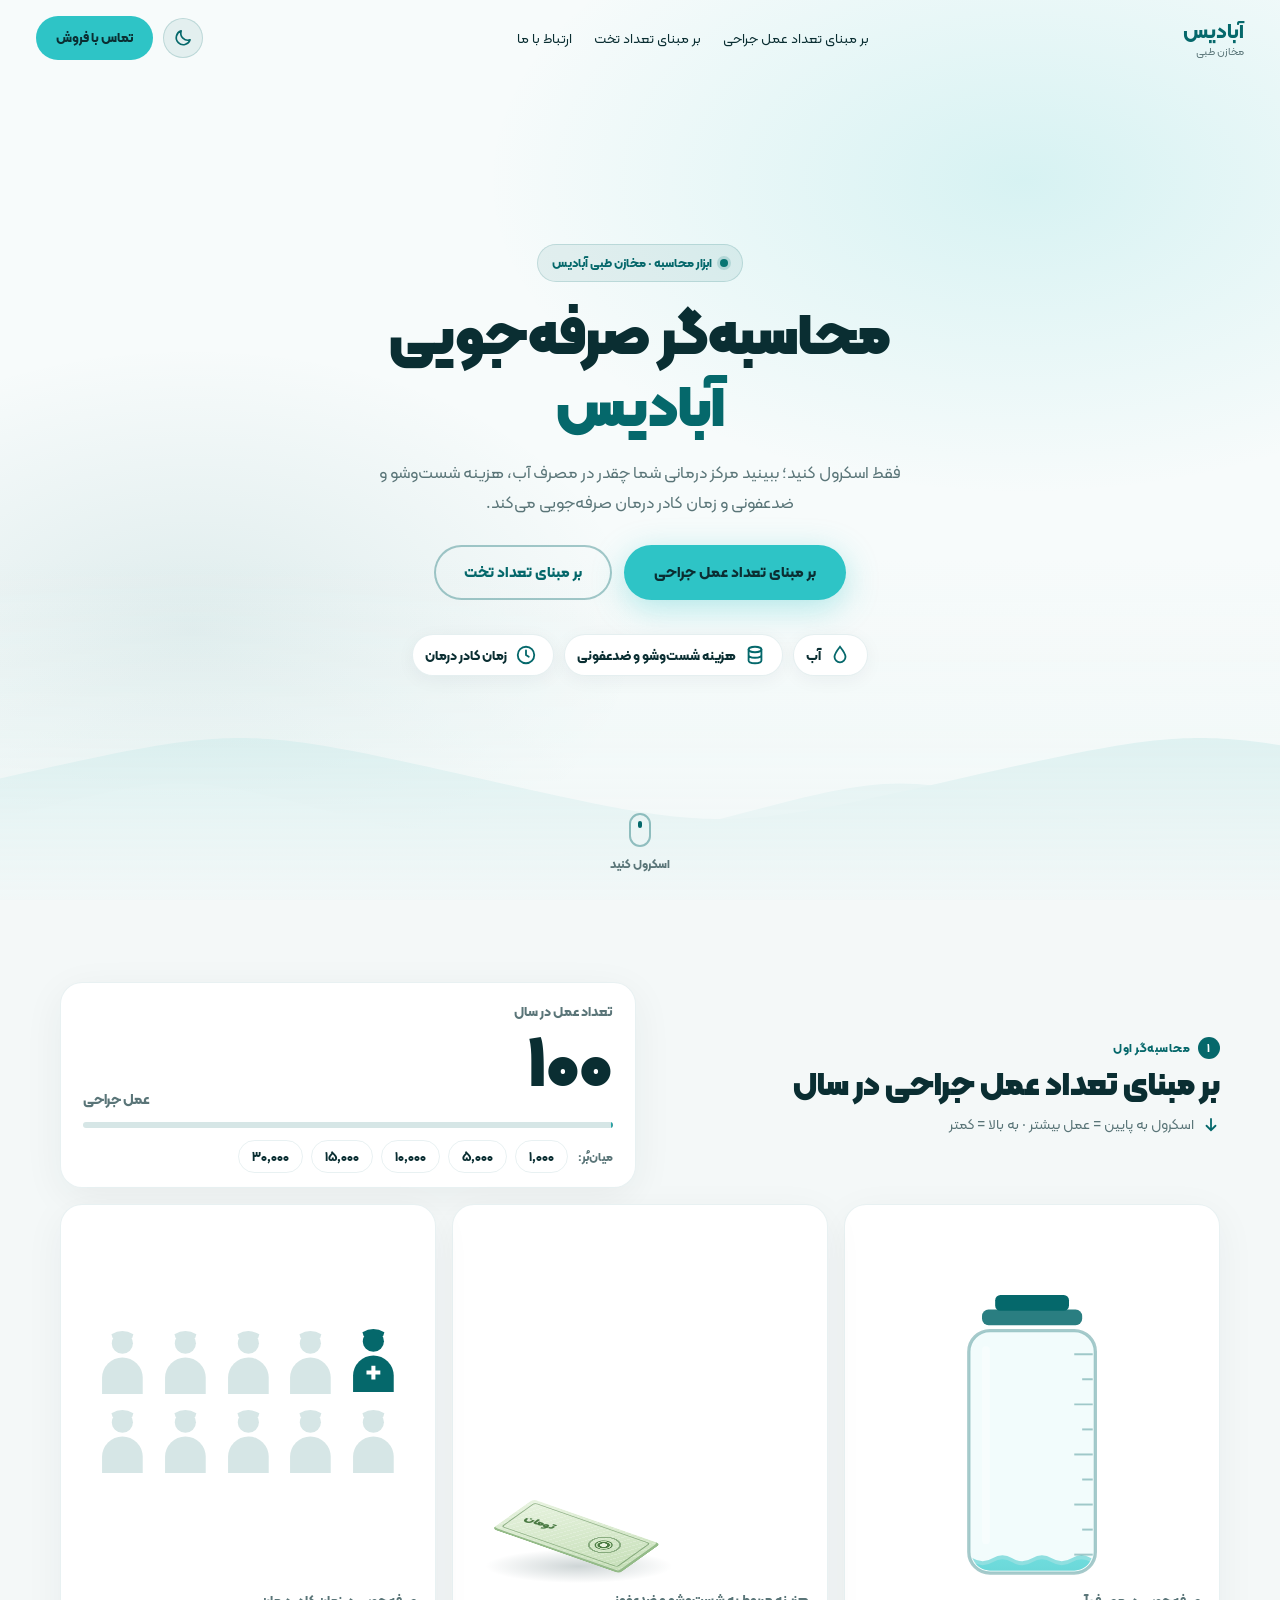
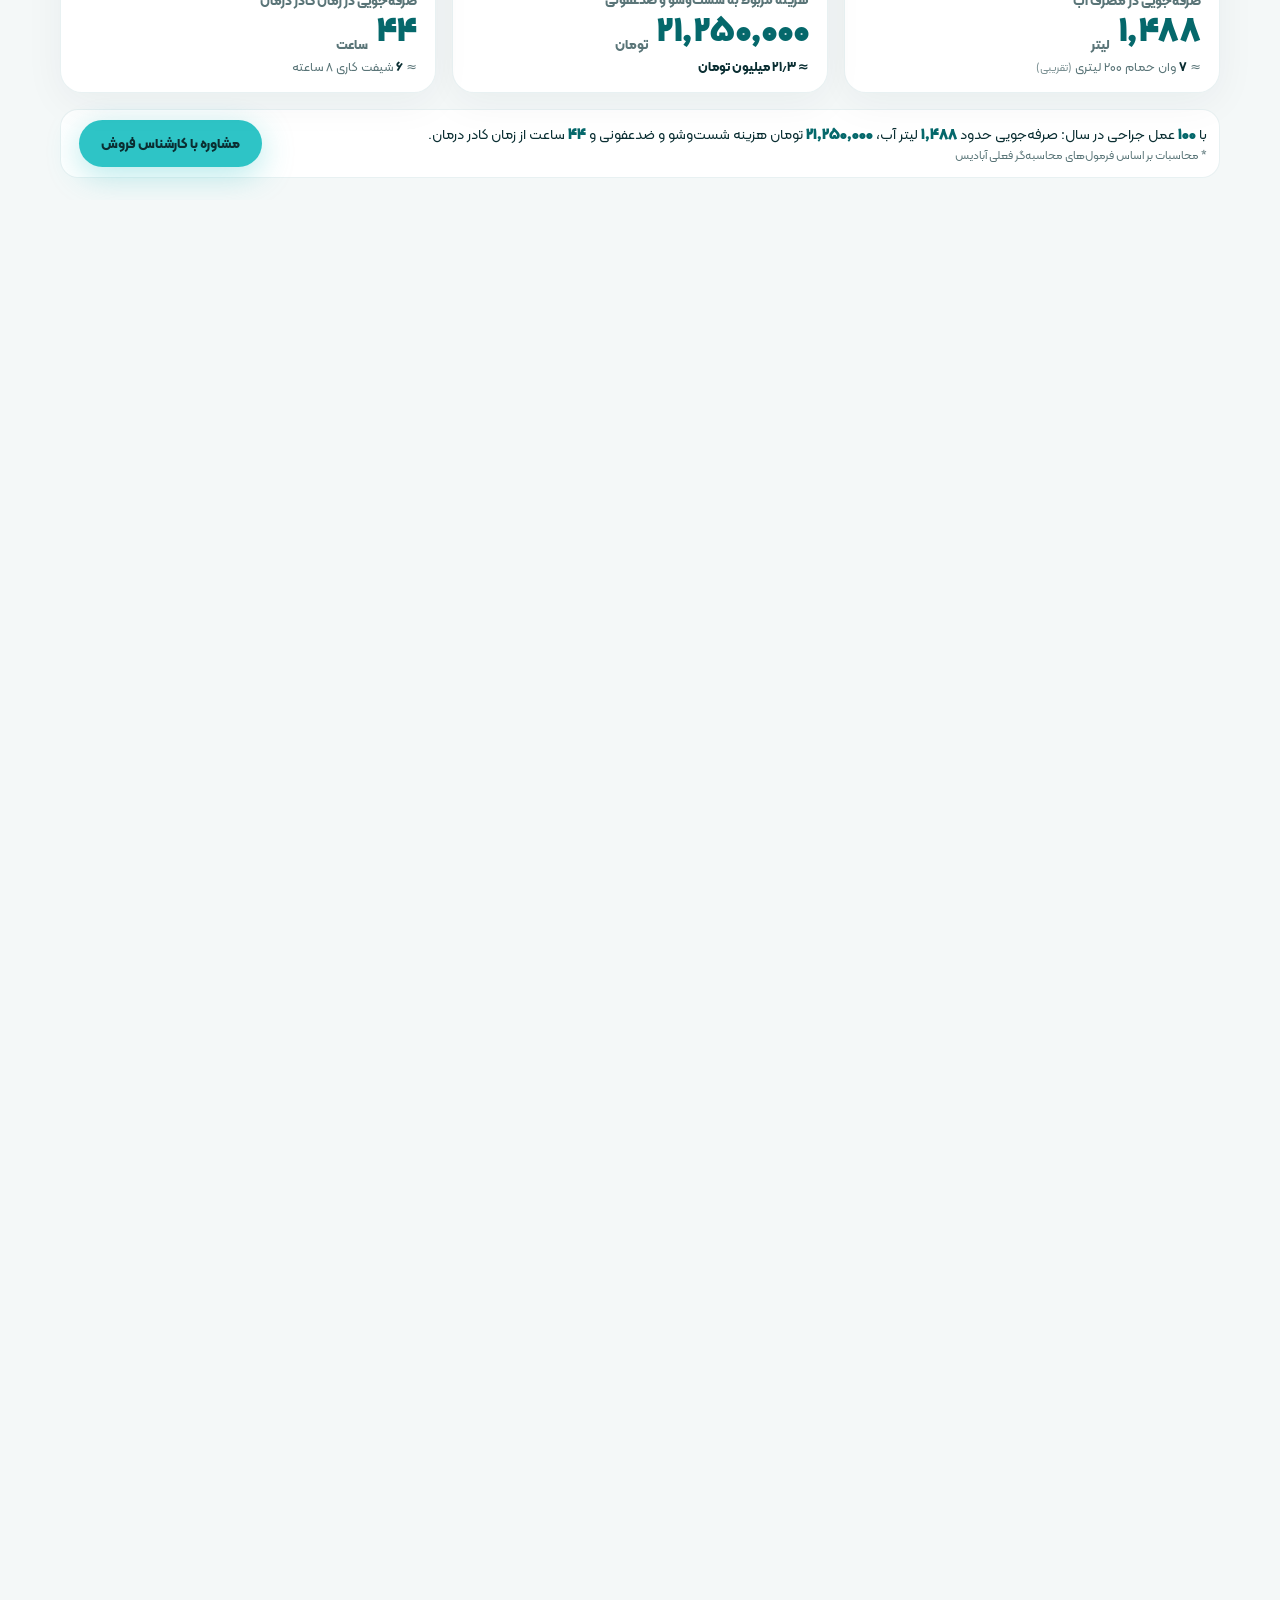
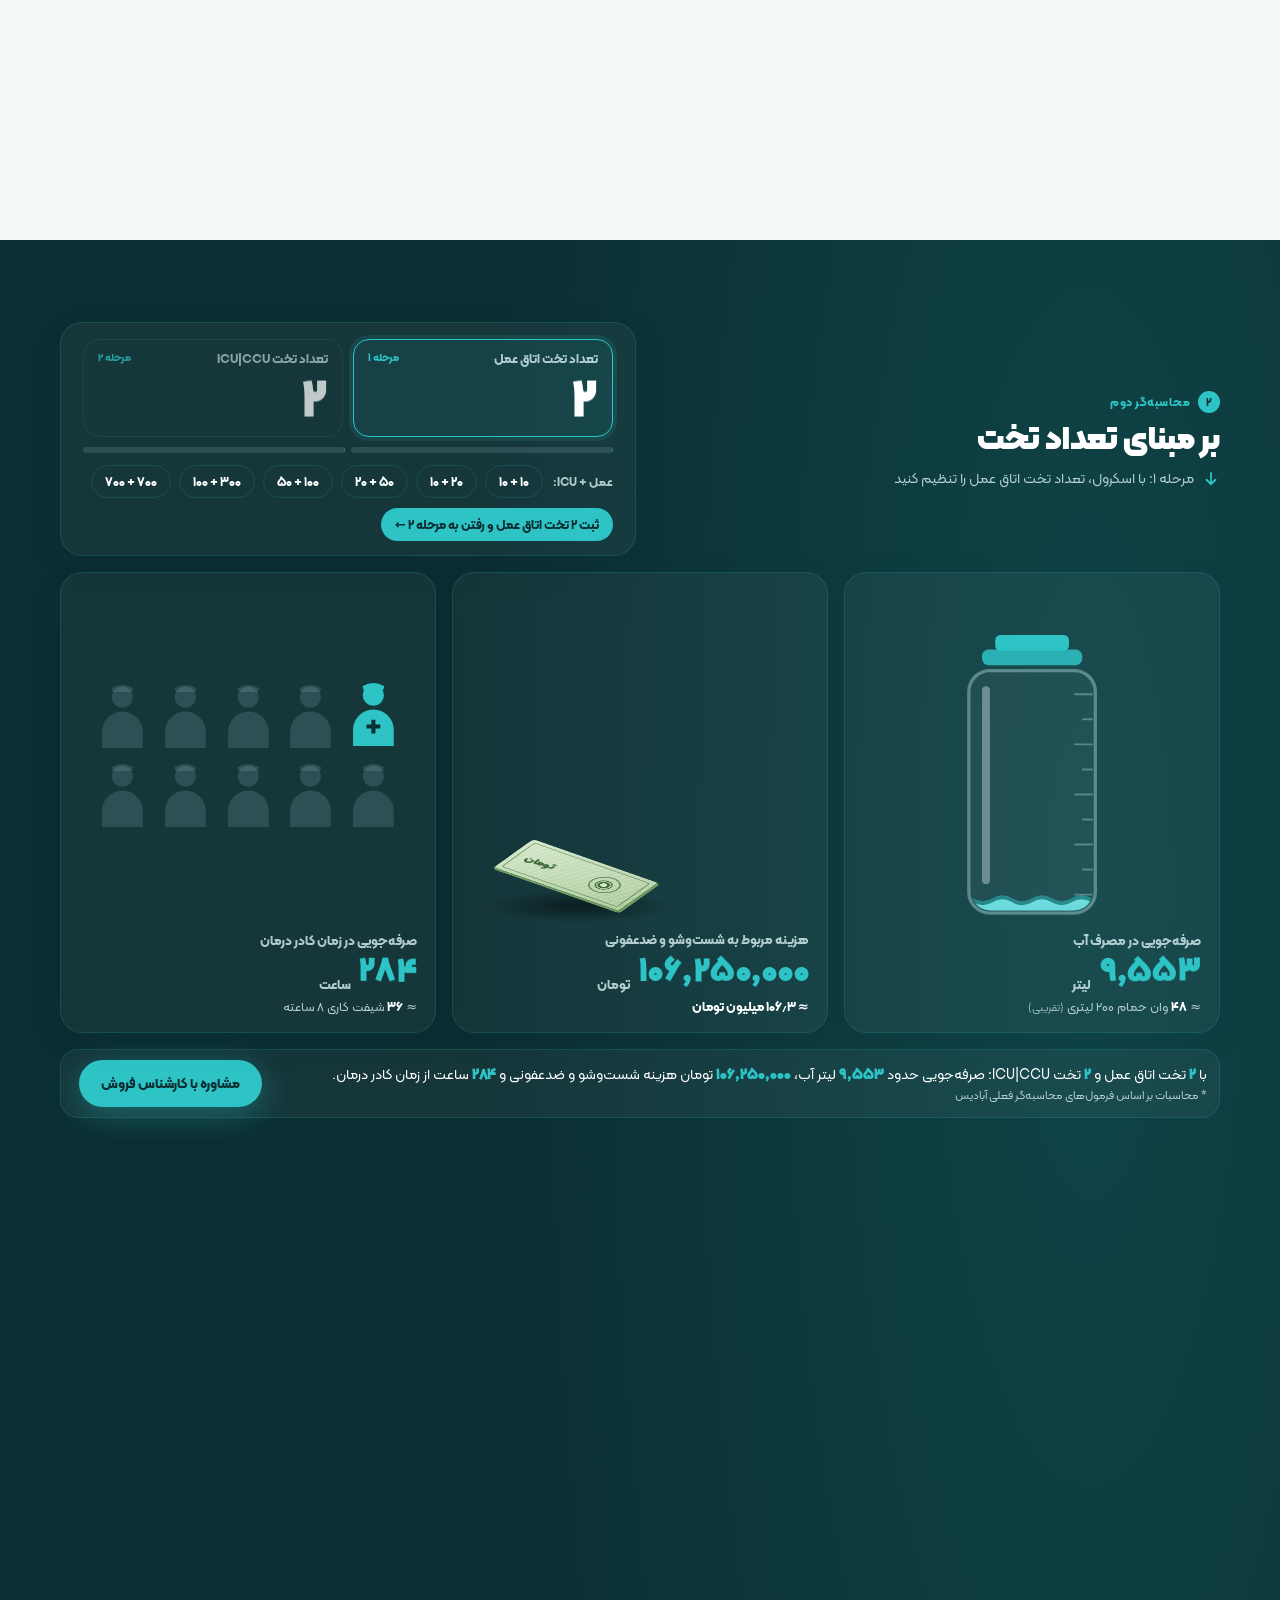
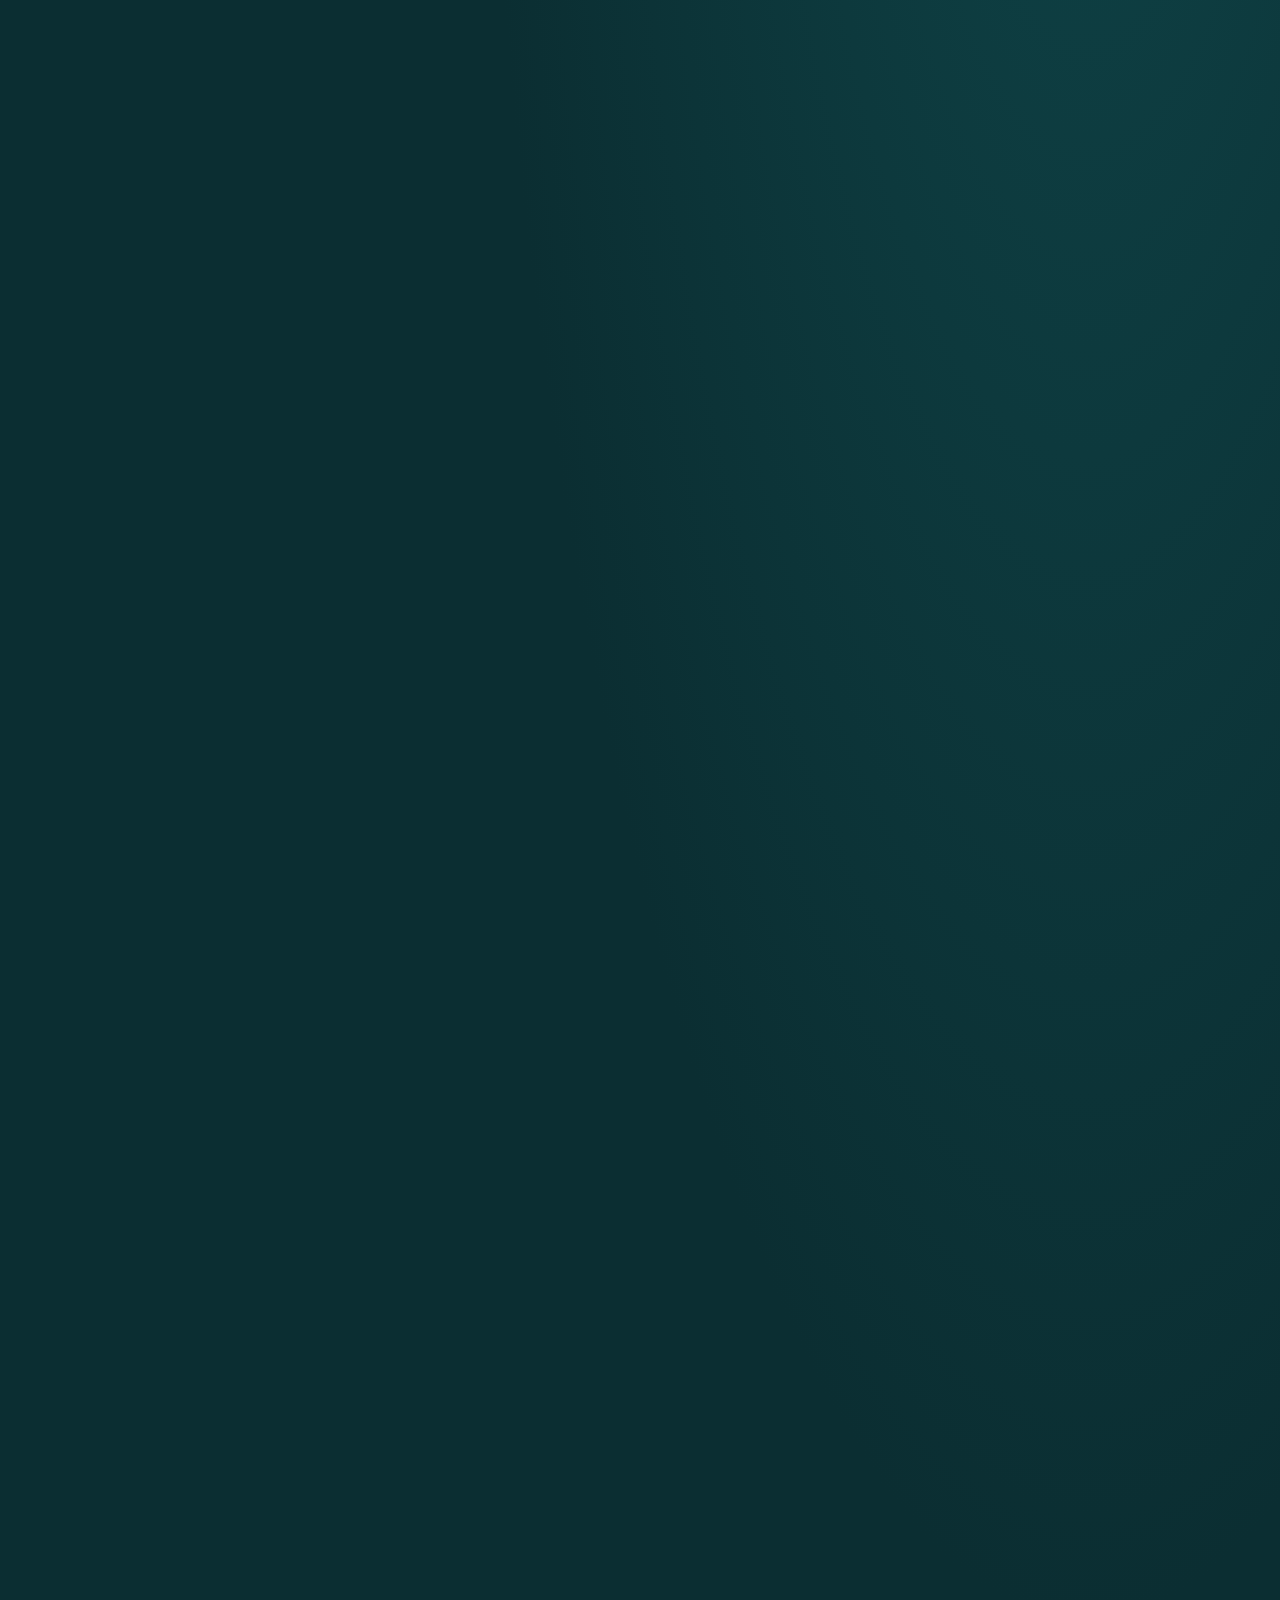
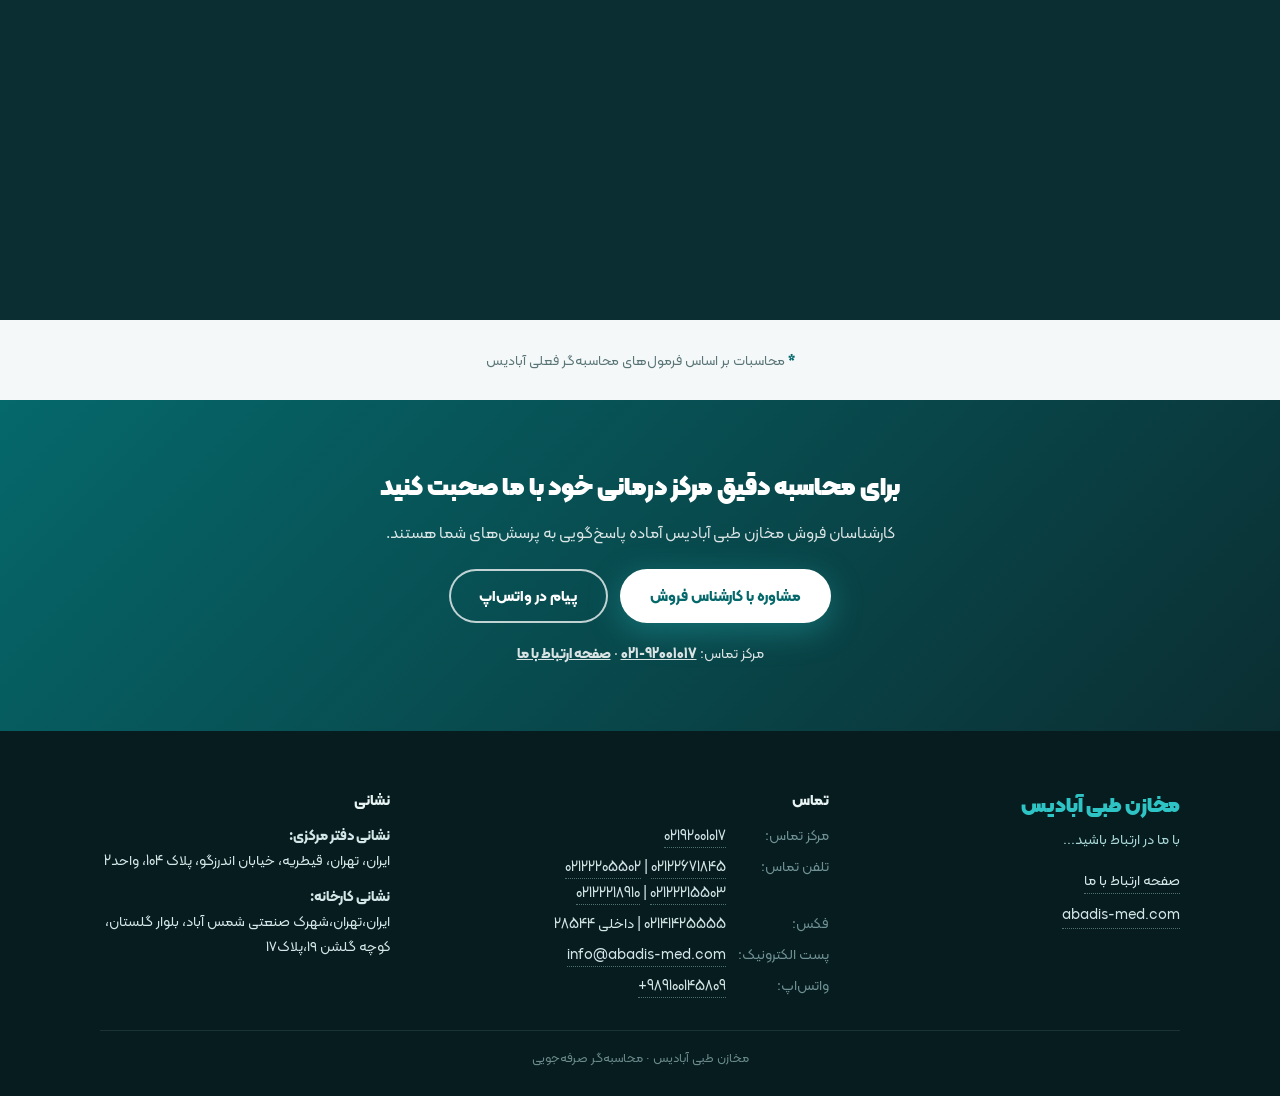
<file: index.html>
<!DOCTYPE html>
<html lang="fa" dir="rtl">
<head>
  <meta charset="UTF-8" />
  <meta name="viewport" content="width=device-width, initial-scale=1, viewport-fit=cover" />
  <title>محاسبه‌گر صرفه‌جویی — مخازن طبی آبادیس</title>
  <meta name="description" content="محاسبه‌گر صرفه‌جویی آبادیس: با اسکرول، صرفه‌جویی در مصرف آب، هزینه شست‌وشو و ضدعفونی و زمان کادر درمان را ببینید." />
  <meta name="theme-color" content="#e8f3f3" />
  <script>
    /* set theme before first paint: saved choice, else system preference */
    (function () {
      var t = null;
      try { t = localStorage.getItem('abadis-theme'); } catch (e) {}
      if (t !== 'dark' && t !== 'light') t = (window.matchMedia && matchMedia('(prefers-color-scheme: dark)').matches) ? 'dark' : 'light';
      document.documentElement.setAttribute('data-theme', t);
    })();
  </script>
  <link rel="icon" type="image/png" sizes="32x32" href="./img/favicon-32.png" />
  <link rel="preload" href="./fonts/KalamehWeb-FaNum-Regular.woff2" as="font" type="font/woff2" crossorigin />
  <link rel="preload" href="./fonts/KalamehWeb-FaNum-Black.woff2" as="font" type="font/woff2" crossorigin />
  <style>
    @font-face { font-family: "Kalameh"; src: url("./fonts/KalamehWeb-FaNum-Regular.woff2") format("woff2"); font-weight: 400 600; font-display: swap; }
    @font-face { font-family: "Kalameh"; src: url("./fonts/KalamehWeb-FaNum-Bold.woff2") format("woff2"); font-weight: 700 800; font-display: swap; }
    @font-face { font-family: "Kalameh"; src: url("./fonts/KalamehWeb-FaNum-Black.woff2") format("woff2"); font-weight: 900; font-display: swap; }

    /* ======== template base (from abadis template) ======== */
    :root {
      --teal: #05686b;
      --teal-dark: #0b2e32;
      --accent: #2ec4c6;
      --ink: #0a2e32;
      --muted: #5a7578;
      --bg: #f4f8f8;
      --font: "Kalameh", Tahoma, system-ui, sans-serif;
    }
    * { box-sizing: border-box; margin: 0; padding: 0; }
    html { scroll-behavior: smooth; }
    body { font-family: var(--font); color: var(--ink); line-height: 1.75; background: #0b2e32; }

    .header {
      position: fixed; top: 0; left: 0; right: 0; z-index: 100;
      display: flex; align-items: center; justify-content: space-between;
      padding: 16px 36px;
      transition: background .35s, backdrop-filter .35s, box-shadow .35s;
    }
    .header.scrolled {
      background: rgba(11, 46, 50, 0.94);
      backdrop-filter: blur(14px); -webkit-backdrop-filter: blur(14px);
      box-shadow: 0 4px 24px rgba(11,46,50,0.12);
    }
    .logo { color: var(--teal); font-weight: 800; font-size: 1.3rem; transition: color .3s; text-decoration: none; line-height: 1.3; }
    .logo span { display: block; font-size: 0.68rem; font-weight: 500; color: var(--muted); transition: color .3s; }
    .nav { display: flex; gap: 22px; }
    .nav a { color: var(--ink); font-size: 0.86rem; font-weight: 500; text-decoration: none; transition: color .2s; }
    .nav a:hover { color: var(--teal); }
    .header.scrolled .logo { color: #2ec4c6; }
    .header.scrolled .logo span { color: rgba(168,213,214,0.7); }
    .header.scrolled .nav a { color: rgba(255,255,255,0.85); }
    .header.scrolled .nav a:hover { color: #2ec4c6; }
    .header-cta {
      text-decoration: none; display: inline-block;
      background: #2ec4c6; color: #0b2e32;
      padding: 10px 20px; border-radius: 999px;
      font-weight: 700; font-size: 0.84rem; border: none; cursor: pointer; font-family: inherit;
    }
    .header-actions { display: flex; align-items: center; gap: 10px; }
    .theme-toggle {
      position: relative; width: 40px; height: 40px; border-radius: 50%; flex: none;
      display: grid; place-items: center; cursor: pointer; font-family: inherit;
      background: rgba(5,104,107,0.08); color: var(--teal);
      border: 1px solid rgba(5,104,107,0.18);
      transition: background .3s, color .3s, border-color .3s, transform .2s;
    }
    .theme-toggle:hover { transform: translateY(-1px); border-color: var(--teal); }
    .theme-toggle:focus-visible { outline: 2px solid var(--accent); outline-offset: 3px; }
    .theme-toggle svg { position: absolute; width: 20px; height: 20px; transition: transform .45s cubic-bezier(.3,1.4,.5,1), opacity .3s; }
    .theme-toggle .i-sun { opacity: 0; transform: rotate(-90deg) scale(.5); }
    .theme-toggle .i-moon { opacity: 1; transform: none; }
    [data-theme="dark"] .theme-toggle .i-sun { opacity: 1; transform: none; }
    [data-theme="dark"] .theme-toggle .i-moon { opacity: 0; transform: rotate(90deg) scale(.5); }
    .header.scrolled .theme-toggle, [data-theme="dark"] .theme-toggle { background: rgba(46,196,198,0.10); color: #2ec4c6; border-color: rgba(46,196,198,0.28); }
    .header.scrolled .theme-toggle:hover, [data-theme="dark"] .theme-toggle:hover { border-color: #2ec4c6; }

    @media (max-width: 860px) {
      .nav { display: none; }
      .header { padding: 10px 16px; }
      .header-cta { padding: 8px 16px; font-size: .8rem; }
      .theme-toggle { width: 36px; height: 36px; }
      .theme-toggle svg { width: 18px; height: 18px; }
      .header-actions { gap: 8px; }
    }

    .hero {
      position: relative; min-height: 100vh; min-height: 100svh;
      display: flex; align-items: center; justify-content: center;
      overflow: hidden; background: #f7fbfb;
    }
    .hero-art {
      position: absolute; inset: 0; z-index: 0; pointer-events: none;
      background:
        radial-gradient(60% 50% at 80% 20%, rgba(46,196,198,0.16), transparent 70%),
        radial-gradient(50% 45% at 15% 70%, rgba(5,104,107,0.10), transparent 70%),
        #f7fbfb;
    }
    .hero-waves { position: absolute; left: 0; right: 0; bottom: 0; height: 30%; z-index: 0; pointer-events: none; }
    .hero-waves > div { position: absolute; inset: 0; background-repeat: repeat-x; background-position: 0 100%; }
    .hero-waves .w1 { background-image: url("data:image/svg+xml,%3Csvg xmlns='http://www.w3.org/2000/svg' viewBox='0 0 720 200' preserveAspectRatio='none'%3E%3Cpath d='M0 140 C 180 105 180 105 360 140 S 540 175 720 140 V200 H0Z' fill='%23d7efef'/%3E%3C/svg%3E"); background-size: 720px 100%; animation: drift1 22s linear infinite; opacity: .8; }
    .hero-waves .w2 { background-image: url("data:image/svg+xml,%3Csvg xmlns='http://www.w3.org/2000/svg' viewBox='0 0 960 200' preserveAspectRatio='none'%3E%3Cpath d='M0 110 C 240 70 240 70 480 110 S 720 150 960 110 V200 H0Z' fill='%23bfe6e6'/%3E%3C/svg%3E"); background-size: 960px 100%; animation: drift2 34s linear infinite; opacity: .55; }
    @keyframes drift1 { to { background-position: 720px 100%; } }
    @keyframes drift2 { to { background-position: -960px 100%; } }
    .hero-overlay {
      position: absolute; inset: 0; z-index: 1; pointer-events: none;
      background: linear-gradient(180deg, transparent 62%, rgba(236,246,245,0.35) 82%, rgba(244,248,248,0.92) 100%);
    }
    .hero-content { position: relative; z-index: 2; text-align: center; padding: 120px 24px 100px; max-width: 820px; }
    .hero-campaign {
      display: inline-flex; align-items: center; gap: 8px;
      background: rgba(5,104,107,0.08); color: var(--teal);
      border: 1px solid rgba(5,104,107,0.16);
      padding: 7px 14px; border-radius: 999px; font-size: 0.78rem; font-weight: 700; margin-bottom: 16px;
    }
    .hero-campaign::before { content: ""; width: 8px; height: 8px; border-radius: 50%; background: #087673; box-shadow: 0 0 0 3px rgba(8,118,115,0.18); }
    .hero-content h1 { font-size: clamp(2.1rem, 5.5vw, 3.6rem); font-weight: 900; line-height: 1.25; color: var(--ink); margin-bottom: 16px; }
    .hero-content h1 em { font-style: normal; color: var(--teal); }
    .hero-content p { color: var(--muted); font-size: 1.05rem; margin-bottom: 28px; max-width: 560px; margin-inline: auto; }
    .hero-btn {
      display: inline-flex; align-items: center; gap: 8px; text-decoration: none; background: #2ec4c6; color: #0b2e32;
      padding: 14px 30px; border-radius: 999px; font-weight: 800; font-size: 0.95rem; border: none; cursor: pointer; font-family: inherit;
      box-shadow: 0 8px 32px rgba(46,196,198,0.35); transition: transform .3s, box-shadow .3s;
    }
    .hero-btn:hover { transform: translateY(-3px); box-shadow: 0 14px 40px rgba(46,196,198,0.5); }
    .hero-btn--ghost { background: transparent; color: var(--teal); box-shadow: inset 0 0 0 2px rgba(5,104,107,.35); }
    .hero-btn--ghost:hover { box-shadow: inset 0 0 0 2px var(--teal); }
    .hero-actions { display: flex; gap: 12px; justify-content: center; flex-wrap: wrap; }
    .hero-pills { display: flex; gap: 10px; justify-content: center; flex-wrap: wrap; margin-top: 34px; }
    .hero-pill { display: inline-flex; align-items: center; gap: 8px; background: #fff; border: 1px solid rgba(5,104,107,0.1); box-shadow: 0 4px 18px rgba(11,46,50,.05); border-radius: 999px; padding: 8px 16px 8px 12px; font-size: .86rem; font-weight: 700; color: var(--ink); }
    .hero-pill svg { width: 22px; height: 22px; color: var(--teal); }
    .scroll-cue { position: absolute; bottom: 26px; left: 50%; transform: translateX(-50%); z-index: 2; color: var(--muted); font-size: .76rem; font-weight: 700; display: flex; flex-direction: column; align-items: center; gap: 6px; }
    .scroll-cue i { width: 22px; height: 34px; border: 2px solid rgba(5,104,107,.4); border-radius: 12px; position: relative; }
    .scroll-cue i::after { content: ""; position: absolute; top: 6px; left: 50%; width: 4px; height: 7px; margin-left: -2px; background: var(--teal); border-radius: 2px; animation: cue 1.8s ease-in-out infinite; }
    @keyframes cue { 0% { transform: translateY(0); opacity: 1; } 70% { transform: translateY(10px); opacity: 0; } 100% { opacity: 0; } }

    .main { background: var(--bg); color: var(--ink); }
    .band { max-width: 1080px; margin: 0 auto; padding: 72px 24px; }
    .band h2 { font-size: clamp(1.45rem, 3vw, 2rem); font-weight: 900; margin-bottom: 10px; }
    .band .sub { color: var(--muted); font-size: 1.02rem; max-width: 640px; margin-bottom: 28px; }
    .features { display: grid; grid-template-columns: repeat(3, 1fr); gap: 14px; }
    @media (max-width: 700px) { .features { grid-template-columns: 1fr; } }
    .feature { background: #fff; border-radius: 18px; padding: 28px 22px; border: 1px solid rgba(5,104,107,0.08); transition: transform .3s, box-shadow .3s; }
    .feature:hover { transform: translateY(-5px); box-shadow: 0 14px 36px rgba(11,46,50,0.1); }
    .feature-num { font-size: 0.72rem; font-weight: 800; color: var(--accent); letter-spacing: 0.1em; margin-bottom: 10px; }
    .feature h3 { font-size: 1.1rem; font-weight: 800; margin-bottom: 8px; }
    .feature p { font-size: 0.92rem; color: var(--muted); }

    .cta-band { background: linear-gradient(135deg, #05686b, #0b2e32); padding: 64px 24px; text-align: center; color: #fff; }
    .cta-band h2 { font-size: 1.6rem; font-weight: 900; margin-bottom: 10px; }
    .cta-band p { opacity: 0.85; margin-bottom: 22px; }
    .cta-band .hero-btn { background: #fff; color: #05686b; }
    .cta-actions { display: flex; gap: 12px; justify-content: center; flex-wrap: wrap; }
    .cta-band .hero-btn--ghost { background: transparent; color: #fff; box-shadow: inset 0 0 0 2px rgba(255,255,255,.75); }
    .cta-band .hero-btn--ghost:hover { background: rgba(255,255,255,.12); }
    .cta-sub { margin: 18px 0 0 !important; font-size: 0.9rem; }
    .cta-sub a { color: #fff; font-weight: 700; }

    footer { background: #071c1e; color: #6a8a8c; text-align: center; padding: 24px; font-size: 0.8rem; }
    footer.site-footer { text-align: right; padding: 56px 24px 26px; font-size: 0.9rem; color: #9fbcbe; }
    .foot-inner { max-width: 1080px; margin: 0 auto; display: grid; grid-template-columns: 1.1fr 1.4fr 1fr; gap: 32px; }
    @media (max-width: 800px) { .foot-inner { grid-template-columns: 1fr; gap: 22px; } }
    .foot-brand strong { display: block; color: #2ec4c6; font-size: 1.3rem; font-weight: 900; }
    .foot-brand span { display: block; color: #a8d5d6; margin-top: 4px; }
    .site-footer h3 { color: #e8f3f3; font-size: 0.95rem; font-weight: 800; margin-bottom: 10px; }
    .site-footer dl { display: grid; grid-template-columns: auto 1fr; gap: 6px 12px; }
    .site-footer dt { color: #6f9194; font-weight: 600; white-space: nowrap; }
    .site-footer dd { color: #d4e7e8; }
    .site-footer a { color: #d4e7e8; text-decoration: none; border-bottom: 1px dotted rgba(168,213,214,.45); }
    .site-footer a:hover { color: #2ec4c6; }
    .site-footer p { color: #d4e7e8; margin-bottom: 10px; }
    .foot-links { display: flex; flex-direction: column; gap: 8px; align-items: flex-start; }
    .foot-copy { max-width: 1080px; margin: 32px auto 0; padding-top: 16px; border-top: 1px solid rgba(168,213,214,.12); font-size: 0.8rem; color: #6a8a8c; text-align: center; }

    /* ======== calculators ======== */
    .calc { position: relative; background: var(--bg); --card: #fff; --card-b: rgba(5,104,107,0.09); --c-ink: var(--ink); --c-muted: var(--muted); --c-val: var(--teal); --c-off: #d6e6e6; }
    :is(.calc--dark, [data-theme="dark"] .calc) { background: radial-gradient(80% 60% at 85% 10%, #0f4448 0%, #0b2e32 60%); --card: rgba(255,255,255,0.045); --card-b: rgba(46,196,198,0.16); --c-ink: #fff; --c-muted: rgba(208,232,233,0.84); --c-val: #2ec4c6; --c-off: rgba(168,213,214,0.16); }
    .calc-track { position: relative; }
    #calc1 .calc-track { height: 460vh; }
    #calc2 .calc-track { height: 720vh; }
    .calc-pin { position: sticky; top: 0; height: 100vh; height: 100svh; overflow: hidden; padding: 82px 28px 22px; color: var(--c-ink); }
    .calc-inner {
      height: 100%; max-width: 1160px; margin: 0 auto;
      display: grid; grid-template-columns: minmax(0, 1fr) minmax(0, 1.05fr); grid-template-rows: auto minmax(0, 1fr) auto;
      grid-template-areas: "head input" "outs outs" "sum sum"; gap: 16px 36px;
    }
    .calc-inner > * { min-width: 0; }
    .calc-head { grid-area: head; align-self: center; }
    .calc-kicker { display: inline-flex; align-items: center; gap: 8px; font-size: .76rem; font-weight: 800; color: var(--c-val); letter-spacing: .04em; margin-bottom: 4px; }
    .calc-kicker b { background: var(--c-val); color: #fff; width: 22px; height: 22px; border-radius: 50%; display: grid; place-items: center; font-size: .72rem; }
    :is(.calc--dark, [data-theme="dark"] .calc) .calc-kicker b { color: #0b2e32; }
    .calc-head h2 { font-size: clamp(1.3rem, 2.6vw, 2rem); font-weight: 900; line-height: 1.35; margin-bottom: 6px; }
    .calc-hint { color: var(--c-muted); font-size: .9rem; display: flex; align-items: center; gap: 8px; }
    .calc-hint svg { width: 18px; height: 18px; flex: none; color: var(--c-val); animation: bob 2.2s ease-in-out infinite; }
    @keyframes bob { 50% { transform: translateY(3px); } }

    .calc-input { grid-area: input; align-self: center; background: var(--card); border: 1px solid var(--card-b); border-radius: 22px; padding: 16px 22px 14px; box-shadow: 0 10px 40px rgba(11,46,50,.06); }
    .in-label { font-size: .86rem; font-weight: 700; color: var(--c-muted); }
    .in-row { display: flex; align-items: baseline; gap: 12px; justify-content: space-between; }
    .in-big { font-size: clamp(2.6rem, 5.4vw, 4.2rem); color: var(--c-ink); }
    .in-unit { font-size: .9rem; color: var(--c-muted); font-weight: 700; }
    .prog { height: 6px; border-radius: 6px; background: var(--c-off); margin: 10px 0 12px; overflow: hidden; position: relative; }
    .prog span { position: absolute; inset: 0; right: 0; transform-origin: right center; transform: scaleX(0); background: linear-gradient(270deg, var(--teal), var(--accent)); border-radius: 6px; }
    .prog--two { display: grid; grid-template-columns: 1fr 1fr; gap: 6px; background: none; }
    .prog--two > div { position: relative; height: 6px; border-radius: 6px; background: var(--c-off); overflow: hidden; }
    .chips { display: flex; gap: 8px; flex-wrap: wrap; align-items: center; }
    .chips-label { font-size: .76rem; color: var(--c-muted); font-weight: 700; margin-left: 2px; }
    .chip { font-family: inherit; font-size: .8rem; font-weight: 700; padding: 5px 13px; border-radius: 999px; cursor: pointer; border: 1px solid var(--card-b); background: transparent; color: var(--c-ink); transition: background .25s, color .25s, border-color .25s, transform .2s; white-space: nowrap; }
    .chip:hover { border-color: var(--accent); transform: translateY(-1px); }
    .chip.on { background: var(--teal); color: #fff; border-color: var(--teal); }
    :is(.calc--dark, [data-theme="dark"] .calc) .chip.on { background: var(--accent); color: #0b2e32; border-color: var(--accent); }

    .beds { display: grid; grid-template-columns: minmax(0, 1fr) minmax(0, 1fr); gap: 10px; }
    .bed { border-radius: 16px; padding: 8px 14px 6px; border: 1.5px solid var(--card-b); transition: border-color .35s, background .35s, box-shadow .35s, opacity .35s; opacity: .74; position: relative; }
    .bed.active { opacity: 1; border-color: var(--accent); background: rgba(46,196,198,0.08); box-shadow: 0 0 0 4px rgba(46,196,198,0.12); }
    .bed .in-label { display: flex; justify-content: space-between; gap: 6px; font-size: .8rem; }
    .bed .step { font-size: .68rem; color: var(--c-val); font-weight: 800; }
    .bed .in-big { font-size: clamp(2rem, 4vw, 3.1rem); }
    .bed.held { opacity: .9; }
    .bed-tag { position: absolute; left: 10px; bottom: 8px; font-size: .66rem; font-weight: 800; color: #0b2e32; background: var(--accent); border-radius: 999px; padding: 1px 8px; opacity: 0; transform: translateY(4px); transition: opacity .3s, transform .3s; }
    .bed.held .bed-tag { opacity: 1; transform: none; }
    .confirm { margin-top: 10px; font-family: inherit; font-weight: 800; font-size: .8rem; border: 0; border-radius: 999px; padding: 6px 14px; cursor: pointer; background: var(--accent); color: #0b2e32; transition: opacity .3s, transform .3s; }
    .confirm[hidden] { display: none; }

    .outs { grid-area: outs; display: grid; grid-template-columns: repeat(3, minmax(0, 1fr)); gap: 16px; min-height: 0; }
    .out { background: var(--card); border: 1px solid var(--card-b); border-radius: 22px; padding: 16px 18px; display: flex; flex-direction: column; min-height: 0; box-shadow: 0 10px 40px rgba(11,46,50,.05); position: relative; overflow: hidden; }
    .out-vis { flex: 1 1 auto; min-height: 90px; display: flex; align-items: flex-end; justify-content: center; position: relative; }
    .out-label { font-size: .84rem; font-weight: 700; color: var(--c-muted); margin-top: 10px; line-height: 1.5; }
    .out-val { display: flex; align-items: baseline; gap: 8px; flex-wrap: wrap; }
    .out-val .odo { font-size: clamp(1.5rem, 2.5vw, 2.15rem); color: var(--c-val); }
    .out-unit { font-size: .85rem; font-weight: 700; color: var(--c-muted); }
    .out-sub { font-size: .8rem; color: var(--c-muted); min-height: 1.5em; line-height: 1.5; }
    .out-sub b { color: var(--c-ink); font-weight: 800; }
    .approx { font-size: .7rem; opacity: .8; }

    /* water tank */
    .tank { height: 100%; max-height: min(290px, 100%); width: auto; aspect-ratio: 120 / 220; overflow: visible; }
    .tank .glass { fill: rgba(46,196,198,0.06); stroke: rgba(5,104,107,0.35); stroke-width: 2.5; }
    :is(.calc--dark, [data-theme="dark"] .calc) .tank .glass { fill: rgba(255,255,255,0.04); stroke: rgba(168,213,214,0.45); }
    .tank .lid { fill: var(--teal); }
    :is(.calc--dark, [data-theme="dark"] .calc) .tank .lid { fill: var(--accent); }
    .tank .ticks line { stroke: rgba(5,104,107,0.35); stroke-width: 1.5; }
    :is(.calc--dark, [data-theme="dark"] .calc) .tank .ticks line { stroke: rgba(168,213,214,0.4); }
    .tank .water { transition: transform .12s linear; }
    .tank .wave { animation: wave 3.2s linear infinite; }
    .tank .wave2 { animation: wave 5.4s linear infinite reverse; opacity: .5; }
    @keyframes wave { from { transform: translateX(0); } to { transform: translateX(-60px); } }
    .tank .shine { fill: rgba(255,255,255,0.35); }

    /* banknote stacks (stylised, isometric) */
    .money-box { position: relative; width: 300px; height: 195px; }
    .money { position: absolute; left: 50%; top: 50%; width: 232px; height: 150px; transform: translate(-50%, -50%) scale(var(--ms, 1.3)); direction: ltr;
      --paper1: #e8f3e0; --paper2: #c6dfb8; --note-ink: #4a7a43; --note-line: rgba(74,122,67,.55); --note-edge: #94bb88; --strap: #05686b; --shadow: rgba(11,46,50,.20); }
    [data-theme="dark"] .money, .calc--dark .money { --paper1: #d6e9cb; --paper2: #aecb9e; --note-ink: #3c6936; --note-line: rgba(60,105,54,.6); --note-edge: #6f9a62; --strap: #2ec4c6; --shadow: rgba(0,0,0,.5); }
    .stack { position: absolute; width: 120px; height: 150px; bottom: 0; }
    .stack-0 { left: 9px; bottom: 6px; z-index: 2; }
    .stack-1 { left: 102px; bottom: 30px; z-index: 1; }
    .stack-shadow { position: absolute; left: -12px; width: 144px; bottom: -8px; height: 26px; border-radius: 50%; background: radial-gradient(closest-side, var(--shadow), transparent); opacity: 0; transition: opacity .4s; }
    .stack.has .stack-shadow { opacity: 1; }
    .bill { position: absolute; left: 0; width: 120px; height: 56px; opacity: 0; transform: translateY(-22px); transition: opacity .3s, transform .45s cubic-bezier(.3,1.5,.5,1); }
    .bill.on { opacity: 1; transform: none; }
    .note { position: absolute; inset: 0; box-sizing: border-box; border-radius: 5px; overflow: hidden;
      transform: scale(1, .5) rotate(35deg);
      border-right: 3px solid var(--note-edge); border-bottom: 3px solid var(--note-edge);
      background:
        radial-gradient(circle at 73% 50%, transparent 0 11px, var(--note-line) 11.5px 12.5px, transparent 13px),
        repeating-linear-gradient(115deg, rgba(255,255,255,.22) 0 1px, transparent 1px 5px),
        linear-gradient(135deg, var(--paper1), var(--paper2)); }
    .note::before { content: ""; position: absolute; inset: 4px; border: 1.2px solid var(--note-line); border-radius: 3px; }
    .note i { position: absolute; left: calc(73% - 7px); top: calc(50% - 7px); width: 14px; height: 14px; border-radius: 50%;
      background: radial-gradient(circle, var(--paper1) 0 2.5px, var(--note-ink) 3px 4.5px, var(--paper2) 5px 5.8px, var(--note-ink) 6.2px); }
    .note b { position: absolute; left: 12px; top: 50%; transform: translateY(-50%); font-size: 11px; font-weight: 900; line-height: 1; color: var(--note-ink); direction: rtl; }
    .note u { position: absolute; top: 0; bottom: 0; left: 48%; width: 15px; background: var(--strap); box-shadow: inset 1px 0 0 rgba(255,255,255,.25), inset -1px 0 0 rgba(0,0,0,.15); }
    .money-read { font-size: .82rem; font-weight: 800; color: var(--c-ink); }

    /* staff people */
    .people { display: grid; grid-template-columns: repeat(5, 1fr); gap: 10px 14px; width: 100%; max-width: 300px; align-self: center; }
    .person { width: 100%; height: auto; max-height: 76px; color: var(--c-off); transition: color .4s, transform .4s; }
    .person.on { color: var(--teal); transform: translateY(-2px); }
    :is(.calc--dark, [data-theme="dark"] .calc) .person.on { color: var(--accent); }
    .person { --xfill: #fff; --xop: 0; }
    :is(.calc--dark, [data-theme="dark"] .calc) .person { --xfill: #0b2e32; }
    .person.on { --xop: 1; }

    .calc-sum { grid-area: sum; display: flex; align-items: center; gap: 16px; justify-content: space-between; background: var(--card); border: 1px solid var(--card-b); border-radius: 18px; padding: 10px 12px 10px 18px; transition: box-shadow .4s, border-color .4s; }
    .calc-sum.end { border-color: var(--accent); box-shadow: 0 0 0 4px rgba(46,196,198,.14); }
    .sum-text { font-size: .9rem; color: var(--c-ink); line-height: 1.6; }
    .sum-text b { color: var(--c-val); font-weight: 900; }
    .sum-note { display: block; font-size: .72rem; color: var(--c-muted); }
    .calc-sum .hero-btn { padding: 11px 22px; font-size: .88rem; white-space: nowrap; flex: none; }

    /* odometer */
    /* Kalameh FaNum Black: hhea ascent 1.2 / descent .5; digit ink spans -.044em..+.796em, advances .26em-.77em.
       A 1.2em cell puts the baseline at .95em, leaving >=.15em above the tallest digit (۵) and ~.2em below the deepest (۶),
       so a neighbouring digit can never enter the cell. Column width follows each digit's real advance (set in JS). */
    .odo { --cell: 1.2em; display: inline-flex; direction: ltr; unicode-bidi: isolate; line-height: var(--cell); height: var(--cell); font-weight: 900; vertical-align: bottom; }
    .odo-col { display: inline-block; position: relative; width: .62em; height: var(--cell); text-align: center; transition: width .55s cubic-bezier(.2,.75,.25,1), opacity .35s; }
    /* clipping window: exactly one cell tall, a bit wider than the column so wide digits (۵ ۳) never get side-clipped while rolling */
    .odo-win { position: absolute; top: 0; bottom: 0; left: -.26em; right: -.26em; overflow: hidden; }
    .odo-col.off { opacity: 0; }
    .odo-strip { display: block; transition: transform .55s cubic-bezier(.2,.75,.25,1); will-change: transform; }
    .odo-strip span { display: block; height: var(--cell); line-height: var(--cell); white-space: nowrap; }
    .odo-sep { display: inline-block; width: .34em; height: var(--cell); line-height: var(--cell); text-align: center; overflow: hidden; transition: width .35s, opacity .35s; }
    .odo-sep.off { width: 0; opacity: 0; }
    .no-anim .odo-strip, .no-anim .odo-col, .no-anim .odo-sep, .no-anim .bill, .no-anim .person { transition: none !important; }

    .foot-note { text-align: center; color: var(--muted); font-size: .86rem; padding: 28px 24px; background: var(--bg); }
    .foot-note b { color: var(--teal); }

    .sr-only { position: absolute; width: 1px; height: 1px; overflow: hidden; clip: rect(0 0 0 0); white-space: nowrap; }

    /* ---- tablet / mobile ---- */
    @media (max-width: 860px) {
      .calc-pin { padding: 62px 14px 12px; }
      .calc-inner { grid-template-columns: minmax(0, 1fr); grid-template-rows: auto auto minmax(0, 1fr) auto; grid-template-areas: "head" "input" "outs" "sum"; gap: 8px; }
      .calc-kicker { display: none; }
      .calc-head h2 { font-size: 1.12rem; margin-bottom: 0; }
      .calc-hint { font-size: .74rem; }
      .calc-hint svg { width: 14px; height: 14px; }
      .calc-input { padding: 8px 14px 10px; border-radius: 18px; }
      .in-big { font-size: 2.5rem; }
      .in-label { font-size: .78rem; }
      .prog { margin: 6px 0 8px; height: 5px; }
      .chips { flex-wrap: nowrap; overflow-x: auto; scrollbar-width: none; margin: 0 -4px; padding: 0 4px 2px; }
      .chips::-webkit-scrollbar { display: none; }
      .chips-label { display: none; }
      .chip { font-size: .74rem; padding: 4px 11px; }
      .bed { padding: 4px 10px 4px; border-radius: 14px; }
      .bed .in-big { font-size: 1.9rem; }
      .bed .in-label { font-size: .7rem; }
      .confirm { margin-top: 6px; font-size: .74rem; padding: 4px 12px; }
      .outs { grid-template-columns: minmax(0, 1fr); gap: 8px; }
      .out { display: grid; grid-template-columns: 1fr 88px; grid-template-rows: auto auto auto; column-gap: 12px; padding: 8px 14px; border-radius: 16px; }
      .out-vis { grid-column: 2; grid-row: 1 / span 3; min-height: 0; height: 100%; max-height: 112px; align-items: center; }
      .out-label { grid-column: 1; margin-top: 0; font-size: .74rem; }
      .out-val { grid-column: 1; }
      .out-val .odo { font-size: 1.4rem; }
      .out-unit { font-size: .74rem; }
      .out-sub { grid-column: 1; font-size: .72rem; min-height: 0; }
      .tank { max-height: 100px; }
      .money-box { width: 88px; height: 60px; }
      .money { --ms: .38; }
      .people { grid-template-columns: repeat(5, 1fr); gap: 3px; max-width: 76px; }
      .money-read { font-size: .72rem; }
      .calc-sum { padding: 8px 8px 8px 12px; gap: 8px; border-radius: 14px; }
      .sum-text { font-size: .72rem; line-height: 1.55; }
      .sum-note { display: none; }
      .calc-sum .hero-btn { padding: 9px 12px; font-size: .74rem; }
    }
    @media (max-width: 860px) and (max-height: 700px) {
      .calc-hint { display: none; }
      .in-big { font-size: 2rem; }
      .bed .in-big { font-size: 1.6rem; }
      .out-sub { display: none; }
      .tank { max-height: 72px; }
    }
    @media (min-width: 861px) and (max-height: 760px) {
      .calc-pin { padding-top: 72px; }
      .in-big { font-size: 3rem; }
      .tank { max-height: min(170px, 100%); }
      .money-box { width: 240px; height: 156px; }
      .money { --ms: 1.04; }
      .out { padding: 12px 16px; }
    }


    /* ======== night mode ======== */
    :root { color-scheme: light; }
    [data-theme="dark"] { color-scheme: dark; --ink: #e6f3f3; --muted: #9dbdbf; --bg: #071d20; }
    [data-theme="dark"] body { background: #071d20; color: var(--ink); }
    [data-theme="dark"] .logo { color: #2ec4c6; }
    [data-theme="dark"] .logo span { color: rgba(168,213,214,0.7); }
    [data-theme="dark"] .nav a { color: rgba(230,243,243,0.86); }
    [data-theme="dark"] .nav a:hover { color: #2ec4c6; }
    [data-theme="dark"] .header.scrolled { background: rgba(5,22,24,0.92); box-shadow: 0 4px 24px rgba(0,0,0,0.35); }
    [data-theme="dark"] .hero { background: #071d20; }
    [data-theme="dark"] .hero-art {
      background:
        radial-gradient(60% 50% at 80% 20%, rgba(46,196,198,0.14), transparent 70%),
        radial-gradient(50% 45% at 15% 70%, rgba(5,104,107,0.22), transparent 70%),
        #071d20;
    }
    [data-theme="dark"] .hero-waves .w1 { background-image: url("data:image/svg+xml,%3Csvg xmlns='http://www.w3.org/2000/svg' viewBox='0 0 720 200' preserveAspectRatio='none'%3E%3Cpath d='M0 140 C 180 105 180 105 360 140 S 540 175 720 140 V200 H0Z' fill='%230f3a3e'/%3E%3C/svg%3E"); opacity: .9; }
    [data-theme="dark"] .hero-waves .w2 { background-image: url("data:image/svg+xml,%3Csvg xmlns='http://www.w3.org/2000/svg' viewBox='0 0 960 200' preserveAspectRatio='none'%3E%3Cpath d='M0 110 C 240 70 240 70 480 110 S 720 150 960 110 V200 H0Z' fill='%23145257'/%3E%3C/svg%3E"); opacity: .6; }
    [data-theme="dark"] .hero-overlay { background: linear-gradient(180deg, transparent 62%, rgba(7,29,32,0.35) 82%, rgba(7,29,32,0.92) 100%); }
    [data-theme="dark"] .hero-campaign { background: rgba(46,196,198,0.10); color: #2ec4c6; border-color: rgba(46,196,198,0.26); }
    [data-theme="dark"] .hero-campaign::before { background: #2ec4c6; box-shadow: 0 0 0 3px rgba(46,196,198,0.2); }
    [data-theme="dark"] .hero-content h1 { color: #fff; }
    [data-theme="dark"] .hero-content h1 em { color: #2ec4c6; }
    [data-theme="dark"] .hero-btn--ghost { color: #2ec4c6; box-shadow: inset 0 0 0 2px rgba(46,196,198,.45); }
    [data-theme="dark"] .hero-btn--ghost:hover { box-shadow: inset 0 0 0 2px #2ec4c6; }
    [data-theme="dark"] .hero-pill { background: #0e2c30; border-color: rgba(46,196,198,0.16); color: var(--ink); box-shadow: 0 4px 18px rgba(0,0,0,.25); }
    [data-theme="dark"] .hero-pill svg { color: #2ec4c6; }
    [data-theme="dark"] .scroll-cue i { border-color: rgba(46,196,198,.45); }
    [data-theme="dark"] .scroll-cue i::after { background: #2ec4c6; }
    [data-theme="dark"] .feature { background: #0d2a2e; border-color: rgba(46,196,198,0.12); }
    [data-theme="dark"] .feature:hover { box-shadow: 0 14px 36px rgba(0,0,0,0.35); }
    [data-theme="dark"] #calc1 { background: radial-gradient(80% 60% at 15% 10%, #0c3236 0%, #071d20 62%); }
    [data-theme="dark"] .calc { --card: rgba(255,255,255,0.05); }
    [data-theme="dark"] .out, [data-theme="dark"] .calc-input { box-shadow: 0 10px 40px rgba(0,0,0,.25); }
    [data-theme="dark"] .tank .shine { fill: rgba(255,255,255,0.18); }
    [data-theme="dark"] .foot-note { background: #071d20; color: var(--muted); }
    [data-theme="dark"] .foot-note b { color: #2ec4c6; }
    [data-theme="dark"] .cta-band { background: linear-gradient(135deg, #0a4a4d, #082427); border-top: 1px solid rgba(46,196,198,0.14); }
    [data-theme="dark"] .cta-band .hero-btn:not(.hero-btn--ghost) { background: #2ec4c6; color: #072326; }
    [data-theme="dark"] footer.site-footer { background: #051517; }
    /* smooth palette change only while toggling (keeps odometer transitions intact otherwise) */
    .theme-anim, .theme-anim *, .theme-anim *::before, .theme-anim *::after {
      transition: background-color .45s ease, color .45s ease, border-color .45s ease, fill .45s ease, stroke .45s ease, box-shadow .45s ease, opacity .35s ease, transform .45s cubic-bezier(.3,1.4,.5,1) !important;
    }

    @media (prefers-reduced-motion: reduce) {
      html { scroll-behavior: auto; }
      .hero-waves > div, .scroll-cue i::after, .calc-hint svg, .tank .wave, .tank .wave2 { animation: none !important; }
      .odo-strip, .odo-col, .odo-sep, .bill, .person, .tank .water, .theme-toggle svg { transition: none !important; }
    }
  </style>
</head>
<body>
  <svg width="0" height="0" style="position:absolute" aria-hidden="true">
    <symbol id="i-person" viewBox="0 0 24 34">
      <circle cx="12" cy="8" r="5.2" fill="currentColor"/>
      <path d="M6.6 3.6 Q12 0.4 17.4 3.6 L16.8 5.4 H7.2 Z" fill="currentColor"/>
      <path d="M2 33 V25 a10 10 0 0 1 20 0 V33 Z" fill="currentColor"/>
      <path style="fill: var(--xfill, #fff); opacity: var(--xop, 0); transition: opacity .4s" d="M11 20h2v2.4h2.4v2H13v2.4h-2v-2.4H8.6v-2H11z"/>
    </symbol>
  </svg>

  <header class="header" id="header">
    <a class="logo" href="#top">آبادیس<span>مخازن طبی</span></a>
    <nav class="nav">
      <a href="#calc1">بر مبنای تعداد عمل جراحی</a>
      <a href="#calc2">بر مبنای تعداد تخت</a>
      <a href="#contact">ارتباط با ما</a>
    </nav>
    <div class="header-actions">
      <button class="theme-toggle" id="themeToggle" type="button" aria-label="حالت شب" title="حالت شب" aria-pressed="false">
        <svg class="i-moon" viewBox="0 0 24 24" fill="none" stroke="currentColor" stroke-width="2" stroke-linecap="round" stroke-linejoin="round" aria-hidden="true"><path d="M20.5 14.2A8.5 8.5 0 0 1 9.8 3.5a8.5 8.5 0 1 0 10.7 10.7z"/></svg>
        <svg class="i-sun" viewBox="0 0 24 24" fill="none" stroke="currentColor" stroke-width="2" stroke-linecap="round" aria-hidden="true"><circle cx="12" cy="12" r="4.2"/><path d="M12 2.5v2.2M12 19.3v2.2M2.5 12h2.2M19.3 12h2.2M5.3 5.3l1.6 1.6M17.1 17.1l1.6 1.6M5.3 18.7l1.6-1.6M17.1 6.9l1.6-1.6"/></svg>
      </button>
      <a class="header-cta" href="tel:02192001017">تماس با فروش</a>
    </div>
  </header>

  <section class="hero" id="top" aria-label="محاسبه‌گر صرفه‌جویی آبادیس">
    <div class="hero-art" aria-hidden="true"></div>
    <div class="hero-waves" aria-hidden="true"><div class="w2"></div><div class="w1"></div></div>
    <div class="hero-overlay"></div>
    <div class="hero-content">
      <div class="hero-campaign">ابزار محاسبه · مخازن طبی آبادیس</div>
      <h1>محاسبه‌گر صرفه‌جویی<br><em>آبادیس</em></h1>
      <p>فقط اسکرول کنید؛ ببینید مرکز درمانی شما چقدر در مصرف آب، هزینه شست‌وشو و ضدعفونی و زمان کادر درمان صرفه‌جویی می‌کند.</p>
      <div class="hero-actions">
        <a href="#calc1" class="hero-btn">بر مبنای تعداد عمل جراحی</a>
        <a href="#calc2" class="hero-btn hero-btn--ghost">بر مبنای تعداد تخت</a>
      </div>
      <div class="hero-pills" aria-hidden="true">
        <span class="hero-pill"><svg viewBox="0 0 24 24" fill="none" stroke="currentColor" stroke-width="2" stroke-linecap="round"><path d="M12 3c3.5 4.4 6 7.8 6 11a6 6 0 0 1-12 0c0-3.2 2.5-6.6 6-11z"/></svg>آب</span>
        <span class="hero-pill"><svg viewBox="0 0 24 24" fill="none" stroke="currentColor" stroke-width="2" stroke-linecap="round"><ellipse cx="12" cy="6" rx="7" ry="3"/><path d="M5 6v6c0 1.7 3.1 3 7 3s7-1.3 7-3V6M5 12v6c0 1.7 3.1 3 7 3s7-1.3 7-3v-6"/></svg>هزینه شست‌وشو و ضدعفونی</span>
        <span class="hero-pill"><svg viewBox="0 0 24 24" fill="none" stroke="currentColor" stroke-width="2" stroke-linecap="round"><circle cx="12" cy="12" r="9"/><path d="M12 7v5l3 2"/></svg>زمان کادر درمان</span>
      </div>
    </div>
    <div class="scroll-cue" aria-hidden="true"><i></i>اسکرول کنید</div>
  </section>


  <!-- ============ CALCULATOR 1 ============ -->
  <section class="calc" id="calc1" aria-labelledby="c1-title">
    <div class="calc-track">
      <div class="calc-pin">
        <div class="calc-inner">
          <div class="calc-head">
            <div class="calc-kicker"><b>۱</b>محاسبه‌گر اول</div>
            <h2 id="c1-title">بر مبنای تعداد عمل جراحی در سال</h2>
            <p class="calc-hint"><svg viewBox="0 0 24 24" fill="none" stroke="currentColor" stroke-width="2.4" stroke-linecap="round"><path d="M12 4v15M6 13l6 6 6-6"/></svg>اسکرول به پایین = عمل بیشتر · به بالا = کمتر</p>
          </div>
          <div class="calc-input">
            <div class="in-label">تعداد عمل در سال</div>
            <div class="in-row"><span class="odo in-big" data-odo="n" data-digits="5"></span><span class="in-unit">عمل جراحی</span></div>
            <div class="prog"><span data-prog="n"></span></div>
            <div class="chips" role="group" aria-label="مقادیر آماده">
              <span class="chips-label">میان‌بُر:</span>
              <button class="chip" type="button" data-n="1000">۱٬۰۰۰</button>
              <button class="chip" type="button" data-n="5000">۵٬۰۰۰</button>
              <button class="chip" type="button" data-n="10000">۱۰٬۰۰۰</button>
              <button class="chip" type="button" data-n="15000">۱۵٬۰۰۰</button>
              <button class="chip" type="button" data-n="30000">۳۰٬۰۰۰</button>
            </div>
          </div>
          <div class="outs">
            <div class="out out--water">
              <div class="out-vis" data-vis="tank"></div>
              <div class="out-label">صرفه‌جویی در مصرف آب</div>
              <div class="out-val"><span class="odo" data-odo="water" data-digits="7"></span><span class="out-unit">لیتر</span></div>
              <div class="out-sub" data-sub="tubs"></div>
            </div>
            <div class="out out--money">
              <div class="out-vis" data-vis="money"></div>
              <div class="out-label">هزینه مربوط به شست‌وشو و ضدعفونی</div>
              <div class="out-val"><span class="odo" data-odo="cost" data-digits="13"></span><span class="out-unit">تومان</span></div>
              <div class="out-sub money-read" data-sub="read"></div>
            </div>
            <div class="out out--staff">
              <div class="out-vis" data-vis="people"></div>
              <div class="out-label">صرفه‌جویی در زمان کادر درمان</div>
              <div class="out-val"><span class="odo" data-odo="hours" data-digits="6"></span><span class="out-unit">ساعت</span></div>
              <div class="out-sub" data-sub="shifts"></div>
            </div>
          </div>
          <div class="calc-sum">
            <p class="sum-text" data-sum aria-live="off"></p>
            <a class="hero-btn" href="tel:02192001017">مشاوره با کارشناس فروش</a>
          </div>
        </div>
      </div>
    </div>
  </section>

  <!-- ============ CALCULATOR 2 ============ -->
  <section class="calc calc--dark" id="calc2" aria-labelledby="c2-title">
    <div class="calc-track">
      <div class="calc-pin">
        <div class="calc-inner">
          <div class="calc-head">
            <div class="calc-kicker"><b>۲</b>محاسبه‌گر دوم</div>
            <h2 id="c2-title">بر مبنای تعداد تخت</h2>
            <p class="calc-hint" data-hint><svg viewBox="0 0 24 24" fill="none" stroke="currentColor" stroke-width="2.4" stroke-linecap="round"><path d="M12 4v15M6 13l6 6 6-6"/></svg><span>مرحله ۱: با اسکرول، تعداد تخت اتاق عمل را تنظیم کنید</span></p>
          </div>
          <div class="calc-input">
            <div class="beds">
              <div class="bed" data-bed="a">
                <div class="in-label"><span>تعداد تخت اتاق عمل</span><span class="step">مرحله ۱</span></div>
                <span class="odo in-big" data-odo="a" data-digits="3"></span>
                <span class="bed-tag">ثابت</span>
              </div>
              <div class="bed" data-bed="b">
                <div class="in-label"><span>تعداد تخت ICU|CCU</span><span class="step">مرحله ۲</span></div>
                <span class="odo in-big" data-odo="b" data-digits="3"></span>
              </div>
            </div>
            <div class="prog prog--two"><div><span class="prog-fill" data-prog="a" style="position:absolute;inset:0;transform-origin:right center;transform:scaleX(0);background:linear-gradient(270deg,#05686b,#2ec4c6);border-radius:6px"></span></div><div><span class="prog-fill" data-prog="b" style="position:absolute;inset:0;transform-origin:right center;transform:scaleX(0);background:linear-gradient(270deg,#05686b,#2ec4c6);border-radius:6px"></span></div></div>
            <div class="chips" role="group" aria-label="ترکیب‌های آماده (تخت اتاق عمل + ICU|CCU)">
              <span class="chips-label">عمل + ICU:</span>
              <button class="chip" type="button" data-a="10" data-b="10">۱۰ + ۱۰</button>
              <button class="chip" type="button" data-a="20" data-b="10">۲۰ + ۱۰</button>
              <button class="chip" type="button" data-a="50" data-b="20">۵۰ + ۲۰</button>
              <button class="chip" type="button" data-a="100" data-b="50">۱۰۰ + ۵۰</button>
              <button class="chip" type="button" data-a="300" data-b="100">۳۰۰ + ۱۰۰</button>
              <button class="chip" type="button" data-a="700" data-b="700">۷۰۰ + ۷۰۰</button>
            </div>
            <button class="confirm" type="button" data-confirm hidden>ثبت تخت اتاق عمل و رفتن به مرحله ۲ ←</button>
          </div>
          <div class="outs">
            <div class="out out--water">
              <div class="out-vis" data-vis="tank"></div>
              <div class="out-label">صرفه‌جویی در مصرف آب</div>
              <div class="out-val"><span class="odo" data-odo="water" data-digits="7"></span><span class="out-unit">لیتر</span></div>
              <div class="out-sub" data-sub="tubs"></div>
            </div>
            <div class="out out--money">
              <div class="out-vis" data-vis="money"></div>
              <div class="out-label">هزینه مربوط به شست‌وشو و ضدعفونی</div>
              <div class="out-val"><span class="odo" data-odo="cost" data-digits="11"></span><span class="out-unit">تومان</span></div>
              <div class="out-sub money-read" data-sub="read"></div>
            </div>
            <div class="out out--staff">
              <div class="out-vis" data-vis="people"></div>
              <div class="out-label">صرفه‌جویی در زمان کادر درمان</div>
              <div class="out-val"><span class="odo" data-odo="hours" data-digits="6"></span><span class="out-unit">ساعت</span></div>
              <div class="out-sub" data-sub="shifts"></div>
            </div>
          </div>
          <div class="calc-sum">
            <p class="sum-text" data-sum aria-live="off"></p>
            <a class="hero-btn" href="tel:02192001017">مشاوره با کارشناس فروش</a>
          </div>
        </div>
      </div>
    </div>
  </section>

  <p class="foot-note"><b>*</b> محاسبات بر اساس فرمول‌های محاسبه‌گر فعلی آبادیس</p>

  <section class="cta-band">
    <h2>برای محاسبه دقیق مرکز درمانی خود با ما صحبت کنید</h2>
    <p>کارشناسان فروش مخازن طبی آبادیس آماده پاسخ‌گویی به پرسش‌های شما هستند.</p>
    <div class="cta-actions">
      <a class="hero-btn" href="tel:02192001017">مشاوره با کارشناس فروش</a>
      <a class="hero-btn hero-btn--ghost" href="https://wa.me/989100145809" target="_blank" rel="noopener">پیام در واتس‌اپ</a>
    </div>
    <p class="cta-sub">مرکز تماس: <a href="tel:02192001017" dir="ltr">021-92001017</a> · <a href="https://abadis-med.com/ارتباط-با-ما/" target="_blank" rel="noopener">صفحه ارتباط با ما</a></p>
  </section>

  <footer class="site-footer" id="contact">
    <div class="foot-inner">
      <div class="foot-brand">
        <strong>مخازن طبی آبادیس</strong>
        <span>با ما در ارتباط باشید...</span>
        <div class="foot-links" style="margin-top:16px">
          <a href="https://abadis-med.com/ارتباط-با-ما/" target="_blank" rel="noopener">صفحه ارتباط با ما</a>
          <a href="https://abadis-med.com/" target="_blank" rel="noopener">abadis-med.com</a>
        </div>
      </div>
      <div>
        <h3>تماس</h3>
        <dl>
          <dt>مرکز تماس:</dt><dd><a href="tel:+982192001017" dir="ltr">02192001017</a></dd>
          <dt>تلفن تماس:</dt><dd><a href="tel:+982122671845" dir="ltr">02122671845</a> | <a href="tel:+982122205502" dir="ltr">02122205502</a><br><a href="tel:+982122215503" dir="ltr">02122215503</a> | <a href="tel:+982122218910" dir="ltr">02122218910</a></dd>
          <dt>فکس:</dt><dd><span dir="ltr">02141425555</span> | داخلی 28544</dd>
          <dt>پست الکترونیک:</dt><dd><a href="mailto:info@abadis-med.com">info@abadis-med.com</a></dd>
          <dt>واتس‌اپ:</dt><dd><a href="https://wa.me/989100145809" target="_blank" rel="noopener" dir="ltr">+989100145809</a></dd>
        </dl>
      </div>
      <div>
        <h3>نشانی</h3>
        <p><b>نشانی دفتر مرکزی:</b><br>ایران، تهران، قیطریه، خیابان اندرزگو، پلاک 104، واحد2</p>
        <p><b>نشانی کارخانه:</b><br>ایران،تهران،شهرک صنعتی شمس آباد، بلوار گلستان، کوچه گلشن ۱۹،پلاک۱۷</p>
      </div>
    </div>
    <div class="foot-copy">مخازن طبی آبادیس · محاسبه‌گر صرفه‌جویی</div>
  </footer>

  <script src="./js/calc.js" defer></script>
</body>
</html>
</file>
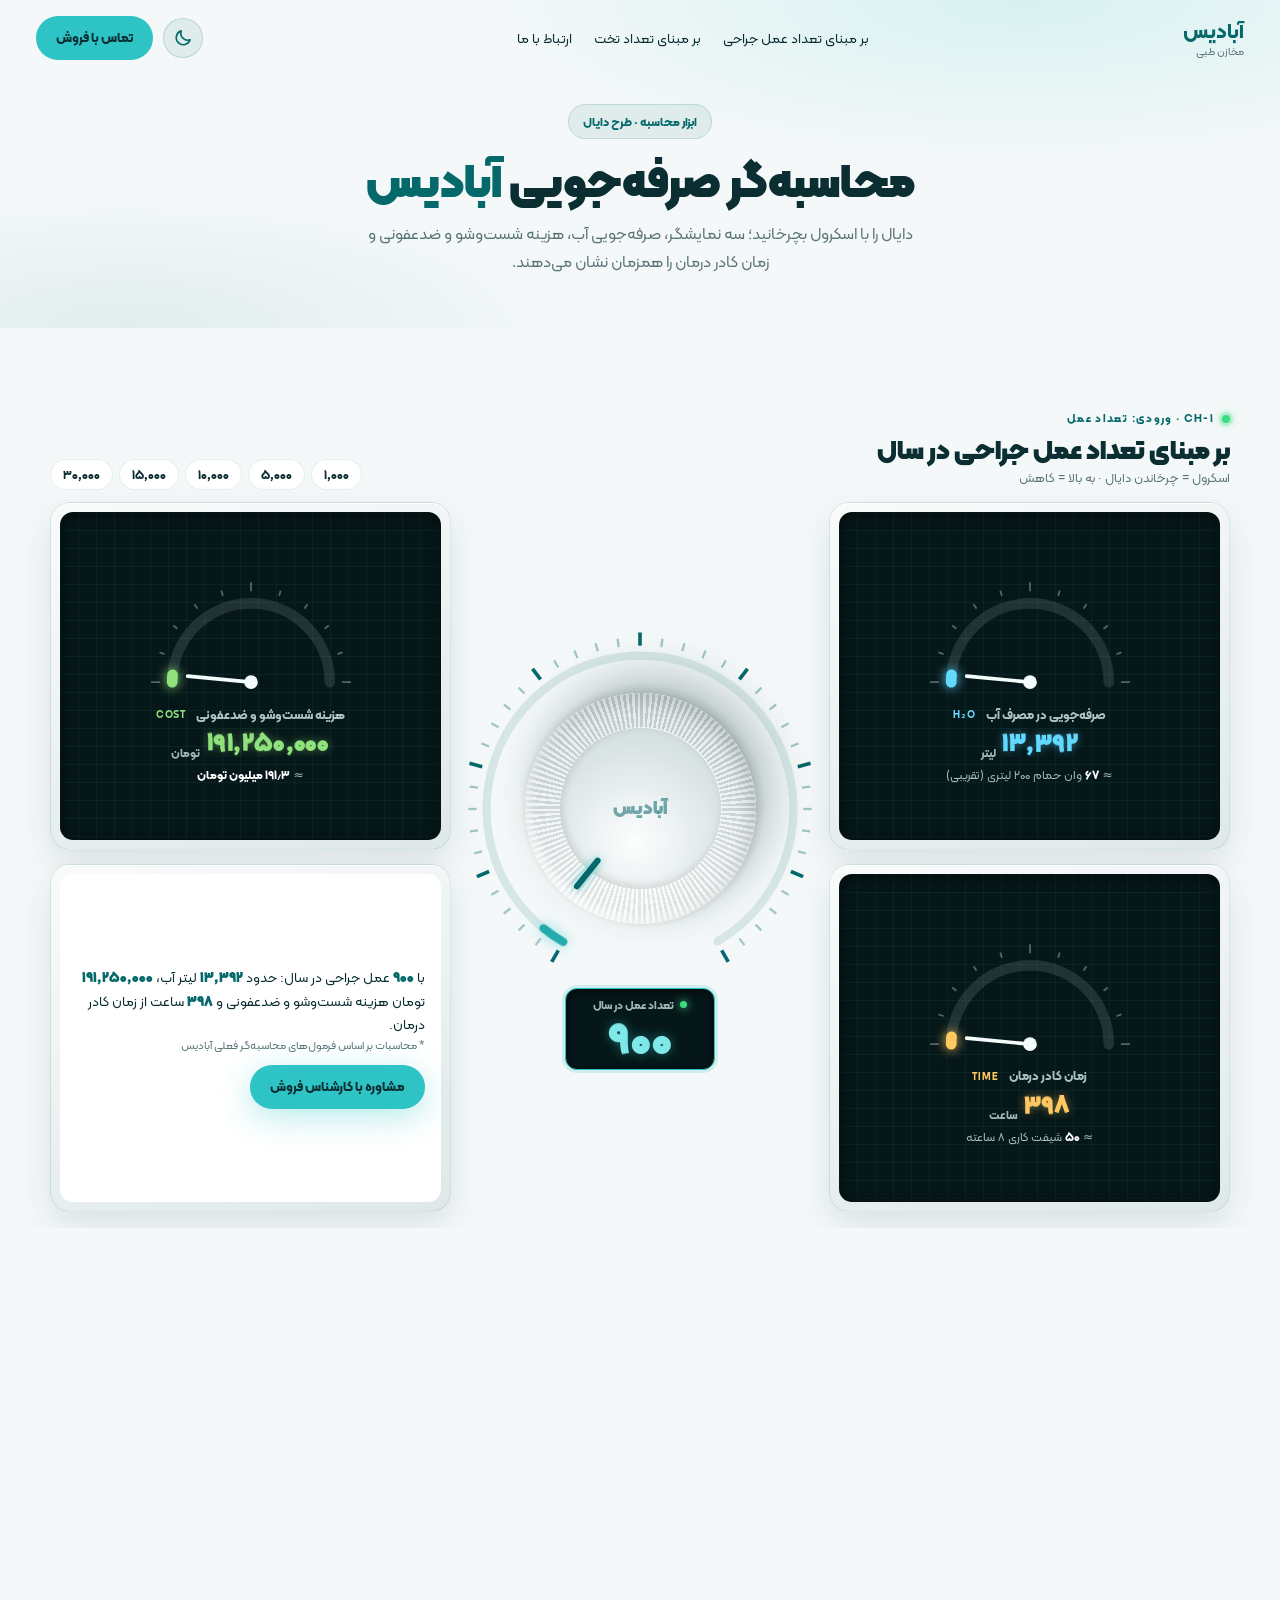
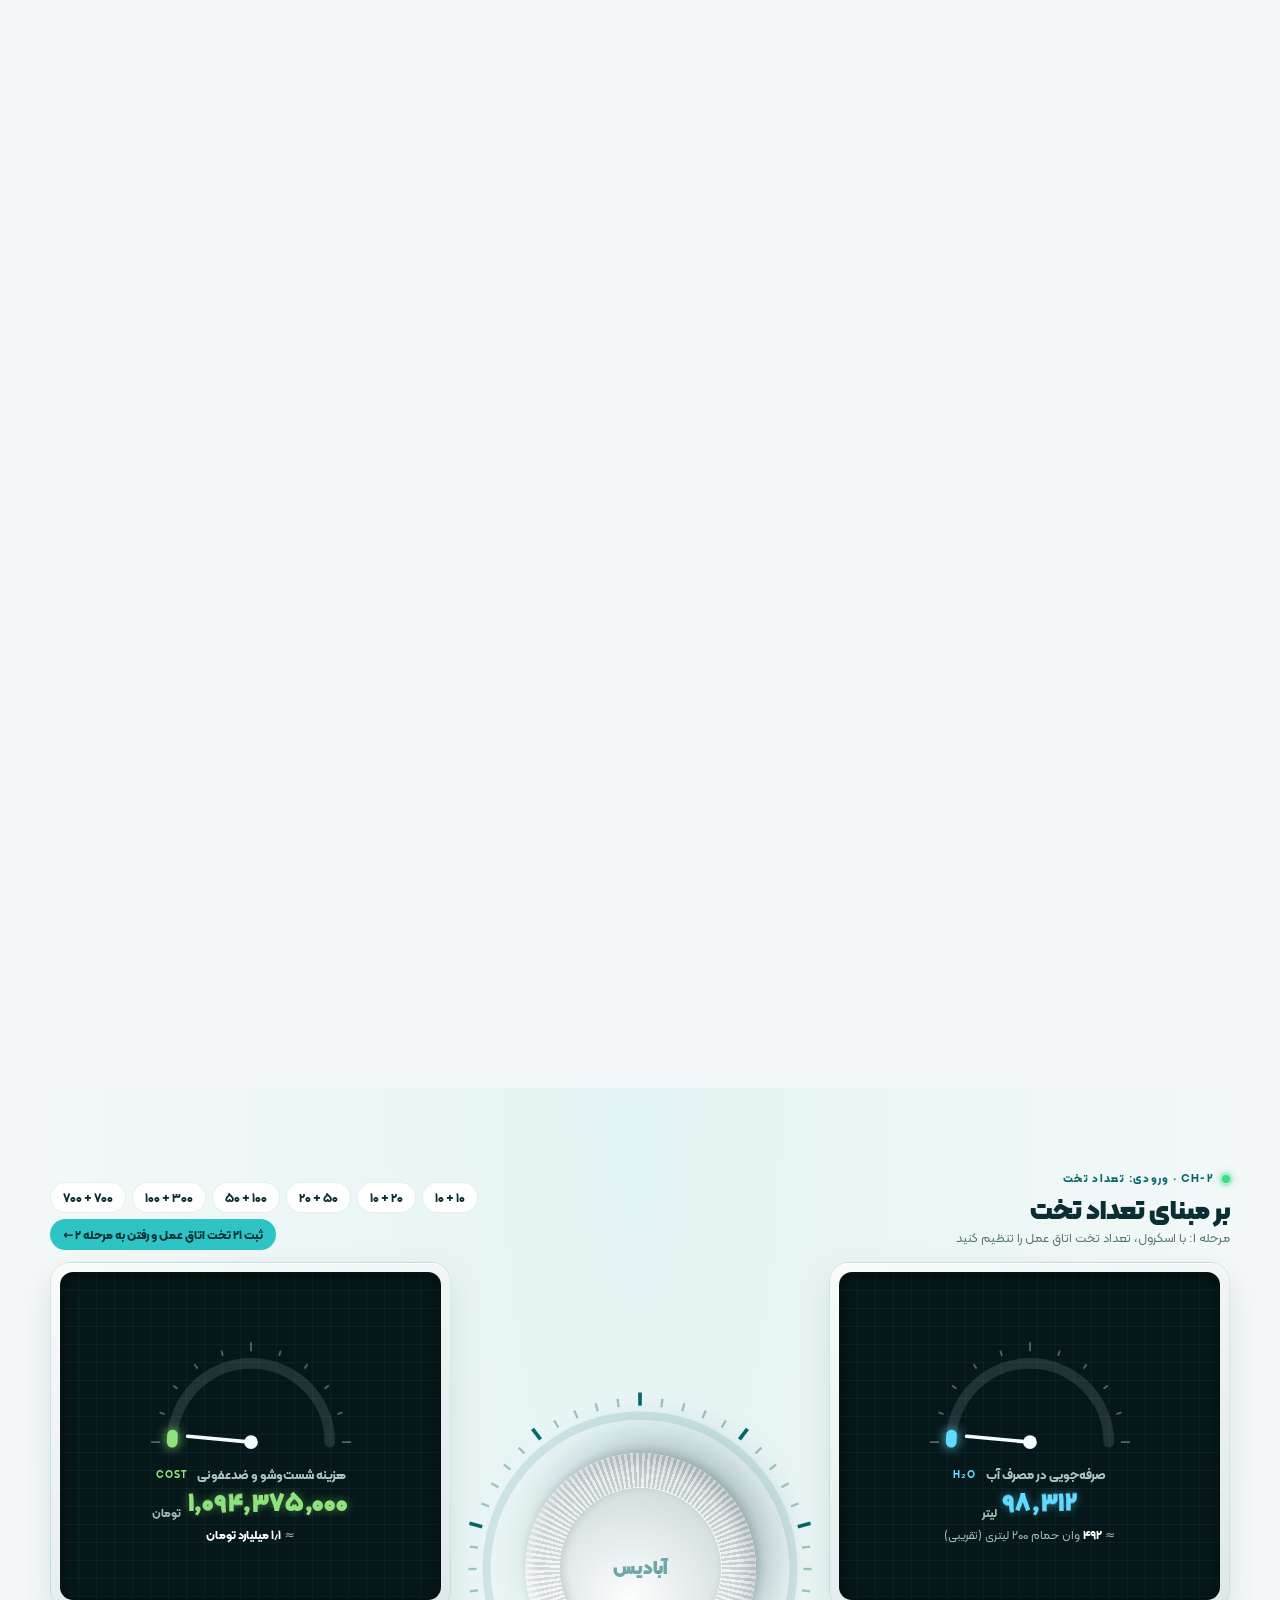
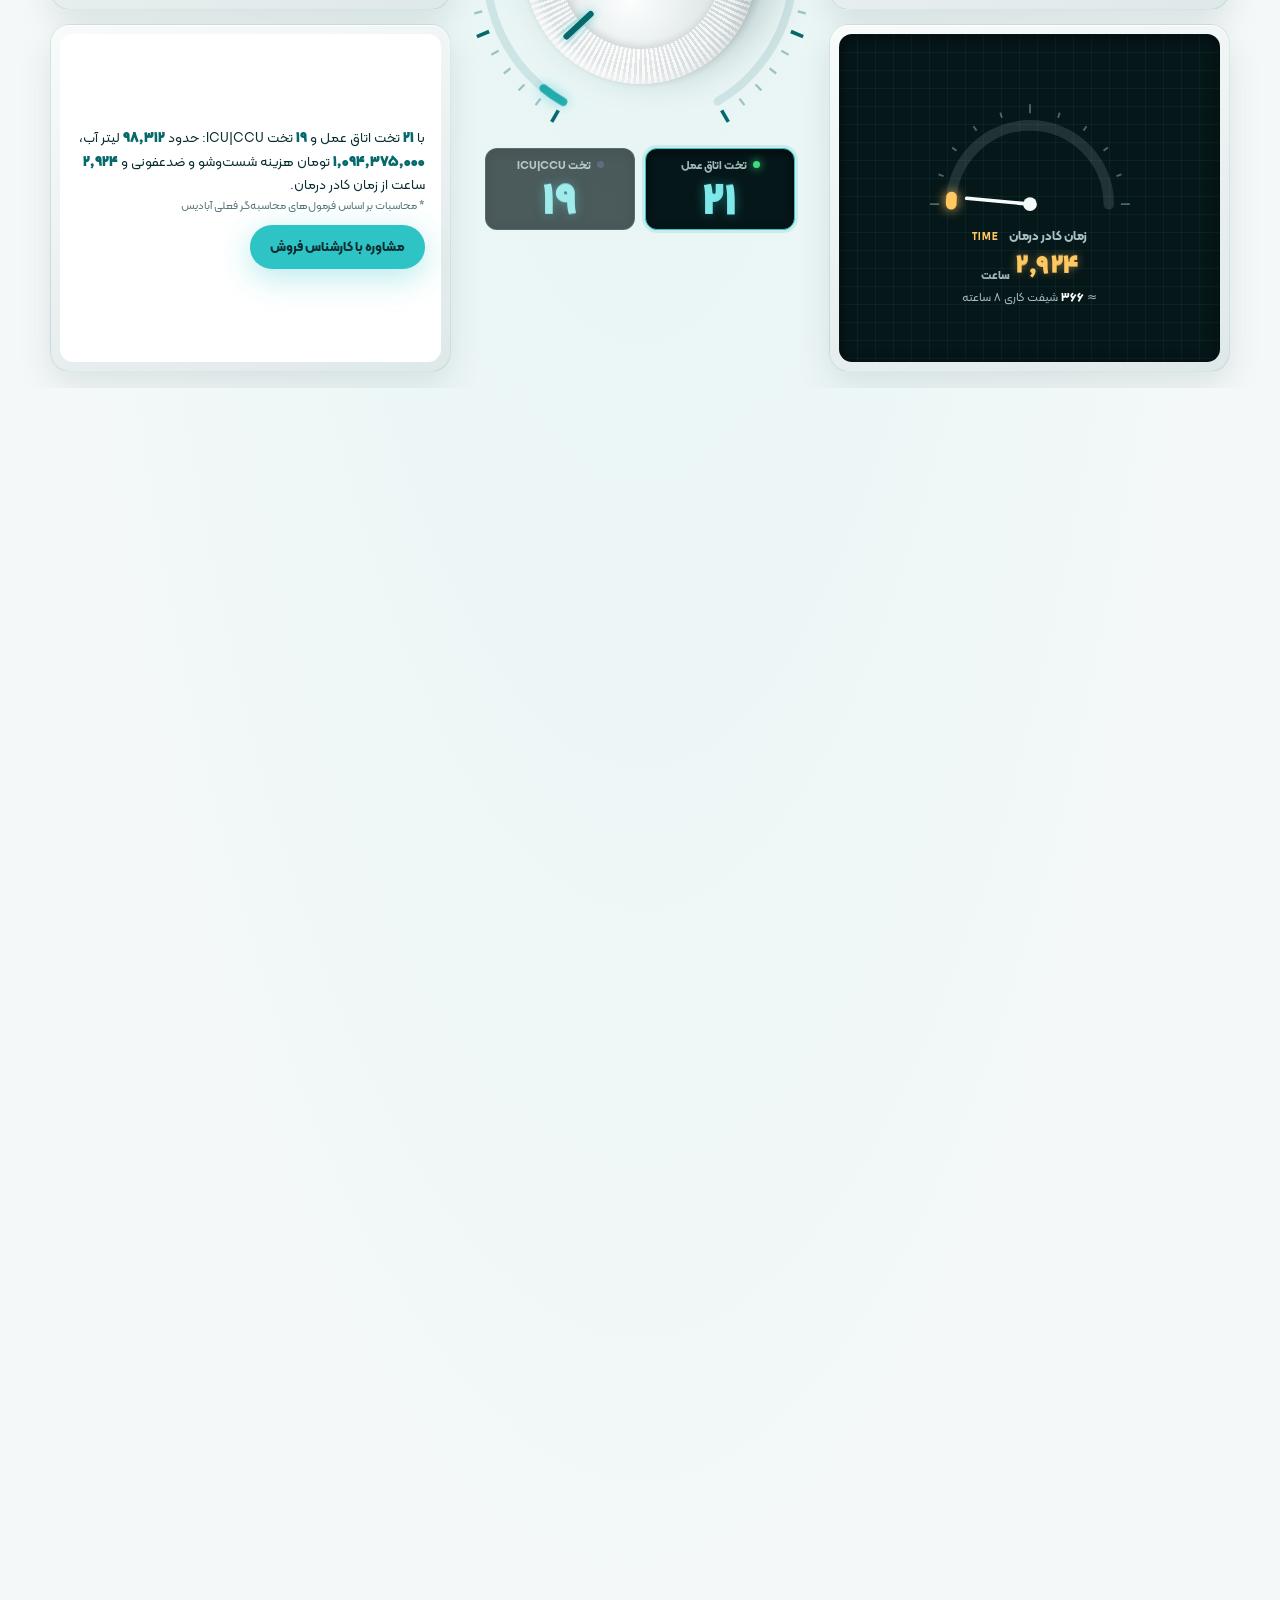
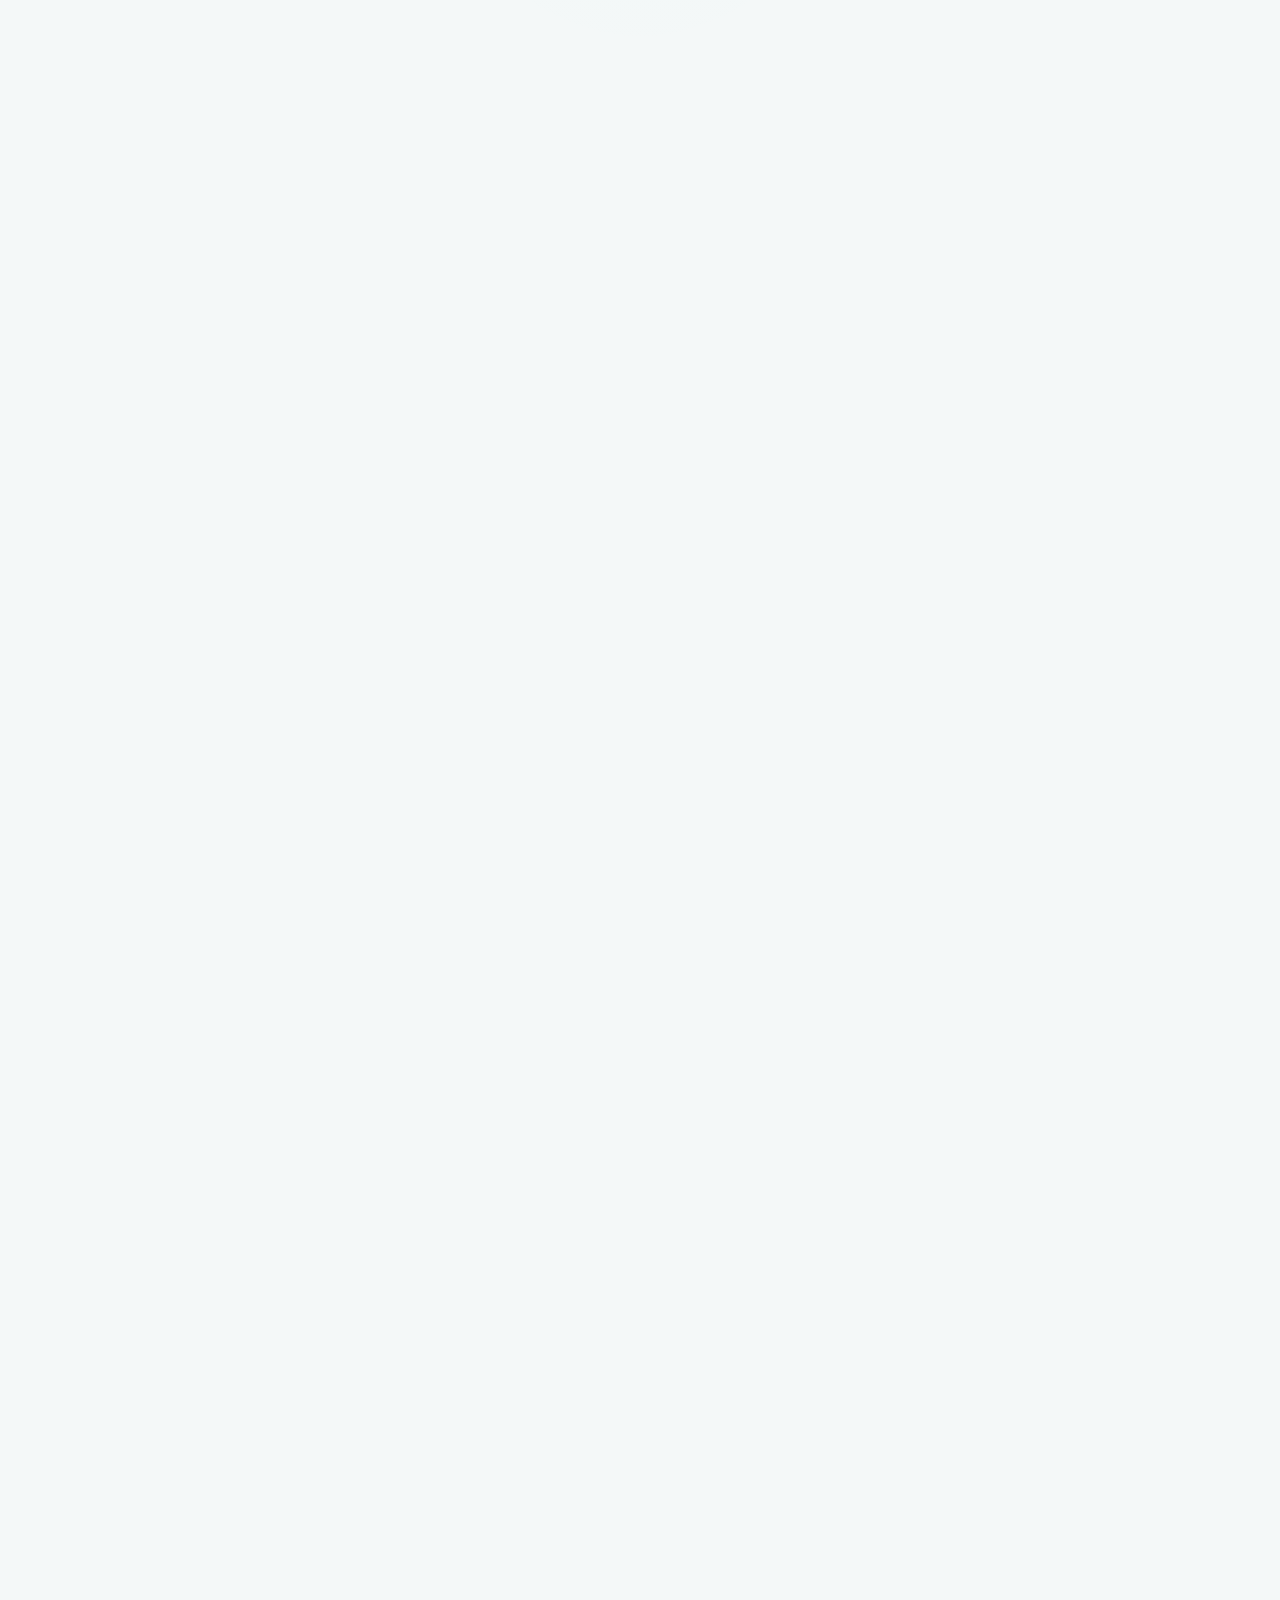
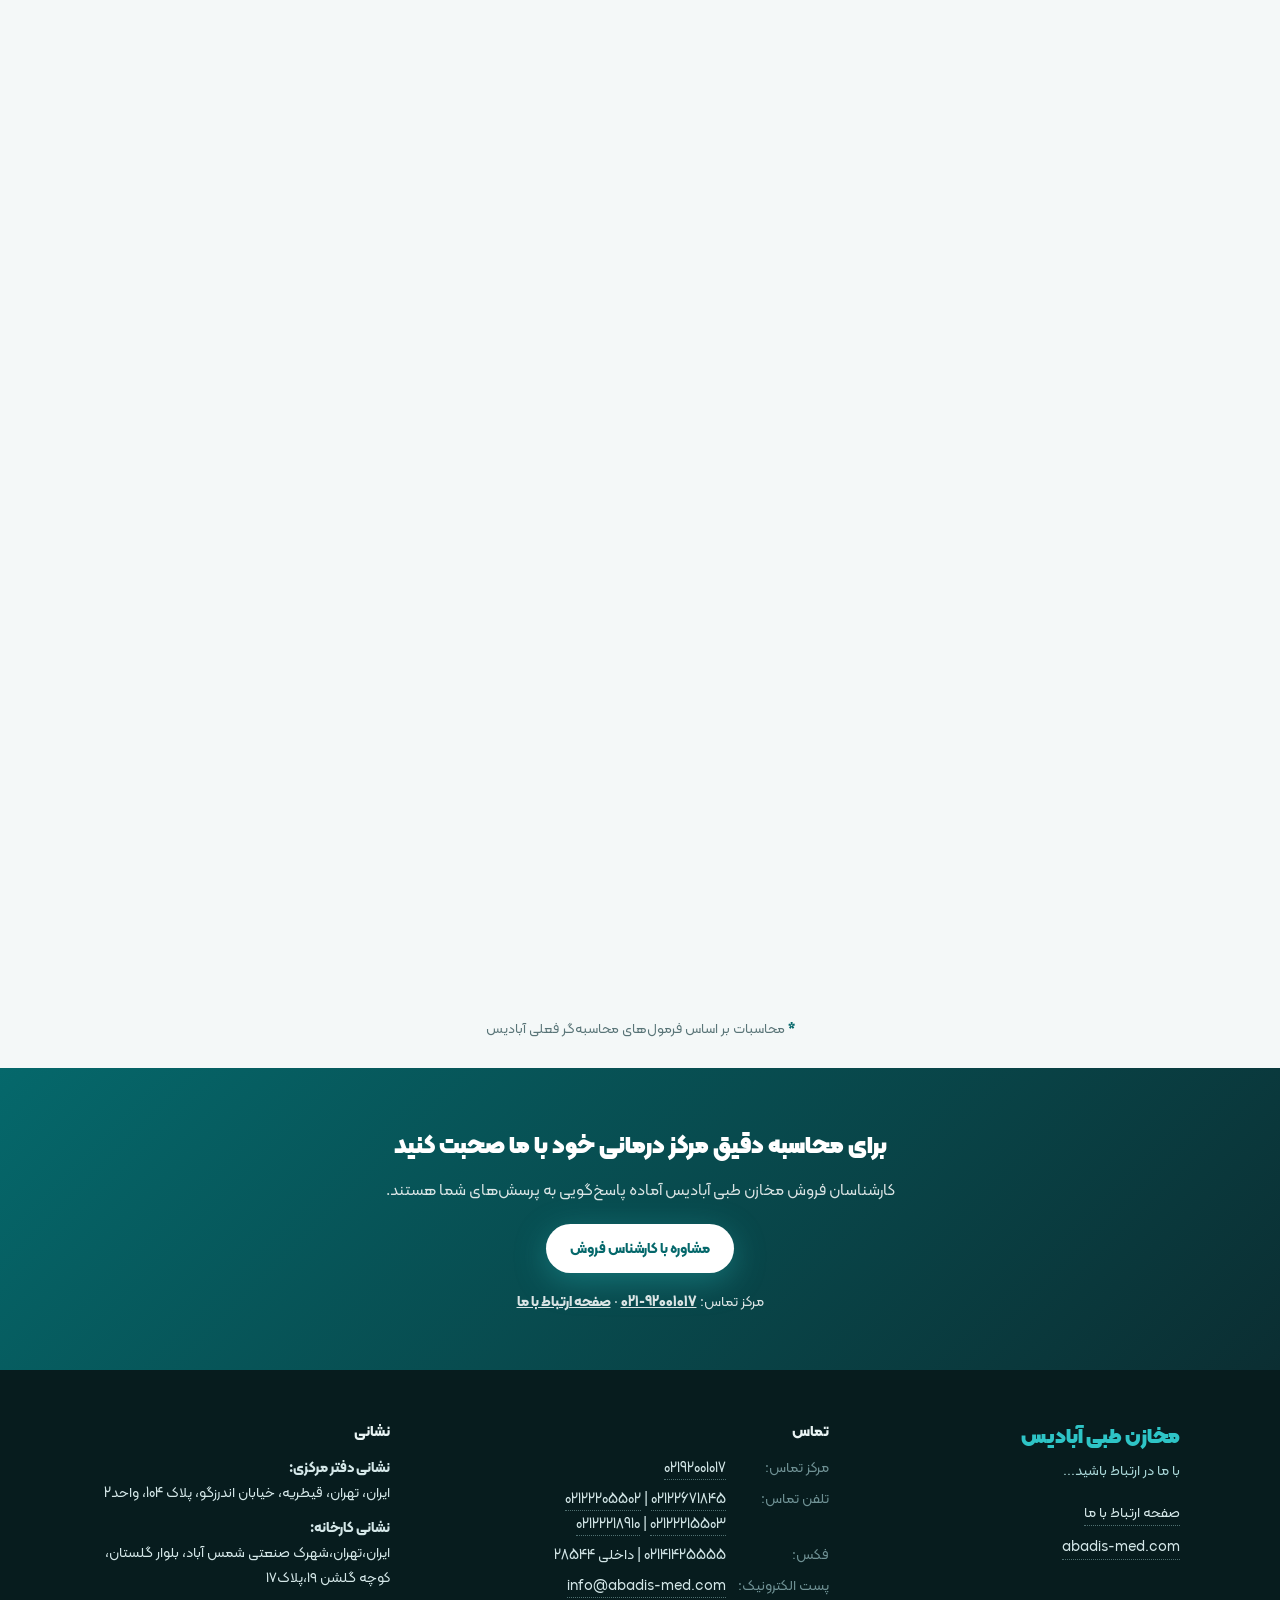
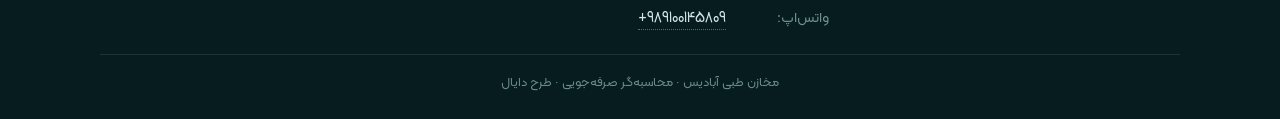
<file: dial/index.html>
<!DOCTYPE html>
<html lang="fa" dir="rtl">
<head>
  <meta charset="UTF-8" />
  <meta name="viewport" content="width=device-width, initial-scale=1, viewport-fit=cover" />
  <title>محاسبه‌گر صرفه‌جویی آبادیس — طرح دایال</title>
  <meta name="description" content="محاسبه‌گر صرفه‌جویی آبادیس (طرح دایال): با اسکرول، صرفه‌جویی در مصرف آب، هزینه شست‌وشو و ضدعفونی و زمان کادر درمان را ببینید." />
  <meta name="theme-color" content="#e8f3f3" />
  <script>
    (function () {
      var t = null;
      try { t = localStorage.getItem('abadis-theme'); } catch (e) {}
      if (t !== 'dark' && t !== 'light') t = (window.matchMedia && matchMedia('(prefers-color-scheme: dark)').matches) ? 'dark' : 'light';
      document.documentElement.setAttribute('data-theme', t);
    })();
  </script>
  <link rel="icon" type="image/png" sizes="32x32" href="../img/favicon-32.png" />
  <link rel="preload" href="../fonts/KalamehWeb-FaNum-Black.woff2" as="font" type="font/woff2" crossorigin />
  <link rel="preload" href="../fonts/KalamehWeb-FaNum-Regular.woff2" as="font" type="font/woff2" crossorigin />
  <link rel="stylesheet" href="../common/abadis-common.css" />
  <style>

    .dial-sec { background: var(--bg); }
    #calc1 .calc-track { height: 440vh; }
    #calc2 .calc-track { height: 700vh; }
    #calc2 { background: radial-gradient(70% 50% at 50% 0%, rgba(46,196,198,.08), transparent 70%), var(--bg); }
    .calc-pin { padding: 76px 24px 16px; }
    .dev { height: 100%; max-width: 1180px; margin: 0 auto; display: grid; grid-template-rows: auto minmax(0, 1fr); gap: 12px; }
    .dev-head { display: flex; justify-content: space-between; align-items: flex-end; gap: 10px 20px; flex-wrap: wrap; }
    .dev-tag { display: inline-flex; gap: 8px; align-items: center; font-size: .7rem; font-weight: 800; letter-spacing: .12em; color: var(--teal); }
    .dev-tag::before { content: ""; width: 8px; height: 8px; border-radius: 50%; background: #3ddc84; box-shadow: 0 0 0 3px rgba(61,220,132,.2), 0 0 10px #3ddc84; }
    [data-theme="dark"] .dev-tag { color: #2ec4c6; }
    .dev-head h2 { font-size: clamp(1.1rem, 2.3vw, 1.65rem); font-weight: 900; line-height: 1.35; }
    .dev-hint { color: var(--muted); font-size: .8rem; }
    .dev-ctl { display: flex; flex-direction: column; gap: 6px; align-items: flex-end; }
    .dev-body { display: grid; grid-template-columns: minmax(0, 1fr) auto minmax(0, 1fr); grid-template-rows: minmax(0, 1fr) minmax(0, 1fr); grid-template-areas: "w k c" "h k s"; gap: 14px 24px; min-height: 0; }
    .dev-body > * { min-width: 0; min-height: 0; }

    /* device bezel look */
    .bezel { border-radius: 20px; padding: 9px; background: linear-gradient(160deg, #f9fbfb, #dfe8e9); border: 1px solid rgba(5,104,107,.12); box-shadow: 0 14px 34px rgba(11,46,50,.10), inset 0 1px 0 #fff; }
    [data-theme="dark"] .bezel { background: linear-gradient(160deg, #183a3e, #0c2427); border-color: rgba(46,196,198,.16); box-shadow: 0 14px 34px rgba(0,0,0,.35), inset 0 1px 0 rgba(255,255,255,.06); }

    /* knob */
    .knob-area { grid-area: k; display: flex; flex-direction: column; align-items: center; justify-content: center; gap: 14px; }
    .knob-wrap { position: relative; width: min(330px, 40vh); aspect-ratio: 1; }
    .knob-scale { position: absolute; inset: 0; width: 100%; height: 100%; overflow: visible; }
    .knob-scale .tick { stroke: rgba(5,104,107,.35); stroke-width: 1.4; }
    .knob-scale .tick.major { stroke: var(--teal); stroke-width: 2.2; }
    [data-theme="dark"] .knob-scale .tick { stroke: rgba(168,213,214,.35); }
    [data-theme="dark"] .knob-scale .tick.major { stroke: #2ec4c6; }
    .knob-track { fill: none; stroke: rgba(5,104,107,.12); stroke-width: 5; stroke-linecap: round; }
    [data-theme="dark"] .knob-track { stroke: rgba(168,213,214,.14); }
    .knob-arc { fill: none; stroke: url(#arcGrad); stroke-width: 5; stroke-linecap: round; filter: drop-shadow(0 0 4px rgba(46,196,198,.55)); }
    .knob { position: absolute; inset: 15%; border-radius: 50%;
      background: repeating-conic-gradient(from 0deg, rgba(0,0,0,.08) 0 1.5deg, rgba(255,255,255,.5) 1.5deg 3deg), radial-gradient(circle at 35% 28%, #ffffff, #e2eaeb 45%, #b7c7c8 100%);
      box-shadow: 0 22px 44px rgba(11,46,50,.28), 0 4px 10px rgba(11,46,50,.18), inset 0 -8px 16px rgba(0,0,0,.14), inset 0 6px 12px rgba(255,255,255,.9); }
    [data-theme="dark"] .knob { background: repeating-conic-gradient(from 0deg, rgba(0,0,0,.25) 0 1.5deg, rgba(255,255,255,.07) 1.5deg 3deg), radial-gradient(circle at 35% 28%, #3c5357, #1f3336 50%, #0d1c1e 100%);
      box-shadow: 0 22px 44px rgba(0,0,0,.55), inset 0 -8px 16px rgba(0,0,0,.4), inset 0 4px 10px rgba(255,255,255,.08); }
    .knob::before { content: ""; position: absolute; inset: 15%; border-radius: 50%; background: radial-gradient(circle at 40% 32%, #fdfefe, #d4dfe0 75%); box-shadow: inset 0 3px 8px rgba(0,0,0,.13), 0 1px 0 rgba(255,255,255,.9); }
    [data-theme="dark"] .knob::before { background: radial-gradient(circle at 40% 32%, #2e4649, #142729 75%); box-shadow: inset 0 3px 8px rgba(0,0,0,.45); }
    .knob-mark { position: absolute; left: 50%; top: 5%; width: 6px; height: 17%; margin-left: -3px; border-radius: 3px; background: var(--teal); box-shadow: 0 0 10px rgba(46,196,198,.7); }
    [data-theme="dark"] .knob-mark { background: #2ec4c6; }
    .knob-logo { position: absolute; inset: 0; display: grid; place-items: center; font-weight: 900; font-size: clamp(.9rem, 2vw, 1.15rem); color: rgba(5,104,107,.55); pointer-events: none; }
    [data-theme="dark"] .knob-logo { color: rgba(46,196,198,.6); }
    .lcd { display: flex; gap: 10px; }
    .lcd-cell { background: #061719; color: #d9f2f2; border-radius: 12px; padding: 6px 16px 4px; min-width: 150px; text-align: center; box-shadow: inset 0 2px 10px rgba(0,0,0,.6); border: 1px solid rgba(46,196,198,.18); position: relative; transition: border-color .3s, box-shadow .3s, opacity .3s; }
    .lcd-cell .lbl { display: flex; align-items: center; justify-content: center; gap: 6px; font-size: .72rem; font-weight: 700; color: rgba(217,242,242,.72); }
    .lcd-cell .led { width: 7px; height: 7px; border-radius: 50%; background: #234; transition: background .3s, box-shadow .3s; }
    .lcd-cell .odo { font-size: clamp(1.8rem, 3.4vw, 2.6rem); color: #7fe9ea; text-shadow: 0 0 12px rgba(46,196,198,.45); }
    .lcd-cell.active { border-color: #2ec4c6; box-shadow: inset 0 2px 10px rgba(0,0,0,.6), 0 0 0 3px rgba(46,196,198,.18); }
    .lcd-cell.active .led { background: #3ddc84; box-shadow: 0 0 8px #3ddc84; }
    .lcd-cell.idle { opacity: .7; }
    .lcd-cell .hold { position: absolute; top: 4px; left: 6px; font-size: .6rem; font-weight: 800; color: #072326; background: #2ec4c6; border-radius: 999px; padding: 0 6px; opacity: 0; transition: opacity .3s; }
    .lcd-cell.held .hold { opacity: 1; }

    /* monitors */
    .mon { display: flex; }
    .mon-w { grid-area: w; } .mon-c { grid-area: c; } .mon-h { grid-area: h; }
    .mon-screen { flex: 1; border-radius: 13px; background-color: #061719;
      background-image: linear-gradient(rgba(46,196,198,.07) 1px, transparent 1px), linear-gradient(90deg, rgba(46,196,198,.07) 1px, transparent 1px);
      background-size: 18px 18px; box-shadow: inset 0 2px 14px rgba(0,0,0,.65); color: #d9f2f2; position: relative; overflow: hidden;
      display: grid; grid-template-columns: auto minmax(0, 1fr); align-items: center; gap: 4px 14px; padding: 10px 16px; }
    .mon-screen::after { content: ""; position: absolute; inset: 0; background: linear-gradient(90deg, transparent, rgba(255,255,255,.05) 48%, transparent 52%); transform: translateX(-100%); animation: sweep 5.5s linear infinite; pointer-events: none; }
    @keyframes sweep { to { transform: translateX(100%); } }
    .mon-w .mon-screen { --mc: #62d9ff; } .mon-c .mon-screen { --mc: #8fe27c; } .mon-h .mon-screen { --mc: #ffc861; }
    .gauge { width: 132px; height: 86px; overflow: visible; }
    .g-track { fill: none; stroke: rgba(217,242,242,.12); stroke-width: 7; stroke-linecap: round; }
    .g-arc { fill: none; stroke: var(--mc); stroke-width: 7; stroke-linecap: round; filter: drop-shadow(0 0 4px var(--mc)); }
    .g-tick { stroke: rgba(217,242,242,.35); stroke-width: 1.2; }
    .g-needle { stroke: #f4fbfb; stroke-width: 2.4; stroke-linecap: round; }
    .g-hub { fill: #f4fbfb; }
    .mon-txt { display: flex; flex-direction: column; gap: 2px; min-width: 0; }
    .mon-top { display: flex; justify-content: space-between; align-items: center; gap: 8px; font-size: .72rem; font-weight: 800; color: rgba(217,242,242,.78); }
    .mon-top i { font-style: normal; font-size: .62rem; letter-spacing: .1em; color: var(--mc); }
    .mon-val { display: flex; align-items: baseline; gap: 6px; flex-wrap: wrap; }
    .mon-val .odo { font-size: clamp(1.15rem, 1.75vw, 1.6rem); color: var(--mc); text-shadow: 0 0 10px color-mix(in srgb, var(--mc) 45%, transparent); }
    .mon-val small { font-size: .74rem; font-weight: 700; color: rgba(217,242,242,.72); }
    .mon-sub { font-size: .72rem; color: rgba(217,242,242,.74); line-height: 1.5; }
    .mon-sub b { color: #fff; }

    .dev-sum { grid-area: s; display: flex; }
    .dev-sum .sum-in { flex: 1; border-radius: 13px; background: var(--card); padding: 12px 16px; display: flex; flex-direction: column; justify-content: center; gap: 10px; }
    .sum-text { font-size: .86rem; line-height: 1.7; color: var(--ink); }
    .sum-text b { color: var(--teal); font-weight: 900; }
    [data-theme="dark"] .sum-text b { color: #2ec4c6; }
    .sum-note { display: block; font-size: .7rem; color: var(--muted); }
    .dev-sum .hero-btn { align-self: flex-start; padding: 10px 20px; font-size: .84rem; }

    @media (min-width: 861px) {
      .mon-screen { grid-template-columns: minmax(0, 1fr); justify-items: center; text-align: center; align-content: center; gap: 6px; padding: 12px 18px; }
      .gauge { width: min(200px, 100%); height: auto; }
      .mon-txt { align-items: center; }
      .mon-top { justify-content: center; gap: 10px; font-size: .8rem; }
      .mon-val { justify-content: center; }
      .mon-val .odo { font-size: clamp(1.3rem, 1.9vw, 1.85rem); }
      .mon-sub { font-size: .76rem; }
    }
    @media (max-width: 860px) {
      .calc-pin { padding: 60px 12px 10px; }
      .dev { gap: 8px; }
      .dev-head { align-items: stretch; flex-direction: column; gap: 4px; }
      .dev-head h2 { font-size: 1.05rem; }
      .dev-hint { font-size: .7rem; }
      .dev-ctl { align-items: stretch; }
      .dev-body { grid-template-columns: minmax(0, 1fr); grid-template-rows: auto repeat(3, minmax(0, 1fr)) auto; grid-template-areas: "k" "w" "c" "h" "s"; gap: 7px; }
      .knob-area { flex-direction: row; gap: 12px; justify-content: space-between; }
      .knob-wrap { width: 128px; flex: none; }
      .knob-logo { font-size: .7rem; }
      .lcd { flex: 1; flex-direction: column; gap: 6px; }
      .lcd-cell { min-width: 0; padding: 3px 10px 2px; }
      .lcd-cell .odo { font-size: 1.75rem; }
      #calc2 .lcd-cell .odo { font-size: 1.35rem; }
      .bezel { padding: 5px; border-radius: 15px; }
      .mon-screen { padding: 4px 12px; gap: 0 10px; border-radius: 11px; }
      .gauge { width: 78px; height: 52px; }
      .mon-val .odo { font-size: 1.2rem; }
      .mon-sub { font-size: .66rem; }
      .dev-sum .sum-in { flex-direction: row; align-items: center; padding: 7px 10px; gap: 8px; }
      .sum-text { font-size: .7rem; line-height: 1.55; }
      .sum-note { display: none; }
      .dev-sum .hero-btn { padding: 8px 11px; font-size: .72rem; align-self: center; }
    }
    @media (min-width: 861px) and (max-height: 780px) { .knob-wrap { width: min(280px, 36vh); } .gauge { width: min(150px, 100%); } }

  </style>
</head>
<body>
  <svg width="0" height="0" style="position:absolute" aria-hidden="true"><defs><linearGradient id="arcGrad" x1="0" y1="1" x2="1" y2="0"><stop offset="0" stop-color="#05686b"/><stop offset="1" stop-color="#2ec4c6"/></linearGradient></defs></svg>
  <header class="header" id="header">
    <a class="logo" href="#top">آبادیس<span>مخازن طبی</span></a>
    <nav class="nav">
      <a href="#calc1">بر مبنای تعداد عمل جراحی</a>
      <a href="#calc2">بر مبنای تعداد تخت</a>
      <a href="#contact">ارتباط با ما</a>
    </nav>
    <div class="header-actions">
      <button class="theme-toggle" id="themeToggle" type="button" aria-label="حالت شب" title="حالت شب" aria-pressed="false">
        <svg class="i-moon" viewBox="0 0 24 24" fill="none" stroke="currentColor" stroke-width="2" stroke-linecap="round" stroke-linejoin="round" aria-hidden="true"><path d="M20.5 14.2A8.5 8.5 0 0 1 9.8 3.5a8.5 8.5 0 1 0 10.7 10.7z"/></svg>
        <svg class="i-sun" viewBox="0 0 24 24" fill="none" stroke="currentColor" stroke-width="2" stroke-linecap="round" aria-hidden="true"><circle cx="12" cy="12" r="4.2"/><path d="M12 2.5v2.2M12 19.3v2.2M2.5 12h2.2M19.3 12h2.2M5.3 5.3l1.6 1.6M17.1 17.1l1.6 1.6M5.3 18.7l1.6-1.6M17.1 6.9l1.6-1.6"/></svg>
      </button>
      <a class="header-cta" href="tel:02192001017">تماس با فروش</a>
    </div>
  </header>

  <section class="intro" id="top">
    <div class="eyebrow">ابزار محاسبه · طرح دایال</div>
    <h1>محاسبه‌گر صرفه‌جویی <em>آبادیس</em></h1>
    <p>دایال را با اسکرول بچرخانید؛ سه نمایشگر، صرفه‌جویی آب، هزینه شست‌وشو و ضدعفونی و زمان کادر درمان را همزمان نشان می‌دهند.</p>
  </section>

  <section class="calc dial-sec" id="calc1" aria-labelledby="calc1-t">
    <div class="calc-track"><div class="calc-pin"><div class="dev">
      <div class="dev-head">
        <div><div class="dev-tag">CH-1 · ورودی: تعداد عمل</div><h2 id="calc1-t">بر مبنای تعداد عمل جراحی در سال</h2><p class="dev-hint" data-hint>اسکرول = چرخاندن دایال · به بالا = کاهش</p></div>
        <div class="dev-ctl"><div class="chips" role="group" aria-label="مقادیر آماده">
              <button class="chip" type="button" data-n="1000">۱٬۰۰۰</button>
              <button class="chip" type="button" data-n="5000">۵٬۰۰۰</button>
              <button class="chip" type="button" data-n="10000">۱۰٬۰۰۰</button>
              <button class="chip" type="button" data-n="15000">۱۵٬۰۰۰</button>
              <button class="chip" type="button" data-n="30000">۳۰٬۰۰۰</button>
            </div></div>
      </div>
      <div class="dev-body">
        <div class="knob-area">
            <div class="knob-wrap">
              <svg class="knob-scale" viewBox="0 0 200 200" aria-hidden="true"><g class="ticks"></g><circle class="knob-track" cx="100" cy="100" r="93" pathLength="360" stroke-dasharray="300 360" transform="rotate(120 100 100)"/><circle class="knob-arc" cx="100" cy="100" r="93" pathLength="360" stroke-dasharray="0 360" transform="rotate(120 100 100)"/></svg>
              <div class="knob" aria-hidden="true"><span class="knob-mark"></span></div>
              <div class="knob-logo" aria-hidden="true">آبادیس</div>
            </div>
            <div class="lcd"><div class="lcd-cell active"><span class="lbl"><span class="led"></span>تعداد عمل در سال</span><span class="odo" data-odo="n" data-digits="5"></span></div></div>
          </div>
        <div class="mon mon-w bezel" data-gauge="water"><div class="mon-screen">
              <svg class="gauge" viewBox="0 0 132 86" aria-hidden="true"><g class="g-ticks"></g><path class="g-track" d="M14 76 A52 52 0 0 1 118 76" pathLength="100"/><path class="g-arc" d="M14 76 A52 52 0 0 1 118 76" pathLength="100" stroke-dasharray="0 100"/><line class="g-needle" x1="66" y1="76" x2="66" y2="34" transform="rotate(-90 66 76)"/><circle class="g-hub" cx="66" cy="76" r="4.5"/></svg>
              <div class="mon-txt"><div class="mon-top"><span>صرفه‌جویی در مصرف آب</span><i>H₂O</i></div><div class="mon-val"><span class="odo" data-odo="water" data-digits="7"></span><small>لیتر</small></div><div class="mon-sub" data-sub="tubs"></div></div>
            </div></div>
        <div class="mon mon-c bezel" data-gauge="cost"><div class="mon-screen">
              <svg class="gauge" viewBox="0 0 132 86" aria-hidden="true"><g class="g-ticks"></g><path class="g-track" d="M14 76 A52 52 0 0 1 118 76" pathLength="100"/><path class="g-arc" d="M14 76 A52 52 0 0 1 118 76" pathLength="100" stroke-dasharray="0 100"/><line class="g-needle" x1="66" y1="76" x2="66" y2="34" transform="rotate(-90 66 76)"/><circle class="g-hub" cx="66" cy="76" r="4.5"/></svg>
              <div class="mon-txt"><div class="mon-top"><span>هزینه شست‌وشو و ضدعفونی</span><i>COST</i></div><div class="mon-val"><span class="odo" data-odo="cost" data-digits="13"></span><small>تومان</small></div><div class="mon-sub" data-sub="read"></div></div>
            </div></div>
        <div class="mon mon-h bezel" data-gauge="hours"><div class="mon-screen">
              <svg class="gauge" viewBox="0 0 132 86" aria-hidden="true"><g class="g-ticks"></g><path class="g-track" d="M14 76 A52 52 0 0 1 118 76" pathLength="100"/><path class="g-arc" d="M14 76 A52 52 0 0 1 118 76" pathLength="100" stroke-dasharray="0 100"/><line class="g-needle" x1="66" y1="76" x2="66" y2="34" transform="rotate(-90 66 76)"/><circle class="g-hub" cx="66" cy="76" r="4.5"/></svg>
              <div class="mon-txt"><div class="mon-top"><span>زمان کادر درمان</span><i>TIME</i></div><div class="mon-val"><span class="odo" data-odo="hours" data-digits="6"></span><small>ساعت</small></div><div class="mon-sub" data-sub="shifts"></div></div>
            </div></div>
        <div class="dev-sum bezel"><div class="sum-in"><p class="sum-text" data-sum></p><a class="hero-btn" href="tel:02192001017">مشاوره با کارشناس فروش</a></div></div>
      </div>
    </div></div></div>
  </section>

  <section class="calc dial-sec" id="calc2" aria-labelledby="calc2-t">
    <div class="calc-track"><div class="calc-pin"><div class="dev">
      <div class="dev-head">
        <div><div class="dev-tag">CH-2 · ورودی: تعداد تخت</div><h2 id="calc2-t">بر مبنای تعداد تخت</h2><p class="dev-hint" data-hint>مرحله ۱: با اسکرول، تعداد تخت اتاق عمل را تنظیم کنید</p></div>
        <div class="dev-ctl"><div class="chips" role="group" aria-label="ترکیب‌های آماده (تخت اتاق عمل + ICU|CCU)">
              <button class="chip" type="button" data-a="10" data-b="10">۱۰ + ۱۰</button>
              <button class="chip" type="button" data-a="20" data-b="10">۲۰ + ۱۰</button>
              <button class="chip" type="button" data-a="50" data-b="20">۵۰ + ۲۰</button>
              <button class="chip" type="button" data-a="100" data-b="50">۱۰۰ + ۵۰</button>
              <button class="chip" type="button" data-a="300" data-b="100">۳۰۰ + ۱۰۰</button>
              <button class="chip" type="button" data-a="700" data-b="700">۷۰۰ + ۷۰۰</button>
            </div><button class="confirm" type="button" data-confirm hidden></button></div>
      </div>
      <div class="dev-body">
        <div class="knob-area">
            <div class="knob-wrap">
              <svg class="knob-scale" viewBox="0 0 200 200" aria-hidden="true"><g class="ticks"></g><circle class="knob-track" cx="100" cy="100" r="93" pathLength="360" stroke-dasharray="300 360" transform="rotate(120 100 100)"/><circle class="knob-arc" cx="100" cy="100" r="93" pathLength="360" stroke-dasharray="0 360" transform="rotate(120 100 100)"/></svg>
              <div class="knob" aria-hidden="true"><span class="knob-mark"></span></div>
              <div class="knob-logo" aria-hidden="true">آبادیس</div>
            </div>
            <div class="lcd"><div class="lcd-cell" data-ch="a"><span class="hold">ثابت</span><span class="lbl"><span class="led"></span>تخت اتاق عمل</span><span class="odo" data-odo="a" data-digits="3"></span></div><div class="lcd-cell" data-ch="b"><span class="lbl"><span class="led"></span>تخت ICU|CCU</span><span class="odo" data-odo="b" data-digits="3"></span></div></div>
          </div>
        <div class="mon mon-w bezel" data-gauge="water"><div class="mon-screen">
              <svg class="gauge" viewBox="0 0 132 86" aria-hidden="true"><g class="g-ticks"></g><path class="g-track" d="M14 76 A52 52 0 0 1 118 76" pathLength="100"/><path class="g-arc" d="M14 76 A52 52 0 0 1 118 76" pathLength="100" stroke-dasharray="0 100"/><line class="g-needle" x1="66" y1="76" x2="66" y2="34" transform="rotate(-90 66 76)"/><circle class="g-hub" cx="66" cy="76" r="4.5"/></svg>
              <div class="mon-txt"><div class="mon-top"><span>صرفه‌جویی در مصرف آب</span><i>H₂O</i></div><div class="mon-val"><span class="odo" data-odo="water" data-digits="7"></span><small>لیتر</small></div><div class="mon-sub" data-sub="tubs"></div></div>
            </div></div>
        <div class="mon mon-c bezel" data-gauge="cost"><div class="mon-screen">
              <svg class="gauge" viewBox="0 0 132 86" aria-hidden="true"><g class="g-ticks"></g><path class="g-track" d="M14 76 A52 52 0 0 1 118 76" pathLength="100"/><path class="g-arc" d="M14 76 A52 52 0 0 1 118 76" pathLength="100" stroke-dasharray="0 100"/><line class="g-needle" x1="66" y1="76" x2="66" y2="34" transform="rotate(-90 66 76)"/><circle class="g-hub" cx="66" cy="76" r="4.5"/></svg>
              <div class="mon-txt"><div class="mon-top"><span>هزینه شست‌وشو و ضدعفونی</span><i>COST</i></div><div class="mon-val"><span class="odo" data-odo="cost" data-digits="11"></span><small>تومان</small></div><div class="mon-sub" data-sub="read"></div></div>
            </div></div>
        <div class="mon mon-h bezel" data-gauge="hours"><div class="mon-screen">
              <svg class="gauge" viewBox="0 0 132 86" aria-hidden="true"><g class="g-ticks"></g><path class="g-track" d="M14 76 A52 52 0 0 1 118 76" pathLength="100"/><path class="g-arc" d="M14 76 A52 52 0 0 1 118 76" pathLength="100" stroke-dasharray="0 100"/><line class="g-needle" x1="66" y1="76" x2="66" y2="34" transform="rotate(-90 66 76)"/><circle class="g-hub" cx="66" cy="76" r="4.5"/></svg>
              <div class="mon-txt"><div class="mon-top"><span>زمان کادر درمان</span><i>TIME</i></div><div class="mon-val"><span class="odo" data-odo="hours" data-digits="6"></span><small>ساعت</small></div><div class="mon-sub" data-sub="shifts"></div></div>
            </div></div>
        <div class="dev-sum bezel"><div class="sum-in"><p class="sum-text" data-sum></p><a class="hero-btn" href="tel:02192001017">مشاوره با کارشناس فروش</a></div></div>
      </div>
    </div></div></div>
  </section>

  <p class="foot-note"><b>*</b> محاسبات بر اساس فرمول‌های محاسبه‌گر فعلی آبادیس</p>

  <section class="cta-band">
    <h2>برای محاسبه دقیق مرکز درمانی خود با ما صحبت کنید</h2>
    <p>کارشناسان فروش مخازن طبی آبادیس آماده پاسخ‌گویی به پرسش‌های شما هستند.</p>
    <a class="hero-btn" href="tel:02192001017">مشاوره با کارشناس فروش</a>
    <p class="cta-sub">مرکز تماس: <a href="tel:02192001017" dir="ltr">021-92001017</a> · <a href="https://abadis-med.com/ارتباط-با-ما/" target="_blank" rel="noopener">صفحه ارتباط با ما</a></p>
  </section>

  <footer class="site-footer" id="contact">
    <div class="foot-inner">
      <div class="foot-brand">
        <strong>مخازن طبی آبادیس</strong>
        <span>با ما در ارتباط باشید...</span>
        <div style="margin-top:16px;display:flex;flex-direction:column;gap:8px;align-items:flex-start">
          <a href="https://abadis-med.com/ارتباط-با-ما/" target="_blank" rel="noopener">صفحه ارتباط با ما</a>
          <a href="https://abadis-med.com/" target="_blank" rel="noopener">abadis-med.com</a>
        </div>
      </div>
      <div>
        <h3>تماس</h3>
        <dl>
          <dt>مرکز تماس:</dt><dd><a href="tel:+982192001017" dir="ltr">02192001017</a></dd>
          <dt>تلفن تماس:</dt><dd><a href="tel:+982122671845" dir="ltr">02122671845</a> | <a href="tel:+982122205502" dir="ltr">02122205502</a><br><a href="tel:+982122215503" dir="ltr">02122215503</a> | <a href="tel:+982122218910" dir="ltr">02122218910</a></dd>
          <dt>فکس:</dt><dd><span dir="ltr">02141425555</span> | داخلی 28544</dd>
          <dt>پست الکترونیک:</dt><dd><a href="mailto:info@abadis-med.com">info@abadis-med.com</a></dd>
          <dt>واتس‌اپ:</dt><dd><a href="https://wa.me/989100145809" target="_blank" rel="noopener" dir="ltr">+989100145809</a></dd>
        </dl>
      </div>
      <div>
        <h3>نشانی</h3>
        <p><b>نشانی دفتر مرکزی:</b><br>ایران، تهران، قیطریه، خیابان اندرزگو، پلاک 104، واحد2</p>
        <p><b>نشانی کارخانه:</b><br>ایران،تهران،شهرک صنعتی شمس آباد، بلوار گلستان، کوچه گلشن ۱۹،پلاک۱۷</p>
      </div>
    </div>
    <div class="foot-copy">مخازن طبی آبادیس · محاسبه‌گر صرفه‌جویی · طرح دایال</div>
  </footer>

  <script src="../common/abadis-common.js"></script>
  <script>

    (() => {
      const A = Abadis, fa = A.fa;
      const NS = 'http://www.w3.org/2000/svg';
      function ticksKnob(g) {
        for (let i = 0; i <= 40; i++) {
          const ang = (-150 + i * 7.5) * Math.PI / 180, major = i % 5 === 0;
          const r1 = 99, r2 = major ? 107 : 104;
          const l = document.createElementNS(NS, 'line');
          l.setAttribute('x1', 100 + r1 * Math.sin(ang)); l.setAttribute('y1', 100 - r1 * Math.cos(ang));
          l.setAttribute('x2', 100 + r2 * Math.sin(ang)); l.setAttribute('y2', 100 - r2 * Math.cos(ang));
          l.setAttribute('class', 'tick' + (major ? ' major' : '')); g.appendChild(l);
        }
      }
      function ticksGauge(g) {
        for (let i = 0; i <= 10; i++) {
          const ang = (-90 + i * 18) * Math.PI / 180, r1 = 60, r2 = i % 5 === 0 ? 66 : 63.5;
          const l = document.createElementNS(NS, 'line');
          l.setAttribute('x1', 66 + r1 * Math.sin(ang)); l.setAttribute('y1', 76 - r1 * Math.cos(ang));
          l.setAttribute('x2', 66 + r2 * Math.sin(ang)); l.setAttribute('y2', 76 - r2 * Math.cos(ang));
          l.setAttribute('class', 'g-tick'); g.appendChild(l);
        }
      }
      function setup(root, kind) {
        ticksKnob(root.querySelector('.knob-scale .ticks'));
        const knob = root.querySelector('.knob'), arc = root.querySelector('.knob-arc');
        const gauges = {};
        root.querySelectorAll('[data-gauge]').forEach((m) => { ticksGauge(m.querySelector('.g-ticks')); gauges[m.dataset.gauge] = { arc: m.querySelector('.g-arc'), needle: m.querySelector('.g-needle') }; });
        const sub = {}; root.querySelectorAll('[data-sub]').forEach((e) => { sub[e.dataset.sub] = e; });
        const sum = root.querySelector('[data-sum]'), hint = root.querySelector('[data-hint]');
        const chA = root.querySelector('[data-ch="a"]'), chB = root.querySelector('[data-ch="b"]');
        return A.createCalc(root, kind, (s) => {
          let f, ang;
          if (kind === 'surgery') { f = s.fr.input; ang = -150 + f * 300; }
          else { f = s.phase === 'a' ? s.fr.a : s.fr.b; ang = -150 + (s.disp.a + s.disp.b) / 700 * 300; }
          knob.style.transform = 'rotate(' + ang.toFixed(2) + 'deg)';
          arc.setAttribute('stroke-dasharray', (f * 300).toFixed(2) + ' 360');
          ['water', 'cost', 'hours'].forEach((k) => {
            const g = gauges[k], v = Math.min(1, s.fr[k]);
            g.arc.setAttribute('stroke-dasharray', (v * 100).toFixed(2) + ' 100');
            g.needle.setAttribute('transform', 'rotate(' + (-90 + v * 180).toFixed(2) + ' 66 76)');
          });
          sub.tubs.innerHTML = s.W > 0 ? '≈ <b>' + fa(s.W / 200) + '</b> وان حمام ۲۰۰ لیتری (تقریبی)' : 'معادل وان حمام ۲۰۰ لیتری (تقریبی)';
          sub.read.innerHTML = s.C >= 1e6 ? '≈ <b>' + A.readableToman(s.C) + '</b>' : '&nbsp;';
          sub.shifts.innerHTML = s.H > 0 ? '≈ <b>' + fa(s.H / 8) + '</b> شیفت کاری ۸ ساعته' : 'معادل شیفت کاری ۸ ساعته';
          if (kind === 'surgery') {
            sum.innerHTML = s.disp.n > 0
              ? 'با <b>' + fa(s.disp.n) + '</b> عمل جراحی در سال: حدود <b>' + fa(s.W) + '</b> لیتر آب، <b>' + fa(s.C) + '</b> تومان هزینه شست‌وشو و ضدعفونی و <b>' + fa(s.H) + '</b> ساعت از زمان کادر درمان.<span class="sum-note">* محاسبات بر اساس فرمول‌های محاسبه‌گر فعلی آبادیس</span>'
              : 'دایال را با اسکرول بچرخانید تا تعداد عمل جراحی در سال افزایش یابد.';
          } else {
            chA.classList.toggle('active', s.phase === 'a'); chB.classList.toggle('active', s.phase === 'b');
            chA.classList.toggle('held', s.phase === 'b' || s.lockedA != null); chB.classList.toggle('idle', s.phase === 'a');
            hint.textContent = s.phase === 'a' ? (s.lockedA != null ? 'تخت اتاق عمل روی ' + fa(s.lockedA) + ' ثابت است' : 'مرحله ۱: با اسکرول، تعداد تخت اتاق عمل را تنظیم کنید') : 'مرحله ۲: با اسکرول، تعداد تخت ICU|CCU را تنظیم کنید';
            sum.innerHTML = (s.disp.a + s.disp.b) > 0
              ? 'با <b>' + fa(s.disp.a) + '</b> تخت اتاق عمل و <b>' + fa(s.disp.b) + '</b> تخت ICU|CCU: حدود <b>' + fa(s.W) + '</b> لیتر آب، <b>' + fa(s.C) + '</b> تومان هزینه شست‌وشو و ضدعفونی و <b>' + fa(s.H) + '</b> ساعت از زمان کادر درمان.<span class="sum-note">* محاسبات بر اساس فرمول‌های محاسبه‌گر فعلی آبادیس</span>'
              : 'دایال را با اسکرول بچرخانید تا تعداد تخت اتاق عمل افزایش یابد.';
          }
        });
      }
      setup(document.getElementById('calc1'), 'surgery');
      setup(document.getElementById('calc2'), 'beds');
      A.start();
    })();

  </script>
</body>
</html>
</file>
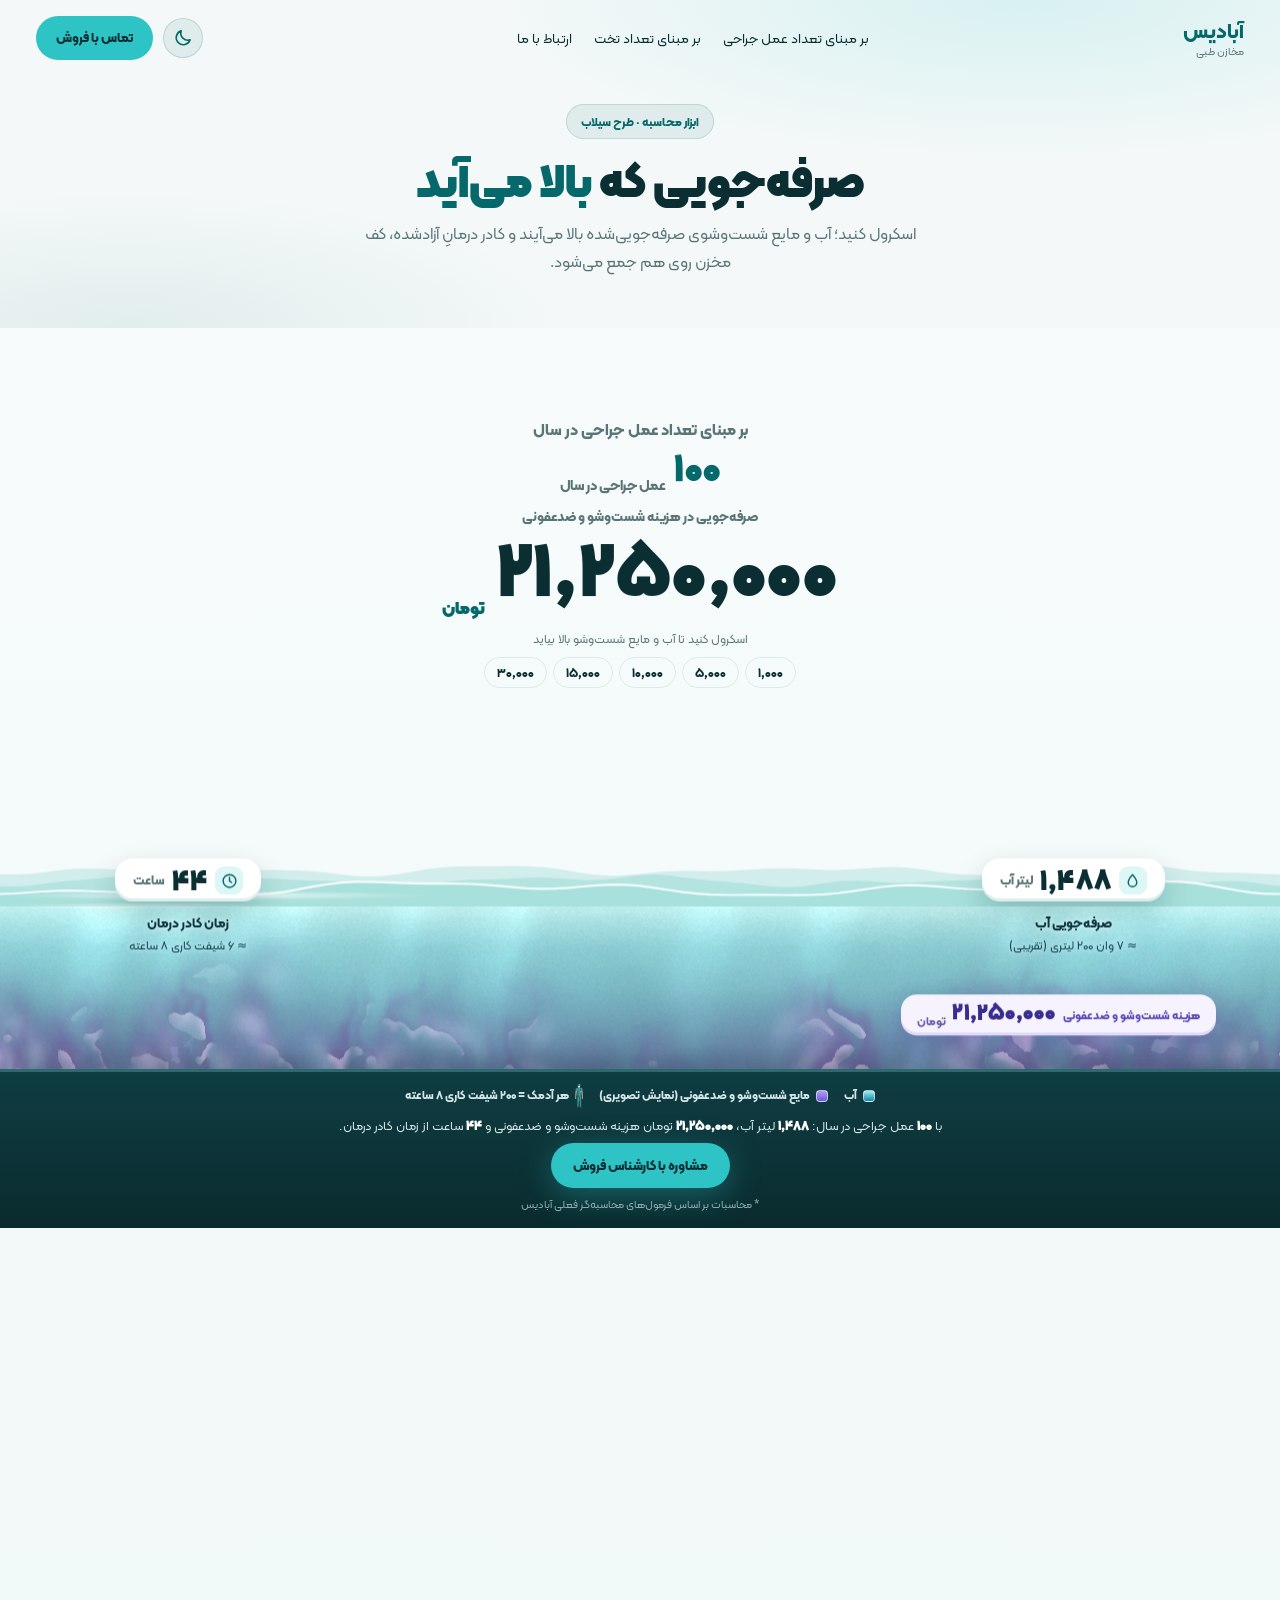
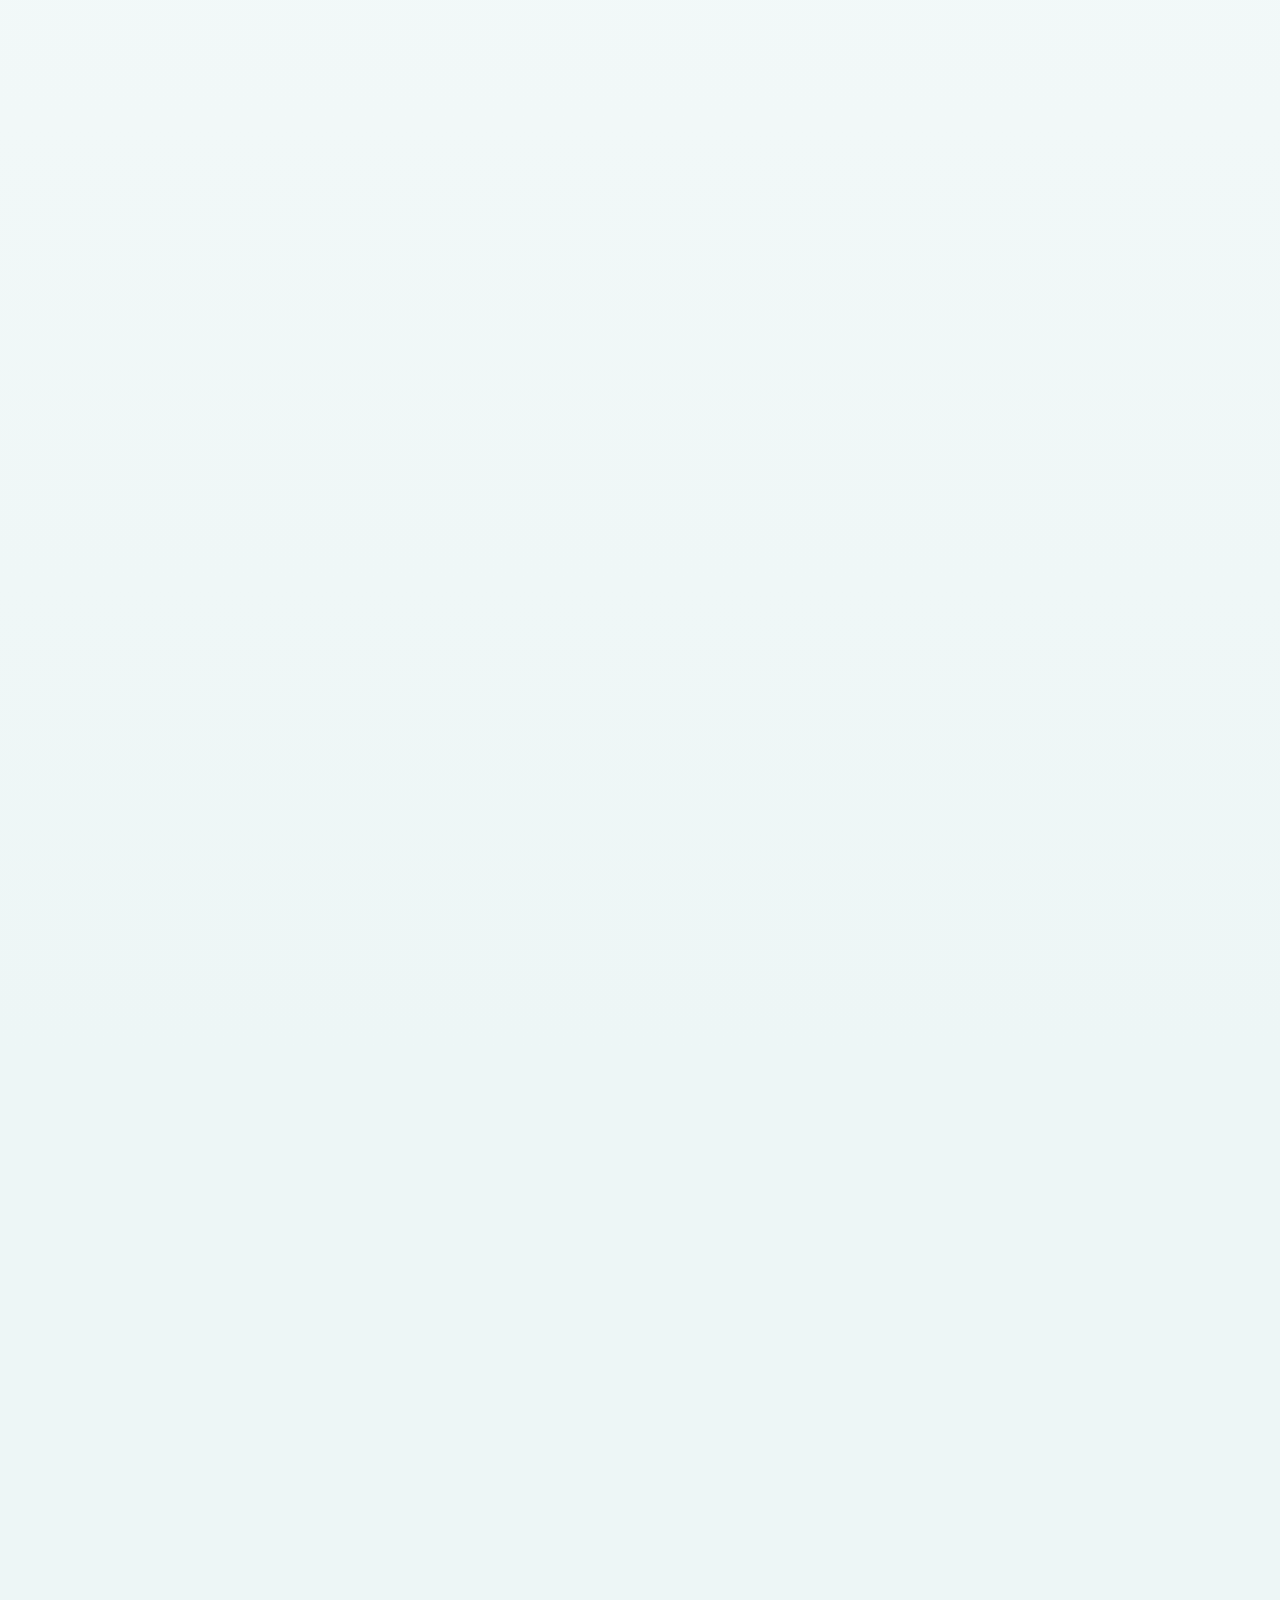
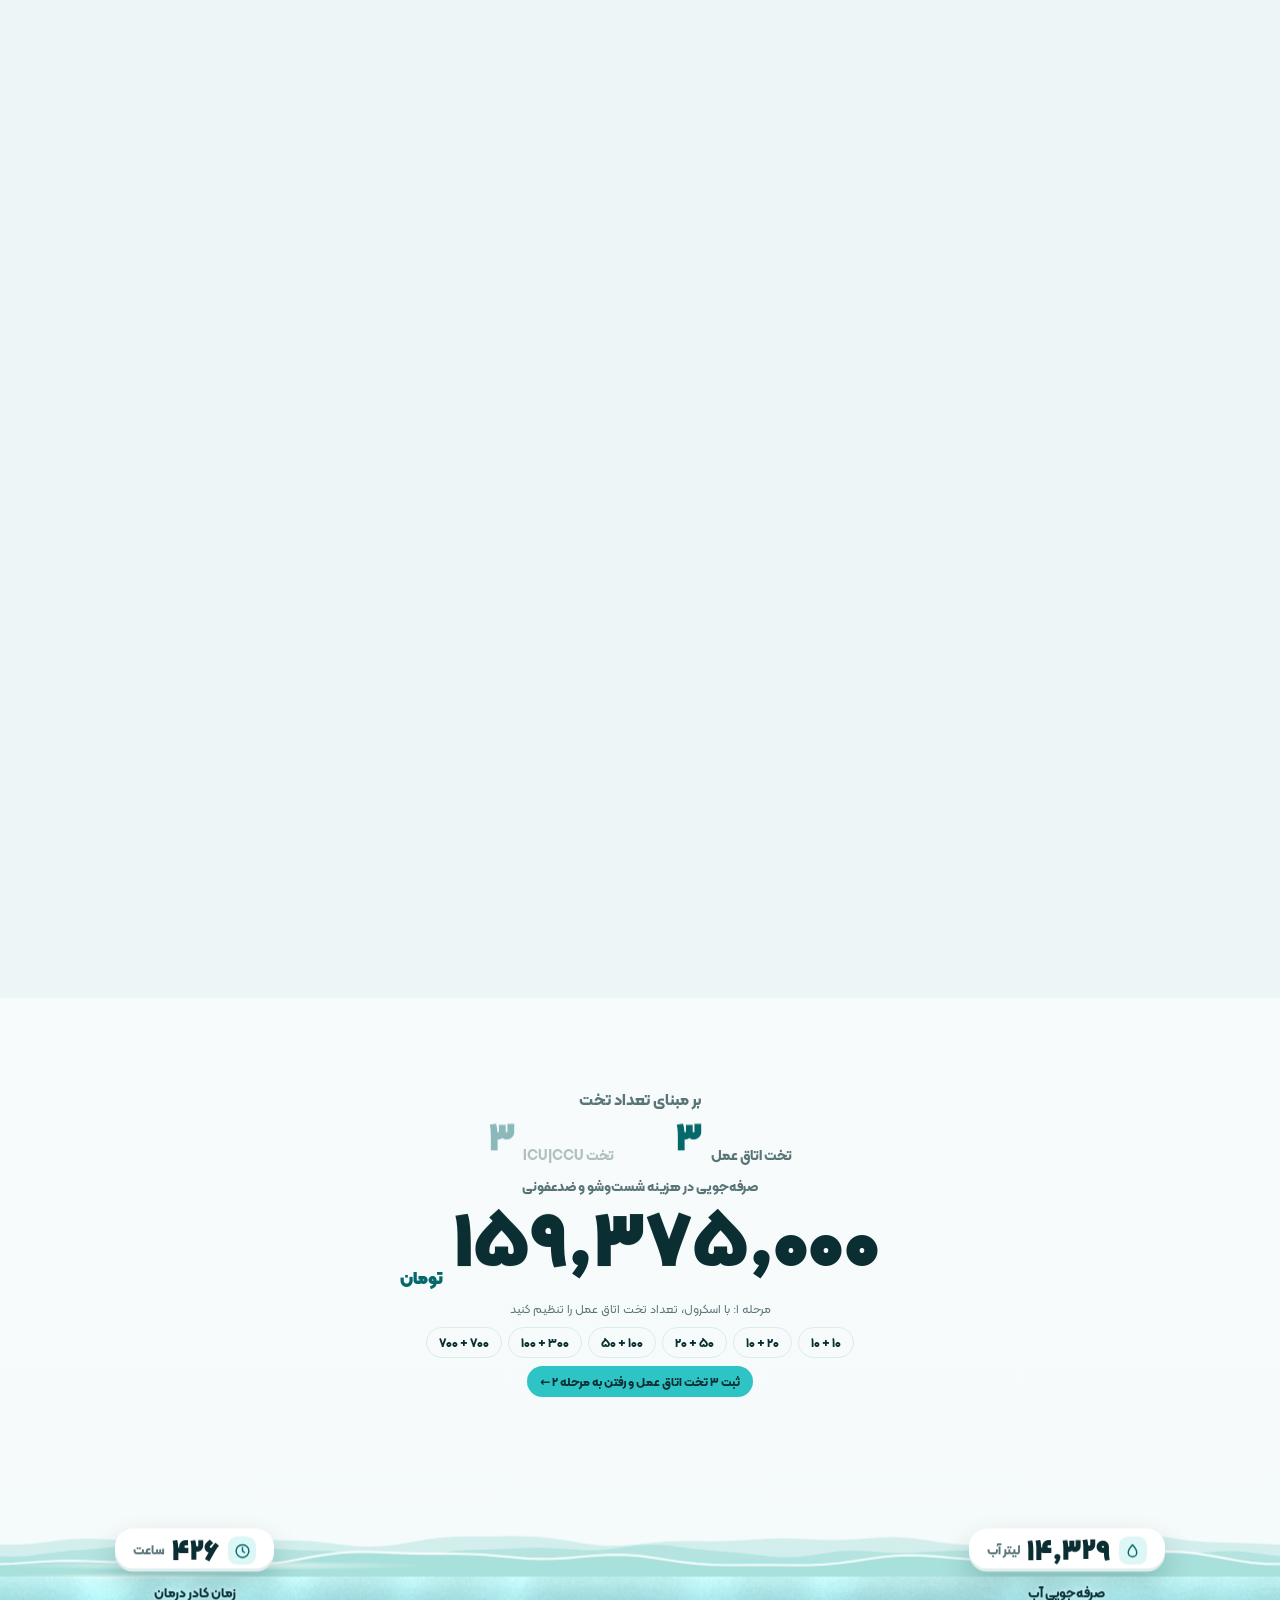
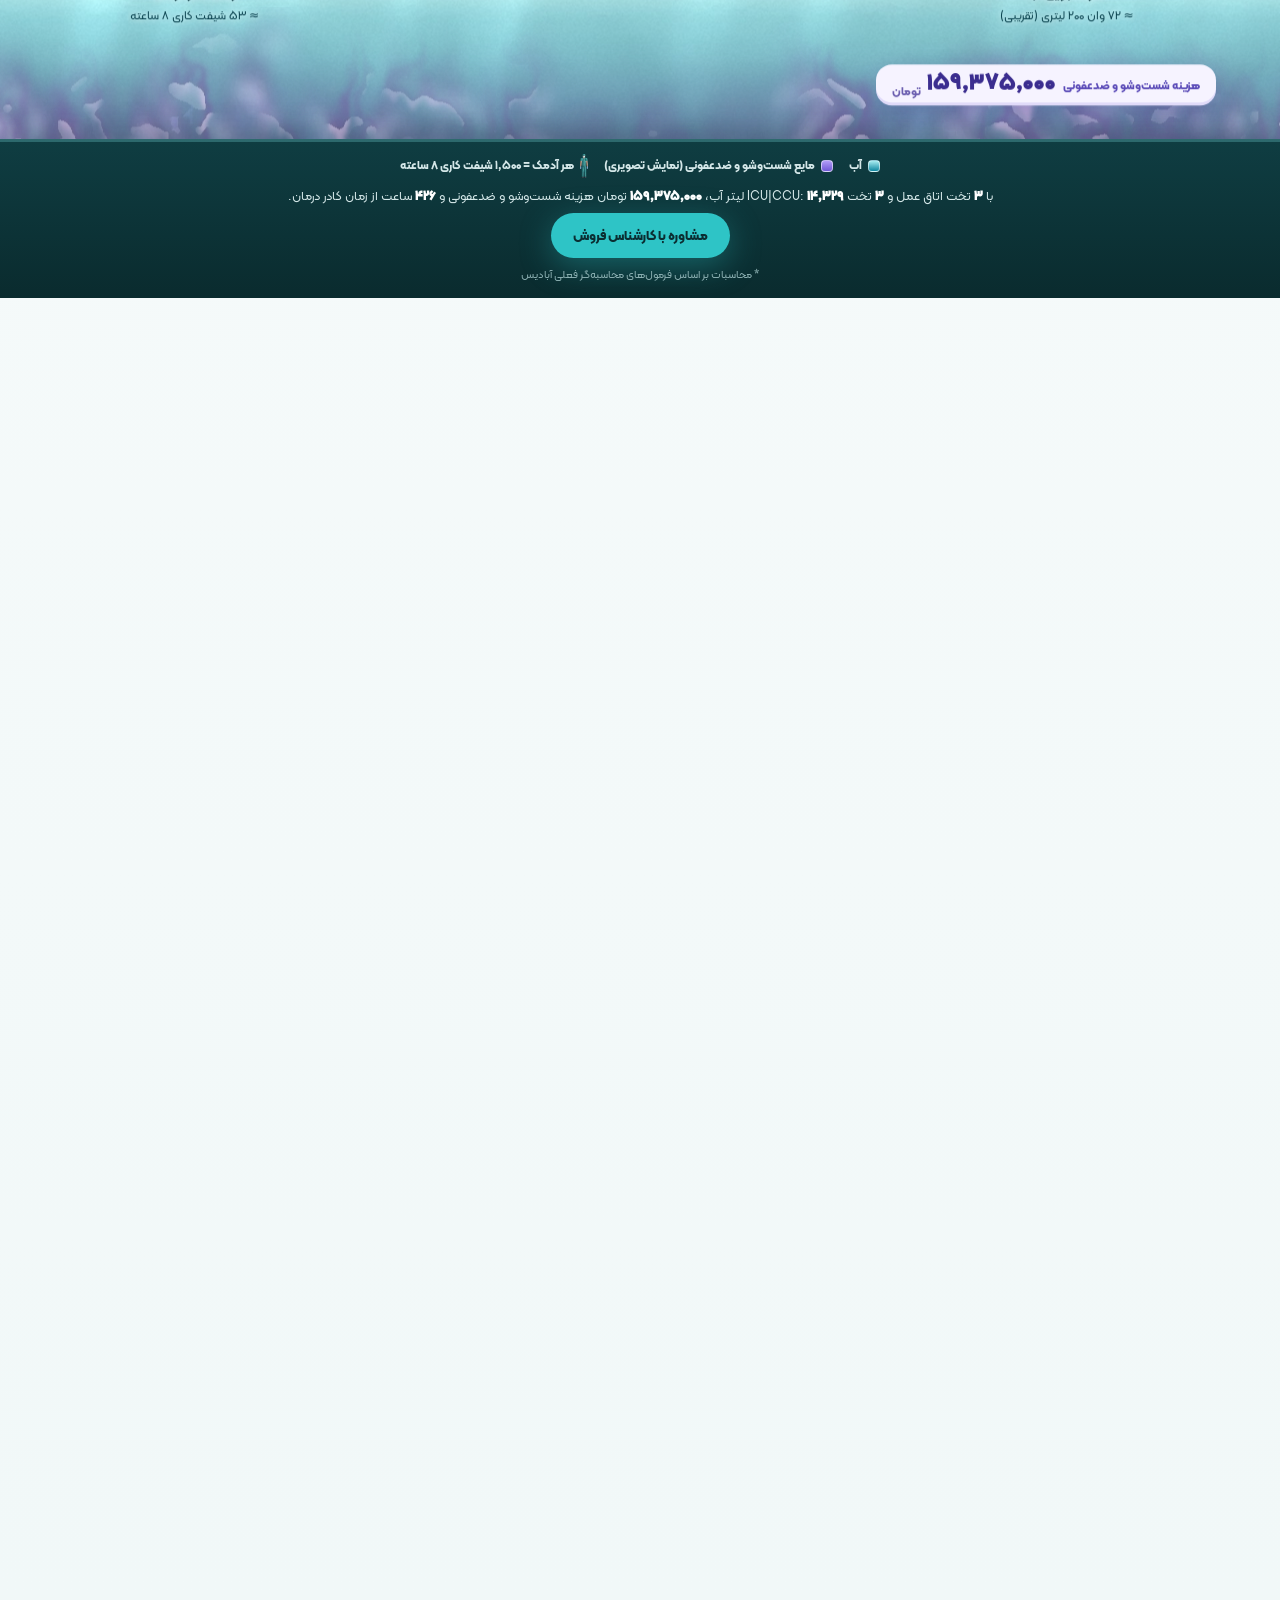
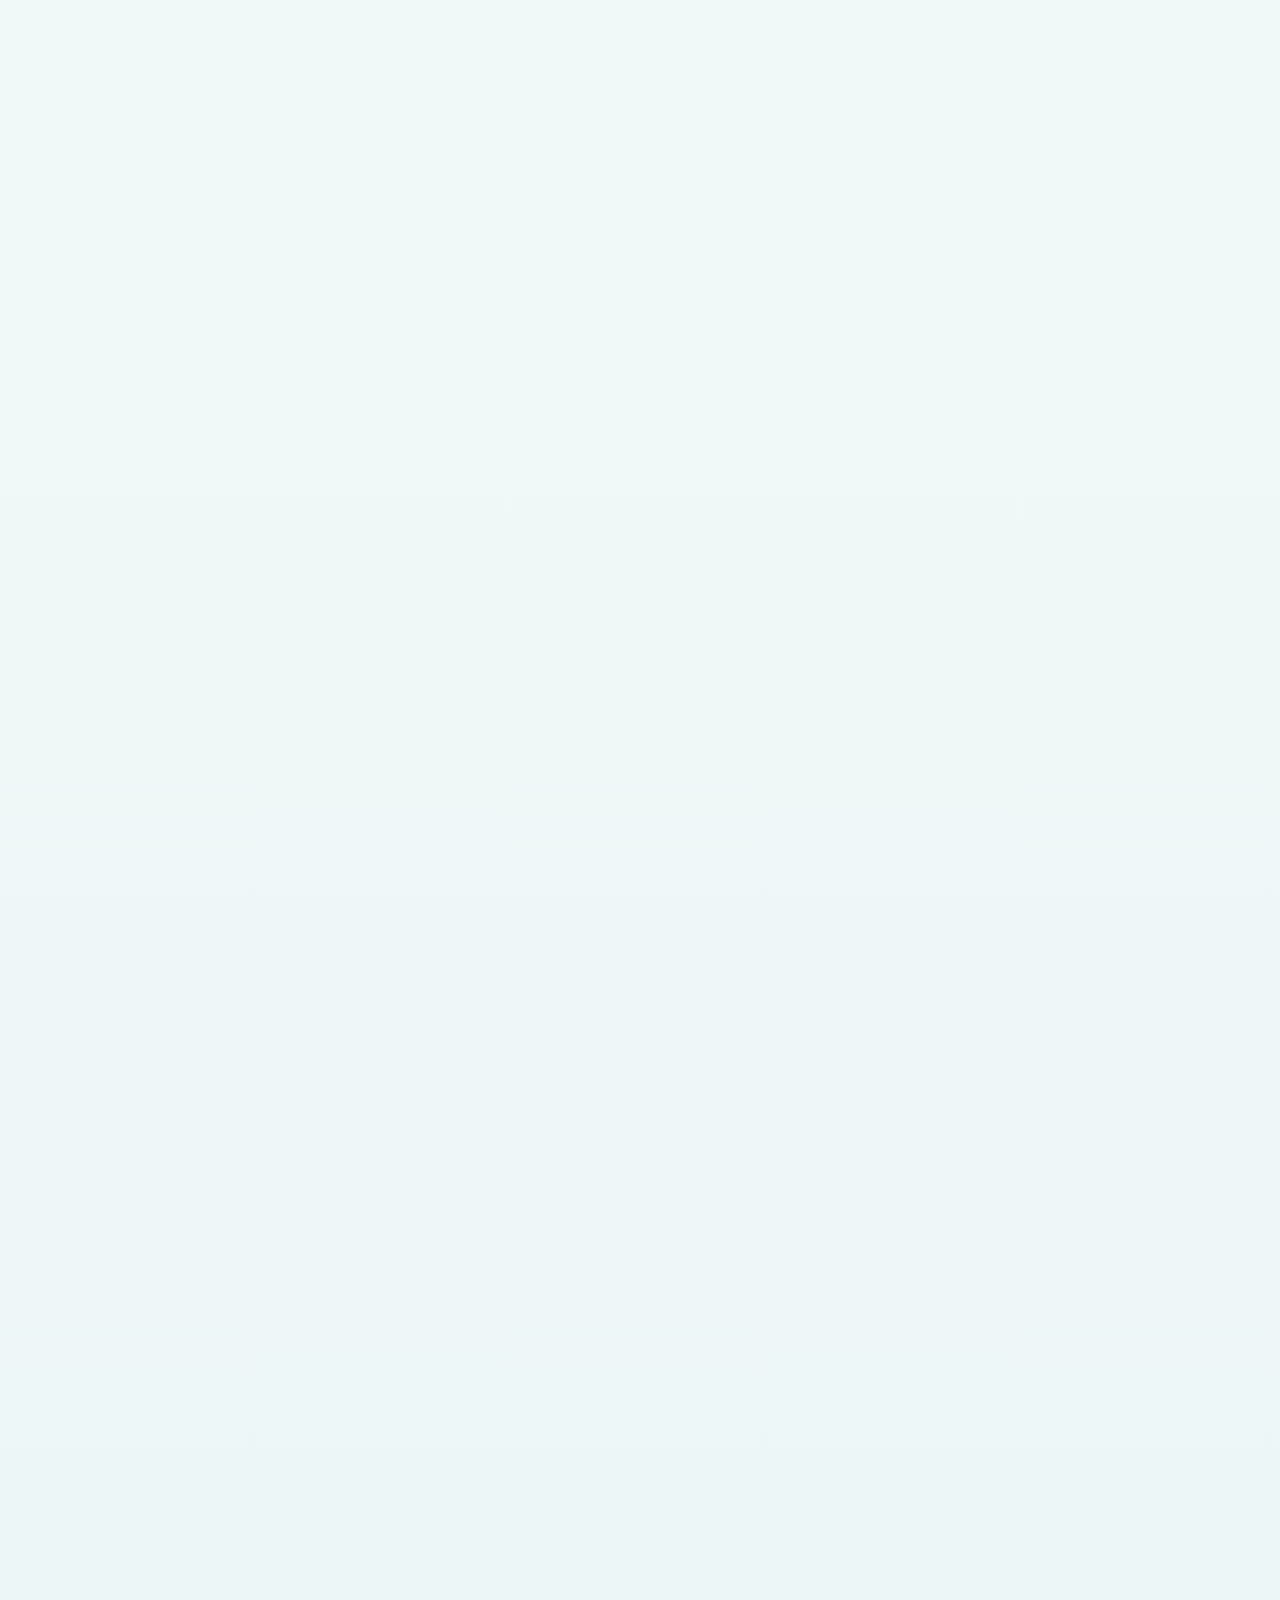
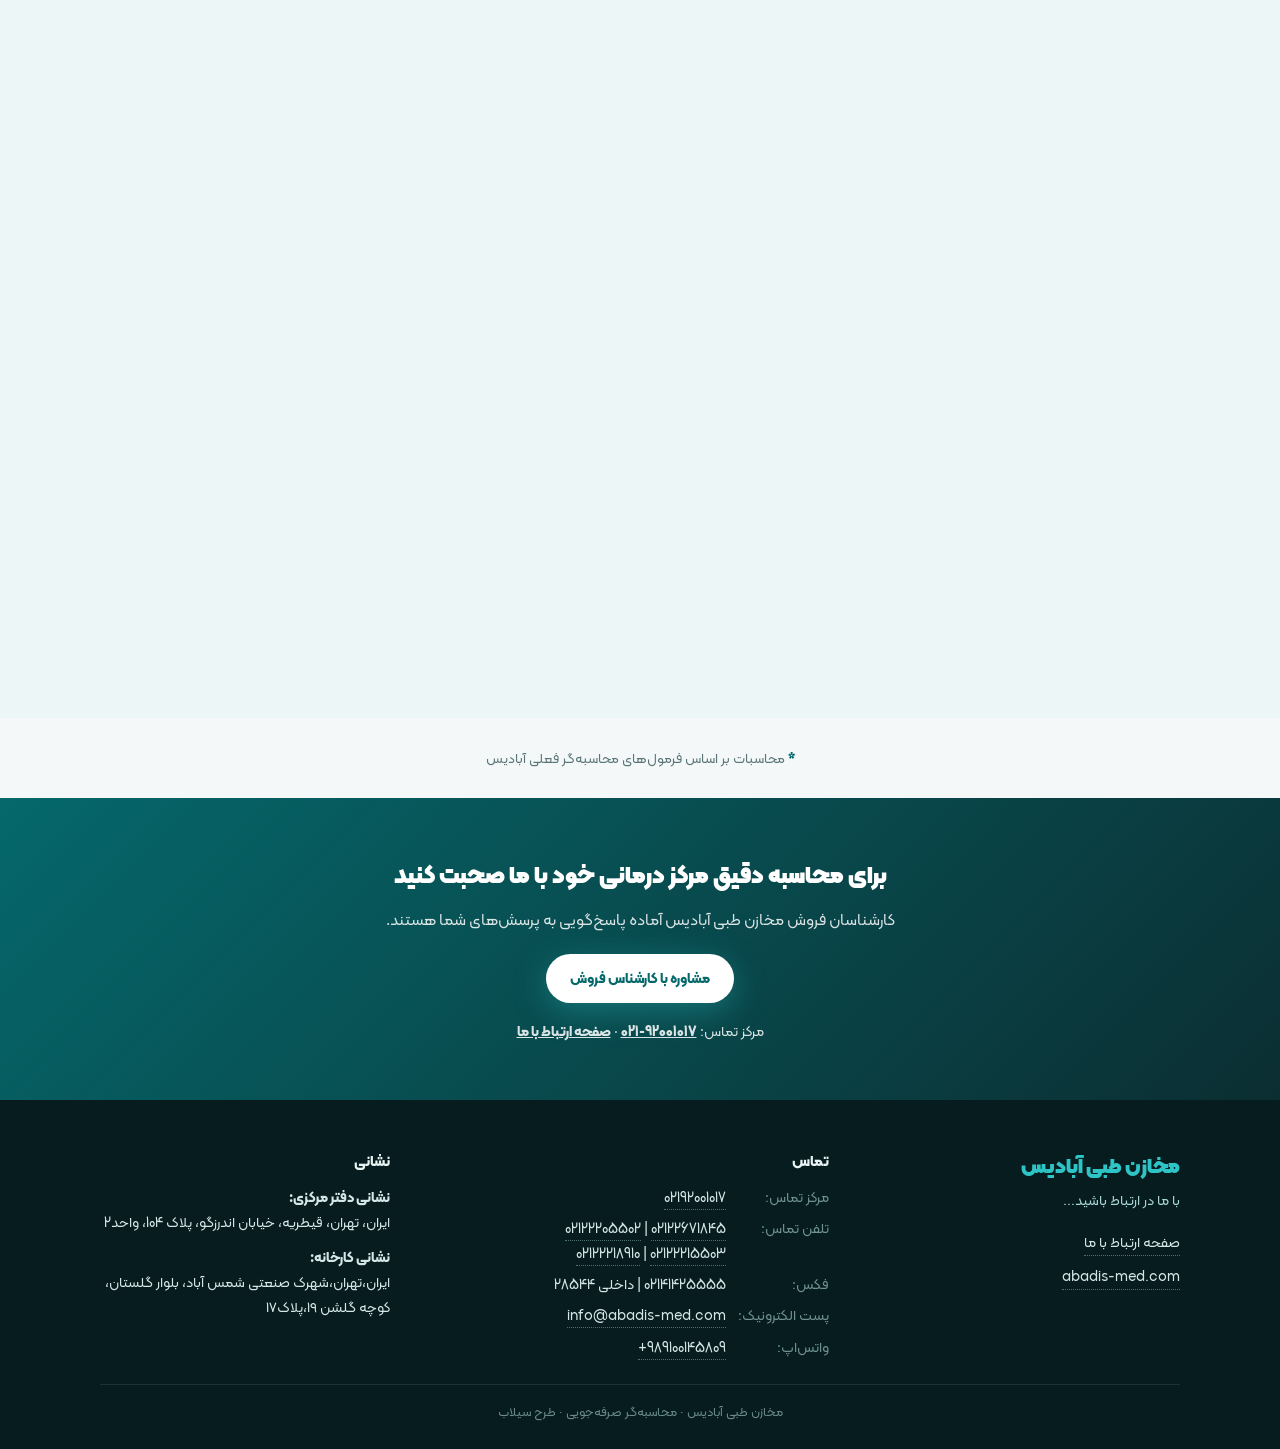
<file: flood/index.html>
<!DOCTYPE html>
<html lang="fa" dir="rtl">
<head>
  <meta charset="UTF-8" />
  <meta name="viewport" content="width=device-width, initial-scale=1, viewport-fit=cover" />
  <title>محاسبه‌گر صرفه‌جویی آبادیس — طرح سیلاب</title>
  <meta name="description" content="محاسبه‌گر صرفه‌جویی آبادیس (طرح سیلاب): با اسکرول، صرفه‌جویی در مصرف آب، هزینه شست‌وشو و ضدعفونی و زمان کادر درمان را ببینید." />
  <meta name="theme-color" content="#e8f3f3" />
  <script>
    (function () {
      var t = null;
      try { t = localStorage.getItem('abadis-theme'); } catch (e) {}
      if (t !== 'dark' && t !== 'light') t = (window.matchMedia && matchMedia('(prefers-color-scheme: dark)').matches) ? 'dark' : 'light';
      document.documentElement.setAttribute('data-theme', t);
    })();
  </script>
  <link rel="icon" type="image/png" sizes="32x32" href="../img/favicon-32.png" />
  <link rel="preload" href="../fonts/KalamehWeb-FaNum-Black.woff2" as="font" type="font/woff2" crossorigin />
  <link rel="preload" href="../fonts/KalamehWeb-FaNum-Regular.woff2" as="font" type="font/woff2" crossorigin />
  <link rel="stylesheet" href="../common/abadis-common.css" />
  <style>

    .fl-sec { background: linear-gradient(180deg, #f7fbfb 0%, #edf6f6 60%); }
    [data-theme="dark"] .fl-sec { background: linear-gradient(180deg, #071d20 0%, #0a2427 60%); }
    #calc1 .calc-track { height: 430vh; }
    #calc2 .calc-track { height: 680vh; }
    .calc-pin { padding: 0; --lav: 176,156,246; --lavd: 112,88,214; --w0: #a8e0db; --w1: #3cc0cc; --w2: #0e86a0; --w3: #14516b; --fs: .4; }
    [data-theme="dark"] .calc-pin { --lav: 150,128,236; --lavd: 92,70,190; --w0: #6a929a; --w1: #148596; --w2: #0a5570; --w3: #0d3444; }
    /* top block: input + cost headline */
    .fl-top { position: absolute; z-index: 1; top: 0; left: 0; right: 0; padding: 88px 24px 0; text-align: center; display: flex; flex-direction: column; align-items: center; gap: 2px; }
    .fl-top h2 { font-size: 1rem; font-weight: 800; color: var(--muted); }
    .fl-inrow { display: flex; justify-content: center; align-items: baseline; gap: 22px; flex-wrap: wrap; }
    .fl-in { display: inline-flex; align-items: baseline; gap: 8px; font-size: .9rem; font-weight: 800; color: var(--muted); transition: opacity .3s; }
    .fl-in .odo { font-size: 2.3rem; color: var(--teal); }
    [data-theme="dark"] .fl-in .odo { color: #2ec4c6; }
    .fl-in.idle { opacity: .45; }
    .fl-in .hold { font-size: .62rem; font-weight: 800; background: var(--accent); color: #072326; border-radius: 999px; padding: 0 7px; opacity: 0; transition: opacity .3s; }
    .fl-in.held .hold { opacity: 1; }
    .fl-head { margin-top: 4px; display: flex; flex-direction: column; align-items: center; }
    .fl-head .lb { font-size: .86rem; font-weight: 800; color: var(--muted); }
    .fl-head .val { display: flex; align-items: baseline; gap: 10px; }
    .fl-head .odo { font-size: clamp(2.6rem, 5.6vw, 4.5rem); color: var(--teal-dark); }
    [data-theme="dark"] .fl-head .odo { color: #e6f3f3; }
    .fl-head .u { font-size: 1.1rem; font-weight: 900; color: var(--teal); }
    [data-theme="dark"] .fl-head .u { color: #2ec4c6; }
    .fl-hint { font-size: .76rem; color: var(--muted); margin-top: 2px; }
    .fl-top .chips { margin-top: 6px; justify-content: center; max-width: 100%; }
    .fl-top .chip { background: transparent; }
    .fl-top .confirm { margin-top: 6px; }

    /* water */
    .sea { position: absolute; z-index: 2; left: 0; right: 0; top: 0; height: 100%; transform: translateY(60%); transition: transform .5s cubic-bezier(.2,.75,.25,1); will-change: transform; pointer-events: none; }
    .sea .body { position: absolute; inset: 0; background: linear-gradient(180deg, rgba(255,255,255,.34) 0, rgba(255,255,255,0) 30px), url(img/water-d.jpg) center top / 100% auto no-repeat, var(--w3); }
    [data-theme="dark"] .sea .body::after { content: ""; position: absolute; inset: 0; background: rgba(3,18,26,.38); }
    .wv { position: absolute; left: -100%; width: 200%; height: 48px; animation: drift 14s linear infinite; }
    .wv3 { top: -40px; opacity: .45; animation-duration: 21s; } .wv3 path { fill: var(--w0); }
    .wv2 { top: -34px; opacity: .7; animation-duration: 11s; animation-direction: reverse; } .wv2 path { fill: var(--w0); }
    .wv1 { top: -30px; } .wv1 .fill { fill: var(--w0); }
    .wv1 .hl { fill: none; stroke: #fff; stroke-width: 2.2; stroke-opacity: .85; vector-effect: non-scaling-stroke; }
    [data-theme="dark"] .wv1 .hl { stroke-opacity: .55; }
    @keyframes drift { to { transform: translateX(50%); } }
    .glint { position: absolute; top: 2px; left: 0; width: 34%; height: 10px; border-radius: 50%; background: radial-gradient(closest-side, rgba(255,255,255,.75), rgba(255,255,255,0)); animation: glint 7s ease-in-out infinite; }
    .glint.g2 { top: 14px; width: 22%; height: 7px; animation-duration: 9.5s; animation-delay: -4s; opacity: .7; }
    @keyframes glint { 0% { transform: translateX(-40%); opacity: 0; } 30%, 70% { opacity: 1; } 100% { transform: translateX(320%); opacity: 0; } }
    .caus { position: absolute; inset: 0; overflow: hidden; -webkit-mask-image: linear-gradient(180deg, transparent 0, #000 26px, rgba(0,0,0,.55) 40%, transparent 78%); mask-image: linear-gradient(180deg, transparent 0, #000 26px, rgba(0,0,0,.55) 40%, transparent 78%); }
    .caus i { position: absolute; left: -576px; top: -576px; right: -576px; bottom: -576px; background-image: url(img/caustic.webp); background-size: 384px 384px; opacity: .3; animation: caus1 23s linear infinite; }
    .caus i + i { background-size: 576px 576px; opacity: .16; animation: caus2 31s linear infinite; }
    [data-theme="dark"] .caus i { opacity: .2; } [data-theme="dark"] .caus i + i { opacity: .12; }
    @keyframes caus1 { to { transform: translate(384px, 384px); } }
    @keyframes caus2 { to { transform: translate(-576px, 576px); } }
    .bubbles span { position: absolute; border-radius: 50%; background: radial-gradient(circle at 34% 30%, rgba(255,255,255,.8) 0 16%, rgba(255,255,255,.14) 42%, rgba(255,255,255,.03) 70%); border: 1px solid rgba(255,255,255,.28); animation: rise 8s ease-in infinite; }
    @keyframes rise { 0% { transform: translate(0, 60px); opacity: 0; } 15% { opacity: .9; } 50% { transform: translate(6px, -20px); } 100% { transform: translate(-4px, -140px); opacity: 0; } }
    /* surface tags */
    .floats { position: absolute; left: 0; right: 0; top: -30px; display: flex; justify-content: space-between; align-items: flex-start; padding: 0 9%; z-index: 4; }
    .buoy { position: relative; display: flex; flex-direction: column; align-items: center; text-align: center; animation: bob 4.2s ease-in-out infinite; }
    .buoy:nth-child(2) { animation-delay: -2.1s; }
    @keyframes bob { 50% { transform: translateY(5px) rotate(-1deg); } }
    .buoy .tag { background: #fff; border-radius: 18px; padding: 6px 18px 4px; box-shadow: 0 14px 30px rgba(5,60,62,.22), inset 0 -3px 0 rgba(5,104,107,.12); display: flex; align-items: center; gap: 8px; white-space: nowrap; }
    [data-theme="dark"] .buoy .tag { background: #0f3337; box-shadow: 0 14px 30px rgba(0,0,0,.4), inset 0 0 0 1px rgba(46,196,198,.3); }
    .buoy .tag i { width: 28px; height: 28px; border-radius: 9px; display: grid; place-items: center; background: rgba(46,196,198,.16); color: var(--teal); flex: none; }
    [data-theme="dark"] .buoy .tag i { color: #2ec4c6; }
    .buoy .tag i svg { width: 17px; height: 17px; }
    .buoy .odo { font-size: 1.7rem; color: var(--ink); }
    [data-theme="dark"] .buoy .odo { color: #2ec4c6; }
    .buoy .u { font-size: .82rem; font-weight: 800; color: var(--muted); }
    .buoy .cap { margin-top: 10px; font-size: .84rem; font-weight: 800; color: #fff; text-shadow: 0 1px 2px rgba(0,40,50,.35); }
    .buoy .eq { font-size: .76rem; color: rgba(255,255,255,.9); min-height: 1.3em; text-shadow: 0 1px 2px rgba(0,40,50,.35); }
    html:not([data-theme="dark"]) .buoy .cap { color: #08343d; text-shadow: 0 0 6px rgba(255,255,255,.8); }
    html:not([data-theme="dark"]) .buoy .eq { color: #0b4450; text-shadow: 0 0 6px rgba(255,255,255,.8); }

    /* washing & disinfection fluid: translucent denser layer settling in the lower water (visual share only) */
    .fluid { position: absolute; z-index: 3; left: 0; right: 0; top: 0; height: 100%; transform: translateY(100%); transition: transform .5s cubic-bezier(.2,.75,.25,1), opacity .4s; will-change: transform; pointer-events: none; }
    .fluid .fb { position: absolute; inset: 0; background: url(img/fluid-d.webp) center top / 100% 520px no-repeat; }
    .fluid .fb::before { content: ""; position: absolute; left: 0; right: 0; top: 518px; bottom: 0; background: rgba(150,122,226,.8); }
    .fluid .fw { position: absolute; top: 0; left: -8%; width: 116%; height: 520px; background: url(img/wisp-d.webp) center top / 100% 100% no-repeat; animation: wisp 24s ease-in-out infinite alternate; }
    @keyframes wisp { from { transform: translate3d(-3%, 4px, 0); } to { transform: translate3d(3%, -6px, 0); } }
    [data-theme="dark"] .fluid .fb, [data-theme="dark"] .fluid .fw { filter: brightness(.78) saturate(.95); }
    .flabel { position: absolute; top: 78px; right: 5%; transform: translateY(-50%); }
    .flabel .tag { background: #f6f3ff; border-radius: 16px; padding: 5px 16px 3px; display: flex; align-items: center; gap: 8px; white-space: nowrap; box-shadow: 0 12px 26px rgba(60,40,140,.25), inset 0 -3px 0 rgba(127,110,224,.18); }
    [data-theme="dark"] .flabel .tag { background: #241d4d; box-shadow: 0 12px 26px rgba(0,0,0,.4), inset 0 0 0 1px rgba(201,189,251,.35); }
    .flabel .k { font-size: .74rem; font-weight: 800; color: #5b4bb8; }
    [data-theme="dark"] .flabel .k { color: #cfc4ff; }
    .flabel .v { display: flex; align-items: baseline; gap: 6px; }
    .flabel .odo { font-size: 1.35rem; color: #3b2d8f; }
    [data-theme="dark"] .flabel .odo { color: #e6e0ff; }
    .flabel .u { font-size: .74rem; font-weight: 800; color: #6c5fb0; }
    [data-theme="dark"] .flabel .u { color: #cfc4ff; }

    /* staff: sink and stack on the tank floor */
    .pile { position: absolute; z-index: 4; left: 20%; bottom: 0; width: 0; height: 0; pointer-events: none; }
    .fig { position: absolute; left: 0; bottom: 0; width: calc(var(--fs) * var(--w) * 1px); height: calc(var(--fs) * var(--h) * 1px); opacity: 0; transform-origin: 50% 70%;
      transition: transform .9s cubic-bezier(.5,0,.85,.6), opacity .8s ease-in; }
    .fig.on { opacity: 1; transition: transform 2.6s cubic-bezier(.16,.6,.26,1), opacity .6s; }
    .fig i { display: block; width: 100%; height: 100%; animation: sway 6s ease-in-out infinite; transform-origin: 50% 80%; }
    .fig:nth-child(2n) i { animation-duration: 7.4s; animation-delay: -3s; }
    .fig img { display: block; width: 100%; height: 100%; }
    .fig.fl img { transform: scaleX(-1); }
    @keyframes sway { 50% { transform: translateY(-1.5px) rotate(.7deg); } }
    /* base (tank floor) with legend + CTA */
    .base { position: absolute; z-index: 6; left: 0; right: 0; bottom: 0; padding: 12px 16px 14px; display: flex; flex-direction: column; align-items: center; gap: 7px; text-align: center;
      background: linear-gradient(180deg, #0f3d42 0%, #0a2b2e 100%); border-top: 3px solid rgba(110,220,226,.35); box-shadow: 0 -10px 24px rgba(3,30,34,.25); }
    [data-theme="dark"] .base { background: linear-gradient(180deg, #0a2629 0%, #051517 100%); border-top-color: rgba(46,196,198,.28); }
    .legend { display: flex; justify-content: center; align-items: center; gap: 4px 16px; flex-wrap: wrap; font-size: .74rem; font-weight: 700; color: #d4e7e8; }
    .legend span { display: inline-flex; align-items: center; gap: 6px; white-space: nowrap; }
    .legend i { width: 12px; height: 12px; border-radius: 4px; display: inline-block; border: 1px solid rgba(255,255,255,.55); }
    .legend .lw { background: linear-gradient(#a6ecf0, #0e86a0); }
    .legend .lf { background: linear-gradient(rgb(176,156,246), rgb(112,88,214)); }
    .legend img { width: auto; height: 24px; }
    .fl-sum { font-size: .8rem; color: #d4e7e8; max-width: 780px; line-height: 1.7; }
    .fl-sum b { font-weight: 900; color: #fff; }
    .base .hero-btn { padding: 10px 22px; font-size: .86rem; }
    .base .note { font-size: .68rem; color: #8fb3b5; }
    @media (max-width: 860px) {
      .fl-top { padding: 66px 10px 0; }
      .fl-top h2 { font-size: .8rem; }
      .fl-inrow { gap: 14px; }
      .fl-in { font-size: .7rem; gap: 6px; }
      .fl-in .odo { font-size: 1.7rem; }
      #calc2 .fl-in .odo { font-size: 1.45rem; }
      .fl-head .lb { font-size: .7rem; }
      .fl-head .odo { font-size: 2.05rem; }
      .fl-head .u { font-size: .8rem; }
      .fl-hint { font-size: .64rem; }
      .floats { padding: 0 10px; top: -36px; }
      .buoy .tag { flex-direction: column; gap: 0; padding: 5px 12px 3px; border-radius: 14px; }
      .buoy .tag i { display: none; }
      .buoy .odo { font-size: 1.1rem; }
      .buoy .u { font-size: .6rem; }
      .buoy .cap { margin-top: 6px; font-size: .64rem; }
      .buoy .eq { font-size: .58rem; }
      .flabel { right: 3%; }
      .flabel .tag { flex-direction: column; align-items: center; gap: 0; padding: 4px 12px 2px; border-radius: 13px; }
      .flabel .k { font-size: .58rem; }
      .flabel .odo { font-size: 1rem; }
      .flabel .u { font-size: .58rem; }
      .pile { left: 2%; }
      .calc-pin { --fs: .25; }
      .sea .body { background-image: linear-gradient(180deg, rgba(255,255,255,.34) 0, rgba(255,255,255,0) 26px), url(img/water-m.jpg); }
      .fluid .fb { background-image: url(img/fluid-m.webp); background-size: 100% 450px; }
      .fluid .fb::before { top: 448px; }
      .fluid .fw { height: 450px; background-image: url(img/wisp-m.webp); }
      .base { padding: 8px 10px 10px; gap: 5px; }
      .legend { font-size: .6rem; gap: 2px 10px; }
      .legend i { width: 10px; height: 10px; }
      .fl-sum { display: none; }
      .base .hero-btn { padding: 8px 18px; font-size: .78rem; }
      .base .note { font-size: .58rem; }
    }
    @media (max-width: 860px) and (max-height: 760px) { .calc-pin { --fs: .22; } }
    @media (prefers-reduced-motion: reduce) { .sea, .fluid, .fig, .fig.on { transition: none; } }

  </style>
</head>
<body>

  <header class="header" id="header">
    <a class="logo" href="#top">آبادیس<span>مخازن طبی</span></a>
    <nav class="nav">
      <a href="#calc1">بر مبنای تعداد عمل جراحی</a>
      <a href="#calc2">بر مبنای تعداد تخت</a>
      <a href="#contact">ارتباط با ما</a>
    </nav>
    <div class="header-actions">
      <button class="theme-toggle" id="themeToggle" type="button" aria-label="حالت شب" title="حالت شب" aria-pressed="false">
        <svg class="i-moon" viewBox="0 0 24 24" fill="none" stroke="currentColor" stroke-width="2" stroke-linecap="round" stroke-linejoin="round" aria-hidden="true"><path d="M20.5 14.2A8.5 8.5 0 0 1 9.8 3.5a8.5 8.5 0 1 0 10.7 10.7z"/></svg>
        <svg class="i-sun" viewBox="0 0 24 24" fill="none" stroke="currentColor" stroke-width="2" stroke-linecap="round" aria-hidden="true"><circle cx="12" cy="12" r="4.2"/><path d="M12 2.5v2.2M12 19.3v2.2M2.5 12h2.2M19.3 12h2.2M5.3 5.3l1.6 1.6M17.1 17.1l1.6 1.6M5.3 18.7l1.6-1.6M17.1 6.9l1.6-1.6"/></svg>
      </button>
      <a class="header-cta" href="tel:02192001017">تماس با فروش</a>
    </div>
  </header>

  <section class="intro" id="top">
    <div class="eyebrow">ابزار محاسبه · طرح سیلاب</div>
    <h1>صرفه‌جویی که <em>بالا می‌آید</em></h1>
    <p>اسکرول کنید؛ آب و مایع شست‌وشوی صرفه‌جویی‌شده بالا می‌آیند و کادر درمانِ آزادشده، کف مخزن روی هم جمع می‌شود.</p>
  </section>

  <section class="calc fl-sec" id="calc1" aria-labelledby="calc1-t" data-per="200">
    <div class="calc-track"><div class="calc-pin">
      <div class="fl-top"><h2 id="calc1-t">بر مبنای تعداد عمل جراحی در سال</h2><div class="fl-inrow"><span class="fl-in"><span class="odo" data-odo="n" data-digits="5"></span>عمل جراحی در سال</span></div>
        <div class="fl-head"><span class="lb">صرفه‌جویی در هزینه شست‌وشو و ضدعفونی</span><span class="val"><span class="odo" data-odo="cost" data-digits="13"></span><span class="u">تومان</span></span></div>
        <p class="fl-hint" data-hint>اسکرول کنید تا آب و مایع شست‌وشو بالا بیاید</p><div class="chips" role="group" aria-label="مقادیر آماده">
              <button class="chip" type="button" data-n="1000">۱٬۰۰۰</button>
              <button class="chip" type="button" data-n="5000">۵٬۰۰۰</button>
              <button class="chip" type="button" data-n="10000">۱۰٬۰۰۰</button>
              <button class="chip" type="button" data-n="15000">۱۵٬۰۰۰</button>
              <button class="chip" type="button" data-n="30000">۳۰٬۰۰۰</button>
            </div></div>
      <div class="sea">
        <div class="body"></div>
        <div class="caus" aria-hidden="true"><i></i><i></i></div>
        <div class="bubbles" aria-hidden="true"><span style="width:10px;height:10px;left:9%;top:46%;animation-duration:9s;animation-delay:-1s"></span><span style="width:5px;height:5px;left:14%;top:38%;animation-duration:7s;animation-delay:-3s"></span><span style="width:7px;height:7px;left:31%;top:58%;animation-duration:11s;animation-delay:-6s"></span><span style="width:4px;height:4px;left:44%;top:34%;animation-duration:6s;animation-delay:-2s"></span><span style="width:12px;height:12px;left:57%;top:64%;animation-duration:10s;animation-delay:-4s"></span><span style="width:6px;height:6px;left:69%;top:42%;animation-duration:8s;animation-delay:-5s"></span><span style="width:4px;height:4px;left:81%;top:52%;animation-duration:7s;animation-delay:-1s"></span><span style="width:9px;height:9px;left:90%;top:36%;animation-duration:9s;animation-delay:-7s"></span></div>
        <svg class="wv wv3" viewBox="0 0 2880 48" preserveAspectRatio="none" aria-hidden="true"><path d="M0 26.0 L16 26.1 L32 25.4 L48 23.9 L64 22.1 L80 20.6 L96 19.9 L112 20.2 L128 21.0 L144 21.9 L160 22.3 L176 21.9 L192 20.9 L208 19.7 L224 18.9 L240 18.9 L256 19.5 L272 20.5 L288 21.2 L304 21.6 L320 21.7 L336 22.0 L352 22.7 L368 24.2 L384 25.9 L400 27.5 L416 28.1 L432 27.5 L448 25.7 L464 23.2 L480 20.8 L496 19.0 L512 18.1 L528 17.8 L544 17.8 L560 17.7 L576 17.6 L592 17.7 L608 18.4 L624 20.0 L640 22.3 L656 24.7 L672 26.5 L688 27.2 L704 26.8 L720 25.4 L736 23.9 L752 22.8 L768 22.4 L784 22.5 L800 22.7 L816 22.5 L832 21.8 L848 20.9 L864 20.0 L880 19.7 L896 20.1 L912 20.8 L928 21.5 L944 21.5 L960 20.8 L976 19.8 L992 18.8 L1008 18.6 L1024 19.5 L1040 21.3 L1056 23.5 L1072 25.3 L1088 26.3 L1104 26.5 L1120 26.1 L1136 25.6 L1152 25.2 L1168 24.9 L1184 24.4 L1200 23.2 L1216 21.4 L1232 19.0 L1248 16.8 L1264 15.4 L1280 15.3 L1296 16.5 L1312 18.6 L1328 20.8 L1344 22.5 L1360 23.5 L1376 24.0 L1392 24.3 L1408 24.7 L1424 25.4 L1440 26.0 L1456 26.1 L1472 25.4 L1488 23.9 L1504 22.1 L1520 20.6 L1536 19.9 L1552 20.2 L1568 21.0 L1584 21.9 L1600 22.3 L1616 21.9 L1632 20.9 L1648 19.7 L1664 18.9 L1680 18.9 L1696 19.5 L1712 20.5 L1728 21.2 L1744 21.6 L1760 21.7 L1776 22.0 L1792 22.7 L1808 24.2 L1824 25.9 L1840 27.5 L1856 28.1 L1872 27.5 L1888 25.7 L1904 23.2 L1920 20.8 L1936 19.0 L1952 18.1 L1968 17.8 L1984 17.8 L2000 17.7 L2016 17.6 L2032 17.7 L2048 18.4 L2064 20.0 L2080 22.3 L2096 24.7 L2112 26.5 L2128 27.2 L2144 26.8 L2160 25.4 L2176 23.9 L2192 22.8 L2208 22.4 L2224 22.5 L2240 22.7 L2256 22.5 L2272 21.8 L2288 20.9 L2304 20.0 L2320 19.7 L2336 20.1 L2352 20.8 L2368 21.5 L2384 21.5 L2400 20.8 L2416 19.8 L2432 18.8 L2448 18.6 L2464 19.5 L2480 21.3 L2496 23.5 L2512 25.3 L2528 26.3 L2544 26.5 L2560 26.1 L2576 25.6 L2592 25.2 L2608 24.9 L2624 24.4 L2640 23.2 L2656 21.4 L2672 19.0 L2688 16.8 L2704 15.4 L2720 15.3 L2736 16.5 L2752 18.6 L2768 20.8 L2784 22.5 L2800 23.5 L2816 24.0 L2832 24.3 L2848 24.7 L2864 25.4 L2880 26.0 V48 H0 Z"/></svg>
        <svg class="wv wv2" viewBox="0 0 2880 48" preserveAspectRatio="none" aria-hidden="true"><path d="M0 31.5 L16 32.1 L32 31.2 L48 29.3 L64 27.5 L80 26.0 L96 25.0 L112 23.8 L128 22.3 L144 20.6 L160 19.5 L176 19.7 L192 21.3 L208 23.6 L224 25.5 L240 26.1 L256 25.6 L272 24.5 L288 23.8 L304 23.9 L320 24.7 L336 25.6 L352 26.0 L368 26.3 L384 27.0 L400 28.4 L416 30.6 L432 32.8 L448 33.7 L464 33.1 L480 31.0 L496 28.4 L512 26.3 L528 25.3 L544 24.9 L560 24.6 L576 24.0 L592 23.3 L608 22.9 L624 23.4 L640 24.5 L656 25.5 L672 25.5 L688 24.2 L704 22.2 L720 20.5 L736 19.9 L752 20.8 L768 22.7 L784 24.5 L800 26.0 L816 27.0 L832 28.2 L848 29.7 L864 31.4 L880 32.5 L896 32.3 L912 30.7 L928 28.4 L944 26.5 L960 25.9 L976 26.4 L992 27.5 L1008 28.2 L1024 28.1 L1040 27.3 L1056 26.4 L1072 26.0 L1088 25.7 L1104 25.0 L1120 23.6 L1136 21.4 L1152 19.2 L1168 18.3 L1184 18.9 L1200 21.0 L1216 23.6 L1232 25.7 L1248 26.7 L1264 27.1 L1280 27.4 L1296 28.0 L1312 28.7 L1328 29.1 L1344 28.6 L1360 27.5 L1376 26.5 L1392 26.5 L1408 27.8 L1424 29.8 L1440 31.5 L1456 32.1 L1472 31.2 L1488 29.3 L1504 27.5 L1520 26.0 L1536 25.0 L1552 23.8 L1568 22.3 L1584 20.6 L1600 19.5 L1616 19.7 L1632 21.3 L1648 23.6 L1664 25.5 L1680 26.1 L1696 25.6 L1712 24.5 L1728 23.8 L1744 23.9 L1760 24.7 L1776 25.6 L1792 26.0 L1808 26.3 L1824 27.0 L1840 28.4 L1856 30.6 L1872 32.8 L1888 33.7 L1904 33.1 L1920 31.0 L1936 28.4 L1952 26.3 L1968 25.3 L1984 24.9 L2000 24.6 L2016 24.0 L2032 23.3 L2048 22.9 L2064 23.4 L2080 24.5 L2096 25.5 L2112 25.5 L2128 24.2 L2144 22.2 L2160 20.5 L2176 19.9 L2192 20.8 L2208 22.7 L2224 24.5 L2240 26.0 L2256 27.0 L2272 28.2 L2288 29.7 L2304 31.4 L2320 32.5 L2336 32.3 L2352 30.7 L2368 28.4 L2384 26.5 L2400 25.9 L2416 26.4 L2432 27.5 L2448 28.2 L2464 28.1 L2480 27.3 L2496 26.4 L2512 26.0 L2528 25.7 L2544 25.0 L2560 23.6 L2576 21.4 L2592 19.2 L2608 18.3 L2624 18.9 L2640 21.0 L2656 23.6 L2672 25.7 L2688 26.7 L2704 27.1 L2720 27.4 L2736 28.0 L2752 28.7 L2768 29.1 L2784 28.6 L2800 27.5 L2816 26.5 L2832 26.5 L2848 27.8 L2864 29.8 L2880 31.5 V48 H0 Z"/></svg>
        <svg class="wv wv1" viewBox="0 0 2880 48" preserveAspectRatio="none" aria-hidden="true"><path class="fill" d="M0 35.5 L16 35.0 L32 34.0 L48 33.0 L64 32.4 L80 32.2 L96 32.5 L112 33.0 L128 33.5 L144 33.6 L160 33.4 L176 33.0 L192 32.7 L208 32.7 L224 33.2 L240 34.1 L256 35.2 L272 36.0 L288 36.0 L304 35.2 L320 33.4 L336 30.9 L352 28.2 L368 25.8 L384 24.2 L400 23.4 L416 23.3 L432 23.8 L448 24.4 L464 24.9 L480 25.1 L496 25.1 L512 25.1 L528 25.5 L544 26.2 L560 27.4 L576 28.7 L592 29.8 L608 30.4 L624 30.2 L640 29.3 L656 28.0 L672 26.8 L688 26.1 L704 26.3 L720 27.4 L736 29.3 L752 31.5 L768 33.6 L784 35.2 L800 36.2 L816 36.5 L832 36.5 L848 36.4 L864 36.4 L880 36.5 L896 36.7 L912 36.5 L928 35.9 L944 34.5 L960 32.7 L976 30.5 L992 28.5 L1008 27.2 L1024 26.7 L1040 27.1 L1056 28.2 L1072 29.5 L1088 30.5 L1104 31.0 L1120 30.6 L1136 29.6 L1152 28.2 L1168 26.8 L1184 25.8 L1200 25.2 L1216 25.0 L1232 24.9 L1248 24.7 L1264 24.3 L1280 23.7 L1296 23.1 L1312 22.9 L1328 23.4 L1344 24.7 L1360 26.8 L1376 29.4 L1392 32.0 L1408 34.1 L1424 35.3 L1440 35.5 L1456 35.0 L1472 34.0 L1488 33.0 L1504 32.4 L1520 32.2 L1536 32.5 L1552 33.0 L1568 33.5 L1584 33.6 L1600 33.4 L1616 33.0 L1632 32.7 L1648 32.7 L1664 33.2 L1680 34.1 L1696 35.2 L1712 36.0 L1728 36.0 L1744 35.2 L1760 33.4 L1776 30.9 L1792 28.2 L1808 25.8 L1824 24.2 L1840 23.4 L1856 23.3 L1872 23.8 L1888 24.4 L1904 24.9 L1920 25.1 L1936 25.1 L1952 25.1 L1968 25.5 L1984 26.2 L2000 27.4 L2016 28.7 L2032 29.8 L2048 30.4 L2064 30.2 L2080 29.3 L2096 28.0 L2112 26.8 L2128 26.1 L2144 26.3 L2160 27.4 L2176 29.3 L2192 31.5 L2208 33.6 L2224 35.2 L2240 36.2 L2256 36.5 L2272 36.5 L2288 36.4 L2304 36.4 L2320 36.5 L2336 36.7 L2352 36.5 L2368 35.9 L2384 34.5 L2400 32.7 L2416 30.5 L2432 28.5 L2448 27.2 L2464 26.7 L2480 27.1 L2496 28.2 L2512 29.5 L2528 30.5 L2544 31.0 L2560 30.6 L2576 29.6 L2592 28.2 L2608 26.8 L2624 25.8 L2640 25.2 L2656 25.0 L2672 24.9 L2688 24.7 L2704 24.3 L2720 23.7 L2736 23.1 L2752 22.9 L2768 23.4 L2784 24.7 L2800 26.8 L2816 29.4 L2832 32.0 L2848 34.1 L2864 35.3 L2880 35.5 V48 H0 Z"/><path class="hl" d="M0 35.5 L16 35.0 L32 34.0 L48 33.0 L64 32.4 L80 32.2 L96 32.5 L112 33.0 L128 33.5 L144 33.6 L160 33.4 L176 33.0 L192 32.7 L208 32.7 L224 33.2 L240 34.1 L256 35.2 L272 36.0 L288 36.0 L304 35.2 L320 33.4 L336 30.9 L352 28.2 L368 25.8 L384 24.2 L400 23.4 L416 23.3 L432 23.8 L448 24.4 L464 24.9 L480 25.1 L496 25.1 L512 25.1 L528 25.5 L544 26.2 L560 27.4 L576 28.7 L592 29.8 L608 30.4 L624 30.2 L640 29.3 L656 28.0 L672 26.8 L688 26.1 L704 26.3 L720 27.4 L736 29.3 L752 31.5 L768 33.6 L784 35.2 L800 36.2 L816 36.5 L832 36.5 L848 36.4 L864 36.4 L880 36.5 L896 36.7 L912 36.5 L928 35.9 L944 34.5 L960 32.7 L976 30.5 L992 28.5 L1008 27.2 L1024 26.7 L1040 27.1 L1056 28.2 L1072 29.5 L1088 30.5 L1104 31.0 L1120 30.6 L1136 29.6 L1152 28.2 L1168 26.8 L1184 25.8 L1200 25.2 L1216 25.0 L1232 24.9 L1248 24.7 L1264 24.3 L1280 23.7 L1296 23.1 L1312 22.9 L1328 23.4 L1344 24.7 L1360 26.8 L1376 29.4 L1392 32.0 L1408 34.1 L1424 35.3 L1440 35.5 L1456 35.0 L1472 34.0 L1488 33.0 L1504 32.4 L1520 32.2 L1536 32.5 L1552 33.0 L1568 33.5 L1584 33.6 L1600 33.4 L1616 33.0 L1632 32.7 L1648 32.7 L1664 33.2 L1680 34.1 L1696 35.2 L1712 36.0 L1728 36.0 L1744 35.2 L1760 33.4 L1776 30.9 L1792 28.2 L1808 25.8 L1824 24.2 L1840 23.4 L1856 23.3 L1872 23.8 L1888 24.4 L1904 24.9 L1920 25.1 L1936 25.1 L1952 25.1 L1968 25.5 L1984 26.2 L2000 27.4 L2016 28.7 L2032 29.8 L2048 30.4 L2064 30.2 L2080 29.3 L2096 28.0 L2112 26.8 L2128 26.1 L2144 26.3 L2160 27.4 L2176 29.3 L2192 31.5 L2208 33.6 L2224 35.2 L2240 36.2 L2256 36.5 L2272 36.5 L2288 36.4 L2304 36.4 L2320 36.5 L2336 36.7 L2352 36.5 L2368 35.9 L2384 34.5 L2400 32.7 L2416 30.5 L2432 28.5 L2448 27.2 L2464 26.7 L2480 27.1 L2496 28.2 L2512 29.5 L2528 30.5 L2544 31.0 L2560 30.6 L2576 29.6 L2592 28.2 L2608 26.8 L2624 25.8 L2640 25.2 L2656 25.0 L2672 24.9 L2688 24.7 L2704 24.3 L2720 23.7 L2736 23.1 L2752 22.9 L2768 23.4 L2784 24.7 L2800 26.8 L2816 29.4 L2832 32.0 L2848 34.1 L2864 35.3 L2880 35.5"/></svg>
        <span class="glint" aria-hidden="true"></span><span class="glint g2" aria-hidden="true"></span>
        <div class="floats">
          <div class="buoy"><div class="tag"><i><svg viewBox="0 0 24 24" fill="none" stroke="currentColor" stroke-width="2" stroke-linejoin="round"><path d="M12 3s6 6.6 6 11a6 6 0 0 1-12 0c0-4.4 6-11 6-11z"/></svg></i><span class="odo" data-odo="water" data-digits="7"></span><span class="u">لیتر آب</span></div><span class="cap">صرفه‌جویی آب</span><span class="eq" data-sub="tubs"></span></div>
          <div class="buoy"><div class="tag"><i><svg viewBox="0 0 24 24" fill="none" stroke="currentColor" stroke-width="2" stroke-linecap="round"><circle cx="12" cy="12" r="9"/><path d="M12 7v5l3 2"/></svg></i><span class="odo" data-odo="hours" data-digits="6"></span><span class="u">ساعت</span></div><span class="cap">زمان کادر درمان</span><span class="eq" data-sub="shifts"></span></div>
        </div>
      </div>
      <div class="fluid">
        <div class="fb"></div><div class="fw" aria-hidden="true"></div>
        <div class="flabel"><div class="tag"><span class="k">هزینه شست‌وشو و ضدعفونی</span><span class="v"><span class="odo" data-odo="cost" data-digits="13"></span><span class="u">تومان</span></span></div></div>
      </div>
      <div class="pile" aria-hidden="true"><span class="fig" data-x="0.5" data-y="0" data-r="-1" style="--w:493;--h:173"><i><img src="img/staff-a.webp" alt="" width="493" height="173" decoding="async"></i></span><span class="fig fl" data-x="1.48" data-y="0.02" data-r="2" style="--w:493;--h:172"><i><img src="img/staff-b.webp" alt="" width="493" height="172" decoding="async"></i></span><span class="fig" data-x="1.0" data-y="0.58" data-r="-3" style="--w:492;--h:315"><i><img src="img/staff-c.webp" alt="" width="492" height="315" decoding="async"></i></span><span class="fig" data-x="0.42" data-y="0.64" data-r="5" style="--w:493;--h:172"><i><img src="img/staff-b.webp" alt="" width="493" height="172" decoding="async"></i></span><span class="fig fl" data-x="1.6" data-y="0.66" data-r="-5" style="--w:493;--h:173"><i><img src="img/staff-a.webp" alt="" width="493" height="173" decoding="async"></i></span><span class="fig fl" data-x="0.98" data-y="1.18" data-r="3" style="--w:493;--h:173"><i><img src="img/staff-a.webp" alt="" width="493" height="173" decoding="async"></i></span><span class="fig fl" data-x="0.4" data-y="1.3" data-r="-6" style="--w:492;--h:315"><i><img src="img/staff-c.webp" alt="" width="492" height="315" decoding="async"></i></span><span class="fig" data-x="1.5" data-y="1.26" data-r="5" style="--w:493;--h:172"><i><img src="img/staff-b.webp" alt="" width="493" height="172" decoding="async"></i></span></div>
      <div class="base">
        <div class="legend"><span><i class="lw"></i>آب</span><span><i class="lf"></i>مایع شست‌وشو و ضدعفونی (نمایش تصویری)</span><span><img src="img/staff-icon.webp" alt="" width="10" height="24">هر آدمک = ۲۰۰ شیفت کاری ۸ ساعته</span></div>
        <p class="fl-sum" data-sum></p><a class="hero-btn" href="tel:02192001017">مشاوره با کارشناس فروش</a><p class="note">* محاسبات بر اساس فرمول‌های محاسبه‌گر فعلی آبادیس</p>
      </div>
    </div></div>
  </section>

  <section class="calc fl-sec" id="calc2" aria-labelledby="calc2-t" data-per="1500">
    <div class="calc-track"><div class="calc-pin">
      <div class="fl-top"><h2 id="calc2-t">بر مبنای تعداد تخت</h2><div class="fl-inrow"><span class="fl-in" data-ch="a">تخت اتاق عمل <span class="odo" data-odo="a" data-digits="3"></span><span class="hold">ثابت</span></span><span class="fl-in" data-ch="b">تخت ICU|CCU <span class="odo" data-odo="b" data-digits="3"></span></span></div>
        <div class="fl-head"><span class="lb">صرفه‌جویی در هزینه شست‌وشو و ضدعفونی</span><span class="val"><span class="odo" data-odo="cost" data-digits="11"></span><span class="u">تومان</span></span></div>
        <p class="fl-hint" data-hint>مرحله ۱: با اسکرول، تعداد تخت اتاق عمل را تنظیم کنید</p><div class="chips" role="group" aria-label="ترکیب‌های آماده (تخت اتاق عمل + ICU|CCU)">
              <button class="chip" type="button" data-a="10" data-b="10">۱۰ + ۱۰</button>
              <button class="chip" type="button" data-a="20" data-b="10">۲۰ + ۱۰</button>
              <button class="chip" type="button" data-a="50" data-b="20">۵۰ + ۲۰</button>
              <button class="chip" type="button" data-a="100" data-b="50">۱۰۰ + ۵۰</button>
              <button class="chip" type="button" data-a="300" data-b="100">۳۰۰ + ۱۰۰</button>
              <button class="chip" type="button" data-a="700" data-b="700">۷۰۰ + ۷۰۰</button>
            </div><button class="confirm" type="button" data-confirm hidden></button></div>
      <div class="sea">
        <div class="body"></div>
        <div class="caus" aria-hidden="true"><i></i><i></i></div>
        <div class="bubbles" aria-hidden="true"><span style="width:10px;height:10px;left:9%;top:46%;animation-duration:9s;animation-delay:-1s"></span><span style="width:5px;height:5px;left:14%;top:38%;animation-duration:7s;animation-delay:-3s"></span><span style="width:7px;height:7px;left:31%;top:58%;animation-duration:11s;animation-delay:-6s"></span><span style="width:4px;height:4px;left:44%;top:34%;animation-duration:6s;animation-delay:-2s"></span><span style="width:12px;height:12px;left:57%;top:64%;animation-duration:10s;animation-delay:-4s"></span><span style="width:6px;height:6px;left:69%;top:42%;animation-duration:8s;animation-delay:-5s"></span><span style="width:4px;height:4px;left:81%;top:52%;animation-duration:7s;animation-delay:-1s"></span><span style="width:9px;height:9px;left:90%;top:36%;animation-duration:9s;animation-delay:-7s"></span></div>
        <svg class="wv wv3" viewBox="0 0 2880 48" preserveAspectRatio="none" aria-hidden="true"><path d="M0 26.0 L16 26.1 L32 25.4 L48 23.9 L64 22.1 L80 20.6 L96 19.9 L112 20.2 L128 21.0 L144 21.9 L160 22.3 L176 21.9 L192 20.9 L208 19.7 L224 18.9 L240 18.9 L256 19.5 L272 20.5 L288 21.2 L304 21.6 L320 21.7 L336 22.0 L352 22.7 L368 24.2 L384 25.9 L400 27.5 L416 28.1 L432 27.5 L448 25.7 L464 23.2 L480 20.8 L496 19.0 L512 18.1 L528 17.8 L544 17.8 L560 17.7 L576 17.6 L592 17.7 L608 18.4 L624 20.0 L640 22.3 L656 24.7 L672 26.5 L688 27.2 L704 26.8 L720 25.4 L736 23.9 L752 22.8 L768 22.4 L784 22.5 L800 22.7 L816 22.5 L832 21.8 L848 20.9 L864 20.0 L880 19.7 L896 20.1 L912 20.8 L928 21.5 L944 21.5 L960 20.8 L976 19.8 L992 18.8 L1008 18.6 L1024 19.5 L1040 21.3 L1056 23.5 L1072 25.3 L1088 26.3 L1104 26.5 L1120 26.1 L1136 25.6 L1152 25.2 L1168 24.9 L1184 24.4 L1200 23.2 L1216 21.4 L1232 19.0 L1248 16.8 L1264 15.4 L1280 15.3 L1296 16.5 L1312 18.6 L1328 20.8 L1344 22.5 L1360 23.5 L1376 24.0 L1392 24.3 L1408 24.7 L1424 25.4 L1440 26.0 L1456 26.1 L1472 25.4 L1488 23.9 L1504 22.1 L1520 20.6 L1536 19.9 L1552 20.2 L1568 21.0 L1584 21.9 L1600 22.3 L1616 21.9 L1632 20.9 L1648 19.7 L1664 18.9 L1680 18.9 L1696 19.5 L1712 20.5 L1728 21.2 L1744 21.6 L1760 21.7 L1776 22.0 L1792 22.7 L1808 24.2 L1824 25.9 L1840 27.5 L1856 28.1 L1872 27.5 L1888 25.7 L1904 23.2 L1920 20.8 L1936 19.0 L1952 18.1 L1968 17.8 L1984 17.8 L2000 17.7 L2016 17.6 L2032 17.7 L2048 18.4 L2064 20.0 L2080 22.3 L2096 24.7 L2112 26.5 L2128 27.2 L2144 26.8 L2160 25.4 L2176 23.9 L2192 22.8 L2208 22.4 L2224 22.5 L2240 22.7 L2256 22.5 L2272 21.8 L2288 20.9 L2304 20.0 L2320 19.7 L2336 20.1 L2352 20.8 L2368 21.5 L2384 21.5 L2400 20.8 L2416 19.8 L2432 18.8 L2448 18.6 L2464 19.5 L2480 21.3 L2496 23.5 L2512 25.3 L2528 26.3 L2544 26.5 L2560 26.1 L2576 25.6 L2592 25.2 L2608 24.9 L2624 24.4 L2640 23.2 L2656 21.4 L2672 19.0 L2688 16.8 L2704 15.4 L2720 15.3 L2736 16.5 L2752 18.6 L2768 20.8 L2784 22.5 L2800 23.5 L2816 24.0 L2832 24.3 L2848 24.7 L2864 25.4 L2880 26.0 V48 H0 Z"/></svg>
        <svg class="wv wv2" viewBox="0 0 2880 48" preserveAspectRatio="none" aria-hidden="true"><path d="M0 31.5 L16 32.1 L32 31.2 L48 29.3 L64 27.5 L80 26.0 L96 25.0 L112 23.8 L128 22.3 L144 20.6 L160 19.5 L176 19.7 L192 21.3 L208 23.6 L224 25.5 L240 26.1 L256 25.6 L272 24.5 L288 23.8 L304 23.9 L320 24.7 L336 25.6 L352 26.0 L368 26.3 L384 27.0 L400 28.4 L416 30.6 L432 32.8 L448 33.7 L464 33.1 L480 31.0 L496 28.4 L512 26.3 L528 25.3 L544 24.9 L560 24.6 L576 24.0 L592 23.3 L608 22.9 L624 23.4 L640 24.5 L656 25.5 L672 25.5 L688 24.2 L704 22.2 L720 20.5 L736 19.9 L752 20.8 L768 22.7 L784 24.5 L800 26.0 L816 27.0 L832 28.2 L848 29.7 L864 31.4 L880 32.5 L896 32.3 L912 30.7 L928 28.4 L944 26.5 L960 25.9 L976 26.4 L992 27.5 L1008 28.2 L1024 28.1 L1040 27.3 L1056 26.4 L1072 26.0 L1088 25.7 L1104 25.0 L1120 23.6 L1136 21.4 L1152 19.2 L1168 18.3 L1184 18.9 L1200 21.0 L1216 23.6 L1232 25.7 L1248 26.7 L1264 27.1 L1280 27.4 L1296 28.0 L1312 28.7 L1328 29.1 L1344 28.6 L1360 27.5 L1376 26.5 L1392 26.5 L1408 27.8 L1424 29.8 L1440 31.5 L1456 32.1 L1472 31.2 L1488 29.3 L1504 27.5 L1520 26.0 L1536 25.0 L1552 23.8 L1568 22.3 L1584 20.6 L1600 19.5 L1616 19.7 L1632 21.3 L1648 23.6 L1664 25.5 L1680 26.1 L1696 25.6 L1712 24.5 L1728 23.8 L1744 23.9 L1760 24.7 L1776 25.6 L1792 26.0 L1808 26.3 L1824 27.0 L1840 28.4 L1856 30.6 L1872 32.8 L1888 33.7 L1904 33.1 L1920 31.0 L1936 28.4 L1952 26.3 L1968 25.3 L1984 24.9 L2000 24.6 L2016 24.0 L2032 23.3 L2048 22.9 L2064 23.4 L2080 24.5 L2096 25.5 L2112 25.5 L2128 24.2 L2144 22.2 L2160 20.5 L2176 19.9 L2192 20.8 L2208 22.7 L2224 24.5 L2240 26.0 L2256 27.0 L2272 28.2 L2288 29.7 L2304 31.4 L2320 32.5 L2336 32.3 L2352 30.7 L2368 28.4 L2384 26.5 L2400 25.9 L2416 26.4 L2432 27.5 L2448 28.2 L2464 28.1 L2480 27.3 L2496 26.4 L2512 26.0 L2528 25.7 L2544 25.0 L2560 23.6 L2576 21.4 L2592 19.2 L2608 18.3 L2624 18.9 L2640 21.0 L2656 23.6 L2672 25.7 L2688 26.7 L2704 27.1 L2720 27.4 L2736 28.0 L2752 28.7 L2768 29.1 L2784 28.6 L2800 27.5 L2816 26.5 L2832 26.5 L2848 27.8 L2864 29.8 L2880 31.5 V48 H0 Z"/></svg>
        <svg class="wv wv1" viewBox="0 0 2880 48" preserveAspectRatio="none" aria-hidden="true"><path class="fill" d="M0 35.5 L16 35.0 L32 34.0 L48 33.0 L64 32.4 L80 32.2 L96 32.5 L112 33.0 L128 33.5 L144 33.6 L160 33.4 L176 33.0 L192 32.7 L208 32.7 L224 33.2 L240 34.1 L256 35.2 L272 36.0 L288 36.0 L304 35.2 L320 33.4 L336 30.9 L352 28.2 L368 25.8 L384 24.2 L400 23.4 L416 23.3 L432 23.8 L448 24.4 L464 24.9 L480 25.1 L496 25.1 L512 25.1 L528 25.5 L544 26.2 L560 27.4 L576 28.7 L592 29.8 L608 30.4 L624 30.2 L640 29.3 L656 28.0 L672 26.8 L688 26.1 L704 26.3 L720 27.4 L736 29.3 L752 31.5 L768 33.6 L784 35.2 L800 36.2 L816 36.5 L832 36.5 L848 36.4 L864 36.4 L880 36.5 L896 36.7 L912 36.5 L928 35.9 L944 34.5 L960 32.7 L976 30.5 L992 28.5 L1008 27.2 L1024 26.7 L1040 27.1 L1056 28.2 L1072 29.5 L1088 30.5 L1104 31.0 L1120 30.6 L1136 29.6 L1152 28.2 L1168 26.8 L1184 25.8 L1200 25.2 L1216 25.0 L1232 24.9 L1248 24.7 L1264 24.3 L1280 23.7 L1296 23.1 L1312 22.9 L1328 23.4 L1344 24.7 L1360 26.8 L1376 29.4 L1392 32.0 L1408 34.1 L1424 35.3 L1440 35.5 L1456 35.0 L1472 34.0 L1488 33.0 L1504 32.4 L1520 32.2 L1536 32.5 L1552 33.0 L1568 33.5 L1584 33.6 L1600 33.4 L1616 33.0 L1632 32.7 L1648 32.7 L1664 33.2 L1680 34.1 L1696 35.2 L1712 36.0 L1728 36.0 L1744 35.2 L1760 33.4 L1776 30.9 L1792 28.2 L1808 25.8 L1824 24.2 L1840 23.4 L1856 23.3 L1872 23.8 L1888 24.4 L1904 24.9 L1920 25.1 L1936 25.1 L1952 25.1 L1968 25.5 L1984 26.2 L2000 27.4 L2016 28.7 L2032 29.8 L2048 30.4 L2064 30.2 L2080 29.3 L2096 28.0 L2112 26.8 L2128 26.1 L2144 26.3 L2160 27.4 L2176 29.3 L2192 31.5 L2208 33.6 L2224 35.2 L2240 36.2 L2256 36.5 L2272 36.5 L2288 36.4 L2304 36.4 L2320 36.5 L2336 36.7 L2352 36.5 L2368 35.9 L2384 34.5 L2400 32.7 L2416 30.5 L2432 28.5 L2448 27.2 L2464 26.7 L2480 27.1 L2496 28.2 L2512 29.5 L2528 30.5 L2544 31.0 L2560 30.6 L2576 29.6 L2592 28.2 L2608 26.8 L2624 25.8 L2640 25.2 L2656 25.0 L2672 24.9 L2688 24.7 L2704 24.3 L2720 23.7 L2736 23.1 L2752 22.9 L2768 23.4 L2784 24.7 L2800 26.8 L2816 29.4 L2832 32.0 L2848 34.1 L2864 35.3 L2880 35.5 V48 H0 Z"/><path class="hl" d="M0 35.5 L16 35.0 L32 34.0 L48 33.0 L64 32.4 L80 32.2 L96 32.5 L112 33.0 L128 33.5 L144 33.6 L160 33.4 L176 33.0 L192 32.7 L208 32.7 L224 33.2 L240 34.1 L256 35.2 L272 36.0 L288 36.0 L304 35.2 L320 33.4 L336 30.9 L352 28.2 L368 25.8 L384 24.2 L400 23.4 L416 23.3 L432 23.8 L448 24.4 L464 24.9 L480 25.1 L496 25.1 L512 25.1 L528 25.5 L544 26.2 L560 27.4 L576 28.7 L592 29.8 L608 30.4 L624 30.2 L640 29.3 L656 28.0 L672 26.8 L688 26.1 L704 26.3 L720 27.4 L736 29.3 L752 31.5 L768 33.6 L784 35.2 L800 36.2 L816 36.5 L832 36.5 L848 36.4 L864 36.4 L880 36.5 L896 36.7 L912 36.5 L928 35.9 L944 34.5 L960 32.7 L976 30.5 L992 28.5 L1008 27.2 L1024 26.7 L1040 27.1 L1056 28.2 L1072 29.5 L1088 30.5 L1104 31.0 L1120 30.6 L1136 29.6 L1152 28.2 L1168 26.8 L1184 25.8 L1200 25.2 L1216 25.0 L1232 24.9 L1248 24.7 L1264 24.3 L1280 23.7 L1296 23.1 L1312 22.9 L1328 23.4 L1344 24.7 L1360 26.8 L1376 29.4 L1392 32.0 L1408 34.1 L1424 35.3 L1440 35.5 L1456 35.0 L1472 34.0 L1488 33.0 L1504 32.4 L1520 32.2 L1536 32.5 L1552 33.0 L1568 33.5 L1584 33.6 L1600 33.4 L1616 33.0 L1632 32.7 L1648 32.7 L1664 33.2 L1680 34.1 L1696 35.2 L1712 36.0 L1728 36.0 L1744 35.2 L1760 33.4 L1776 30.9 L1792 28.2 L1808 25.8 L1824 24.2 L1840 23.4 L1856 23.3 L1872 23.8 L1888 24.4 L1904 24.9 L1920 25.1 L1936 25.1 L1952 25.1 L1968 25.5 L1984 26.2 L2000 27.4 L2016 28.7 L2032 29.8 L2048 30.4 L2064 30.2 L2080 29.3 L2096 28.0 L2112 26.8 L2128 26.1 L2144 26.3 L2160 27.4 L2176 29.3 L2192 31.5 L2208 33.6 L2224 35.2 L2240 36.2 L2256 36.5 L2272 36.5 L2288 36.4 L2304 36.4 L2320 36.5 L2336 36.7 L2352 36.5 L2368 35.9 L2384 34.5 L2400 32.7 L2416 30.5 L2432 28.5 L2448 27.2 L2464 26.7 L2480 27.1 L2496 28.2 L2512 29.5 L2528 30.5 L2544 31.0 L2560 30.6 L2576 29.6 L2592 28.2 L2608 26.8 L2624 25.8 L2640 25.2 L2656 25.0 L2672 24.9 L2688 24.7 L2704 24.3 L2720 23.7 L2736 23.1 L2752 22.9 L2768 23.4 L2784 24.7 L2800 26.8 L2816 29.4 L2832 32.0 L2848 34.1 L2864 35.3 L2880 35.5"/></svg>
        <span class="glint" aria-hidden="true"></span><span class="glint g2" aria-hidden="true"></span>
        <div class="floats">
          <div class="buoy"><div class="tag"><i><svg viewBox="0 0 24 24" fill="none" stroke="currentColor" stroke-width="2" stroke-linejoin="round"><path d="M12 3s6 6.6 6 11a6 6 0 0 1-12 0c0-4.4 6-11 6-11z"/></svg></i><span class="odo" data-odo="water" data-digits="7"></span><span class="u">لیتر آب</span></div><span class="cap">صرفه‌جویی آب</span><span class="eq" data-sub="tubs"></span></div>
          <div class="buoy"><div class="tag"><i><svg viewBox="0 0 24 24" fill="none" stroke="currentColor" stroke-width="2" stroke-linecap="round"><circle cx="12" cy="12" r="9"/><path d="M12 7v5l3 2"/></svg></i><span class="odo" data-odo="hours" data-digits="6"></span><span class="u">ساعت</span></div><span class="cap">زمان کادر درمان</span><span class="eq" data-sub="shifts"></span></div>
        </div>
      </div>
      <div class="fluid">
        <div class="fb"></div><div class="fw" aria-hidden="true"></div>
        <div class="flabel"><div class="tag"><span class="k">هزینه شست‌وشو و ضدعفونی</span><span class="v"><span class="odo" data-odo="cost" data-digits="11"></span><span class="u">تومان</span></span></div></div>
      </div>
      <div class="pile" aria-hidden="true"><span class="fig" data-x="0.5" data-y="0" data-r="-1" style="--w:493;--h:173"><i><img src="img/staff-a.webp" alt="" width="493" height="173" decoding="async"></i></span><span class="fig fl" data-x="1.48" data-y="0.02" data-r="2" style="--w:493;--h:172"><i><img src="img/staff-b.webp" alt="" width="493" height="172" decoding="async"></i></span><span class="fig" data-x="1.0" data-y="0.58" data-r="-3" style="--w:492;--h:315"><i><img src="img/staff-c.webp" alt="" width="492" height="315" decoding="async"></i></span><span class="fig" data-x="0.42" data-y="0.64" data-r="5" style="--w:493;--h:172"><i><img src="img/staff-b.webp" alt="" width="493" height="172" decoding="async"></i></span><span class="fig fl" data-x="1.6" data-y="0.66" data-r="-5" style="--w:493;--h:173"><i><img src="img/staff-a.webp" alt="" width="493" height="173" decoding="async"></i></span><span class="fig fl" data-x="0.98" data-y="1.18" data-r="3" style="--w:493;--h:173"><i><img src="img/staff-a.webp" alt="" width="493" height="173" decoding="async"></i></span><span class="fig fl" data-x="0.4" data-y="1.3" data-r="-6" style="--w:492;--h:315"><i><img src="img/staff-c.webp" alt="" width="492" height="315" decoding="async"></i></span><span class="fig" data-x="1.5" data-y="1.26" data-r="5" style="--w:493;--h:172"><i><img src="img/staff-b.webp" alt="" width="493" height="172" decoding="async"></i></span></div>
      <div class="base">
        <div class="legend"><span><i class="lw"></i>آب</span><span><i class="lf"></i>مایع شست‌وشو و ضدعفونی (نمایش تصویری)</span><span><img src="img/staff-icon.webp" alt="" width="10" height="24">هر آدمک = ۱٬۵۰۰ شیفت کاری ۸ ساعته</span></div>
        <p class="fl-sum" data-sum></p><a class="hero-btn" href="tel:02192001017">مشاوره با کارشناس فروش</a><p class="note">* محاسبات بر اساس فرمول‌های محاسبه‌گر فعلی آبادیس</p>
      </div>
    </div></div>
  </section>

  <p class="foot-note"><b>*</b> محاسبات بر اساس فرمول‌های محاسبه‌گر فعلی آبادیس</p>

  <section class="cta-band">
    <h2>برای محاسبه دقیق مرکز درمانی خود با ما صحبت کنید</h2>
    <p>کارشناسان فروش مخازن طبی آبادیس آماده پاسخ‌گویی به پرسش‌های شما هستند.</p>
    <a class="hero-btn" href="tel:02192001017">مشاوره با کارشناس فروش</a>
    <p class="cta-sub">مرکز تماس: <a href="tel:02192001017" dir="ltr">021-92001017</a> · <a href="https://abadis-med.com/ارتباط-با-ما/" target="_blank" rel="noopener">صفحه ارتباط با ما</a></p>
  </section>

  <footer class="site-footer" id="contact">
    <div class="foot-inner">
      <div class="foot-brand">
        <strong>مخازن طبی آبادیس</strong>
        <span>با ما در ارتباط باشید...</span>
        <div style="margin-top:16px;display:flex;flex-direction:column;gap:8px;align-items:flex-start">
          <a href="https://abadis-med.com/ارتباط-با-ما/" target="_blank" rel="noopener">صفحه ارتباط با ما</a>
          <a href="https://abadis-med.com/" target="_blank" rel="noopener">abadis-med.com</a>
        </div>
      </div>
      <div>
        <h3>تماس</h3>
        <dl>
          <dt>مرکز تماس:</dt><dd><a href="tel:+982192001017" dir="ltr">02192001017</a></dd>
          <dt>تلفن تماس:</dt><dd><a href="tel:+982122671845" dir="ltr">02122671845</a> | <a href="tel:+982122205502" dir="ltr">02122205502</a><br><a href="tel:+982122215503" dir="ltr">02122215503</a> | <a href="tel:+982122218910" dir="ltr">02122218910</a></dd>
          <dt>فکس:</dt><dd><span dir="ltr">02141425555</span> | داخلی 28544</dd>
          <dt>پست الکترونیک:</dt><dd><a href="mailto:info@abadis-med.com">info@abadis-med.com</a></dd>
          <dt>واتس‌اپ:</dt><dd><a href="https://wa.me/989100145809" target="_blank" rel="noopener" dir="ltr">+989100145809</a></dd>
        </dl>
      </div>
      <div>
        <h3>نشانی</h3>
        <p><b>نشانی دفتر مرکزی:</b><br>ایران، تهران، قیطریه، خیابان اندرزگو، پلاک 104، واحد2</p>
        <p><b>نشانی کارخانه:</b><br>ایران،تهران،شهرک صنعتی شمس آباد، بلوار گلستان، کوچه گلشن ۱۹،پلاک۱۷</p>
      </div>
    </div>
    <div class="foot-copy">مخازن طبی آبادیس · محاسبه‌گر صرفه‌جویی · طرح سیلاب</div>
  </footer>

  <script src="../common/abadis-common.js"></script>
  <script>

    (() => {
      const A = Abadis, fa = A.fa;
      const SOFT = 78;   // px of soft boundary above the fluid's nominal surface
      function setup(root, kind) {
        const pin = root.querySelector('.calc-pin'), topEl = root.querySelector('.fl-top'), sea = root.querySelector('.sea');
        const fluid = root.querySelector('.fluid'), base = root.querySelector('.base'), pile = root.querySelector('.pile');
        const figs = [...root.querySelectorAll('.fig')], per = +root.dataset.per;
        const sum = root.querySelector('[data-sum]'), hint = root.querySelector('[data-hint]');
        const sub = {}; root.querySelectorAll('[data-sub]').forEach((e) => { sub[e.dataset.sub] = e; });
        const chA = root.querySelector('[data-ch="a"]'), chB = root.querySelector('[data-ch="b"]');
        return A.createCalc(root, kind, (s) => {
          const f = Math.min(1, kind === 'surgery' ? s.fr.input : s.fr.water);
          const mob = innerWidth <= 860;
          const pinH = pin.clientHeight || innerHeight, baseH = base.offsetHeight, floorY = pinH - baseH;
          const tb = topEl.offsetTop + topEl.offsetHeight;
          const colMax = Math.max(140, floorY - tb - (mob ? 46 : 58));
          const colMin = Math.min(colMax - 20, mob ? 200 : 180);
          const col = colMin + (colMax - colMin) * f;            // water depth above the tank floor (px)
          sea.style.transform = 'translateY(' + (floorY - col).toFixed(1) + 'px)';
          // fluid: fixed visual share of the column, grows with the same scroll (no volume figure)
          const fh = s.C > 0 ? col * (0.3 + 0.18 * f) : 0;
          fluid.style.transform = 'translateY(' + (floorY - fh - SOFT).toFixed(1) + 'px)';
          const mobL = mob;
          fluid.style.opacity = s.C > 0 ? '1' : '0';
          // staff pile on the floor: one figure per `per` shifts
          pile.style.bottom = baseH + 'px';
          const fs = figs[0].offsetWidth / +figs[0].querySelector('img').getAttribute('width');
          const L = 460 * fs, T = 150 * fs;                       // body length / thickness of a lying figure (px)
          const count = Math.min(figs.length, Math.floor(s.H / 8 / per));
          let pileTop = 0, pileRight = 0;
          figs.forEach((g, i) => {
            const w = g.offsetWidth, h = g.offsetHeight;
            const x = +g.dataset.x * L - w / 2 + L * .15, y = +g.dataset.y * T, r = +g.dataset.r;
            g.style.left = x.toFixed(1) + 'px'; g.style.bottom = y.toFixed(1) + 'px';
            const on = i < count;
            g.classList.toggle('on', on);
            if (on) { pileTop = Math.max(pileTop, y + h); pileRight = Math.max(pileRight, x + w); }
            g.style.transform = on ? 'rotate(' + r + 'deg)' : 'translate(' + (r * 7) + 'px,' + (-(col - y)).toFixed(0) + 'px) rotate(' + (-r * 3) + 'deg)';
          });
          // cost label rides on the fluid but always stays above the pile when they share the same columns
          const lab = root.querySelector('.flabel'), lw = lab.offsetWidth, lh = lab.offsetHeight;
          const W = pin.clientWidth, labLeft = W - lw - W * (mob ? .03 : .05);
          let ly = floorY - fh;
          if (pile.offsetLeft + pileRight > labLeft - 8) ly = Math.min(ly, floorY - pileTop - lh / 2 - 10);
          lab.style.top = (ly - (floorY - fh - SOFT)).toFixed(1) + 'px';
          sub.tubs.textContent = s.W > 0 ? '≈ ' + fa(s.W / 200) + ' وان ۲۰۰ لیتری (تقریبی)' : '';
          sub.shifts.textContent = s.H > 0 ? '≈ ' + fa(s.H / 8) + ' شیفت کاری ۸ ساعته' : '';
          const tail = ': <b>' + fa(s.W) + '</b> لیتر آب، <b>' + fa(s.C) + '</b> تومان هزینه شست‌وشو و ضدعفونی و <b>' + fa(s.H) + '</b> ساعت از زمان کادر درمان.';
          if (kind === 'surgery') {
            sum.innerHTML = s.disp.n > 0 ? 'با <b>' + fa(s.disp.n) + '</b> عمل جراحی در سال' + tail : '';
          } else {
            chA.classList.toggle('idle', s.phase === 'b'); chB.classList.toggle('idle', s.phase === 'a');
            chA.classList.toggle('held', s.phase === 'b' || s.lockedA != null);
            hint.textContent = s.phase === 'a' ? (s.lockedA != null ? 'تخت اتاق عمل روی ' + fa(s.lockedA) + ' ثابت است' : 'مرحله ۱: با اسکرول، تعداد تخت اتاق عمل را تنظیم کنید') : 'مرحله ۲: با اسکرول، تعداد تخت ICU|CCU را تنظیم کنید';
            sum.innerHTML = (s.disp.a + s.disp.b) > 0 ? 'با <b>' + fa(s.disp.a) + '</b> تخت اتاق عمل و <b>' + fa(s.disp.b) + '</b> تخت ICU|CCU' + tail : '';
          }
        });
      }
      setup(document.getElementById('calc1'), 'surgery');
      setup(document.getElementById('calc2'), 'beds');
      A.start();
    })();

  </script>
</body>
</html>
</file>
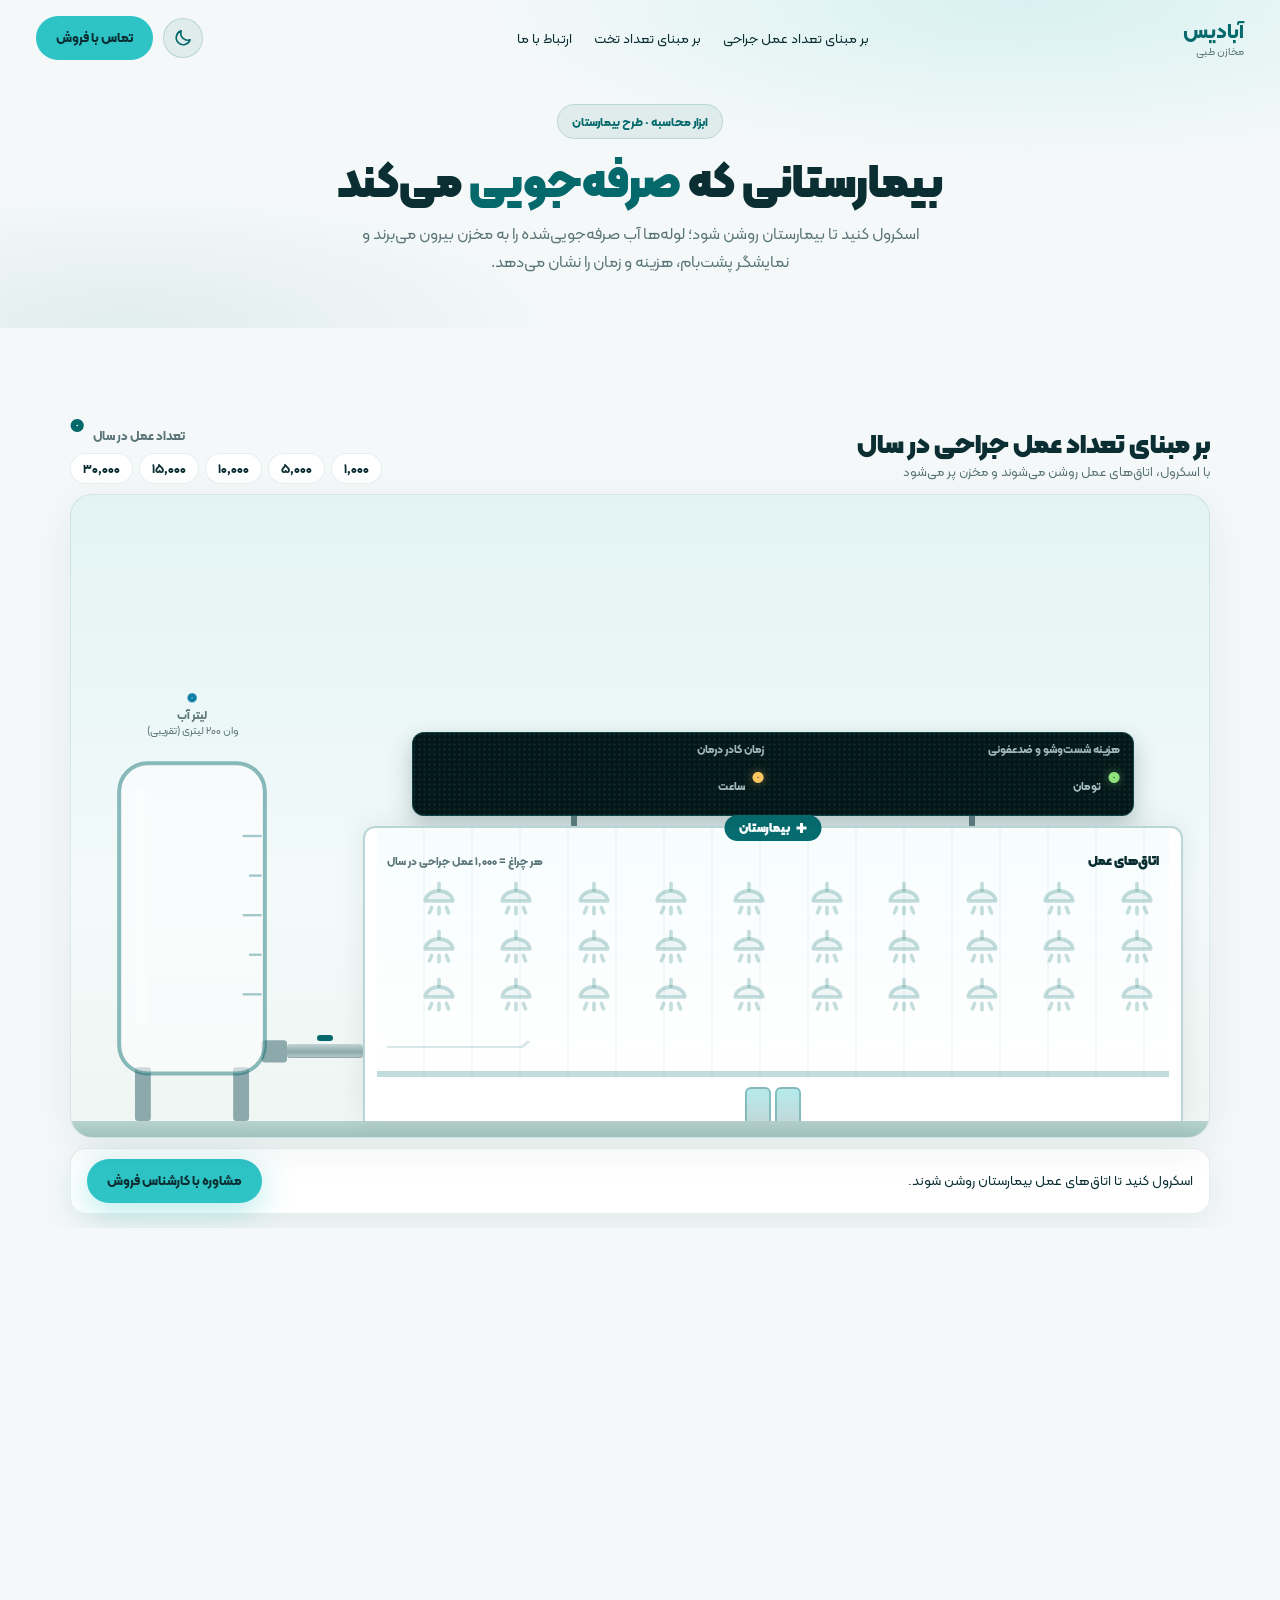
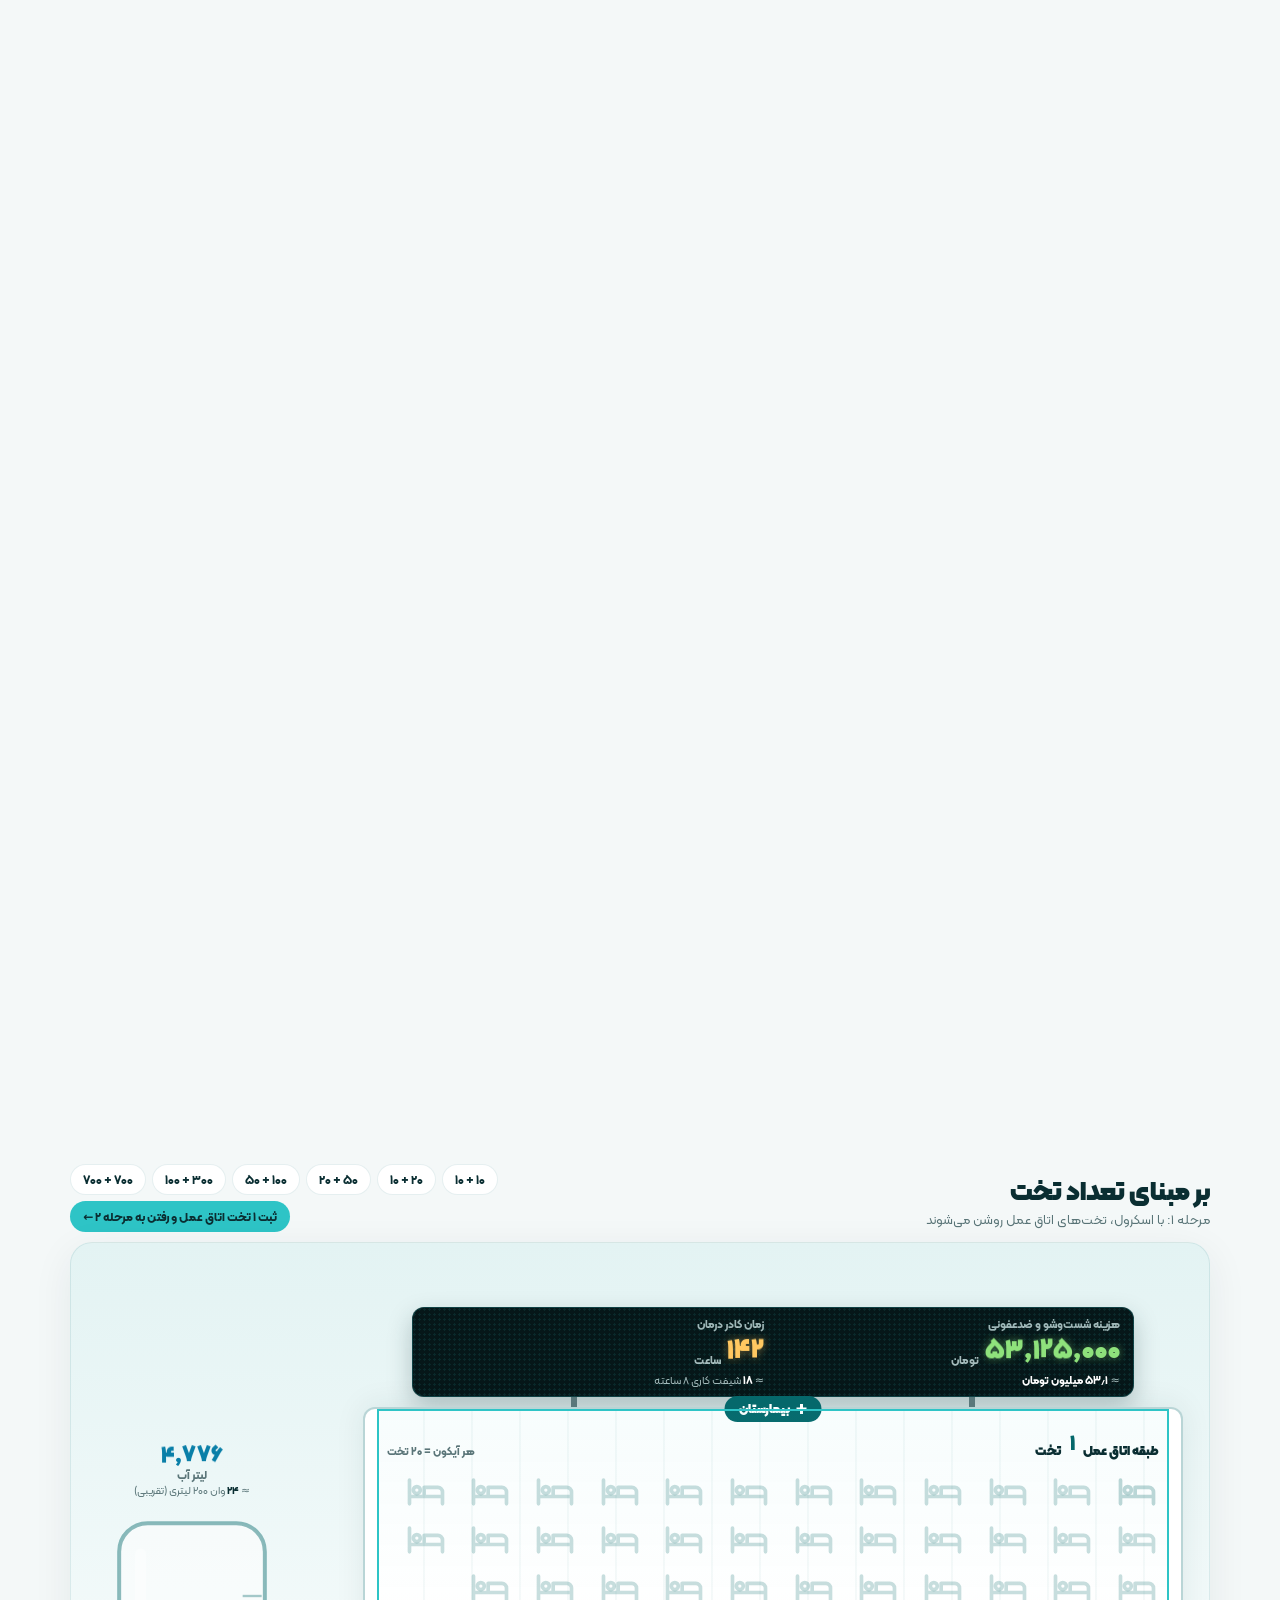
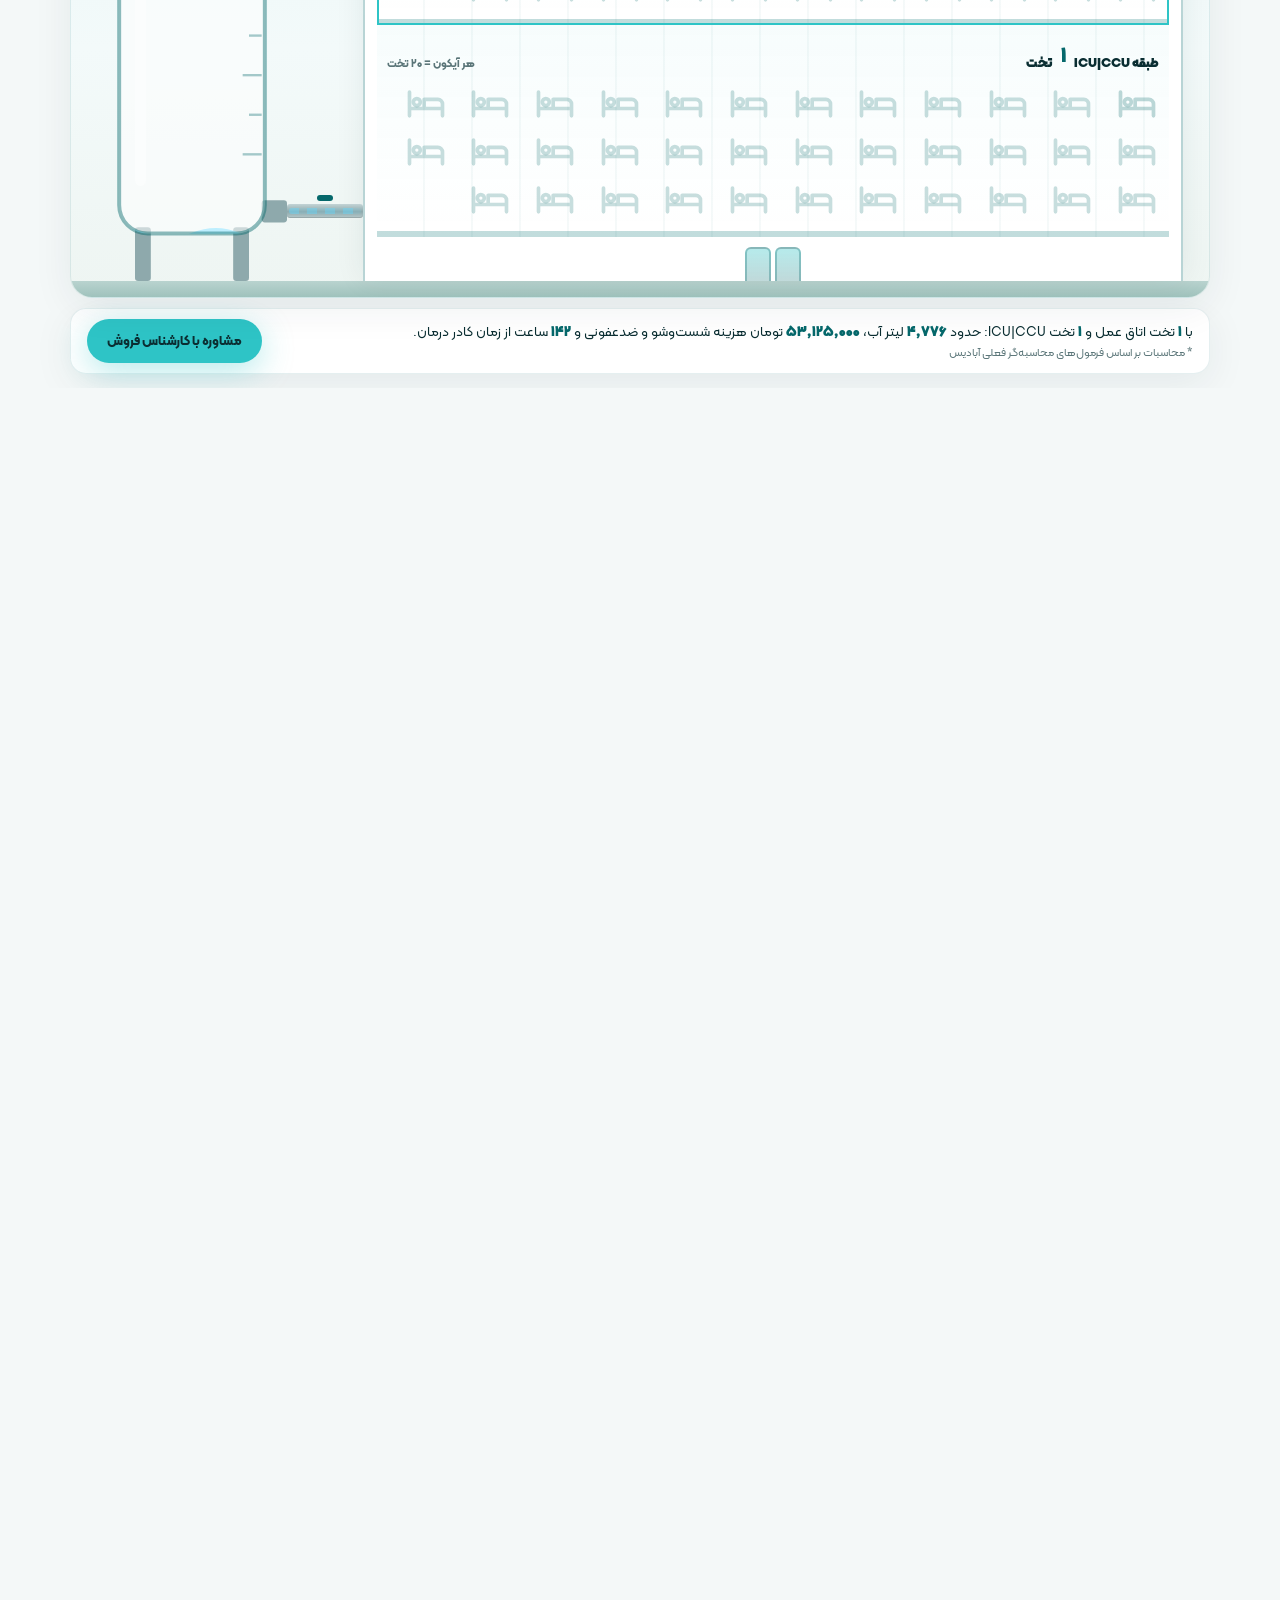
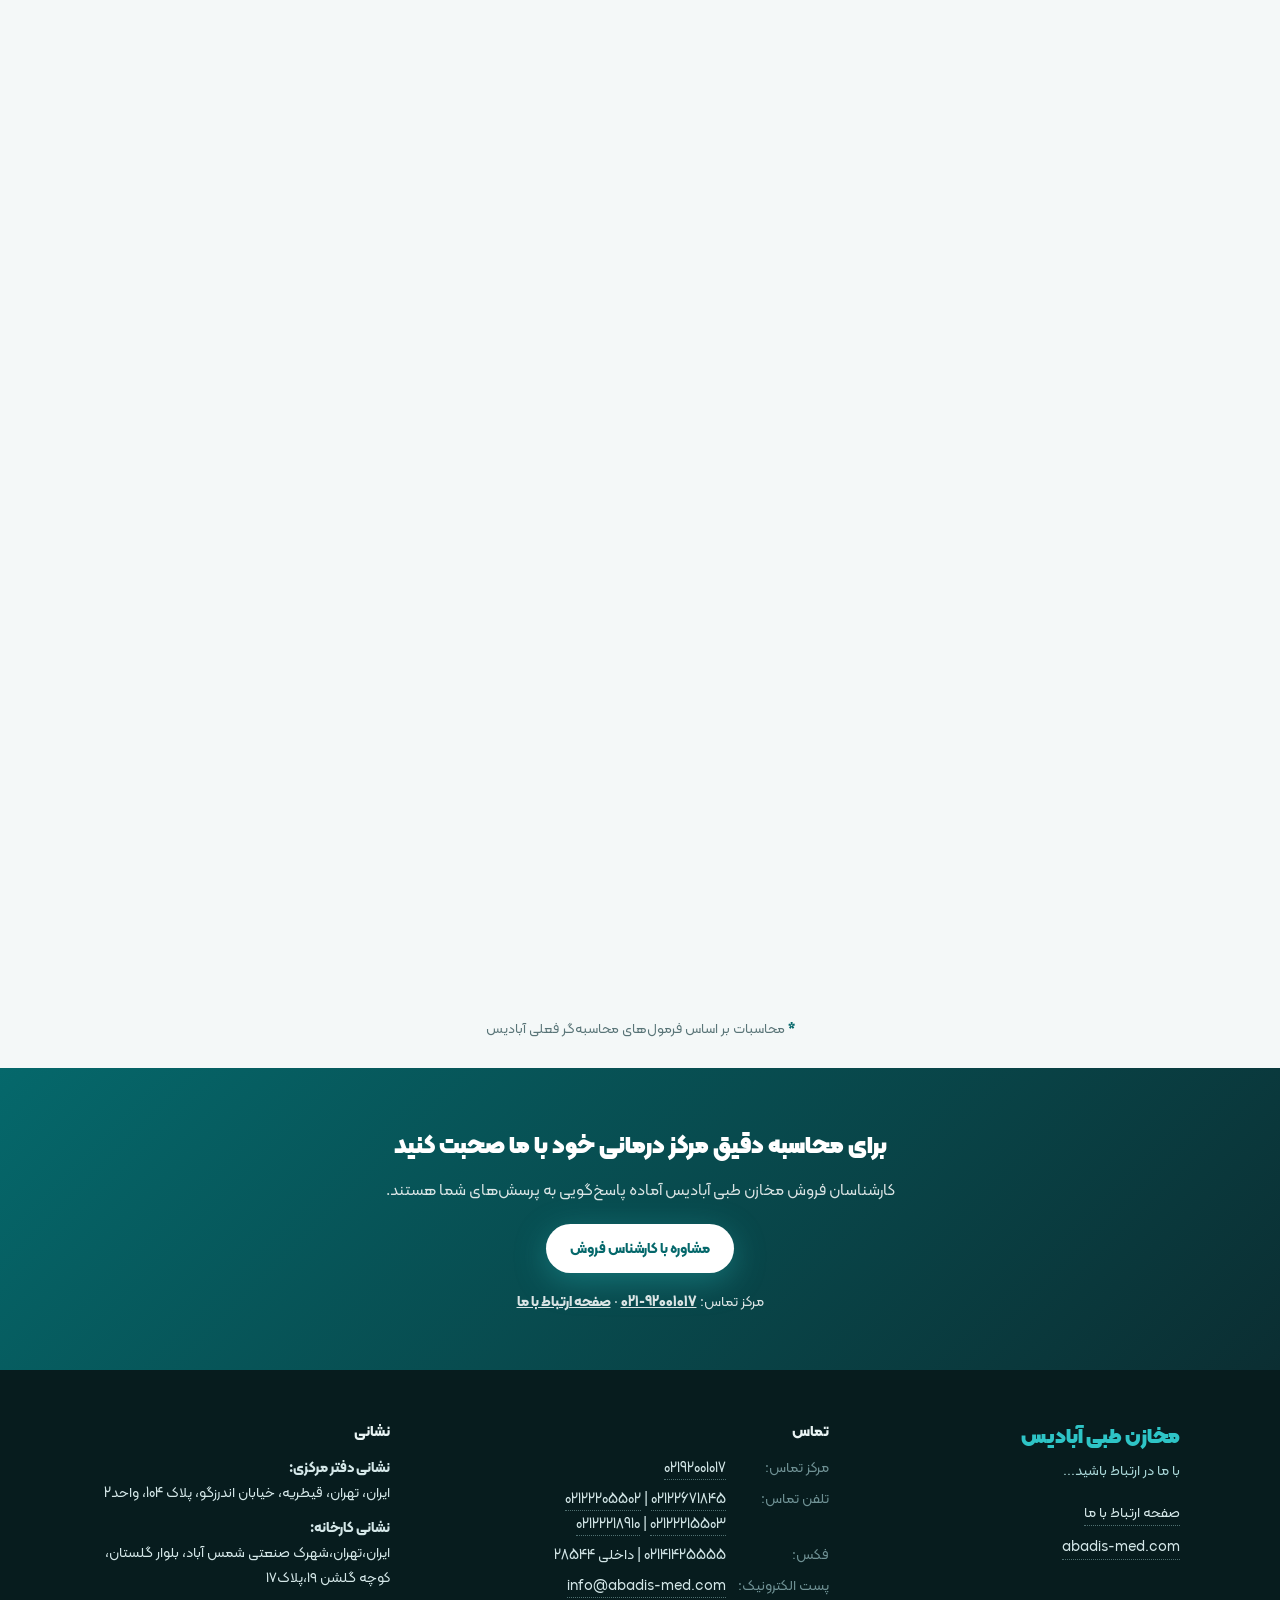
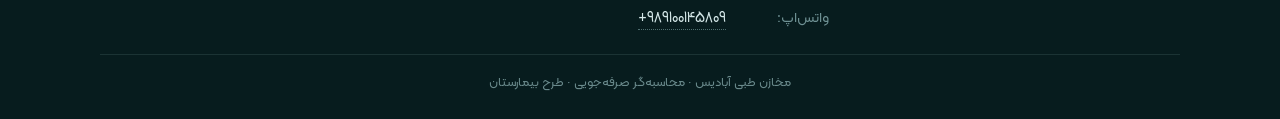
<file: hospital/index.html>
<!DOCTYPE html>
<html lang="fa" dir="rtl">
<head>
  <meta charset="UTF-8" />
  <meta name="viewport" content="width=device-width, initial-scale=1, viewport-fit=cover" />
  <title>محاسبه‌گر صرفه‌جویی آبادیس — طرح بیمارستان</title>
  <meta name="description" content="محاسبه‌گر صرفه‌جویی آبادیس (طرح بیمارستان): با اسکرول، صرفه‌جویی در مصرف آب، هزینه شست‌وشو و ضدعفونی و زمان کادر درمان را ببینید." />
  <meta name="theme-color" content="#e8f3f3" />
  <script>
    (function () {
      var t = null;
      try { t = localStorage.getItem('abadis-theme'); } catch (e) {}
      if (t !== 'dark' && t !== 'light') t = (window.matchMedia && matchMedia('(prefers-color-scheme: dark)').matches) ? 'dark' : 'light';
      document.documentElement.setAttribute('data-theme', t);
    })();
  </script>
  <link rel="icon" type="image/png" sizes="32x32" href="../img/favicon-32.png" />
  <link rel="preload" href="../fonts/KalamehWeb-FaNum-Black.woff2" as="font" type="font/woff2" crossorigin />
  <link rel="preload" href="../fonts/KalamehWeb-FaNum-Regular.woff2" as="font" type="font/woff2" crossorigin />
  <link rel="stylesheet" href="../common/abadis-common.css" />
  <style>

    .hs-sec { background: var(--bg); }
    #calc1 .calc-track { height: 440vh; }
    #calc2 .calc-track { height: 700vh; }
    .calc-pin { padding: 76px 24px 14px; }
    .hs { height: 100%; max-width: 1140px; margin: 0 auto; display: grid; grid-template-rows: auto minmax(0, 1fr) auto; gap: 10px; }
    .hs-head { display: flex; justify-content: space-between; align-items: flex-end; gap: 8px 20px; flex-wrap: wrap; }
    .hs-head h2 { font-size: clamp(1.1rem, 2.3vw, 1.65rem); font-weight: 900; line-height: 1.35; }
    .hs-hint { color: var(--muted); font-size: .82rem; }
    .hs-ctl { display: flex; flex-direction: column; gap: 6px; align-items: flex-end; }
    .hs-in { display: inline-flex; align-items: baseline; gap: 8px; font-weight: 800; color: var(--muted); font-size: .8rem; }
    .hs-in .odo { font-size: 1.9rem; color: var(--teal); }
    [data-theme="dark"] .hs-in .odo { color: #2ec4c6; }

    /* scene */
    .scene { --tw: 190px; position: relative; min-height: 0; border-radius: 22px; overflow: hidden; display: flex; flex-direction: column; justify-content: flex-end;
      background: linear-gradient(180deg, #e3f3f3 0%, #f3fafa 62%, #eef5f2 100%); border: 1px solid var(--card-b); box-shadow: var(--shadow); padding: 14px 26px 0; }
    [data-theme="dark"] .scene { background: radial-gradient(1.2px 1.2px at 12% 18%, #cfe 50%, transparent 51%), radial-gradient(1px 1px at 34% 9%, #cfe 50%, transparent 51%), radial-gradient(1.4px 1.4px at 71% 14%, #cfe 50%, transparent 51%), radial-gradient(1px 1px at 88% 30%, #cfe 50%, transparent 51%), radial-gradient(1px 1px at 52% 24%, #cfe 50%, transparent 51%), linear-gradient(180deg, #04161a 0%, #0a2a2e 70%, #0b2a2b 100%); }
    .row { position: relative; z-index: 1; display: flex; align-items: flex-end; min-height: 0; }
    .ground { position: relative; z-index: 0; height: 16px; margin: 0 -26px; background: linear-gradient(180deg, #b9d3cf, #9fc2bc); }
    [data-theme="dark"] .ground { background: linear-gradient(180deg, #123a3b, #0b2b2c); }

    /* building */
    .bwrap { flex: 1 1 auto; min-width: 0; display: flex; flex-direction: column; align-items: stretch; }
    .board { position: relative; margin: 0 6% 10px; background: #061719; border-radius: 12px; padding: 7px 14px; color: #d9f2f2; box-shadow: 0 10px 24px rgba(11,46,50,.25), inset 0 0 0 1px rgba(46,196,198,.25);
      background-image: radial-gradient(rgba(46,196,198,.10) 1px, transparent 1.2px); background-size: 5px 5px; display: grid; grid-template-columns: 1fr 1fr; gap: 4px 18px; }
    .board::before, .board::after { content: ""; position: absolute; bottom: -10px; width: 6px; height: 10px; background: #5d7b7e; }
    .board::before { right: 22%; } .board::after { left: 22%; }
    .brd { min-width: 0; }
    .brd .lbl { font-size: .72rem; font-weight: 700; color: rgba(217,242,242,.72); }
    .brd .val { display: flex; align-items: baseline; gap: 6px; flex-wrap: wrap; }
    .brd .odo { font-size: clamp(1.15rem, 2vw, 1.7rem); }
    .brd-c .odo { color: #8fe27c; text-shadow: 0 0 10px rgba(143,226,124,.45); }
    .brd-h .odo { color: #ffc861; text-shadow: 0 0 10px rgba(255,200,97,.45); }
    .brd small { font-size: .72rem; font-weight: 700; color: rgba(217,242,242,.75); }
    .brd .sub { font-size: .7rem; color: rgba(217,242,242,.75); min-height: 1.2em; }
    .brd .sub b { color: #fff; }
    .bldg { position: relative; border-radius: 12px 12px 0 0; padding: 0 12px; background: #ffffff; border: 2px solid rgba(5,104,107,.28); border-bottom: 0; box-shadow: 0 -2px 30px rgba(11,46,50,.08); }
    [data-theme="dark"] .bldg { background: #0f3135; border-color: rgba(46,196,198,.3); }
    .sign { position: absolute; top: -13px; right: 50%; transform: translateX(50%); display: inline-flex; gap: 6px; align-items: center; background: var(--teal); color: #fff; font-weight: 900; font-size: .78rem; padding: 2px 14px; border-radius: 999px; white-space: nowrap; }
    [data-theme="dark"] .sign { background: #2ec4c6; color: #072326; }
    .sign svg { width: 12px; height: 12px; }
    .floor { position: relative; padding: 18px 10px 10px; border-bottom: 6px solid rgba(5,104,107,.22); --glow: 0;
      background: linear-gradient(180deg, rgba(46,196,198, calc(.04 + var(--glow) * .16)), rgba(46,196,198, calc(var(--glow) * .07))), repeating-linear-gradient(90deg, transparent 0 46px, rgba(5,104,107,.04) 46px 48px); transition: outline-color .3s; outline: 2px solid transparent; outline-offset: -2px; }
    [data-theme="dark"] .floor { border-bottom-color: rgba(46,196,198,.22); background: linear-gradient(180deg, rgba(46,196,198, calc(.03 + var(--glow) * .2)), rgba(46,196,198, calc(var(--glow) * .08))), repeating-linear-gradient(90deg, transparent 0 46px, rgba(255,255,255,.025) 46px 48px); }
    .floor:first-of-type { padding-top: 22px; }
    .floor.active { outline-color: var(--accent); }
    .fl-top { display: flex; justify-content: space-between; align-items: baseline; gap: 10px; margin-bottom: 6px; }
    .fl-name { font-size: .82rem; font-weight: 900; display: inline-flex; align-items: baseline; gap: 8px; }
    .fl-name .odo { font-size: 1.25rem; color: var(--teal); }
    [data-theme="dark"] .fl-name .odo { color: #2ec4c6; }
    .fl-name .hold { font-size: .62rem; font-weight: 800; background: var(--accent); color: #072326; border-radius: 999px; padding: 0 7px; opacity: 0; transition: opacity .3s; }
    .floor.held .hold { opacity: 1; }
    .fl-key { font-size: .7rem; color: var(--muted); font-weight: 700; white-space: nowrap; }
    .icons { display: grid; grid-template-columns: repeat(var(--cols, 18), minmax(0, 1fr)); gap: 4px; }
    .ic { position: relative; aspect-ratio: 1; max-height: 44px; }
    .ic svg { position: absolute; inset: 0; width: 100%; height: 100%; }
    .ic .b { color: rgba(5,104,107,.22); }
    [data-theme="dark"] .ic .b { color: rgba(168,213,214,.2); }
    .ic .l { color: var(--teal); opacity: 0; transition: opacity .3s; }
    [data-theme="dark"] .ic .l { color: #2ec4c6; filter: drop-shadow(0 0 3px rgba(46,196,198,.6)); }
    .ecg { display: block; width: 100%; height: 34px; margin-top: 8px; opacity: .15; transition: opacity .4s; }
    .ecg path { fill: none; stroke: var(--teal); stroke-width: 2; stroke-linejoin: round; stroke-dasharray: 60 340; animation: ecg 2.4s linear infinite; }
    [data-theme="dark"] .ecg path { stroke: #2ec4c6; }
    @keyframes ecg { from { stroke-dashoffset: 400; } to { stroke-dashoffset: 0; } }
    .lobby { height: 44px; display: flex; justify-content: center; align-items: flex-end; gap: 4px; }
    .lobby i { width: 26px; height: 34px; border-radius: 6px 6px 0 0; background: linear-gradient(180deg, rgba(46,196,198,.35), rgba(5,104,107,.25)); border: 2px solid rgba(5,104,107,.3); border-bottom: 0; }

    /* pipe + tank */
    .pipe { flex: 0 0 7%; min-width: 26px; height: 14px; margin-bottom: calc(var(--tw) * .367 - 7px); position: relative; border-radius: 3px; background: linear-gradient(180deg, #c3d4d6, #8ea9ac 55%, #b6c9cb); box-shadow: inset 0 -1px 0 rgba(0,0,0,.15); }
    [data-theme="dark"] .pipe { background: linear-gradient(180deg, #4a6a6e, #2a4447 55%, #3b585c); }
    .pipe .flow { position: absolute; inset: 4px 2px; border-radius: 3px; opacity: 0; transition: opacity .4s;
      background: repeating-linear-gradient(90deg, #62d9ff 0 10px, rgba(98,217,255,.25) 10px 18px); background-size: 18px 100%; animation: flow .6s linear infinite; }
    @keyframes flow { to { background-position: -18px 0; } }
    .pipe::before { content: ""; position: absolute; top: -9px; left: 50%; width: 16px; height: 6px; margin-left: -8px; border-radius: 3px; background: #05686b; }
    .tankcol { flex: 0 0 var(--tw); width: var(--tw); display: flex; flex-direction: column; align-items: center; gap: 4px; }
    .tank-read { text-align: center; line-height: 1.3; }
    .tank-read .odo { font-size: 1.35rem; color: #0a7fa8; }
    [data-theme="dark"] .tank-read .odo { color: #62d9ff; }
    .tank-read small { display: block; font-size: .72rem; font-weight: 800; color: var(--muted); }
    .tank-read .sub { display: block; font-size: .68rem; color: var(--muted); min-height: 1.2em; }
    .tank-read .sub b { color: var(--ink); }
    .tank { width: 100%; height: auto; display: block; overflow: visible; }
    .t-glass { fill: rgba(255,255,255,.55); stroke: rgba(5,104,107,.45); stroke-width: 2.5; }
    [data-theme="dark"] .t-glass { fill: rgba(255,255,255,.04); stroke: rgba(98,217,255,.45); }
    .t-leg { fill: #8ea9ac; } [data-theme="dark"] .t-leg { fill: #3b585c; }
    .t-tick { stroke: rgba(5,104,107,.35); stroke-width: 1.5; } [data-theme="dark"] .t-tick { stroke: rgba(168,213,214,.3); }
    .t-wave { animation: wave 3.2s linear infinite; }
    @keyframes wave { to { transform: translateX(-60px); } }
    .t-shine { fill: rgba(255,255,255,.35); }

    .hs-sum { display: flex; align-items: center; justify-content: space-between; gap: 14px; background: var(--card); border: 1px solid var(--card-b); border-radius: 16px; padding: 10px 16px; box-shadow: var(--shadow); }
    .sum-text { font-size: .86rem; line-height: 1.7; }
    .sum-text b { color: var(--teal); font-weight: 900; }
    [data-theme="dark"] .sum-text b { color: #2ec4c6; }
    .sum-note { display: block; font-size: .7rem; color: var(--muted); }
    .hs-sum .hero-btn { padding: 10px 20px; font-size: .84rem; }

    @media (max-width: 860px) {
      .calc-pin { padding: 58px 10px 8px; }
      .hs { gap: 6px; }
      .hs-head { flex-direction: column; align-items: stretch; gap: 2px; }
      .hs-head h2 { font-size: 1.02rem; }
      .hs-hint { font-size: .7rem; }
      .hs-ctl { align-items: stretch; gap: 4px; }
      .hs-in .odo { font-size: 1.4rem; }
      .scene { --tw: 84px; padding: 8px 8px 0; border-radius: 16px; }
      .ground { margin: 0 -8px; height: 10px; }
      .board { margin: 0 0 9px; grid-template-columns: 1fr; padding: 5px 10px; gap: 2px; }
      .brd .odo { font-size: 1.12rem; }
      .brd .lbl, .brd small { font-size: .64rem; }
      .brd .sub { font-size: .62rem; }
      .brd .val { gap: 4px; }
      .bldg { padding: 0 6px; }
      .floor { padding: 16px 4px 6px; border-bottom-width: 4px; }
      .floor:first-of-type { padding-top: 18px; }
      .fl-top { flex-direction: column; gap: 0; margin-bottom: 4px; }
      .fl-name { font-size: .72rem; }
      .fl-name .odo { font-size: 1.05rem; }
      .fl-key { font-size: .6rem; }
      .icons { --cols: 9 !important; gap: 2px; }
      #calc1 .icons { --cols: 10 !important; }
      .ic { max-height: 25px; }
      .lobby { height: 26px; } .lobby i { width: 16px; height: 20px; }
      .ecg { height: 22px; margin-top: 4px; }
      .pipe { flex-basis: 6%; min-width: 12px; height: 10px; margin-bottom: calc(var(--tw) * .367 - 5px); }
      .pipe::before { width: 10px; margin-left: -5px; top: -7px; height: 5px; }
      .tank-read .odo { font-size: .95rem; }
      .tank-read small { font-size: .62rem; }
      .tank-read .sub { font-size: .58rem; }
      .hs-sum { padding: 6px 10px; gap: 8px; border-radius: 12px; }
      .sum-text { font-size: .68rem; line-height: 1.55; }
      .sum-note { display: none; }
      .hs-sum .hero-btn { padding: 8px 11px; font-size: .72rem; }
    }
    @media (max-width: 860px) and (max-height: 760px) { .ic { max-height: 20px; } .brd .sub { display: none; } }
    @media (min-width: 861px) and (max-height: 820px) { .ic { max-height: 30px; } .scene { --tw: 150px; } .lobby { height: 30px; } }

  </style>
</head>
<body>
  <svg width="0" height="0" style="position:absolute" aria-hidden="true"><defs>
    <symbol id="i-bed" viewBox="0 0 24 24"><g fill="none" stroke="currentColor" stroke-width="2" stroke-linecap="round" stroke-linejoin="round"><path d="M3 6v13M3 15h18v4M21 15v-2.5A2.5 2.5 0 0 0 18.5 10H11v5"/><circle cx="7" cy="11.5" r="1.9"/></g></symbol>
    <symbol id="i-lamp" viewBox="0 0 24 24"><g fill="none" stroke="currentColor" stroke-width="2" stroke-linecap="round" stroke-linejoin="round"><path d="M12 2.5v3.5"/><path d="M4.5 12a7.5 5.5 0 0 1 15 0z" fill="currentColor" fill-opacity=".25"/><path d="M8 15.5l-1.2 3M12 15.5v3.5M16 15.5l1.2 3"/></g></symbol>
  </defs></svg>
  <header class="header" id="header">
    <a class="logo" href="#top">آبادیس<span>مخازن طبی</span></a>
    <nav class="nav">
      <a href="#calc1">بر مبنای تعداد عمل جراحی</a>
      <a href="#calc2">بر مبنای تعداد تخت</a>
      <a href="#contact">ارتباط با ما</a>
    </nav>
    <div class="header-actions">
      <button class="theme-toggle" id="themeToggle" type="button" aria-label="حالت شب" title="حالت شب" aria-pressed="false">
        <svg class="i-moon" viewBox="0 0 24 24" fill="none" stroke="currentColor" stroke-width="2" stroke-linecap="round" stroke-linejoin="round" aria-hidden="true"><path d="M20.5 14.2A8.5 8.5 0 0 1 9.8 3.5a8.5 8.5 0 1 0 10.7 10.7z"/></svg>
        <svg class="i-sun" viewBox="0 0 24 24" fill="none" stroke="currentColor" stroke-width="2" stroke-linecap="round" aria-hidden="true"><circle cx="12" cy="12" r="4.2"/><path d="M12 2.5v2.2M12 19.3v2.2M2.5 12h2.2M19.3 12h2.2M5.3 5.3l1.6 1.6M17.1 17.1l1.6 1.6M5.3 18.7l1.6-1.6M17.1 6.9l1.6-1.6"/></svg>
      </button>
      <a class="header-cta" href="tel:02192001017">تماس با فروش</a>
    </div>
  </header>

  <section class="intro" id="top">
    <div class="eyebrow">ابزار محاسبه · طرح بیمارستان</div>
    <h1>بیمارستانی که <em>صرفه‌جویی</em> می‌کند</h1>
    <p>اسکرول کنید تا بیمارستان روشن شود؛ لوله‌ها آب صرفه‌جویی‌شده را به مخزن بیرون می‌برند و نمایشگر پشت‌بام، هزینه و زمان را نشان می‌دهد.</p>
  </section>

  <section class="calc hs-sec" id="calc1" aria-labelledby="calc1-t">
    <div class="calc-track"><div class="calc-pin"><div class="hs">
      <div class="hs-head">
        <div><h2 id="calc1-t">بر مبنای تعداد عمل جراحی در سال</h2><p class="hs-hint" data-hint>با اسکرول، اتاق‌های عمل روشن می‌شوند و مخزن پر می‌شود</p></div>
        <div class="hs-ctl"><span class="hs-in">تعداد عمل در سال <span class="odo" data-odo="n" data-digits="5"></span></span><div class="chips" role="group" aria-label="مقادیر آماده">
              <button class="chip" type="button" data-n="1000">۱٬۰۰۰</button>
              <button class="chip" type="button" data-n="5000">۵٬۰۰۰</button>
              <button class="chip" type="button" data-n="10000">۱۰٬۰۰۰</button>
              <button class="chip" type="button" data-n="15000">۱۵٬۰۰۰</button>
              <button class="chip" type="button" data-n="30000">۳۰٬۰۰۰</button>
            </div></div>
      </div>
      <div class="scene">
          <div class="row">
            <div class="bwrap">
              <div class="board" aria-label="نمایشگر پشت‌بام">
                <div class="brd brd-c"><div class="lbl">هزینه شست‌وشو و ضدعفونی</div><div class="val"><span class="odo" data-odo="cost" data-digits="13"></span><small>تومان</small></div><div class="sub" data-sub="read"></div></div>
                <div class="brd brd-h"><div class="lbl">زمان کادر درمان</div><div class="val"><span class="odo" data-odo="hours" data-digits="6"></span><small>ساعت</small></div><div class="sub" data-sub="shifts"></div></div>
              </div>
              <div class="bldg"><span class="sign"><svg viewBox="0 0 12 12" aria-hidden="true"><path d="M4.5 1h3v3.5H11v3H7.5V11h-3V7.5H1v-3h3.5z" fill="currentColor"/></svg>بیمارستان</span>
                <div class="floor" data-floor="n"><div class="fl-top"><span class="fl-name">اتاق‌های عمل</span><span class="fl-key">هر چراغ = ۱٬۰۰۰ عمل جراحی در سال</span></div>
              <div class="icons" data-icons="n" style="--cols:10"><i class="ic"><svg viewBox="0 0 24 24" class="b" aria-hidden="true"><use href="#i-lamp"/></svg><svg viewBox="0 0 24 24" class="l" aria-hidden="true"><use href="#i-lamp"/></svg></i><i class="ic"><svg viewBox="0 0 24 24" class="b" aria-hidden="true"><use href="#i-lamp"/></svg><svg viewBox="0 0 24 24" class="l" aria-hidden="true"><use href="#i-lamp"/></svg></i><i class="ic"><svg viewBox="0 0 24 24" class="b" aria-hidden="true"><use href="#i-lamp"/></svg><svg viewBox="0 0 24 24" class="l" aria-hidden="true"><use href="#i-lamp"/></svg></i><i class="ic"><svg viewBox="0 0 24 24" class="b" aria-hidden="true"><use href="#i-lamp"/></svg><svg viewBox="0 0 24 24" class="l" aria-hidden="true"><use href="#i-lamp"/></svg></i><i class="ic"><svg viewBox="0 0 24 24" class="b" aria-hidden="true"><use href="#i-lamp"/></svg><svg viewBox="0 0 24 24" class="l" aria-hidden="true"><use href="#i-lamp"/></svg></i><i class="ic"><svg viewBox="0 0 24 24" class="b" aria-hidden="true"><use href="#i-lamp"/></svg><svg viewBox="0 0 24 24" class="l" aria-hidden="true"><use href="#i-lamp"/></svg></i><i class="ic"><svg viewBox="0 0 24 24" class="b" aria-hidden="true"><use href="#i-lamp"/></svg><svg viewBox="0 0 24 24" class="l" aria-hidden="true"><use href="#i-lamp"/></svg></i><i class="ic"><svg viewBox="0 0 24 24" class="b" aria-hidden="true"><use href="#i-lamp"/></svg><svg viewBox="0 0 24 24" class="l" aria-hidden="true"><use href="#i-lamp"/></svg></i><i class="ic"><svg viewBox="0 0 24 24" class="b" aria-hidden="true"><use href="#i-lamp"/></svg><svg viewBox="0 0 24 24" class="l" aria-hidden="true"><use href="#i-lamp"/></svg></i><i class="ic"><svg viewBox="0 0 24 24" class="b" aria-hidden="true"><use href="#i-lamp"/></svg><svg viewBox="0 0 24 24" class="l" aria-hidden="true"><use href="#i-lamp"/></svg></i><i class="ic"><svg viewBox="0 0 24 24" class="b" aria-hidden="true"><use href="#i-lamp"/></svg><svg viewBox="0 0 24 24" class="l" aria-hidden="true"><use href="#i-lamp"/></svg></i><i class="ic"><svg viewBox="0 0 24 24" class="b" aria-hidden="true"><use href="#i-lamp"/></svg><svg viewBox="0 0 24 24" class="l" aria-hidden="true"><use href="#i-lamp"/></svg></i><i class="ic"><svg viewBox="0 0 24 24" class="b" aria-hidden="true"><use href="#i-lamp"/></svg><svg viewBox="0 0 24 24" class="l" aria-hidden="true"><use href="#i-lamp"/></svg></i><i class="ic"><svg viewBox="0 0 24 24" class="b" aria-hidden="true"><use href="#i-lamp"/></svg><svg viewBox="0 0 24 24" class="l" aria-hidden="true"><use href="#i-lamp"/></svg></i><i class="ic"><svg viewBox="0 0 24 24" class="b" aria-hidden="true"><use href="#i-lamp"/></svg><svg viewBox="0 0 24 24" class="l" aria-hidden="true"><use href="#i-lamp"/></svg></i><i class="ic"><svg viewBox="0 0 24 24" class="b" aria-hidden="true"><use href="#i-lamp"/></svg><svg viewBox="0 0 24 24" class="l" aria-hidden="true"><use href="#i-lamp"/></svg></i><i class="ic"><svg viewBox="0 0 24 24" class="b" aria-hidden="true"><use href="#i-lamp"/></svg><svg viewBox="0 0 24 24" class="l" aria-hidden="true"><use href="#i-lamp"/></svg></i><i class="ic"><svg viewBox="0 0 24 24" class="b" aria-hidden="true"><use href="#i-lamp"/></svg><svg viewBox="0 0 24 24" class="l" aria-hidden="true"><use href="#i-lamp"/></svg></i><i class="ic"><svg viewBox="0 0 24 24" class="b" aria-hidden="true"><use href="#i-lamp"/></svg><svg viewBox="0 0 24 24" class="l" aria-hidden="true"><use href="#i-lamp"/></svg></i><i class="ic"><svg viewBox="0 0 24 24" class="b" aria-hidden="true"><use href="#i-lamp"/></svg><svg viewBox="0 0 24 24" class="l" aria-hidden="true"><use href="#i-lamp"/></svg></i><i class="ic"><svg viewBox="0 0 24 24" class="b" aria-hidden="true"><use href="#i-lamp"/></svg><svg viewBox="0 0 24 24" class="l" aria-hidden="true"><use href="#i-lamp"/></svg></i><i class="ic"><svg viewBox="0 0 24 24" class="b" aria-hidden="true"><use href="#i-lamp"/></svg><svg viewBox="0 0 24 24" class="l" aria-hidden="true"><use href="#i-lamp"/></svg></i><i class="ic"><svg viewBox="0 0 24 24" class="b" aria-hidden="true"><use href="#i-lamp"/></svg><svg viewBox="0 0 24 24" class="l" aria-hidden="true"><use href="#i-lamp"/></svg></i><i class="ic"><svg viewBox="0 0 24 24" class="b" aria-hidden="true"><use href="#i-lamp"/></svg><svg viewBox="0 0 24 24" class="l" aria-hidden="true"><use href="#i-lamp"/></svg></i><i class="ic"><svg viewBox="0 0 24 24" class="b" aria-hidden="true"><use href="#i-lamp"/></svg><svg viewBox="0 0 24 24" class="l" aria-hidden="true"><use href="#i-lamp"/></svg></i><i class="ic"><svg viewBox="0 0 24 24" class="b" aria-hidden="true"><use href="#i-lamp"/></svg><svg viewBox="0 0 24 24" class="l" aria-hidden="true"><use href="#i-lamp"/></svg></i><i class="ic"><svg viewBox="0 0 24 24" class="b" aria-hidden="true"><use href="#i-lamp"/></svg><svg viewBox="0 0 24 24" class="l" aria-hidden="true"><use href="#i-lamp"/></svg></i><i class="ic"><svg viewBox="0 0 24 24" class="b" aria-hidden="true"><use href="#i-lamp"/></svg><svg viewBox="0 0 24 24" class="l" aria-hidden="true"><use href="#i-lamp"/></svg></i><i class="ic"><svg viewBox="0 0 24 24" class="b" aria-hidden="true"><use href="#i-lamp"/></svg><svg viewBox="0 0 24 24" class="l" aria-hidden="true"><use href="#i-lamp"/></svg></i><i class="ic"><svg viewBox="0 0 24 24" class="b" aria-hidden="true"><use href="#i-lamp"/></svg><svg viewBox="0 0 24 24" class="l" aria-hidden="true"><use href="#i-lamp"/></svg></i></div>
              <svg class="ecg" viewBox="0 0 400 34" preserveAspectRatio="none" aria-hidden="true"><path pathLength="400" d="M0 20 H60 L70 20 L78 6 L86 30 L94 14 L100 20 H180 L190 20 L198 6 L206 30 L214 14 L220 20 H300 L310 20 L318 6 L326 30 L334 14 L340 20 H400"/></svg>
            </div>
                <div class="lobby" aria-hidden="true"><i></i><i></i></div>
              </div>
            </div>
            <div class="pipe" aria-hidden="true"><span class="flow"></span></div>
            <div class="tankcol">
              <div class="tank-read"><span class="odo" data-odo="water" data-digits="7"></span><small>لیتر آب</small><span class="sub" data-sub="tubs"></span></div>
              <svg class="tank" viewBox="0 0 120 240" aria-hidden="true">
                <defs><clipPath id="tclip-n"><rect x="14" y="14" width="92" height="196" rx="18"/></clipPath>
                  <linearGradient id="tw-n" x1="0" y1="0" x2="0" y2="1"><stop offset="0" stop-color="#62d9ff"/><stop offset="1" stop-color="#0a7fa8"/></linearGradient></defs>
                <rect class="t-leg" x="24" y="206" width="10" height="34" rx="2"/><rect class="t-leg" x="86" y="206" width="10" height="34" rx="2"/>
                <rect class="t-leg" x="104" y="189" width="16" height="14" rx="2"/>
                <g clip-path="url(#tclip-n)"><g class="t-water" transform="translate(0 210)"><g class="t-wave"><path d="M0 6 Q15 0 30 6 T60 6 T90 6 T120 6 T150 6 T180 6 V260 H0z" fill="url(#tw-n)" opacity=".92"/></g></g></g>
                <rect class="t-glass" x="14" y="14" width="92" height="196" rx="18"/>
                <rect class="t-shine" x="24" y="30" width="7" height="150" rx="3.5"/>
                <g class="t-ticks"><line class="t-tick" x1="92" y1="60" x2="104" y2="60"/><line class="t-tick" x1="96" y1="85" x2="104" y2="85"/><line class="t-tick" x1="92" y1="110" x2="104" y2="110"/><line class="t-tick" x1="96" y1="135" x2="104" y2="135"/><line class="t-tick" x1="92" y1="160" x2="104" y2="160"/></g>
              </svg>
            </div>
          </div>
          <div class="ground"></div>
        </div>
      <div class="hs-sum"><p class="sum-text" data-sum></p><a class="hero-btn" href="tel:02192001017">مشاوره با کارشناس فروش</a></div>
    </div></div></div>
  </section>

  <section class="calc hs-sec" id="calc2" aria-labelledby="calc2-t">
    <div class="calc-track"><div class="calc-pin"><div class="hs">
      <div class="hs-head">
        <div><h2 id="calc2-t">بر مبنای تعداد تخت</h2><p class="hs-hint" data-hint>مرحله ۱: با اسکرول، تخت‌های اتاق عمل روشن می‌شوند</p></div>
        <div class="hs-ctl"><div class="chips" role="group" aria-label="ترکیب‌های آماده (تخت اتاق عمل + ICU|CCU)">
              <button class="chip" type="button" data-a="10" data-b="10">۱۰ + ۱۰</button>
              <button class="chip" type="button" data-a="20" data-b="10">۲۰ + ۱۰</button>
              <button class="chip" type="button" data-a="50" data-b="20">۵۰ + ۲۰</button>
              <button class="chip" type="button" data-a="100" data-b="50">۱۰۰ + ۵۰</button>
              <button class="chip" type="button" data-a="300" data-b="100">۳۰۰ + ۱۰۰</button>
              <button class="chip" type="button" data-a="700" data-b="700">۷۰۰ + ۷۰۰</button>
            </div><button class="confirm" type="button" data-confirm hidden></button></div>
      </div>
      <div class="scene">
          <div class="row">
            <div class="bwrap">
              <div class="board" aria-label="نمایشگر پشت‌بام">
                <div class="brd brd-c"><div class="lbl">هزینه شست‌وشو و ضدعفونی</div><div class="val"><span class="odo" data-odo="cost" data-digits="11"></span><small>تومان</small></div><div class="sub" data-sub="read"></div></div>
                <div class="brd brd-h"><div class="lbl">زمان کادر درمان</div><div class="val"><span class="odo" data-odo="hours" data-digits="6"></span><small>ساعت</small></div><div class="sub" data-sub="shifts"></div></div>
              </div>
              <div class="bldg"><span class="sign"><svg viewBox="0 0 12 12" aria-hidden="true"><path d="M4.5 1h3v3.5H11v3H7.5V11h-3V7.5H1v-3h3.5z" fill="currentColor"/></svg>بیمارستان</span>
                <div class="floor" data-floor="a"><div class="fl-top"><span class="fl-name">طبقه اتاق عمل <span class="odo" data-odo="a" data-digits="3"></span> تخت <span class="hold">ثابت</span></span><span class="fl-key">هر آیکون = ۲۰ تخت</span></div><div class="icons" data-icons="a" style="--cols:12"><i class="ic"><svg viewBox="0 0 24 24" class="b" aria-hidden="true"><use href="#i-bed"/></svg><svg viewBox="0 0 24 24" class="l" aria-hidden="true"><use href="#i-bed"/></svg></i><i class="ic"><svg viewBox="0 0 24 24" class="b" aria-hidden="true"><use href="#i-bed"/></svg><svg viewBox="0 0 24 24" class="l" aria-hidden="true"><use href="#i-bed"/></svg></i><i class="ic"><svg viewBox="0 0 24 24" class="b" aria-hidden="true"><use href="#i-bed"/></svg><svg viewBox="0 0 24 24" class="l" aria-hidden="true"><use href="#i-bed"/></svg></i><i class="ic"><svg viewBox="0 0 24 24" class="b" aria-hidden="true"><use href="#i-bed"/></svg><svg viewBox="0 0 24 24" class="l" aria-hidden="true"><use href="#i-bed"/></svg></i><i class="ic"><svg viewBox="0 0 24 24" class="b" aria-hidden="true"><use href="#i-bed"/></svg><svg viewBox="0 0 24 24" class="l" aria-hidden="true"><use href="#i-bed"/></svg></i><i class="ic"><svg viewBox="0 0 24 24" class="b" aria-hidden="true"><use href="#i-bed"/></svg><svg viewBox="0 0 24 24" class="l" aria-hidden="true"><use href="#i-bed"/></svg></i><i class="ic"><svg viewBox="0 0 24 24" class="b" aria-hidden="true"><use href="#i-bed"/></svg><svg viewBox="0 0 24 24" class="l" aria-hidden="true"><use href="#i-bed"/></svg></i><i class="ic"><svg viewBox="0 0 24 24" class="b" aria-hidden="true"><use href="#i-bed"/></svg><svg viewBox="0 0 24 24" class="l" aria-hidden="true"><use href="#i-bed"/></svg></i><i class="ic"><svg viewBox="0 0 24 24" class="b" aria-hidden="true"><use href="#i-bed"/></svg><svg viewBox="0 0 24 24" class="l" aria-hidden="true"><use href="#i-bed"/></svg></i><i class="ic"><svg viewBox="0 0 24 24" class="b" aria-hidden="true"><use href="#i-bed"/></svg><svg viewBox="0 0 24 24" class="l" aria-hidden="true"><use href="#i-bed"/></svg></i><i class="ic"><svg viewBox="0 0 24 24" class="b" aria-hidden="true"><use href="#i-bed"/></svg><svg viewBox="0 0 24 24" class="l" aria-hidden="true"><use href="#i-bed"/></svg></i><i class="ic"><svg viewBox="0 0 24 24" class="b" aria-hidden="true"><use href="#i-bed"/></svg><svg viewBox="0 0 24 24" class="l" aria-hidden="true"><use href="#i-bed"/></svg></i><i class="ic"><svg viewBox="0 0 24 24" class="b" aria-hidden="true"><use href="#i-bed"/></svg><svg viewBox="0 0 24 24" class="l" aria-hidden="true"><use href="#i-bed"/></svg></i><i class="ic"><svg viewBox="0 0 24 24" class="b" aria-hidden="true"><use href="#i-bed"/></svg><svg viewBox="0 0 24 24" class="l" aria-hidden="true"><use href="#i-bed"/></svg></i><i class="ic"><svg viewBox="0 0 24 24" class="b" aria-hidden="true"><use href="#i-bed"/></svg><svg viewBox="0 0 24 24" class="l" aria-hidden="true"><use href="#i-bed"/></svg></i><i class="ic"><svg viewBox="0 0 24 24" class="b" aria-hidden="true"><use href="#i-bed"/></svg><svg viewBox="0 0 24 24" class="l" aria-hidden="true"><use href="#i-bed"/></svg></i><i class="ic"><svg viewBox="0 0 24 24" class="b" aria-hidden="true"><use href="#i-bed"/></svg><svg viewBox="0 0 24 24" class="l" aria-hidden="true"><use href="#i-bed"/></svg></i><i class="ic"><svg viewBox="0 0 24 24" class="b" aria-hidden="true"><use href="#i-bed"/></svg><svg viewBox="0 0 24 24" class="l" aria-hidden="true"><use href="#i-bed"/></svg></i><i class="ic"><svg viewBox="0 0 24 24" class="b" aria-hidden="true"><use href="#i-bed"/></svg><svg viewBox="0 0 24 24" class="l" aria-hidden="true"><use href="#i-bed"/></svg></i><i class="ic"><svg viewBox="0 0 24 24" class="b" aria-hidden="true"><use href="#i-bed"/></svg><svg viewBox="0 0 24 24" class="l" aria-hidden="true"><use href="#i-bed"/></svg></i><i class="ic"><svg viewBox="0 0 24 24" class="b" aria-hidden="true"><use href="#i-bed"/></svg><svg viewBox="0 0 24 24" class="l" aria-hidden="true"><use href="#i-bed"/></svg></i><i class="ic"><svg viewBox="0 0 24 24" class="b" aria-hidden="true"><use href="#i-bed"/></svg><svg viewBox="0 0 24 24" class="l" aria-hidden="true"><use href="#i-bed"/></svg></i><i class="ic"><svg viewBox="0 0 24 24" class="b" aria-hidden="true"><use href="#i-bed"/></svg><svg viewBox="0 0 24 24" class="l" aria-hidden="true"><use href="#i-bed"/></svg></i><i class="ic"><svg viewBox="0 0 24 24" class="b" aria-hidden="true"><use href="#i-bed"/></svg><svg viewBox="0 0 24 24" class="l" aria-hidden="true"><use href="#i-bed"/></svg></i><i class="ic"><svg viewBox="0 0 24 24" class="b" aria-hidden="true"><use href="#i-bed"/></svg><svg viewBox="0 0 24 24" class="l" aria-hidden="true"><use href="#i-bed"/></svg></i><i class="ic"><svg viewBox="0 0 24 24" class="b" aria-hidden="true"><use href="#i-bed"/></svg><svg viewBox="0 0 24 24" class="l" aria-hidden="true"><use href="#i-bed"/></svg></i><i class="ic"><svg viewBox="0 0 24 24" class="b" aria-hidden="true"><use href="#i-bed"/></svg><svg viewBox="0 0 24 24" class="l" aria-hidden="true"><use href="#i-bed"/></svg></i><i class="ic"><svg viewBox="0 0 24 24" class="b" aria-hidden="true"><use href="#i-bed"/></svg><svg viewBox="0 0 24 24" class="l" aria-hidden="true"><use href="#i-bed"/></svg></i><i class="ic"><svg viewBox="0 0 24 24" class="b" aria-hidden="true"><use href="#i-bed"/></svg><svg viewBox="0 0 24 24" class="l" aria-hidden="true"><use href="#i-bed"/></svg></i><i class="ic"><svg viewBox="0 0 24 24" class="b" aria-hidden="true"><use href="#i-bed"/></svg><svg viewBox="0 0 24 24" class="l" aria-hidden="true"><use href="#i-bed"/></svg></i><i class="ic"><svg viewBox="0 0 24 24" class="b" aria-hidden="true"><use href="#i-bed"/></svg><svg viewBox="0 0 24 24" class="l" aria-hidden="true"><use href="#i-bed"/></svg></i><i class="ic"><svg viewBox="0 0 24 24" class="b" aria-hidden="true"><use href="#i-bed"/></svg><svg viewBox="0 0 24 24" class="l" aria-hidden="true"><use href="#i-bed"/></svg></i><i class="ic"><svg viewBox="0 0 24 24" class="b" aria-hidden="true"><use href="#i-bed"/></svg><svg viewBox="0 0 24 24" class="l" aria-hidden="true"><use href="#i-bed"/></svg></i><i class="ic"><svg viewBox="0 0 24 24" class="b" aria-hidden="true"><use href="#i-bed"/></svg><svg viewBox="0 0 24 24" class="l" aria-hidden="true"><use href="#i-bed"/></svg></i><i class="ic"><svg viewBox="0 0 24 24" class="b" aria-hidden="true"><use href="#i-bed"/></svg><svg viewBox="0 0 24 24" class="l" aria-hidden="true"><use href="#i-bed"/></svg></i></div></div>
            <div class="floor" data-floor="b"><div class="fl-top"><span class="fl-name">طبقه ICU|CCU <span class="odo" data-odo="b" data-digits="3"></span> تخت</span><span class="fl-key">هر آیکون = ۲۰ تخت</span></div><div class="icons" data-icons="b" style="--cols:12"><i class="ic"><svg viewBox="0 0 24 24" class="b" aria-hidden="true"><use href="#i-bed"/></svg><svg viewBox="0 0 24 24" class="l" aria-hidden="true"><use href="#i-bed"/></svg></i><i class="ic"><svg viewBox="0 0 24 24" class="b" aria-hidden="true"><use href="#i-bed"/></svg><svg viewBox="0 0 24 24" class="l" aria-hidden="true"><use href="#i-bed"/></svg></i><i class="ic"><svg viewBox="0 0 24 24" class="b" aria-hidden="true"><use href="#i-bed"/></svg><svg viewBox="0 0 24 24" class="l" aria-hidden="true"><use href="#i-bed"/></svg></i><i class="ic"><svg viewBox="0 0 24 24" class="b" aria-hidden="true"><use href="#i-bed"/></svg><svg viewBox="0 0 24 24" class="l" aria-hidden="true"><use href="#i-bed"/></svg></i><i class="ic"><svg viewBox="0 0 24 24" class="b" aria-hidden="true"><use href="#i-bed"/></svg><svg viewBox="0 0 24 24" class="l" aria-hidden="true"><use href="#i-bed"/></svg></i><i class="ic"><svg viewBox="0 0 24 24" class="b" aria-hidden="true"><use href="#i-bed"/></svg><svg viewBox="0 0 24 24" class="l" aria-hidden="true"><use href="#i-bed"/></svg></i><i class="ic"><svg viewBox="0 0 24 24" class="b" aria-hidden="true"><use href="#i-bed"/></svg><svg viewBox="0 0 24 24" class="l" aria-hidden="true"><use href="#i-bed"/></svg></i><i class="ic"><svg viewBox="0 0 24 24" class="b" aria-hidden="true"><use href="#i-bed"/></svg><svg viewBox="0 0 24 24" class="l" aria-hidden="true"><use href="#i-bed"/></svg></i><i class="ic"><svg viewBox="0 0 24 24" class="b" aria-hidden="true"><use href="#i-bed"/></svg><svg viewBox="0 0 24 24" class="l" aria-hidden="true"><use href="#i-bed"/></svg></i><i class="ic"><svg viewBox="0 0 24 24" class="b" aria-hidden="true"><use href="#i-bed"/></svg><svg viewBox="0 0 24 24" class="l" aria-hidden="true"><use href="#i-bed"/></svg></i><i class="ic"><svg viewBox="0 0 24 24" class="b" aria-hidden="true"><use href="#i-bed"/></svg><svg viewBox="0 0 24 24" class="l" aria-hidden="true"><use href="#i-bed"/></svg></i><i class="ic"><svg viewBox="0 0 24 24" class="b" aria-hidden="true"><use href="#i-bed"/></svg><svg viewBox="0 0 24 24" class="l" aria-hidden="true"><use href="#i-bed"/></svg></i><i class="ic"><svg viewBox="0 0 24 24" class="b" aria-hidden="true"><use href="#i-bed"/></svg><svg viewBox="0 0 24 24" class="l" aria-hidden="true"><use href="#i-bed"/></svg></i><i class="ic"><svg viewBox="0 0 24 24" class="b" aria-hidden="true"><use href="#i-bed"/></svg><svg viewBox="0 0 24 24" class="l" aria-hidden="true"><use href="#i-bed"/></svg></i><i class="ic"><svg viewBox="0 0 24 24" class="b" aria-hidden="true"><use href="#i-bed"/></svg><svg viewBox="0 0 24 24" class="l" aria-hidden="true"><use href="#i-bed"/></svg></i><i class="ic"><svg viewBox="0 0 24 24" class="b" aria-hidden="true"><use href="#i-bed"/></svg><svg viewBox="0 0 24 24" class="l" aria-hidden="true"><use href="#i-bed"/></svg></i><i class="ic"><svg viewBox="0 0 24 24" class="b" aria-hidden="true"><use href="#i-bed"/></svg><svg viewBox="0 0 24 24" class="l" aria-hidden="true"><use href="#i-bed"/></svg></i><i class="ic"><svg viewBox="0 0 24 24" class="b" aria-hidden="true"><use href="#i-bed"/></svg><svg viewBox="0 0 24 24" class="l" aria-hidden="true"><use href="#i-bed"/></svg></i><i class="ic"><svg viewBox="0 0 24 24" class="b" aria-hidden="true"><use href="#i-bed"/></svg><svg viewBox="0 0 24 24" class="l" aria-hidden="true"><use href="#i-bed"/></svg></i><i class="ic"><svg viewBox="0 0 24 24" class="b" aria-hidden="true"><use href="#i-bed"/></svg><svg viewBox="0 0 24 24" class="l" aria-hidden="true"><use href="#i-bed"/></svg></i><i class="ic"><svg viewBox="0 0 24 24" class="b" aria-hidden="true"><use href="#i-bed"/></svg><svg viewBox="0 0 24 24" class="l" aria-hidden="true"><use href="#i-bed"/></svg></i><i class="ic"><svg viewBox="0 0 24 24" class="b" aria-hidden="true"><use href="#i-bed"/></svg><svg viewBox="0 0 24 24" class="l" aria-hidden="true"><use href="#i-bed"/></svg></i><i class="ic"><svg viewBox="0 0 24 24" class="b" aria-hidden="true"><use href="#i-bed"/></svg><svg viewBox="0 0 24 24" class="l" aria-hidden="true"><use href="#i-bed"/></svg></i><i class="ic"><svg viewBox="0 0 24 24" class="b" aria-hidden="true"><use href="#i-bed"/></svg><svg viewBox="0 0 24 24" class="l" aria-hidden="true"><use href="#i-bed"/></svg></i><i class="ic"><svg viewBox="0 0 24 24" class="b" aria-hidden="true"><use href="#i-bed"/></svg><svg viewBox="0 0 24 24" class="l" aria-hidden="true"><use href="#i-bed"/></svg></i><i class="ic"><svg viewBox="0 0 24 24" class="b" aria-hidden="true"><use href="#i-bed"/></svg><svg viewBox="0 0 24 24" class="l" aria-hidden="true"><use href="#i-bed"/></svg></i><i class="ic"><svg viewBox="0 0 24 24" class="b" aria-hidden="true"><use href="#i-bed"/></svg><svg viewBox="0 0 24 24" class="l" aria-hidden="true"><use href="#i-bed"/></svg></i><i class="ic"><svg viewBox="0 0 24 24" class="b" aria-hidden="true"><use href="#i-bed"/></svg><svg viewBox="0 0 24 24" class="l" aria-hidden="true"><use href="#i-bed"/></svg></i><i class="ic"><svg viewBox="0 0 24 24" class="b" aria-hidden="true"><use href="#i-bed"/></svg><svg viewBox="0 0 24 24" class="l" aria-hidden="true"><use href="#i-bed"/></svg></i><i class="ic"><svg viewBox="0 0 24 24" class="b" aria-hidden="true"><use href="#i-bed"/></svg><svg viewBox="0 0 24 24" class="l" aria-hidden="true"><use href="#i-bed"/></svg></i><i class="ic"><svg viewBox="0 0 24 24" class="b" aria-hidden="true"><use href="#i-bed"/></svg><svg viewBox="0 0 24 24" class="l" aria-hidden="true"><use href="#i-bed"/></svg></i><i class="ic"><svg viewBox="0 0 24 24" class="b" aria-hidden="true"><use href="#i-bed"/></svg><svg viewBox="0 0 24 24" class="l" aria-hidden="true"><use href="#i-bed"/></svg></i><i class="ic"><svg viewBox="0 0 24 24" class="b" aria-hidden="true"><use href="#i-bed"/></svg><svg viewBox="0 0 24 24" class="l" aria-hidden="true"><use href="#i-bed"/></svg></i><i class="ic"><svg viewBox="0 0 24 24" class="b" aria-hidden="true"><use href="#i-bed"/></svg><svg viewBox="0 0 24 24" class="l" aria-hidden="true"><use href="#i-bed"/></svg></i><i class="ic"><svg viewBox="0 0 24 24" class="b" aria-hidden="true"><use href="#i-bed"/></svg><svg viewBox="0 0 24 24" class="l" aria-hidden="true"><use href="#i-bed"/></svg></i></div></div>
                <div class="lobby" aria-hidden="true"><i></i><i></i></div>
              </div>
            </div>
            <div class="pipe" aria-hidden="true"><span class="flow"></span></div>
            <div class="tankcol">
              <div class="tank-read"><span class="odo" data-odo="water" data-digits="7"></span><small>لیتر آب</small><span class="sub" data-sub="tubs"></span></div>
              <svg class="tank" viewBox="0 0 120 240" aria-hidden="true">
                <defs><clipPath id="tclip-ab"><rect x="14" y="14" width="92" height="196" rx="18"/></clipPath>
                  <linearGradient id="tw-ab" x1="0" y1="0" x2="0" y2="1"><stop offset="0" stop-color="#62d9ff"/><stop offset="1" stop-color="#0a7fa8"/></linearGradient></defs>
                <rect class="t-leg" x="24" y="206" width="10" height="34" rx="2"/><rect class="t-leg" x="86" y="206" width="10" height="34" rx="2"/>
                <rect class="t-leg" x="104" y="189" width="16" height="14" rx="2"/>
                <g clip-path="url(#tclip-ab)"><g class="t-water" transform="translate(0 210)"><g class="t-wave"><path d="M0 6 Q15 0 30 6 T60 6 T90 6 T120 6 T150 6 T180 6 V260 H0z" fill="url(#tw-ab)" opacity=".92"/></g></g></g>
                <rect class="t-glass" x="14" y="14" width="92" height="196" rx="18"/>
                <rect class="t-shine" x="24" y="30" width="7" height="150" rx="3.5"/>
                <g class="t-ticks"><line class="t-tick" x1="92" y1="60" x2="104" y2="60"/><line class="t-tick" x1="96" y1="85" x2="104" y2="85"/><line class="t-tick" x1="92" y1="110" x2="104" y2="110"/><line class="t-tick" x1="96" y1="135" x2="104" y2="135"/><line class="t-tick" x1="92" y1="160" x2="104" y2="160"/></g>
              </svg>
            </div>
          </div>
          <div class="ground"></div>
        </div>
      <div class="hs-sum"><p class="sum-text" data-sum></p><a class="hero-btn" href="tel:02192001017">مشاوره با کارشناس فروش</a></div>
    </div></div></div>
  </section>

  <p class="foot-note"><b>*</b> محاسبات بر اساس فرمول‌های محاسبه‌گر فعلی آبادیس</p>

  <section class="cta-band">
    <h2>برای محاسبه دقیق مرکز درمانی خود با ما صحبت کنید</h2>
    <p>کارشناسان فروش مخازن طبی آبادیس آماده پاسخ‌گویی به پرسش‌های شما هستند.</p>
    <a class="hero-btn" href="tel:02192001017">مشاوره با کارشناس فروش</a>
    <p class="cta-sub">مرکز تماس: <a href="tel:02192001017" dir="ltr">021-92001017</a> · <a href="https://abadis-med.com/ارتباط-با-ما/" target="_blank" rel="noopener">صفحه ارتباط با ما</a></p>
  </section>

  <footer class="site-footer" id="contact">
    <div class="foot-inner">
      <div class="foot-brand">
        <strong>مخازن طبی آبادیس</strong>
        <span>با ما در ارتباط باشید...</span>
        <div style="margin-top:16px;display:flex;flex-direction:column;gap:8px;align-items:flex-start">
          <a href="https://abadis-med.com/ارتباط-با-ما/" target="_blank" rel="noopener">صفحه ارتباط با ما</a>
          <a href="https://abadis-med.com/" target="_blank" rel="noopener">abadis-med.com</a>
        </div>
      </div>
      <div>
        <h3>تماس</h3>
        <dl>
          <dt>مرکز تماس:</dt><dd><a href="tel:+982192001017" dir="ltr">02192001017</a></dd>
          <dt>تلفن تماس:</dt><dd><a href="tel:+982122671845" dir="ltr">02122671845</a> | <a href="tel:+982122205502" dir="ltr">02122205502</a><br><a href="tel:+982122215503" dir="ltr">02122215503</a> | <a href="tel:+982122218910" dir="ltr">02122218910</a></dd>
          <dt>فکس:</dt><dd><span dir="ltr">02141425555</span> | داخلی 28544</dd>
          <dt>پست الکترونیک:</dt><dd><a href="mailto:info@abadis-med.com">info@abadis-med.com</a></dd>
          <dt>واتس‌اپ:</dt><dd><a href="https://wa.me/989100145809" target="_blank" rel="noopener" dir="ltr">+989100145809</a></dd>
        </dl>
      </div>
      <div>
        <h3>نشانی</h3>
        <p><b>نشانی دفتر مرکزی:</b><br>ایران، تهران، قیطریه، خیابان اندرزگو، پلاک 104، واحد2</p>
        <p><b>نشانی کارخانه:</b><br>ایران،تهران،شهرک صنعتی شمس آباد، بلوار گلستان، کوچه گلشن ۱۹،پلاک۱۷</p>
      </div>
    </div>
    <div class="foot-copy">مخازن طبی آبادیس · محاسبه‌گر صرفه‌جویی · طرح بیمارستان</div>
  </footer>

  <script src="../common/abadis-common.js"></script>
  <script>

    (() => {
      const A = Abadis, fa = A.fa, clamp = A.clamp;
      function setup(root, kind) {
        const groups = {}; root.querySelectorAll('[data-icons]').forEach((g) => { groups[g.dataset.icons] = [...g.querySelectorAll('.l')]; });
        const floors = {}; root.querySelectorAll('[data-floor]').forEach((f) => { floors[f.dataset.floor] = f; });
        const sub = {}; root.querySelectorAll('[data-sub]').forEach((e) => { sub[e.dataset.sub] = e; });
        const water = root.querySelector('.t-water'), flow = root.querySelector('.flow'), ecg = root.querySelector('.ecg');
        const sum = root.querySelector('[data-sum]'), hint = root.querySelector('[data-hint]');
        const light = (key, count) => groups[key].forEach((l, i) => { l.style.opacity = clamp(count - i, 0, 1).toFixed(3); });
        return A.createCalc(root, kind, (s) => {
          if (kind === 'surgery') {
            light('n', s.disp.n / 1000);
            floors.n.style.setProperty('--glow', s.fr.input.toFixed(3));
            ecg.style.opacity = (0.15 + 0.85 * s.fr.input).toFixed(3);
          } else {
            light('a', s.disp.a / 20); light('b', s.disp.b / 20);
            floors.a.style.setProperty('--glow', s.fr.a.toFixed(3)); floors.b.style.setProperty('--glow', s.fr.b.toFixed(3));
            floors.a.classList.toggle('active', s.phase === 'a'); floors.b.classList.toggle('active', s.phase === 'b');
            floors.a.classList.toggle('held', s.phase === 'b' || s.lockedA != null);
            hint.textContent = s.phase === 'a' ? (s.lockedA != null ? 'تخت اتاق عمل روی ' + fa(s.lockedA) + ' ثابت است' : 'مرحله ۱: با اسکرول، تخت‌های اتاق عمل روشن می‌شوند') : 'مرحله ۲: با اسکرول، تخت‌های ICU|CCU روشن می‌شوند';
          }
          const wf = A.visCurve(s.fr.water);
          water.setAttribute('transform', 'translate(0 ' + (210 - wf * 186).toFixed(2) + ')');
          flow.style.opacity = s.W > 0 ? (0.45 + 0.55 * Math.min(1, s.fr.water * 3)).toFixed(2) : '0';
          sub.tubs.innerHTML = s.W > 0 ? '≈ <b>' + fa(s.W / 200) + '</b> وان ۲۰۰ لیتری (تقریبی)' : 'وان ۲۰۰ لیتری (تقریبی)';
          sub.read.innerHTML = s.C >= 1e6 ? '≈ <b>' + A.readableToman(s.C) + '</b>' : '';
          sub.shifts.innerHTML = s.H > 0 ? '≈ <b>' + fa(s.H / 8) + '</b> شیفت کاری ۸ ساعته' : '';
          const has = kind === 'surgery' ? s.disp.n > 0 : (s.disp.a + s.disp.b) > 0;
          const lead = kind === 'surgery' ? 'با <b>' + fa(s.disp.n) + '</b> عمل جراحی در سال' : 'با <b>' + fa(s.disp.a) + '</b> تخت اتاق عمل و <b>' + fa(s.disp.b) + '</b> تخت ICU|CCU';
          sum.innerHTML = has
            ? lead + ': حدود <b>' + fa(s.W) + '</b> لیتر آب، <b>' + fa(s.C) + '</b> تومان هزینه شست‌وشو و ضدعفونی و <b>' + fa(s.H) + '</b> ساعت از زمان کادر درمان.<span class="sum-note">* محاسبات بر اساس فرمول‌های محاسبه‌گر فعلی آبادیس</span>'
            : (kind === 'surgery' ? 'اسکرول کنید تا اتاق‌های عمل بیمارستان روشن شوند.' : 'اسکرول کنید تا تخت‌های اتاق عمل روشن شوند.');
        });
      }
      setup(document.getElementById('calc1'), 'surgery');
      setup(document.getElementById('calc2'), 'beds');
      A.start();
    })();

  </script>
</body>
</html>
</file>
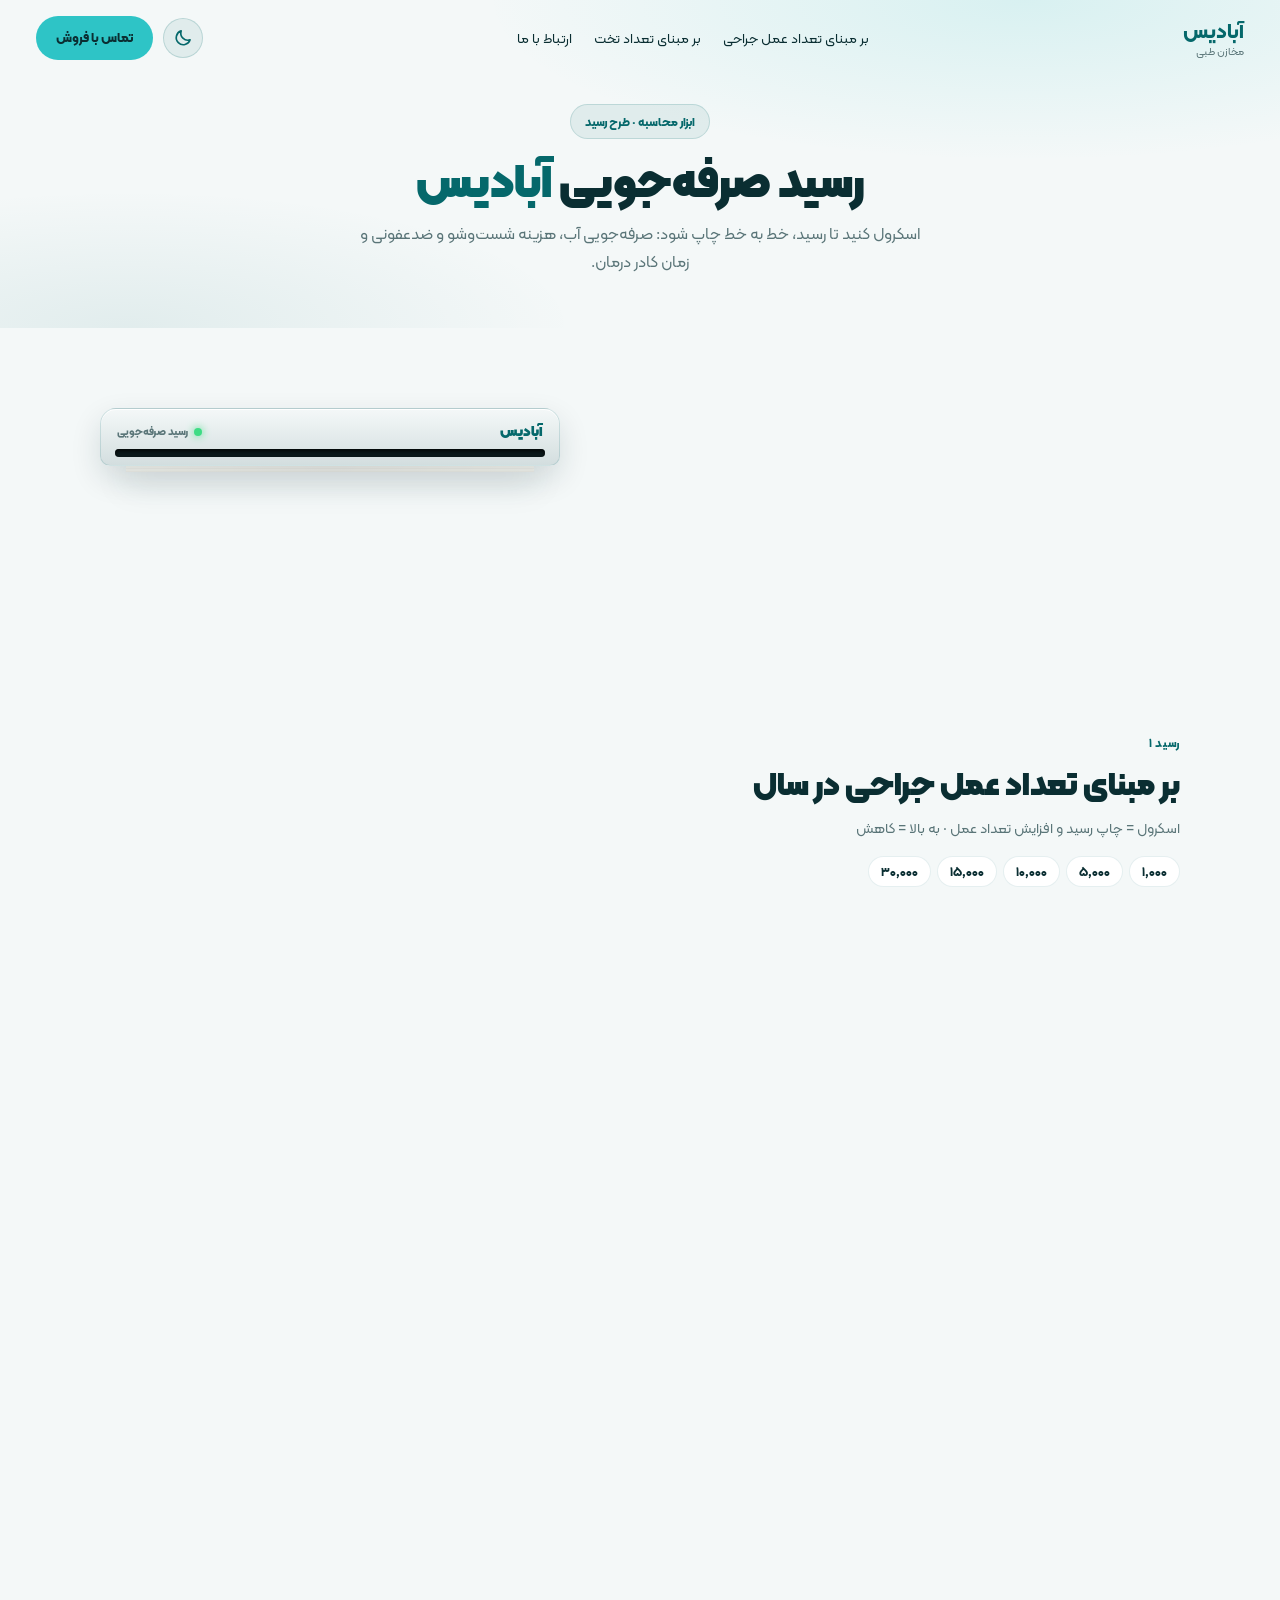
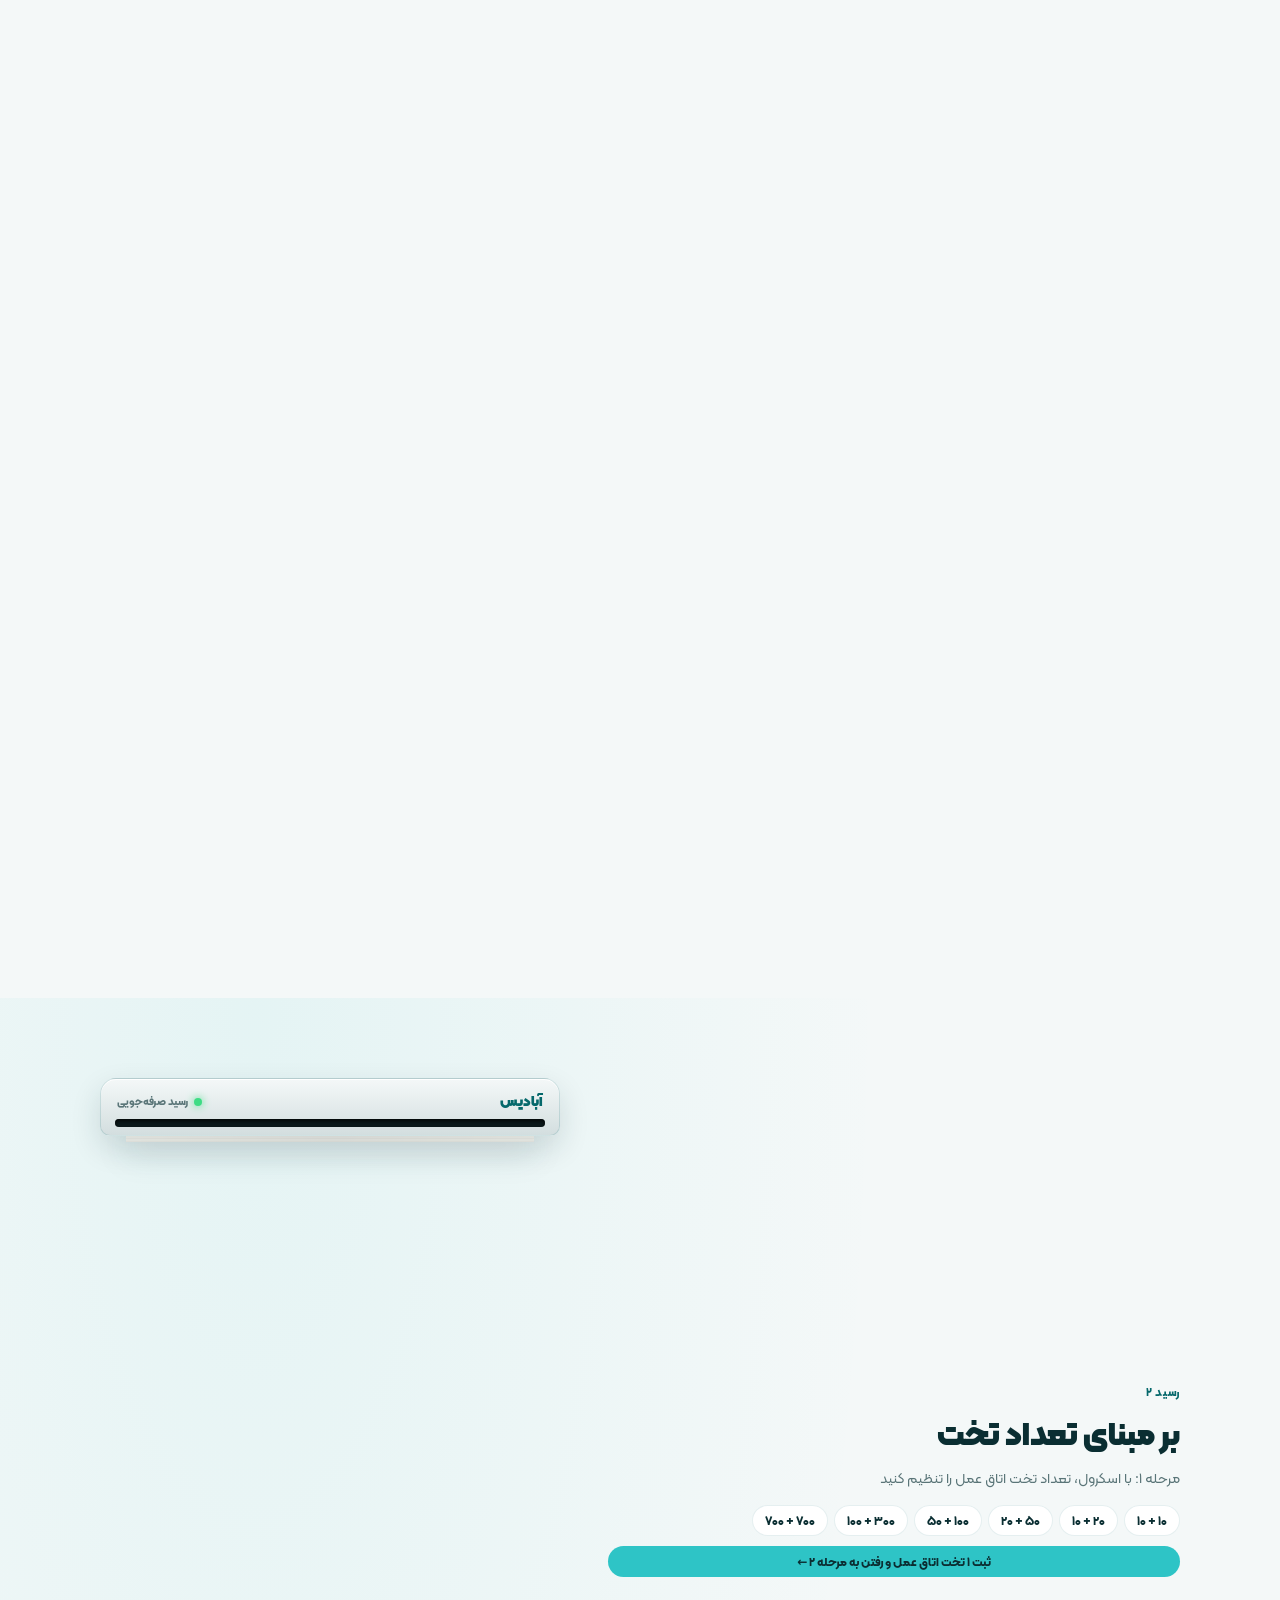
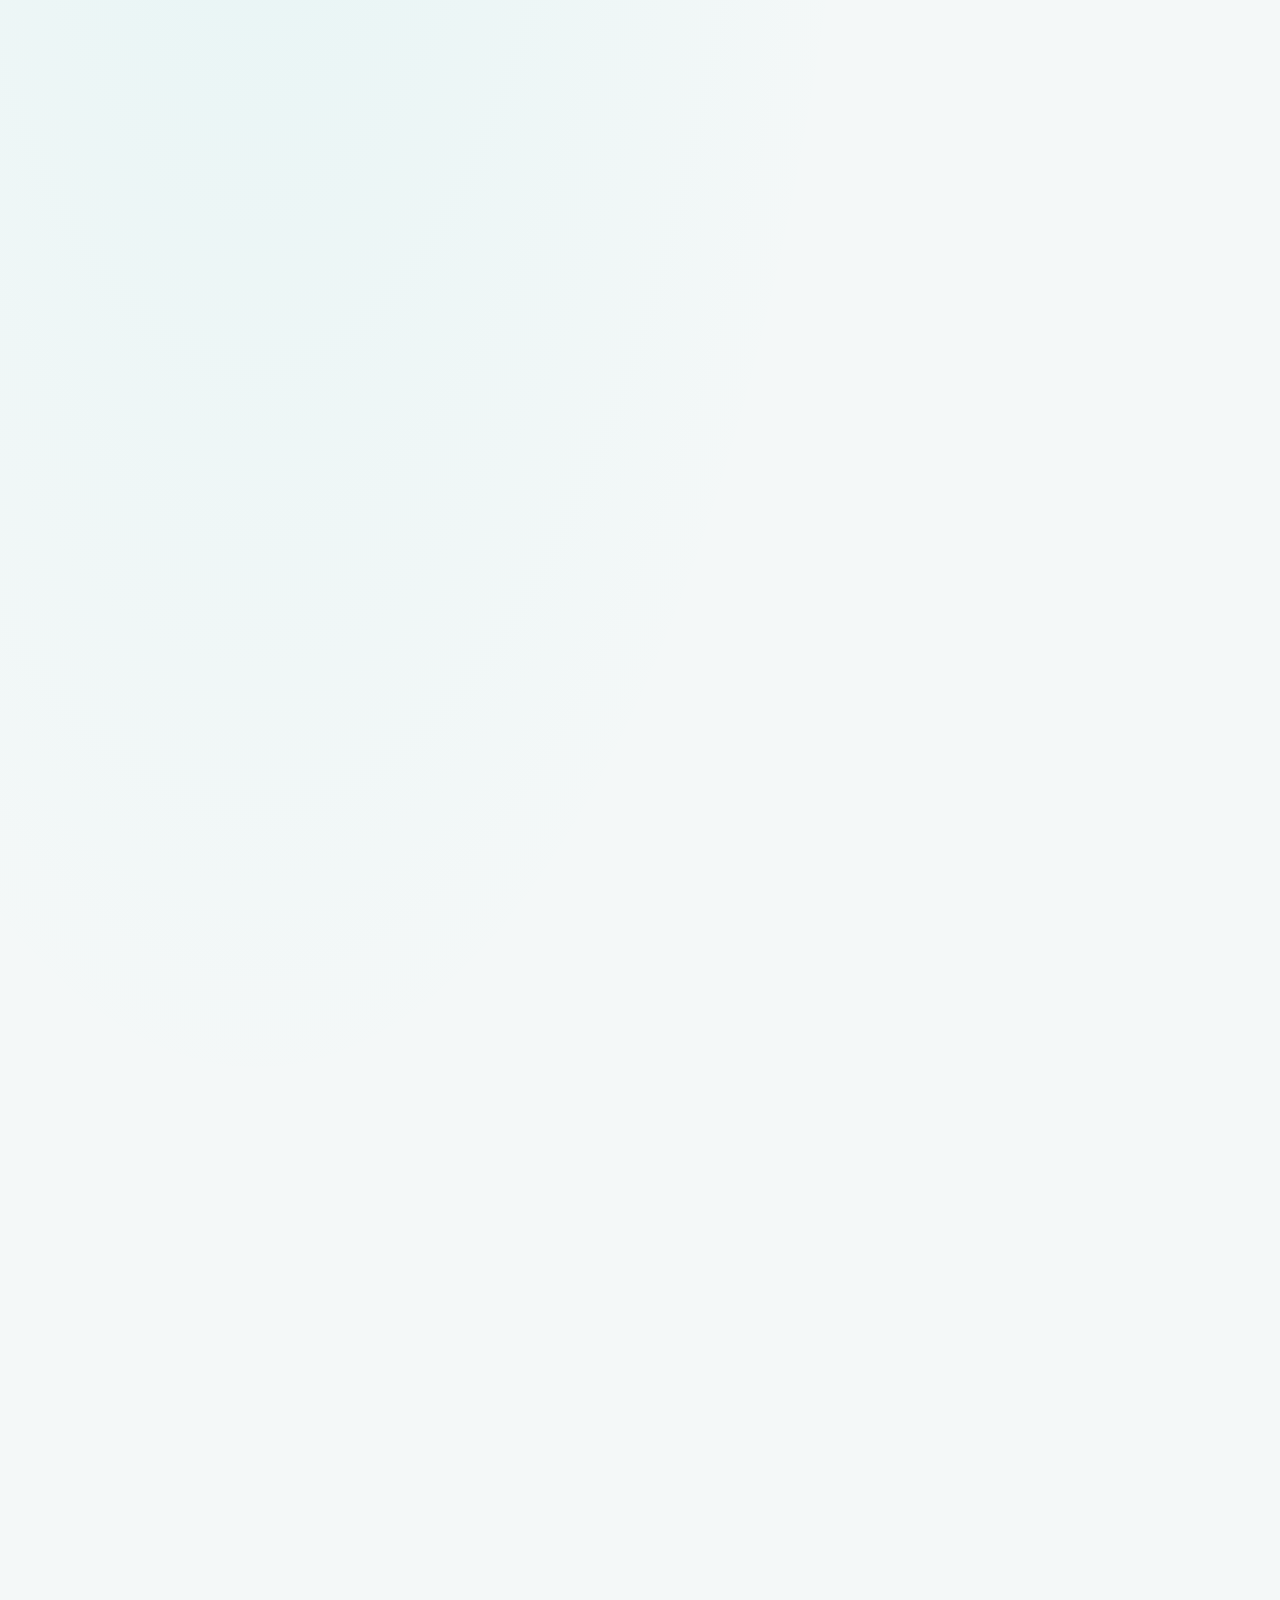
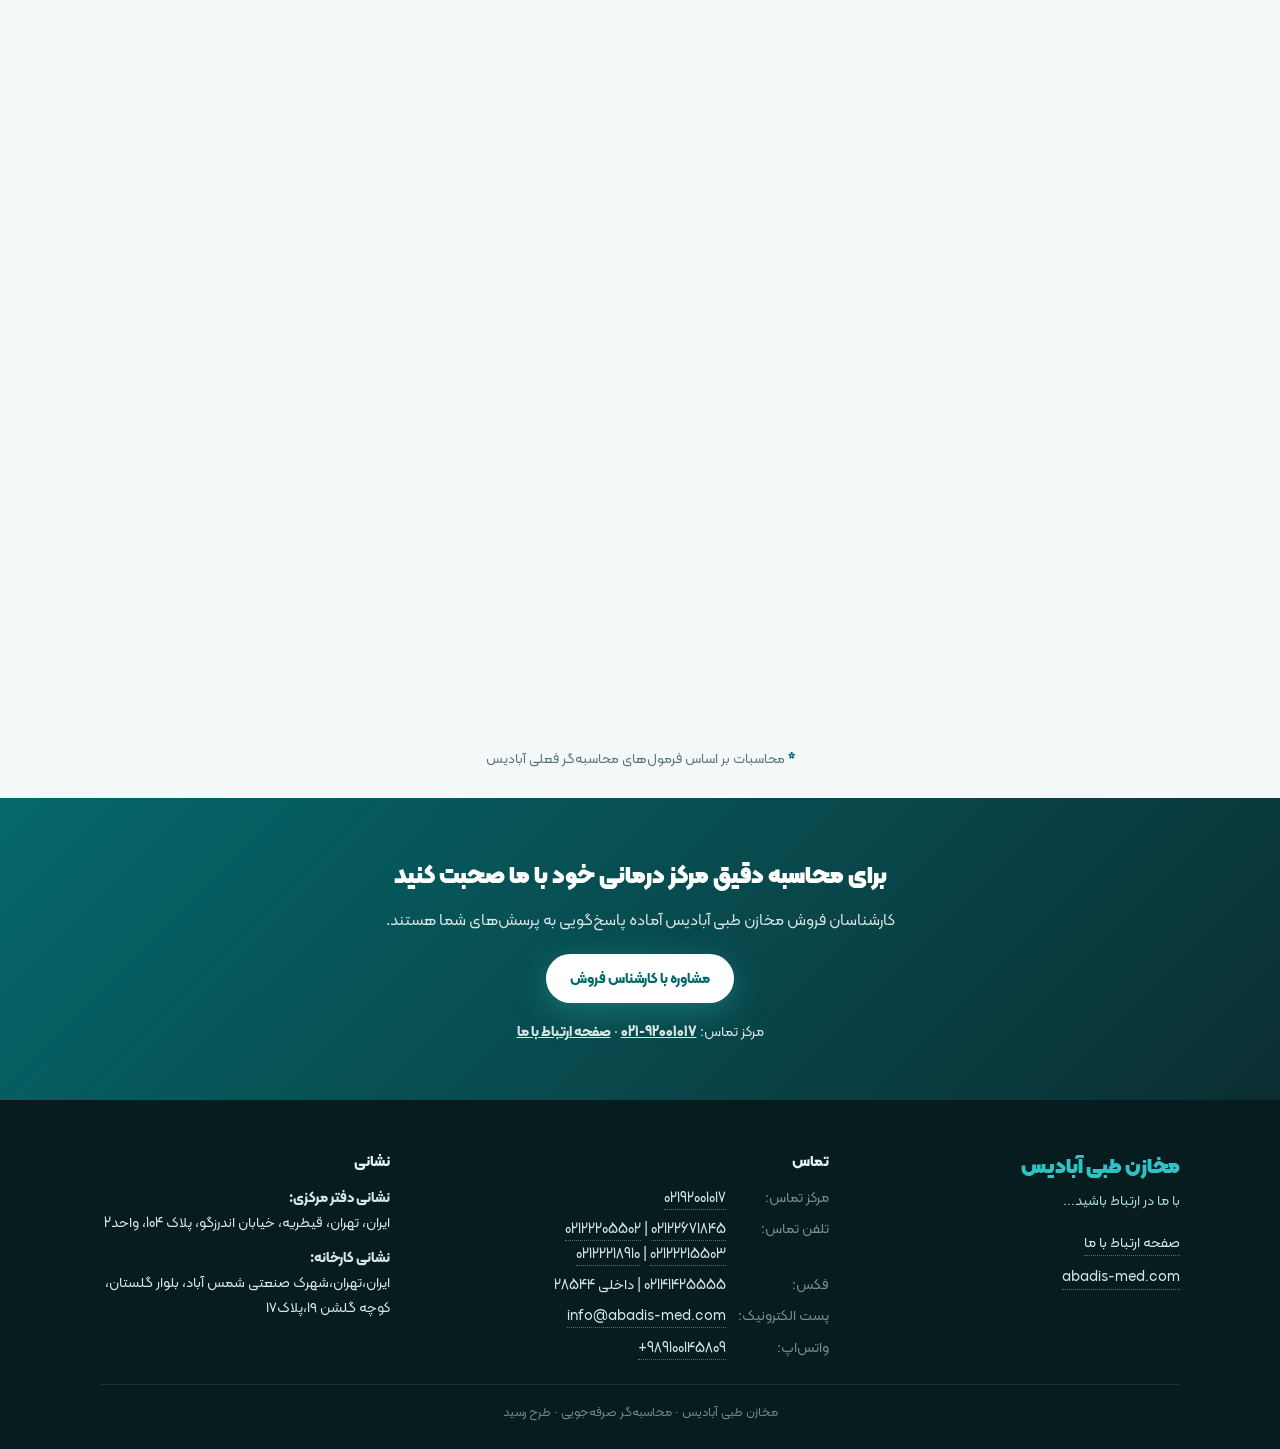
<file: receipt/index.html>
<!DOCTYPE html>
<html lang="fa" dir="rtl">
<head>
  <meta charset="UTF-8" />
  <meta name="viewport" content="width=device-width, initial-scale=1, viewport-fit=cover" />
  <title>محاسبه‌گر صرفه‌جویی آبادیس — طرح رسید</title>
  <meta name="description" content="محاسبه‌گر صرفه‌جویی آبادیس (طرح رسید): با اسکرول، صرفه‌جویی در مصرف آب، هزینه شست‌وشو و ضدعفونی و زمان کادر درمان را ببینید." />
  <meta name="theme-color" content="#e8f3f3" />
  <script>
    (function () {
      var t = null;
      try { t = localStorage.getItem('abadis-theme'); } catch (e) {}
      if (t !== 'dark' && t !== 'light') t = (window.matchMedia && matchMedia('(prefers-color-scheme: dark)').matches) ? 'dark' : 'light';
      document.documentElement.setAttribute('data-theme', t);
    })();
  </script>
  <link rel="icon" type="image/png" sizes="32x32" href="../img/favicon-32.png" />
  <link rel="preload" href="../fonts/KalamehWeb-FaNum-Black.woff2" as="font" type="font/woff2" crossorigin />
  <link rel="preload" href="../fonts/KalamehWeb-FaNum-Regular.woff2" as="font" type="font/woff2" crossorigin />
  <link rel="stylesheet" href="../common/abadis-common.css" />
  <style>

    .rc-sec { background: var(--bg); }
    #calc1 .calc-track { height: 430vh; }
    #calc2 .calc-track { height: 680vh; }
    #calc2 { background: radial-gradient(70% 40% at 20% 0%, rgba(46,196,198,.08), transparent 70%), var(--bg); }
    .calc-pin { padding: 80px 24px 16px; }
    .rc-stage { height: 100%; max-width: 1080px; margin: 0 auto; display: grid; grid-template-columns: minmax(0, 1fr) minmax(0, 460px); gap: 48px; align-items: start; }
    .rc-side { align-self: center; display: flex; flex-direction: column; gap: 10px; }
    .rc-kicker { font-size: .74rem; font-weight: 800; color: var(--teal); letter-spacing: .06em; }
    [data-theme="dark"] .rc-kicker { color: #2ec4c6; }
    .rc-side h2 { font-size: clamp(1.15rem, 2.6vw, 2rem); font-weight: 900; line-height: 1.35; }
    .rc-hint { color: var(--muted); font-size: .9rem; }
    .rc-side .chips { margin-top: 4px; }
    .rc-machine { position: relative; display: flex; flex-direction: column; align-items: stretch; --paper: #fbfaf4; --pink: #1d2a29; --pmuted: #5f6d6b; --stamp: #05686b; }
    [data-theme="dark"] .rc-machine { --paper: #ecebe2; --pink: #1a2524; --pmuted: #556260; --stamp: #05686b; }

    /* printer */
    .printer { position: relative; z-index: 2; height: 58px; border-radius: 16px 16px 10px 10px; background: linear-gradient(180deg, #f4f8f8, #d3dedf); border: 1px solid rgba(5,104,107,.15); box-shadow: 0 12px 30px rgba(11,46,50,.14), inset 0 1px 0 #fff; display: flex; align-items: center; justify-content: space-between; padding: 0 16px 10px; }
    [data-theme="dark"] .printer { background: linear-gradient(180deg, #1e3b3f, #0f2427); border-color: rgba(46,196,198,.18); box-shadow: 0 12px 30px rgba(0,0,0,.45), inset 0 1px 0 rgba(255,255,255,.07); }
    .printer-brand { font-weight: 900; font-size: .9rem; color: var(--teal); }
    [data-theme="dark"] .printer-brand { color: #2ec4c6; }
    .printer-led { display: flex; align-items: center; gap: 6px; font-size: .68rem; font-weight: 700; color: var(--muted); }
    .printer-led i { width: 8px; height: 8px; border-radius: 50%; background: #3ddc84; box-shadow: 0 0 8px #3ddc84; }
    .printer.printing .printer-led i { animation: blink .18s steps(2) 3; }
    @keyframes blink { 50% { opacity: .2; } }
    .slot { position: absolute; left: 14px; right: 14px; bottom: 8px; height: 8px; border-radius: 4px; background: #0b1a1c; box-shadow: inset 0 2px 4px rgba(0,0,0,.8); }

    /* paper */
    .paper-mask { position: relative; z-index: 1; margin: -8px 26px 0; height: 0; overflow: hidden; transition: height .32s cubic-bezier(.3,.9,.4,1); filter: drop-shadow(0 10px 16px rgba(11,46,50,.16)); }
    [data-theme="dark"] .paper-mask { filter: drop-shadow(0 10px 18px rgba(0,0,0,.5)); }
    .paper { position: relative; padding: 14px 20px 4px; color: var(--pink); background-color: var(--paper);
      background-image: repeating-linear-gradient(0deg, rgba(0,0,0,.022) 0 1px, transparent 1px 3px), radial-gradient(120% 60% at 50% 0%, rgba(0,0,0,.05), transparent 60%); }
    .paper.thump { animation: thump .35s ease-out; }
    @keyframes thump { 30% { transform: translateY(3px); } }
    .rl { display: flex; align-items: baseline; flex-wrap: wrap; gap: 0 6px; padding: 3px 0; font-size: .98rem; font-weight: 700; opacity: 0; transform: translateY(-6px); transition: opacity .22s, transform .28s; }
    .rl.on { opacity: 1; transform: none; }
    .rl .k { white-space: nowrap; }
    .rl .dots { flex: 1 1 24px; min-width: 24px; border-bottom: 2px dotted rgba(29,42,41,.35); transform: translateY(-5px); }
    .rl .v { margin-inline-start: auto; font-weight: 900; }
    .rl .v .odo { font-size: 1.14rem; }
    .rl.sm { font-size: .8rem; font-weight: 600; color: var(--pmuted); padding-top: 0; }
    .rl.sm .dots { border-bottom-width: 1px; }
    .rl-head { display: block; text-align: center; padding-bottom: 6px; }
    .rl-head b { display: block; font-size: 1.25rem; font-weight: 900; color: var(--stamp); letter-spacing: .02em; }
    .rl-head span { display: block; font-size: .78rem; color: var(--pmuted); }
    .rl-rule { display: block; height: 10px; padding: 0; border-bottom: 2px dashed rgba(29,42,41,.3); margin-bottom: 6px; }
    .rl-rule.dbl { border-bottom: 4px double rgba(29,42,41,.45); }
    .rl-total { padding: 6px 0 2px; }
    .rl-total .k { flex: 1 0 100%; font-size: 1rem; font-weight: 900; }
    .rl-total .dots { display: none; }
    .rl-total .v { margin-inline-start: 0; margin-inline-end: auto; display: flex; align-items: baseline; gap: 6px; }
    .rl-total .v .odo { font-size: 1.9rem; color: var(--stamp); }
    .rl-stampzone { display: block; height: 70px; padding: 0; }
    .rl-total small { font-size: .78rem; font-weight: 800; margin-inline-start: 4px; }
    .rl-foot { display: block; text-align: center; padding: 6px 0 10px; }
    .rl-foot p { font-size: .7rem; color: var(--pmuted); font-weight: 600; margin-bottom: 8px; }
    .barcode { height: 26px; margin: 0 auto 10px; width: 70%; background: repeating-linear-gradient(90deg, var(--pink) 0 2px, transparent 2px 4px, var(--pink) 4px 5px, transparent 5px 8px, var(--pink) 8px 11px, transparent 11px 12px); opacity: .75; }
    .rl-foot .hero-btn { padding: 9px 18px; font-size: .8rem; box-shadow: none; }
    .tear { height: 10px; background: linear-gradient(135deg, var(--paper) 50%, transparent 50%) 0 0 / 12px 10px repeat-x, linear-gradient(225deg, var(--paper) 50%, transparent 50%) 0 0 / 12px 10px repeat-x; }
    .stamp { position: absolute; left: 50%; margin-left: -96px; width: 192px; top: 0; z-index: 3; pointer-events: none; padding: 6px 14px; border: 3px double var(--stamp); border-radius: 10px; color: var(--stamp); font-weight: 900; font-size: 1.05rem; line-height: 1.3; text-align: center; transform: rotate(-11deg) scale(2.2); opacity: 0; mix-blend-mode: multiply;
      background: radial-gradient(circle at 30% 40%, rgba(5,104,107,.06), transparent 60%); }
    .stamp small { display: block; font-size: .62rem; font-weight: 800; letter-spacing: .2em; }
    .stamp.on { animation: stampIn .42s cubic-bezier(.2,1.3,.4,1) forwards; }
    @keyframes stampIn { 0% { opacity: 0; transform: rotate(-11deg) scale(2.2); } 60% { opacity: .92; transform: rotate(-11deg) scale(.94); } 100% { opacity: .88; transform: rotate(-11deg) scale(1); } }
    .stamp.off { opacity: 0; transform: rotate(-11deg) scale(1.1); transition: opacity .25s, transform .25s; }

    @media (max-width: 860px) {
      .calc-pin { padding: 60px 12px 8px; }
      .rc-stage { grid-template-columns: minmax(0, 1fr); gap: 14px; align-items: start; align-content: start; }
      .rc-side { gap: 4px; }
      .rc-kicker { display: none; }
      .rc-side h2 { font-size: 1.05rem; }
      .rc-hint { font-size: .72rem; }
      .printer { height: 46px; padding: 0 12px 8px; border-radius: 13px 13px 8px 8px; }
      .printer-brand { font-size: .8rem; }
      .paper-mask { margin: -7px 12px 0; }
      .paper { padding: 10px 13px 2px; }
      .rl { font-size: .84rem; padding: 2px 0; }
      .rl .v .odo { font-size: 1rem; }
      .rl.sm { font-size: .7rem; }
      .rl-head b { font-size: 1.05rem; }
      .rl-head span { font-size: .68rem; }
      .rl-total .k { font-size: .86rem; }
      .rl-total .v .odo { font-size: 1.5rem; }
      .rl-stampzone { height: 58px; }
      .rl-foot p { font-size: .62rem; margin-bottom: 4px; }
      .barcode { height: 18px; margin-bottom: 6px; }
      .rl-foot .hero-btn { padding: 7px 14px; font-size: .74rem; }
      .stamp { font-size: .9rem; padding: 4px 10px; width: 170px; margin-left: -85px; }
    }
    @media (prefers-reduced-motion: reduce) { .stamp.on { opacity: .88; transform: rotate(-11deg); } .rl, .paper-mask { transition: none; } }
    @media (max-width: 860px) and (max-height: 760px) { .rl.sm, .barcode { display: none !important; } .rl-stampzone { height: 48px; } }

  </style>
</head>
<body>

  <header class="header" id="header">
    <a class="logo" href="#top">آبادیس<span>مخازن طبی</span></a>
    <nav class="nav">
      <a href="#calc1">بر مبنای تعداد عمل جراحی</a>
      <a href="#calc2">بر مبنای تعداد تخت</a>
      <a href="#contact">ارتباط با ما</a>
    </nav>
    <div class="header-actions">
      <button class="theme-toggle" id="themeToggle" type="button" aria-label="حالت شب" title="حالت شب" aria-pressed="false">
        <svg class="i-moon" viewBox="0 0 24 24" fill="none" stroke="currentColor" stroke-width="2" stroke-linecap="round" stroke-linejoin="round" aria-hidden="true"><path d="M20.5 14.2A8.5 8.5 0 0 1 9.8 3.5a8.5 8.5 0 1 0 10.7 10.7z"/></svg>
        <svg class="i-sun" viewBox="0 0 24 24" fill="none" stroke="currentColor" stroke-width="2" stroke-linecap="round" aria-hidden="true"><circle cx="12" cy="12" r="4.2"/><path d="M12 2.5v2.2M12 19.3v2.2M2.5 12h2.2M19.3 12h2.2M5.3 5.3l1.6 1.6M17.1 17.1l1.6 1.6M5.3 18.7l1.6-1.6M17.1 6.9l1.6-1.6"/></svg>
      </button>
      <a class="header-cta" href="tel:02192001017">تماس با فروش</a>
    </div>
  </header>

  <section class="intro" id="top">
    <div class="eyebrow">ابزار محاسبه · طرح رسید</div>
    <h1>رسید صرفه‌جویی <em>آبادیس</em></h1>
    <p>اسکرول کنید تا رسید، خط به خط چاپ شود: صرفه‌جویی آب، هزینه شست‌وشو و ضدعفونی و زمان کادر درمان.</p>
  </section>

  <section class="calc rc-sec" id="calc1" aria-labelledby="calc1-t">
    <div class="calc-track"><div class="calc-pin"><div class="rc-stage">
      <div class="rc-side">
        <div class="rc-kicker">رسید ۱</div>
        <h2 id="calc1-t">بر مبنای تعداد عمل جراحی در سال</h2>
        <p class="rc-hint" data-hint>اسکرول = چاپ رسید و افزایش تعداد عمل · به بالا = کاهش</p>
        <div class="chips" role="group" aria-label="مقادیر آماده">
              <button class="chip" type="button" data-n="1000">۱٬۰۰۰</button>
              <button class="chip" type="button" data-n="5000">۵٬۰۰۰</button>
              <button class="chip" type="button" data-n="10000">۱۰٬۰۰۰</button>
              <button class="chip" type="button" data-n="15000">۱۵٬۰۰۰</button>
              <button class="chip" type="button" data-n="30000">۳۰٬۰۰۰</button>
            </div>
        
      </div>
      <div class="rc-machine">
          <div class="printer"><span class="printer-brand">آبادیس</span><span class="printer-led"><i></i>رسید صرفه‌جویی</span><span class="slot"></span></div>
          <div class="paper-mask"><div class="paper">
            <div class="rl rl-head" data-at="0.004"><b>آبادیس</b><span>رسید صرفه‌جویی · بر مبنای تعداد عمل جراحی در سال</span></div>
            <div class="rl " data-at="0.012"><span class="k">تعداد عمل جراحی در سال</span><i class="dots"></i><span class="v"><span class="odo" data-odo="n" data-digits="5"></span></span></div>
            <div class="rl rl-rule" data-at="0.02"></div>
            <div class="rl " data-at="0.03"><span class="k">صرفه‌جویی آب (لیتر)</span><i class="dots"></i><span class="v"><span class="odo" data-odo="water" data-digits="7"></span></span></div>
            <div class="rl sm" data-at="0.045"><span class="k">≈ وان حمام ۲۰۰ لیتری (تقریبی)</span><i class="dots"></i><span class="v" data-sub="tubs"></span></div>
            <div class="rl " data-at="0.06"><span class="k">هزینه شست‌وشو و ضدعفونی (تومان)</span><i class="dots"></i><span class="v"><span class="odo" data-odo="cost" data-digits="13"></span></span></div>
            <div class="rl sm" data-at="0.075"><span class="k">≈ به زبان ساده</span><i class="dots"></i><span class="v" data-sub="read"></span></div>
            <div class="rl " data-at="0.09"><span class="k">زمان کادر درمان (ساعت)</span><i class="dots"></i><span class="v"><span class="odo" data-odo="hours" data-digits="6"></span></span></div>
            <div class="rl sm" data-at="0.105"><span class="k">≈ شیفت کاری ۸ ساعته</span><i class="dots"></i><span class="v" data-sub="shifts"></span></div>
            <div class="rl rl-rule dbl" data-at="0.12"></div>
            <div class="rl rl-total" data-at="0.135" data-total><span class="k">جمع صرفه‌جویی هزینه</span><i class="dots"></i><span class="v"><span class="odo" data-odo="cost" data-digits="13"></span><small>تومان</small></span></div>
            <div class="rl rl-stampzone" data-at="0.135" data-stampzone></div>
            <div class="rl rl-foot" data-at="0.15"><p>* محاسبات بر اساس فرمول‌های محاسبه‌گر فعلی آبادیس</p><div class="barcode" aria-hidden="true"></div><a class="hero-btn" href="tel:02192001017">مشاوره با کارشناس فروش</a></div>
            <div class="tear"></div>
            <div class="stamp" aria-hidden="true"><small>★ ★ ★</small>صرفه‌جویی با آبادیس</div>
          </div></div>
        </div>
    </div></div></div>
  </section>

  <section class="calc rc-sec" id="calc2" aria-labelledby="calc2-t">
    <div class="calc-track"><div class="calc-pin"><div class="rc-stage">
      <div class="rc-side">
        <div class="rc-kicker">رسید ۲</div>
        <h2 id="calc2-t">بر مبنای تعداد تخت</h2>
        <p class="rc-hint" data-hint>مرحله ۱: با اسکرول، تعداد تخت اتاق عمل را تنظیم کنید</p>
        <div class="chips" role="group" aria-label="ترکیب‌های آماده (تخت اتاق عمل + ICU|CCU)">
              <button class="chip" type="button" data-a="10" data-b="10">۱۰ + ۱۰</button>
              <button class="chip" type="button" data-a="20" data-b="10">۲۰ + ۱۰</button>
              <button class="chip" type="button" data-a="50" data-b="20">۵۰ + ۲۰</button>
              <button class="chip" type="button" data-a="100" data-b="50">۱۰۰ + ۵۰</button>
              <button class="chip" type="button" data-a="300" data-b="100">۳۰۰ + ۱۰۰</button>
              <button class="chip" type="button" data-a="700" data-b="700">۷۰۰ + ۷۰۰</button>
            </div>
        <button class="confirm" type="button" data-confirm hidden></button>
      </div>
      <div class="rc-machine">
          <div class="printer"><span class="printer-brand">آبادیس</span><span class="printer-led"><i></i>رسید صرفه‌جویی</span><span class="slot"></span></div>
          <div class="paper-mask"><div class="paper">
            <div class="rl rl-head" data-at="0.004"><b>آبادیس</b><span>رسید صرفه‌جویی · بر مبنای تعداد تخت</span></div>
            <div class="rl " data-at="0.01"><span class="k">تعداد تخت اتاق عمل</span><i class="dots"></i><span class="v"><span class="odo" data-odo="a" data-digits="3"></span></span></div><div class="rl " data-at="0.016"><span class="k">تعداد تخت ICU|CCU</span><i class="dots"></i><span class="v"><span class="odo" data-odo="b" data-digits="3"></span></span></div>
            <div class="rl rl-rule" data-at="0.022"></div>
            <div class="rl " data-at="0.03"><span class="k">صرفه‌جویی آب (لیتر)</span><i class="dots"></i><span class="v"><span class="odo" data-odo="water" data-digits="7"></span></span></div>
            <div class="rl sm" data-at="0.04"><span class="k">≈ وان حمام ۲۰۰ لیتری (تقریبی)</span><i class="dots"></i><span class="v" data-sub="tubs"></span></div>
            <div class="rl " data-at="0.05"><span class="k">هزینه شست‌وشو و ضدعفونی (تومان)</span><i class="dots"></i><span class="v"><span class="odo" data-odo="cost" data-digits="11"></span></span></div>
            <div class="rl sm" data-at="0.06"><span class="k">≈ به زبان ساده</span><i class="dots"></i><span class="v" data-sub="read"></span></div>
            <div class="rl " data-at="0.07"><span class="k">زمان کادر درمان (ساعت)</span><i class="dots"></i><span class="v"><span class="odo" data-odo="hours" data-digits="6"></span></span></div>
            <div class="rl sm" data-at="0.08"><span class="k">≈ شیفت کاری ۸ ساعته</span><i class="dots"></i><span class="v" data-sub="shifts"></span></div>
            <div class="rl rl-rule dbl" data-at="0.09"></div>
            <div class="rl rl-total" data-at="0.1" data-total><span class="k">جمع صرفه‌جویی هزینه</span><i class="dots"></i><span class="v"><span class="odo" data-odo="cost" data-digits="11"></span><small>تومان</small></span></div>
            <div class="rl rl-stampzone" data-at="0.1" data-stampzone></div>
            <div class="rl rl-foot" data-at="0.11"><p>* محاسبات بر اساس فرمول‌های محاسبه‌گر فعلی آبادیس</p><div class="barcode" aria-hidden="true"></div><a class="hero-btn" href="tel:02192001017">مشاوره با کارشناس فروش</a></div>
            <div class="tear"></div>
            <div class="stamp" aria-hidden="true"><small>★ ★ ★</small>صرفه‌جویی با آبادیس</div>
          </div></div>
        </div>
    </div></div></div>
  </section>

  <p class="foot-note"><b>*</b> محاسبات بر اساس فرمول‌های محاسبه‌گر فعلی آبادیس</p>

  <section class="cta-band">
    <h2>برای محاسبه دقیق مرکز درمانی خود با ما صحبت کنید</h2>
    <p>کارشناسان فروش مخازن طبی آبادیس آماده پاسخ‌گویی به پرسش‌های شما هستند.</p>
    <a class="hero-btn" href="tel:02192001017">مشاوره با کارشناس فروش</a>
    <p class="cta-sub">مرکز تماس: <a href="tel:02192001017" dir="ltr">021-92001017</a> · <a href="https://abadis-med.com/ارتباط-با-ما/" target="_blank" rel="noopener">صفحه ارتباط با ما</a></p>
  </section>

  <footer class="site-footer" id="contact">
    <div class="foot-inner">
      <div class="foot-brand">
        <strong>مخازن طبی آبادیس</strong>
        <span>با ما در ارتباط باشید...</span>
        <div style="margin-top:16px;display:flex;flex-direction:column;gap:8px;align-items:flex-start">
          <a href="https://abadis-med.com/ارتباط-با-ما/" target="_blank" rel="noopener">صفحه ارتباط با ما</a>
          <a href="https://abadis-med.com/" target="_blank" rel="noopener">abadis-med.com</a>
        </div>
      </div>
      <div>
        <h3>تماس</h3>
        <dl>
          <dt>مرکز تماس:</dt><dd><a href="tel:+982192001017" dir="ltr">02192001017</a></dd>
          <dt>تلفن تماس:</dt><dd><a href="tel:+982122671845" dir="ltr">02122671845</a> | <a href="tel:+982122205502" dir="ltr">02122205502</a><br><a href="tel:+982122215503" dir="ltr">02122215503</a> | <a href="tel:+982122218910" dir="ltr">02122218910</a></dd>
          <dt>فکس:</dt><dd><span dir="ltr">02141425555</span> | داخلی 28544</dd>
          <dt>پست الکترونیک:</dt><dd><a href="mailto:info@abadis-med.com">info@abadis-med.com</a></dd>
          <dt>واتس‌اپ:</dt><dd><a href="https://wa.me/989100145809" target="_blank" rel="noopener" dir="ltr">+989100145809</a></dd>
        </dl>
      </div>
      <div>
        <h3>نشانی</h3>
        <p><b>نشانی دفتر مرکزی:</b><br>ایران، تهران، قیطریه، خیابان اندرزگو، پلاک 104، واحد2</p>
        <p><b>نشانی کارخانه:</b><br>ایران،تهران،شهرک صنعتی شمس آباد، بلوار گلستان، کوچه گلشن ۱۹،پلاک۱۷</p>
      </div>
    </div>
    <div class="foot-copy">مخازن طبی آبادیس · محاسبه‌گر صرفه‌جویی · طرح رسید</div>
  </footer>

  <script src="../common/abadis-common.js"></script>
  <script>

    (() => {
      const A = Abadis, fa = A.fa;
      function setup(root, kind) {
        const mask = root.querySelector('.paper-mask'), paper = root.querySelector('.paper');
        const lines = [...root.querySelectorAll('.rl')], tear = root.querySelector('.tear');
        const stamp = root.querySelector('.stamp'), total = root.querySelector('[data-total]'), zone = root.querySelector('[data-stampzone]'), printer = root.querySelector('.printer');
        const sub = {}; root.querySelectorAll('[data-sub]').forEach((e) => { sub[e.dataset.sub] = e; });
        const hint = root.querySelector('[data-hint]');
        let printed = -1, stamped = false, pt = 0;
        function layout() {
          let h = parseFloat(getComputedStyle(paper).paddingTop) || 0, count = 0;
          lines.forEach((l) => { if (l.classList.contains('on')) { h += l.offsetHeight; count++; } });
          if (count) h += parseFloat(getComputedStyle(paper).paddingBottom) + tear.offsetHeight;
          mask.style.height = Math.round(h) + 'px';
          stamp.style.top = (zone.offsetTop + 4) + 'px';
          return count;
        }
        const api = A.createCalc(root, kind, (s) => {
          lines.forEach((l) => l.classList.toggle('on', s.p >= +l.dataset.at));
          const count = layout();
          if (count !== printed) {
            if (count > printed && printed >= 0 && !A.reduced) { printer.classList.remove('printing'); void printer.offsetWidth; printer.classList.add('printing'); clearTimeout(pt); pt = setTimeout(() => printer.classList.remove('printing'), 600); }
            printed = count;
          }
          sub.tubs.textContent = fa(s.W / 200);
          sub.read.textContent = s.C >= 1e6 ? A.readableToman(s.C) : fa(s.C) + ' تومان';
          sub.shifts.textContent = fa(s.H / 8);
          const want = s.settled && total.classList.contains('on') && s.W > 0;
          if (want !== stamped) {
            stamped = want;
            stamp.classList.toggle('on', want); stamp.classList.toggle('off', !want);
            if (want && !A.reduced) { paper.classList.remove('thump'); void paper.offsetWidth; paper.classList.add('thump'); }
          }
          if (kind === 'beds') hint.textContent = s.phase === 'a'
            ? (s.lockedA != null ? 'تخت اتاق عمل روی ' + fa(s.lockedA) + ' ثابت است' : 'مرحله ۱: با اسکرول، تعداد تخت اتاق عمل را تنظیم کنید')
            : 'مرحله ۲: با اسکرول، تعداد تخت ICU|CCU را تنظیم کنید';
        });
        window.addEventListener('resize', () => layout());
        document.fonts && document.fonts.ready.then(() => layout());
        return api;
      }
      setup(document.getElementById('calc1'), 'surgery');
      setup(document.getElementById('calc2'), 'beds');
      A.start();
    })();

  </script>
</body>
</html>
</file>
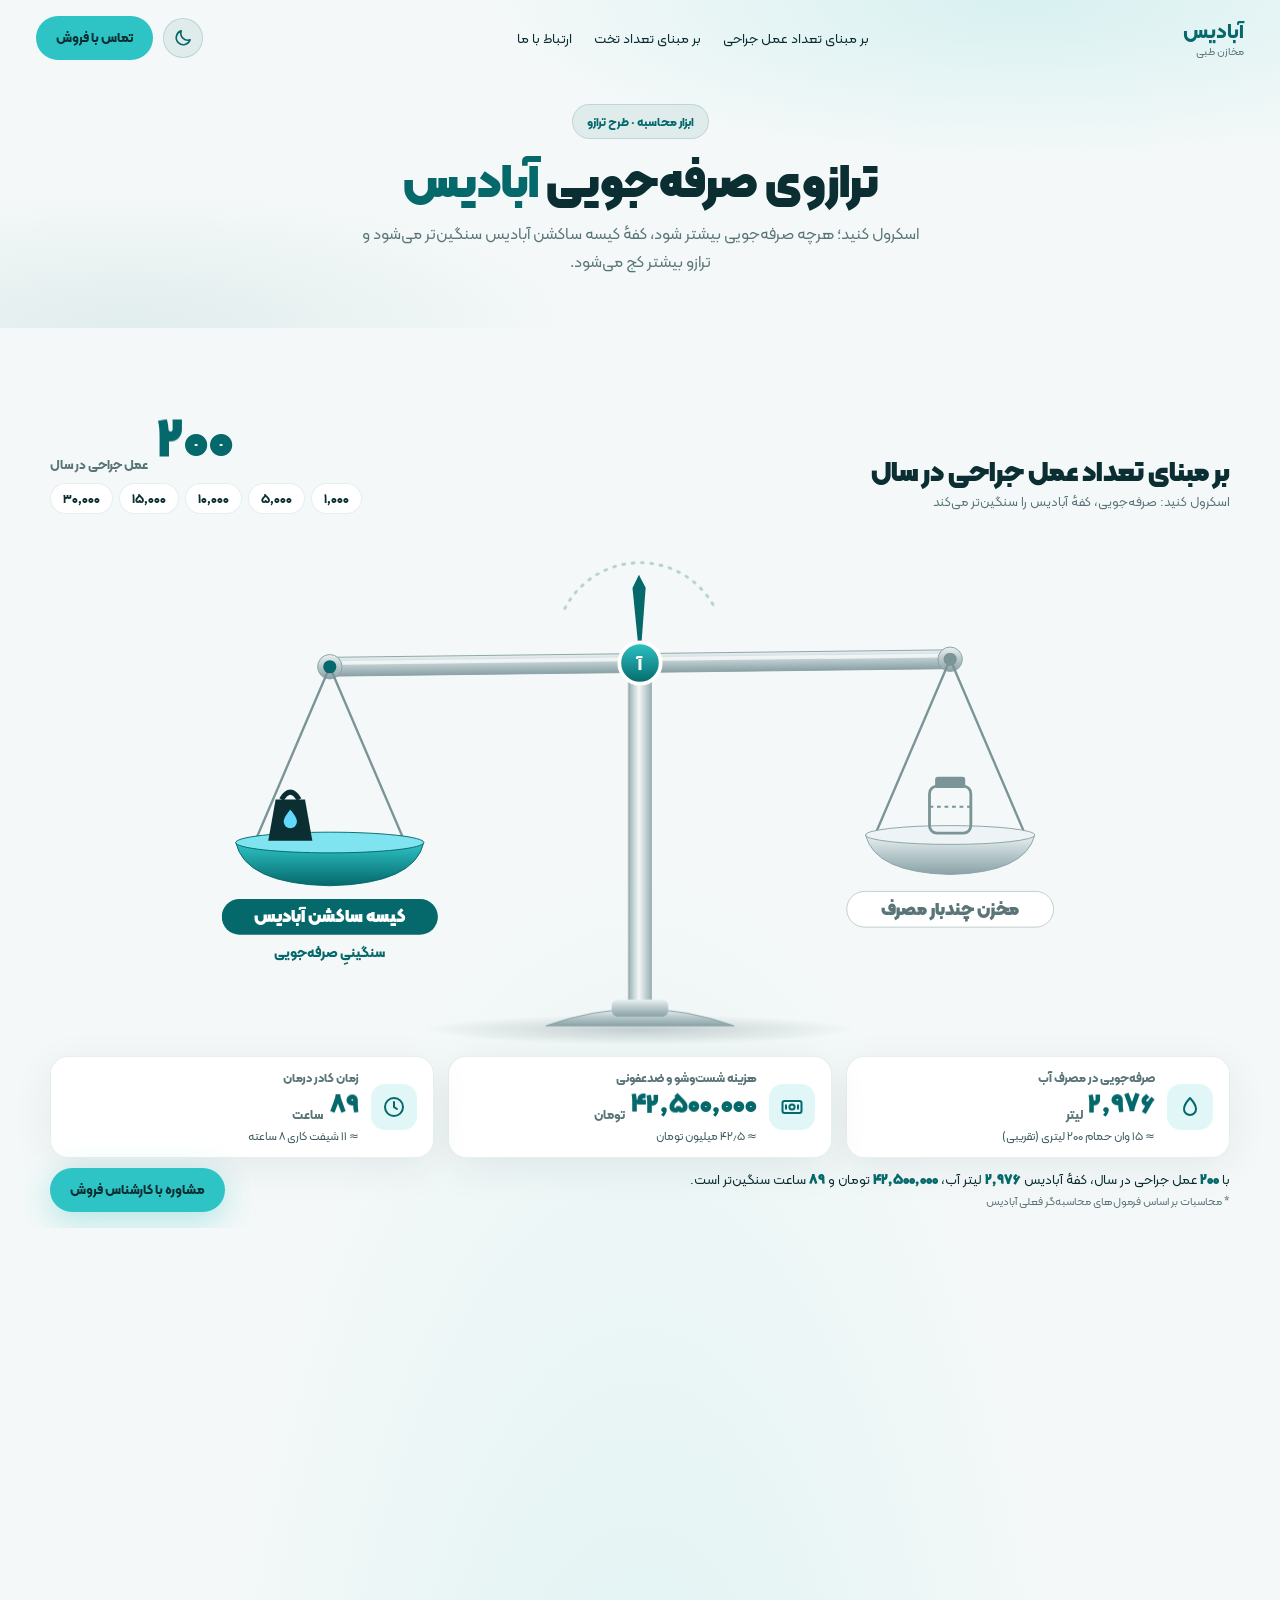
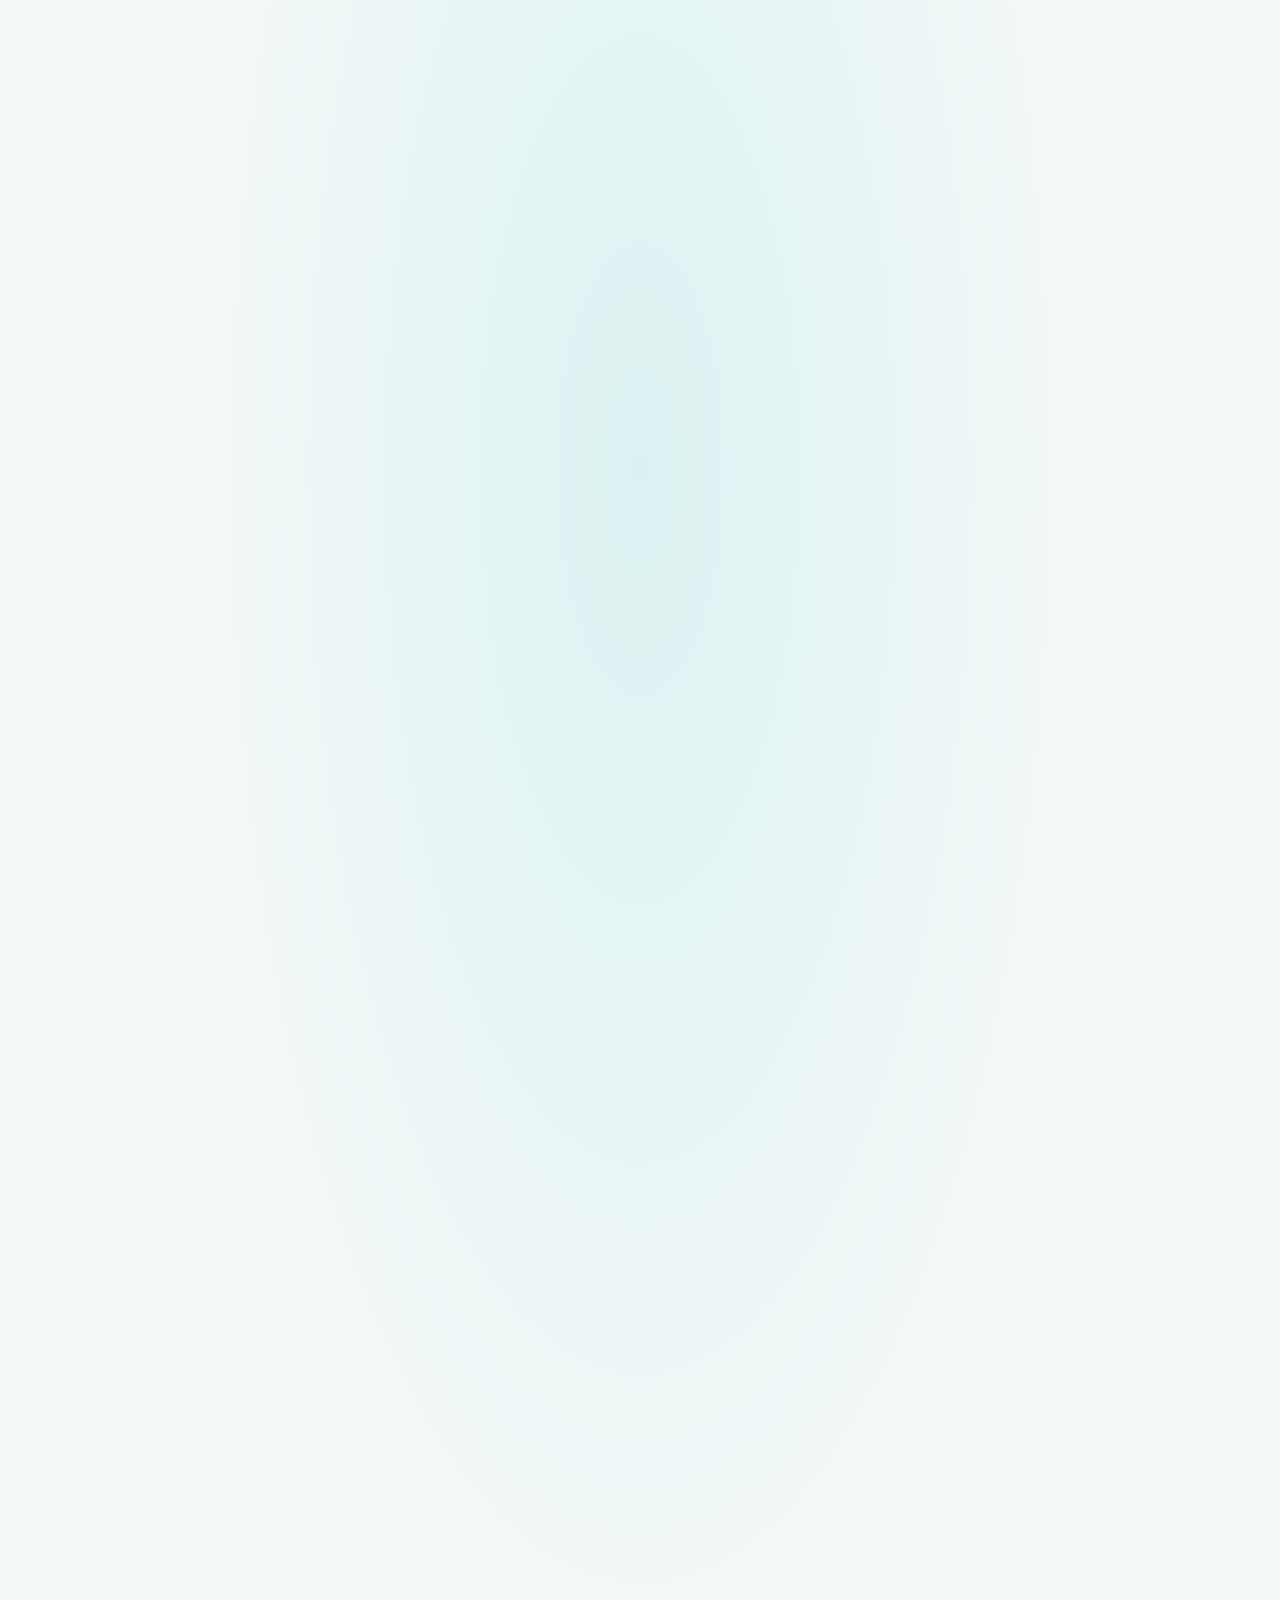
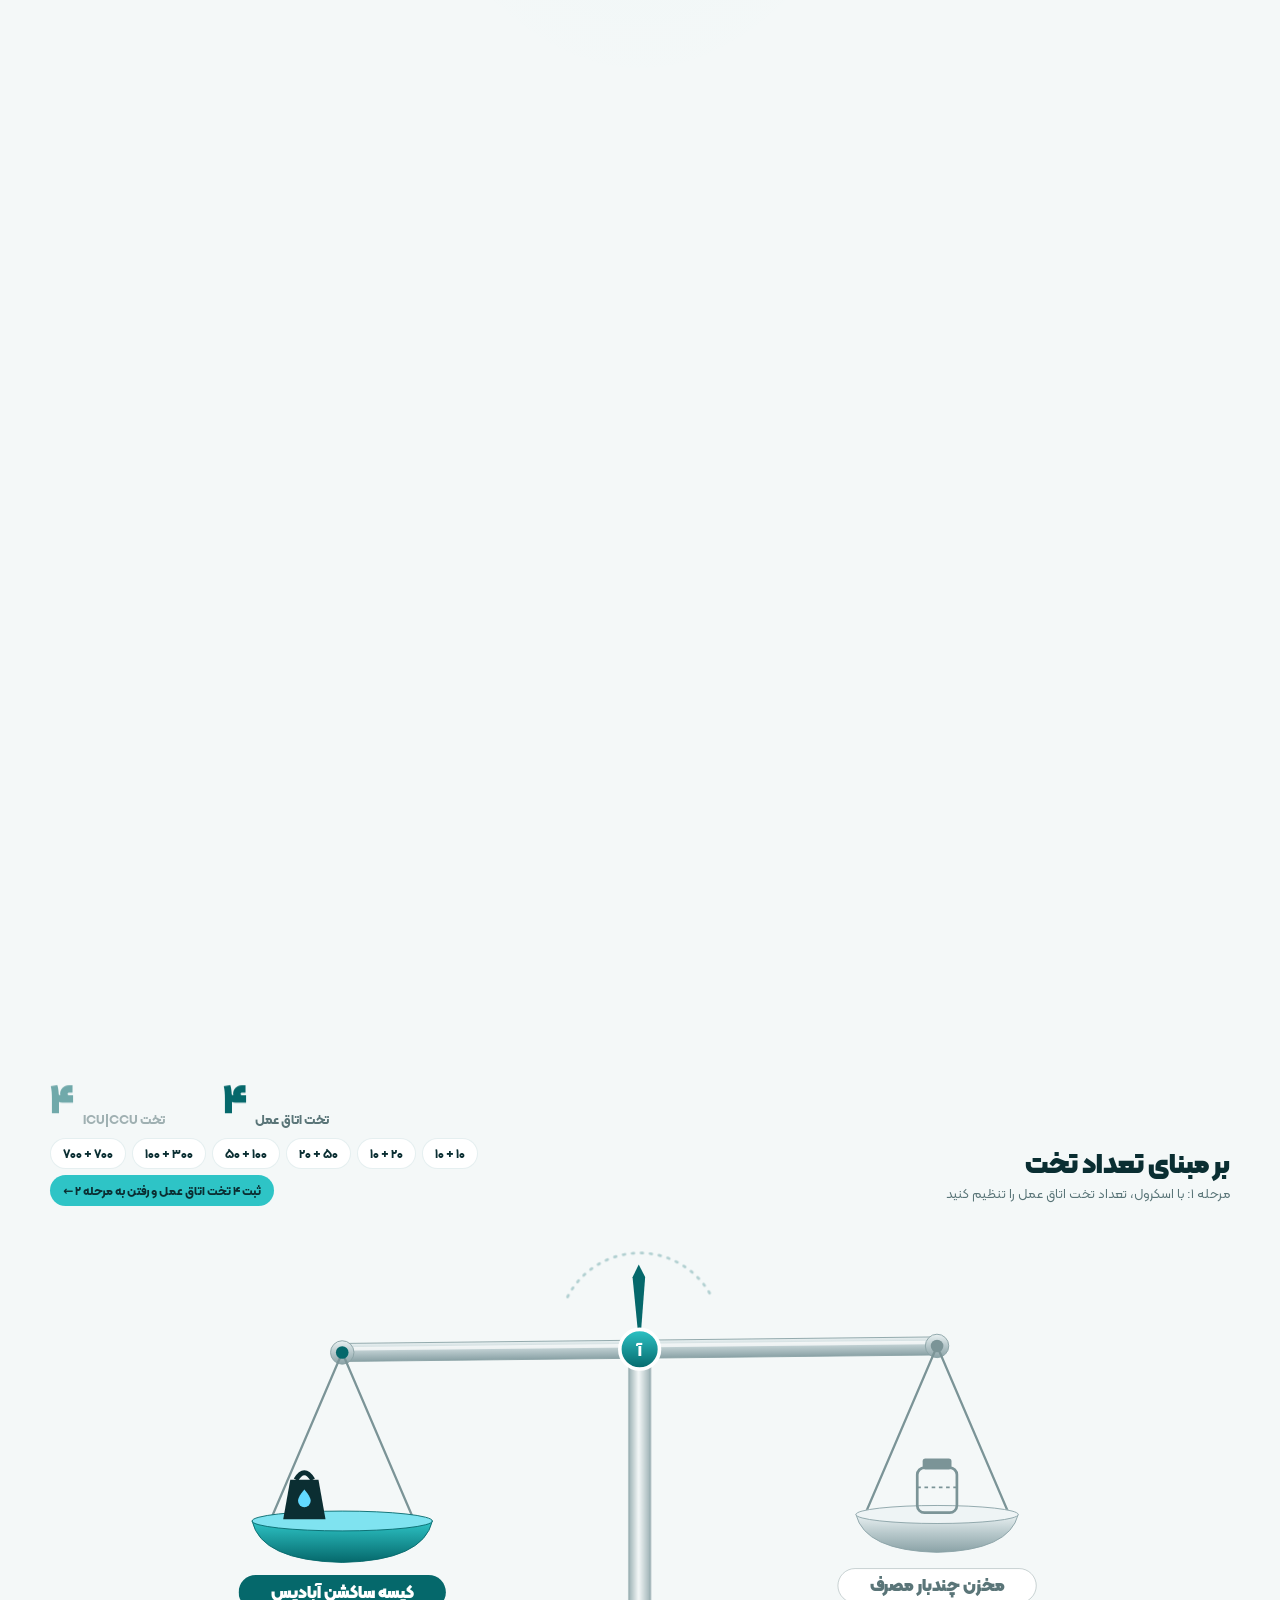
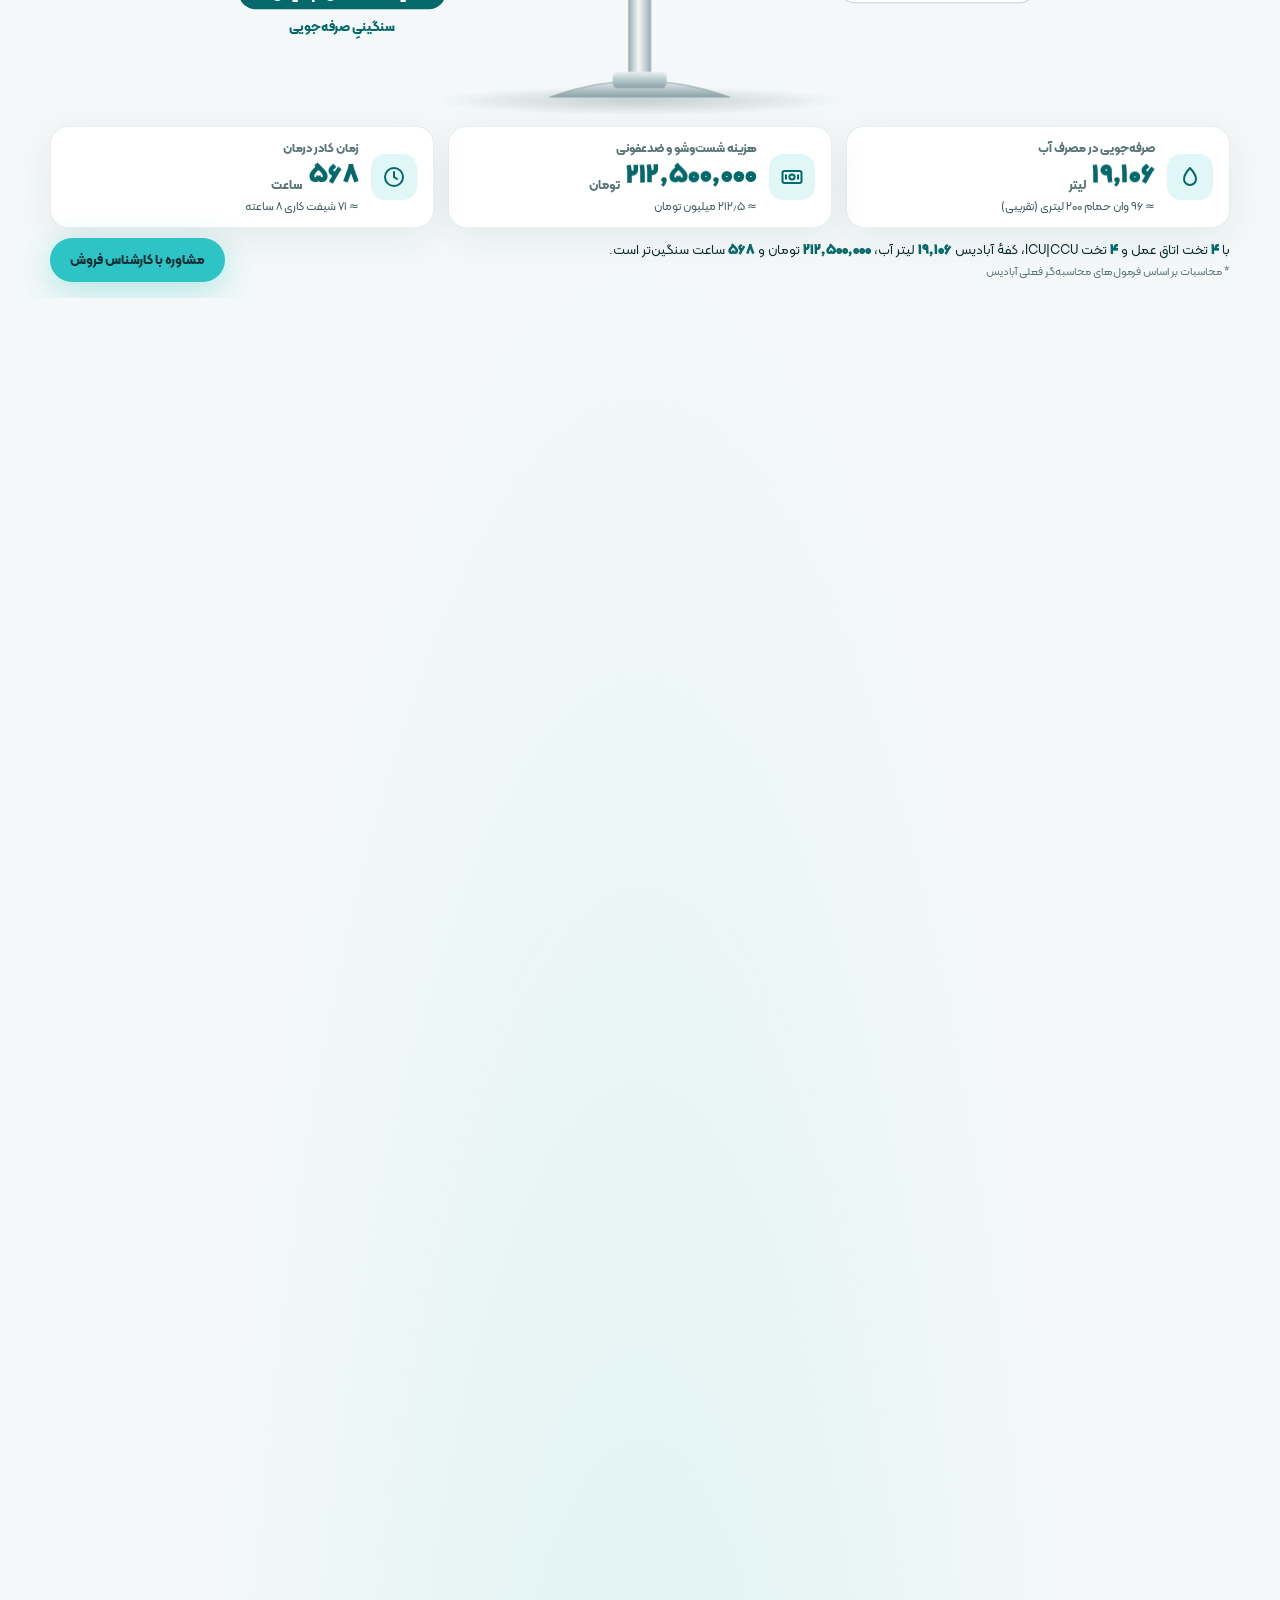
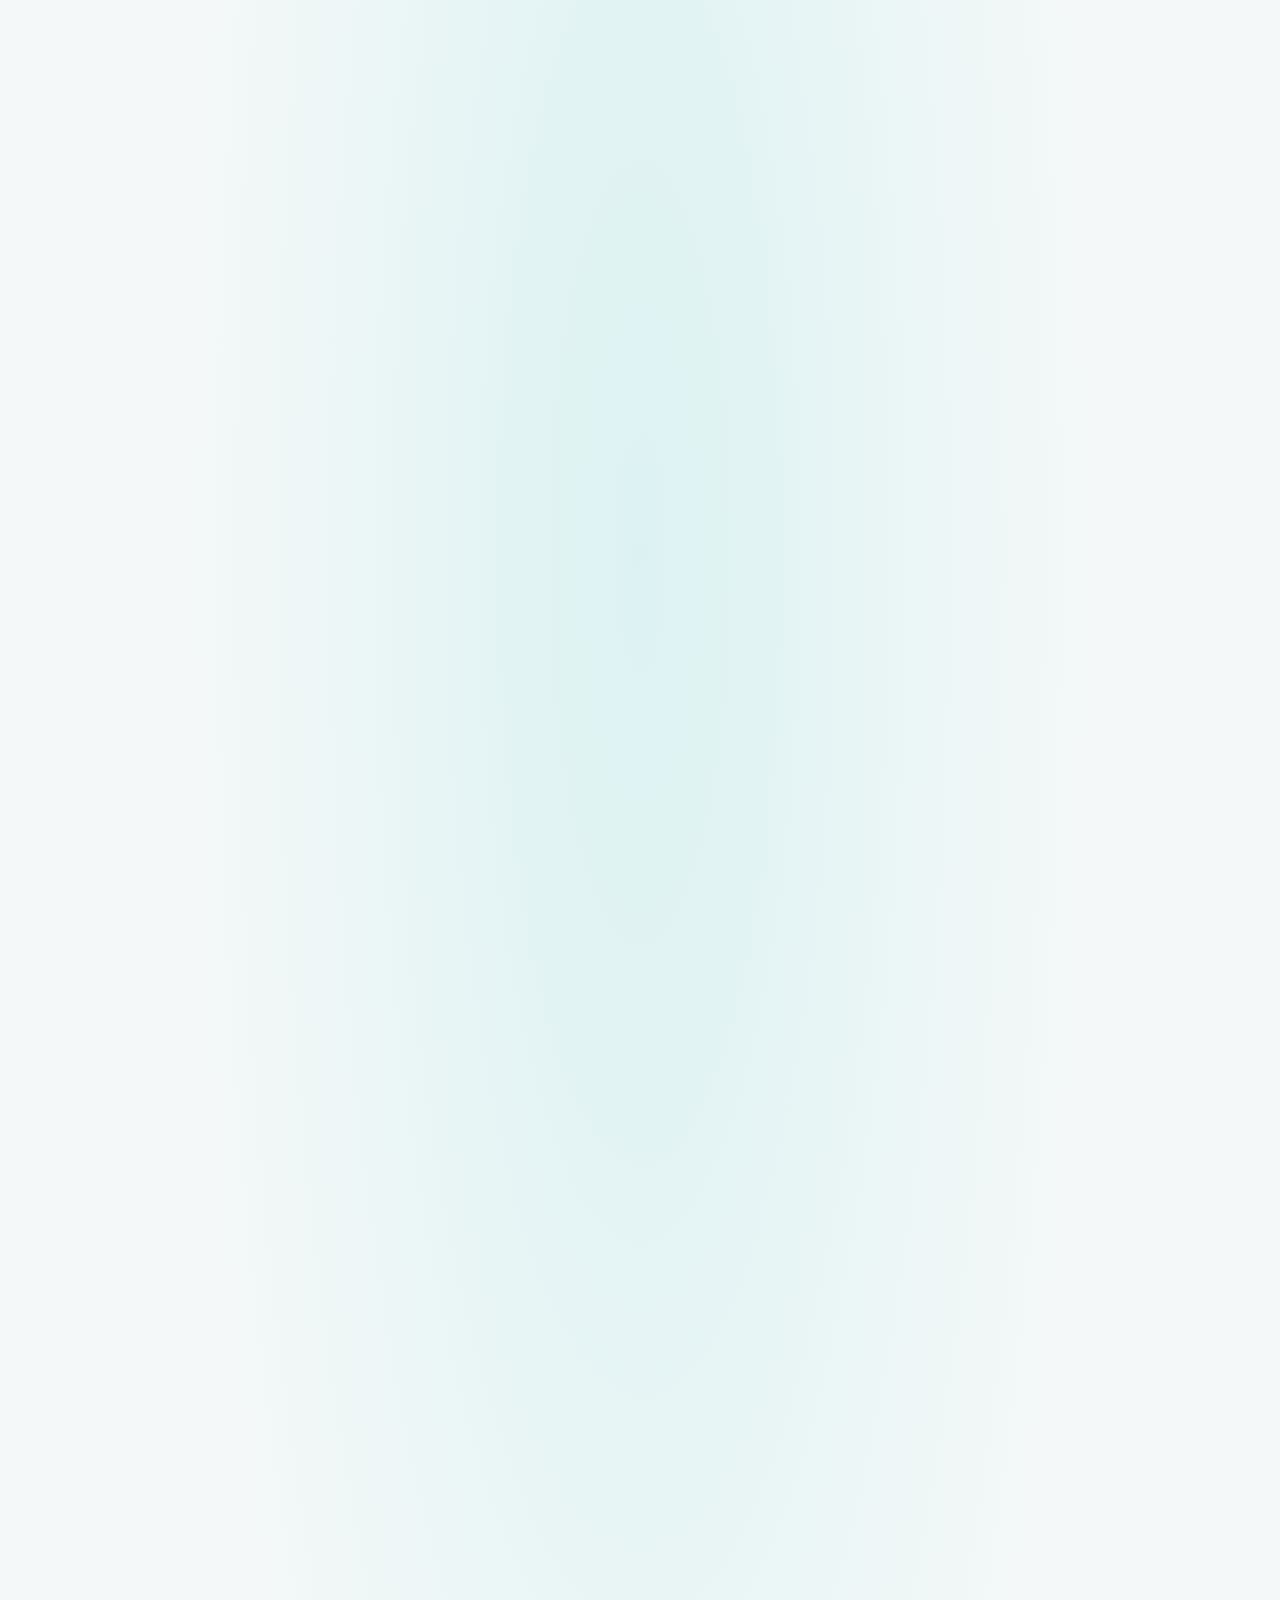
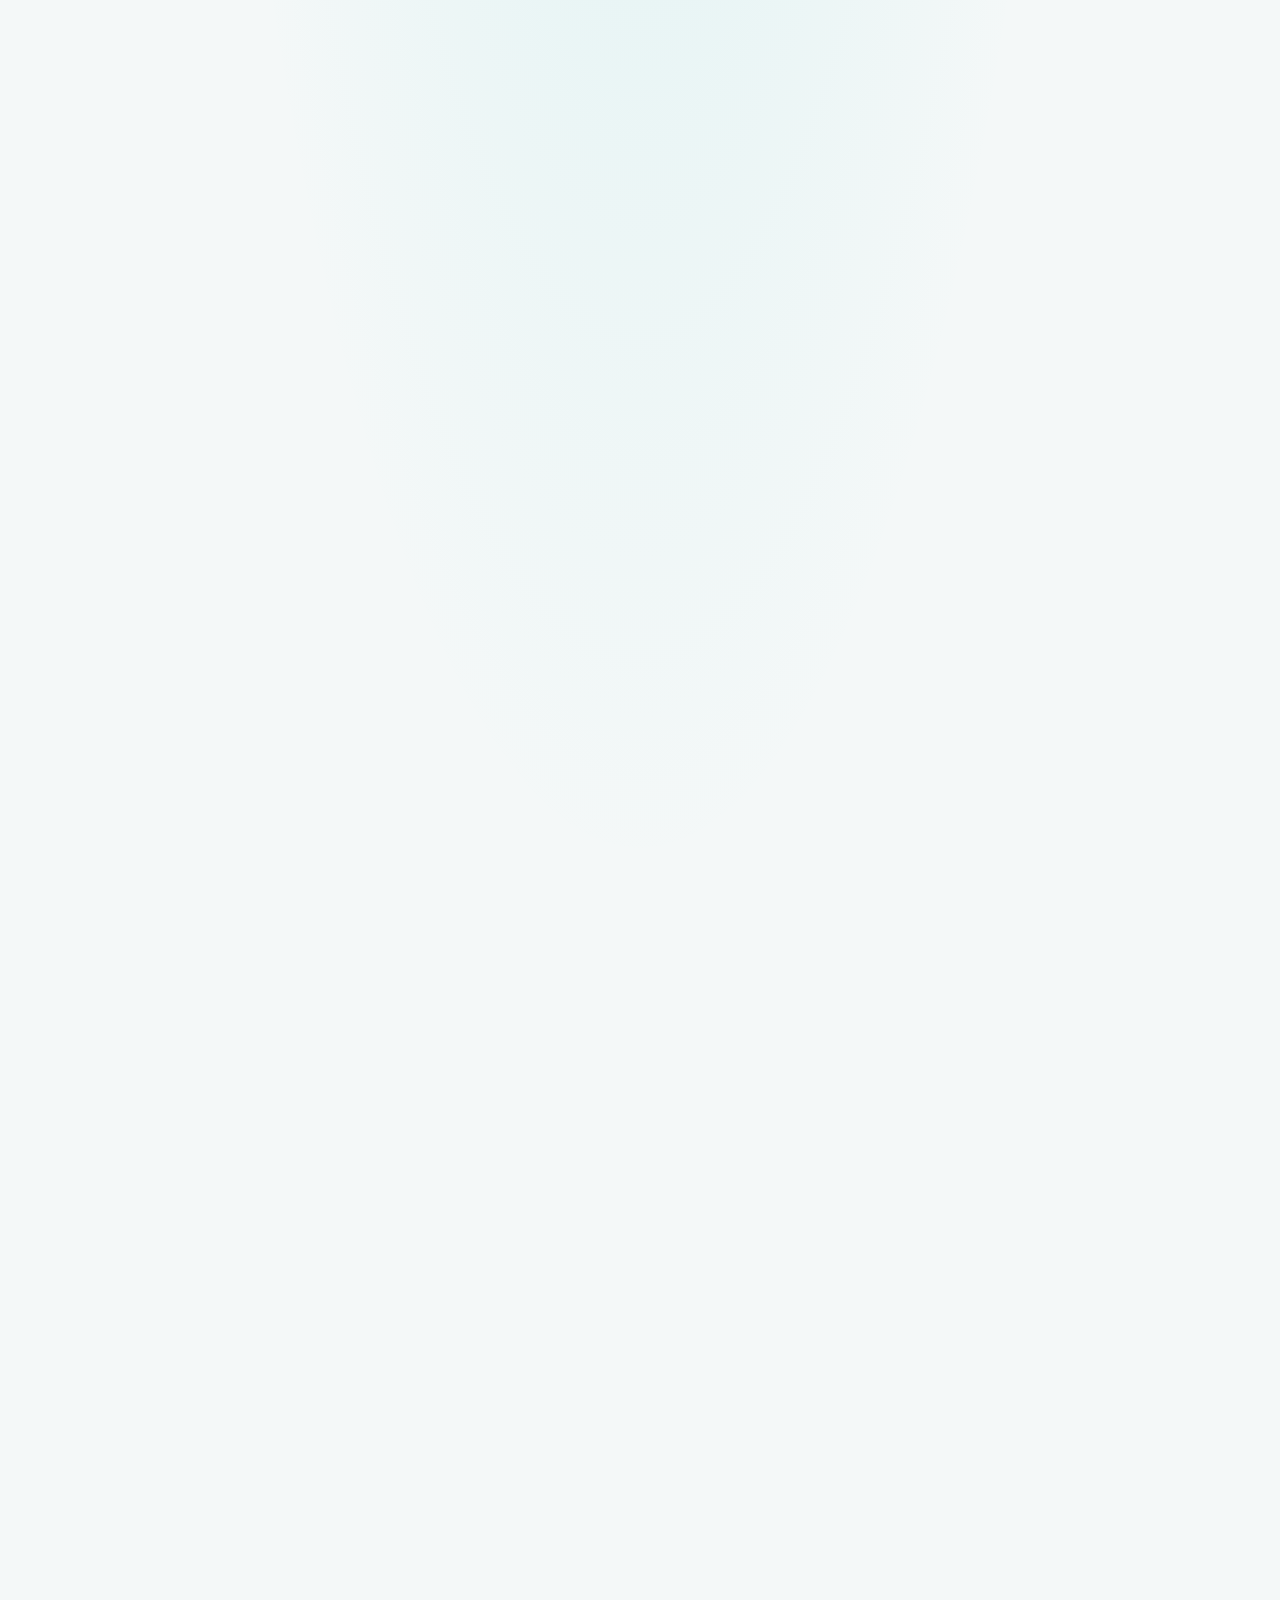
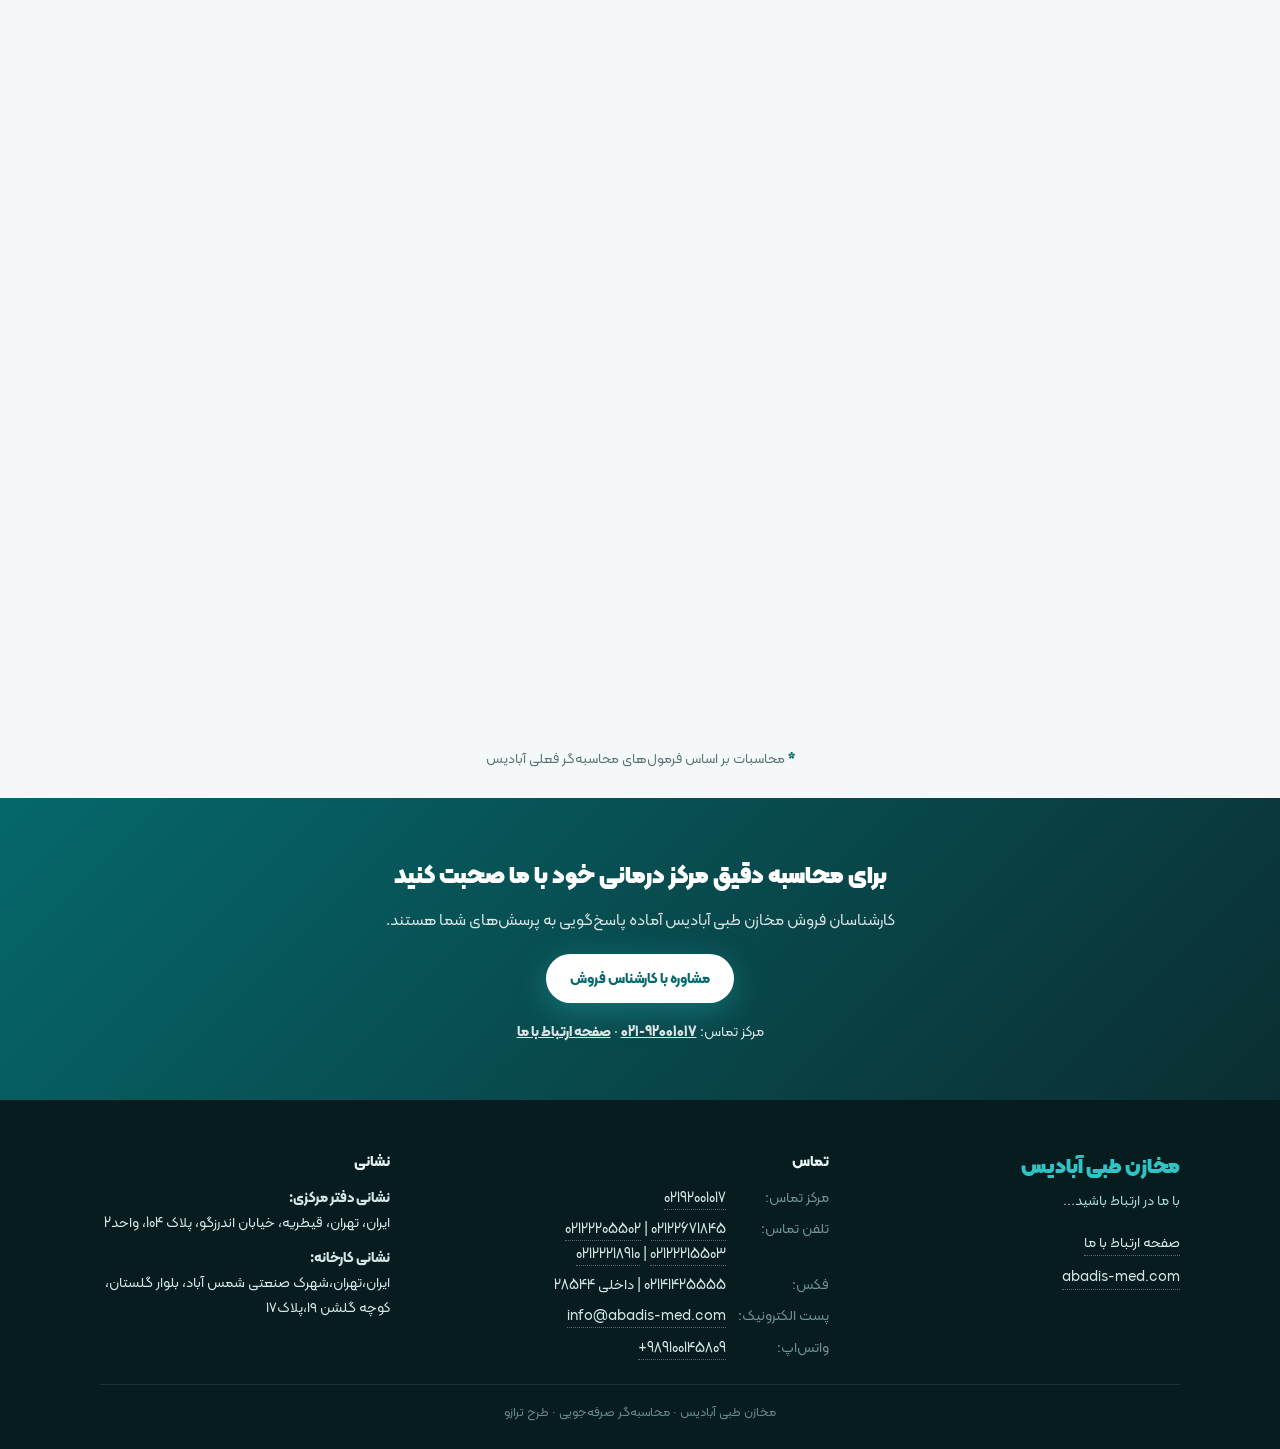
<file: scale/index.html>
<!DOCTYPE html>
<html lang="fa" dir="rtl">
<head>
  <meta charset="UTF-8" />
  <meta name="viewport" content="width=device-width, initial-scale=1, viewport-fit=cover" />
  <title>محاسبه‌گر صرفه‌جویی آبادیس — طرح ترازو</title>
  <meta name="description" content="محاسبه‌گر صرفه‌جویی آبادیس (طرح ترازو): با اسکرول، صرفه‌جویی در مصرف آب، هزینه شست‌وشو و ضدعفونی و زمان کادر درمان را ببینید." />
  <meta name="theme-color" content="#e8f3f3" />
  <script>
    (function () {
      var t = null;
      try { t = localStorage.getItem('abadis-theme'); } catch (e) {}
      if (t !== 'dark' && t !== 'light') t = (window.matchMedia && matchMedia('(prefers-color-scheme: dark)').matches) ? 'dark' : 'light';
      document.documentElement.setAttribute('data-theme', t);
    })();
  </script>
  <link rel="icon" type="image/png" sizes="32x32" href="../img/favicon-32.png" />
  <link rel="preload" href="../fonts/KalamehWeb-FaNum-Black.woff2" as="font" type="font/woff2" crossorigin />
  <link rel="preload" href="../fonts/KalamehWeb-FaNum-Regular.woff2" as="font" type="font/woff2" crossorigin />
  <link rel="stylesheet" href="../common/abadis-common.css" />
  <style>

    .sc-sec { background: radial-gradient(50% 45% at 50% 45%, rgba(46,196,198,.12), transparent 70%), var(--bg); }
    #calc1 .calc-track { height: 430vh; }
    #calc2 .calc-track { height: 680vh; }
    .calc-pin { padding: 80px 32px 16px; }
    .sc { height: 100%; max-width: 1180px; margin: 0 auto; display: grid; grid-template-rows: auto minmax(0, 1fr) auto; gap: 8px; }
    .sc-head { display: flex; justify-content: space-between; align-items: flex-end; gap: 10px 20px; flex-wrap: wrap; }
    .sc-head h2 { font-size: clamp(1.1rem, 2.3vw, 1.7rem); font-weight: 900; line-height: 1.35; }
    .sc-hint { color: var(--muted); font-size: .82rem; }
    .sc-ctl { display: flex; flex-direction: column; gap: 6px; align-items: flex-end; }
    .sc-in { display: flex; align-items: baseline; gap: 18px; }
    .inp { display: inline-flex; align-items: baseline; gap: 8px; font-size: .82rem; font-weight: 800; color: var(--muted); transition: opacity .3s; }
    .inp .odo { font-size: 3.2rem; color: var(--teal); }
    [data-theme="dark"] .inp .odo { color: #2ec4c6; }
    #calc2 .inp .odo { font-size: 2.4rem; }
    .inp.idle { opacity: .55; }
    .inp .hold { font-size: .62rem; font-weight: 800; background: var(--accent); color: #072326; border-radius: 999px; padding: 0 7px; opacity: 0; transition: opacity .3s; }
    .inp.held .hold { opacity: 1; }
    .sc-stage { position: relative; min-height: 0; display: flex; justify-content: center; align-items: center; }
    .sc-stage svg { height: 100%; width: auto; max-width: 100%; overflow: visible; font-family: var(--font); }
    .s-metal-stroke { stroke: #8aa2a6; }
    .s-string { stroke: #7b9497; stroke-width: 2.5; fill: none; }
    [data-theme="dark"] .s-string { stroke: #5d7b7e; }
    .s-arc { fill: none; stroke: rgba(5,104,107,.28); stroke-width: 3; stroke-dasharray: 2 8; stroke-linecap: round; }
    [data-theme="dark"] .s-arc { stroke: rgba(46,196,198,.35); }
    .s-needle { fill: #05686b; } [data-theme="dark"] .s-needle { fill: #2ec4c6; }
    .s-lbl-a { fill: #05686b; } [data-theme="dark"] .s-lbl-a { fill: #2ec4c6; }
    .s-lbl-a-t { fill: #fff; } [data-theme="dark"] .s-lbl-a-t { fill: #072326; }
    .s-sub { fill: #05686b; } [data-theme="dark"] .s-sub { fill: #8fd9da; }
    .s-lbl-r { fill: #fff; stroke: rgba(90,117,120,.35); } [data-theme="dark"] .s-lbl-r { fill: #0d2a2e; stroke: rgba(168,213,214,.3); }
    .s-lbl-r-t { fill: #5a7578; } [data-theme="dark"] .s-lbl-r-t { fill: #9dbdbf; }
    .s-can { stroke: #7b9497; } [data-theme="dark"] .s-can { stroke: #8fb0b3; }
    .s-wt-dark { fill: #0b2e32; } [data-theme="dark"] .s-wt-dark { fill: #e6f3f3; }
    [data-theme="dark"] .s-wt-dark-s { stroke: #e6f3f3 !important; }
    .s-shadow-stop { stop-color: #0b2e32; } [data-theme="dark"] .s-shadow-stop { stop-color: #000; }
    .wt { transform: translateY(-150px); opacity: 0; transition: transform .55s cubic-bezier(.3,1.45,.55,1), opacity .25s; }
    .wt.on { transform: none; opacity: 1; }
    .reads { display: grid; grid-template-columns: repeat(3, minmax(0, 1fr)); gap: 14px; }
    .rd { background: var(--card); border: 1px solid var(--card-b); border-radius: 18px; padding: 10px 16px; box-shadow: var(--shadow); display: grid; grid-template-columns: auto minmax(0, 1fr); gap: 0 12px; align-items: center; }
    .rd i { grid-row: span 3; width: 46px; height: 46px; border-radius: 14px; display: grid; place-items: center; background: rgba(46,196,198,.14); color: var(--teal); }
    [data-theme="dark"] .rd i { color: #2ec4c6; }
    .rd i svg { width: 24px; height: 24px; }
    .rd .l { font-size: .78rem; font-weight: 800; color: var(--muted); }
    .rd .v { display: flex; align-items: baseline; gap: 6px; flex-wrap: wrap; }
    .rd .v .odo { font-size: 1.55rem; color: var(--teal); }
    [data-theme="dark"] .rd .v .odo { color: #2ec4c6; }
    .rd .v small { font-size: .8rem; color: var(--muted); font-weight: 800; }
    .rd .s { font-size: .74rem; color: var(--ink); opacity: .78; min-height: 1.3em; }
    .sc-foot { display: flex; justify-content: space-between; align-items: center; gap: 12px; margin-top: 10px; }
    .sc-sum { font-size: .84rem; line-height: 1.7; color: var(--ink); }
    .sc-sum b { color: var(--teal); font-weight: 900; } [data-theme="dark"] .sc-sum b { color: #2ec4c6; }
    .sc-sum .note { display: block; font-size: .7rem; color: var(--muted); }
    .sc-foot .hero-btn { padding: 10px 20px; font-size: .84rem; }
    @media (max-width: 860px) {
      .calc-pin { padding: 60px 12px 10px; }
      .sc { gap: 6px; }
      .sc-head { flex-direction: column; align-items: stretch; gap: 2px; }
      .sc-head h2 { font-size: 1.04rem; }
      .sc-hint { font-size: .7rem; }
      .sc-ctl { align-items: stretch; gap: 4px; }
      .sc-in { gap: 14px; }
      .inp { font-size: .7rem; }
      .inp .odo { font-size: 2.3rem; }
      #calc2 .inp .odo { font-size: 1.6rem; }
      .sc-stage { margin: 0 -12px; overflow: hidden; }
      .sc-stage svg { width: 104%; max-width: none; height: auto; max-height: 100%; flex: none; }
      .reads { grid-template-columns: minmax(0, 1fr); gap: 5px; }
      .rd { padding: 5px 12px; border-radius: 14px; gap: 0 10px; }
      .rd i { width: 36px; height: 36px; border-radius: 11px; }
      .rd i svg { width: 20px; height: 20px; }
      .rd .v .odo { font-size: 1.15rem; }
      .rd .l, .rd .s { font-size: .64rem; }
      .sc-foot { margin-top: 5px; }
      .sc-sum { font-size: .66rem; line-height: 1.55; }
      .sc-sum .note { display: none; }
      .sc-foot .hero-btn { padding: 8px 12px; font-size: .72rem; }
    }
    @media (max-width: 860px) and (max-height: 760px) { .rd .s { display: none; } }
    @media (prefers-reduced-motion: reduce) { .wt { transition: none; } }

  </style>
</head>
<body>

  <header class="header" id="header">
    <a class="logo" href="#top">آبادیس<span>مخازن طبی</span></a>
    <nav class="nav">
      <a href="#calc1">بر مبنای تعداد عمل جراحی</a>
      <a href="#calc2">بر مبنای تعداد تخت</a>
      <a href="#contact">ارتباط با ما</a>
    </nav>
    <div class="header-actions">
      <button class="theme-toggle" id="themeToggle" type="button" aria-label="حالت شب" title="حالت شب" aria-pressed="false">
        <svg class="i-moon" viewBox="0 0 24 24" fill="none" stroke="currentColor" stroke-width="2" stroke-linecap="round" stroke-linejoin="round" aria-hidden="true"><path d="M20.5 14.2A8.5 8.5 0 0 1 9.8 3.5a8.5 8.5 0 1 0 10.7 10.7z"/></svg>
        <svg class="i-sun" viewBox="0 0 24 24" fill="none" stroke="currentColor" stroke-width="2" stroke-linecap="round" aria-hidden="true"><circle cx="12" cy="12" r="4.2"/><path d="M12 2.5v2.2M12 19.3v2.2M2.5 12h2.2M19.3 12h2.2M5.3 5.3l1.6 1.6M17.1 17.1l1.6 1.6M5.3 18.7l1.6-1.6M17.1 6.9l1.6-1.6"/></svg>
      </button>
      <a class="header-cta" href="tel:02192001017">تماس با فروش</a>
    </div>
  </header>

  <section class="intro" id="top">
    <div class="eyebrow">ابزار محاسبه · طرح ترازو</div>
    <h1>ترازوی صرفه‌جویی <em>آبادیس</em></h1>
    <p>اسکرول کنید؛ هرچه صرفه‌جویی بیشتر شود، کفهٔ کیسه ساکشن آبادیس سنگین‌تر می‌شود و ترازو بیشتر کج می‌شود.</p>
  </section>

  <section class="calc sc-sec" id="calc1" aria-labelledby="calc1-t">
    <div class="calc-track"><div class="calc-pin"><div class="sc">
      <div class="sc-head">
        <div><h2 id="calc1-t">بر مبنای تعداد عمل جراحی در سال</h2><p class="sc-hint" data-hint>اسکرول کنید: صرفه‌جویی، کفهٔ آبادیس را سنگین‌تر می‌کند</p></div>
        <div class="sc-ctl"><div class="sc-in"><span class="inp"><span class="odo" data-odo="n" data-digits="5"></span>عمل جراحی در سال</span></div><div class="chips" role="group" aria-label="مقادیر آماده">
              <button class="chip" type="button" data-n="1000">۱٬۰۰۰</button>
              <button class="chip" type="button" data-n="5000">۵٬۰۰۰</button>
              <button class="chip" type="button" data-n="10000">۱۰٬۰۰۰</button>
              <button class="chip" type="button" data-n="15000">۱۵٬۰۰۰</button>
              <button class="chip" type="button" data-n="30000">۳۰٬۰۰۰</button>
            </div></div>
      </div>
      <div class="sc-stage"><svg viewBox="0 0 1000 560" aria-hidden="true">
          <defs>
            <linearGradient id="metal-calc1" x1="0" y1="0" x2="0" y2="1"><stop offset="0" stop-color="#e9f1f2"/><stop offset=".5" stop-color="#b7c8cb"/><stop offset="1" stop-color="#8aa2a6"/></linearGradient>
            <linearGradient id="metalH-calc1" x1="0" y1="0" x2="1" y2="0"><stop offset="0" stop-color="#9db2b5"/><stop offset=".45" stop-color="#f4f8f8"/><stop offset="1" stop-color="#9db2b5"/></linearGradient>
            <linearGradient id="teal-calc1" x1="0" y1="0" x2="0" y2="1"><stop offset="0" stop-color="#2ec4c6"/><stop offset="1" stop-color="#05686b"/></linearGradient>
            <radialGradient id="sh-calc1" cx=".5" cy=".5" r=".5"><stop offset="0" class="s-shadow-stop" stop-opacity=".2"/><stop offset="1" class="s-shadow-stop" stop-opacity="0"/></radialGradient>
          </defs>
          <ellipse cx="500" cy="540" rx="230" ry="16" fill="url(#sh-calc1)"/>
          <path d="M400 536 Q500 500 600 536 Z" fill="url(#metal-calc1)" class="s-metal-stroke"/>
          <rect x="488" y="150" width="24" height="372" rx="8" fill="url(#metalH-calc1)" class="s-metal-stroke"/>
          <rect x="470" y="508" width="60" height="18" rx="6" fill="url(#metal-calc1)"/>
          <path class="s-arc" d="M420 92 A90 90 0 0 1 580 92"/>
          <g class="beam">
            <rect x="160" y="140" width="680" height="20" rx="10" fill="url(#metal-calc1)" class="s-metal-stroke"/>
            <rect x="180" y="144" width="640" height="4" rx="2" fill="#fff" opacity=".7"/>
            <circle cx="170" cy="150" r="13" fill="url(#metal-calc1)" class="s-metal-stroke"/><circle cx="830" cy="150" r="13" fill="url(#metal-calc1)" class="s-metal-stroke"/>
            <path class="s-needle" d="M500 150 L493 70 L500 56 L507 70 Z"/>
          </g>
          <circle cx="500" cy="150" r="22" fill="url(#teal-calc1)" stroke="#fff" stroke-width="4"/>
          <text x="500" y="157" text-anchor="middle" font-size="17" font-weight="900" fill="#fff">آ</text>
          <g class="pan pan-a" transform="translate(170 150)">
            <path class="s-string" d="M0 0 L-80 187 M0 0 L80 187"/><circle r="7" fill="#05686b"/>
            <path d="M-100 187 L100 187 Q90 231 0 233 Q-90 231 -100 187 Z" fill="url(#teal-calc1)" stroke="#05686b"/>
            <ellipse cy="187" rx="100" ry="11" fill="#7fe3f0" stroke="#05686b"/>
            <g class="wt" data-wt="0"><g class="wt-s" data-bx="-42" data-by="185"><path class="s-wt-dark" d="M-72 185 L-62 129 L-22 129 L-12 185 Z"/><path class="s-wt-dark-s" d="M-54 129 Q-42 109 -30 129" fill="none" stroke="#0b2e32" stroke-width="7"/><path d="M-42 143 s-9 10 -9 16 a9 9 0 0 0 18 0 c0 -6 -9 -16 -9 -16z" fill="#62d9ff"/></g></g>
            <g class="wt" data-wt="1"><g class="wt-s" data-bx="27" data-by="185"><path d="M-6 185 L4 117 L50 117 L60 185 Z" fill="#05686b"/><path d="M14 117 Q27 93 40 117" fill="none" stroke="#05686b" stroke-width="7"/><rect x="15" y="139" width="24" height="16" rx="3" fill="none" stroke="#8fe27c" stroke-width="3"/><circle cx="27" cy="147" r="3.5" fill="#8fe27c"/></g></g>
            <g class="wt" data-wt="2"><g class="wt-s" data-bx="82" data-by="185"><path class="s-wt-dark" d="M64 185 L70 149 L94 149 L100 185 Z"/><path class="s-wt-dark-s" d="M75 149 Q82 135 89 149" fill="none" stroke="#0b2e32" stroke-width="5"/><circle cx="82" cy="168" r="8" fill="none" stroke="#ffc861" stroke-width="2.6"/><path d="M82 163v5l3 2" stroke="#ffc861" stroke-width="2.2" fill="none"/></g></g>
            <rect class="s-lbl-a" x="-115" y="247" width="230" height="38" rx="19"/>
            <text class="s-lbl-a-t" y="272" text-anchor="middle" font-size="19" font-weight="900">کیسه ساکشن آبادیس</text>
            <text class="s-sub" y="309" text-anchor="middle" font-size="15" font-weight="700">سنگینیِ صرفه‌جویی</text>
          </g>
          <g class="pan pan-r" transform="translate(830 150)">
            <path class="s-string" d="M0 0 L-80 187 M0 0 L80 187"/><circle r="7" fill="#7b9497"/>
            <path d="M-90 187 L90 187 Q80 227 0 229 Q-80 227 -90 187 Z" fill="url(#metal-calc1)" class="s-metal-stroke"/>
            <ellipse cy="187" rx="90" ry="10" fill="#eef4f5" class="s-metal-stroke"/>
            <g><rect class="s-can" x="-22" y="135" width="44" height="50" rx="8" fill="none" stroke-width="3"/><rect x="-16" y="125" width="32" height="12" rx="3" fill="#7b9497"/><path class="s-can" d="M-22 157 h44" stroke-width="2" stroke-dasharray="4 4"/></g>
            <rect class="s-lbl-r" x="-110" y="247" width="220" height="38" rx="19"/>
            <text class="s-lbl-r-t" y="272" text-anchor="middle" font-size="19" font-weight="900">مخزن چندبار مصرف</text>
          </g>
        </svg></div>
      <div>
        <div class="reads">
          <div class="rd"><i><svg viewBox="0 0 24 24" fill="none" stroke="currentColor" stroke-width="2" stroke-linejoin="round"><path d="M12 3s6 6.6 6 11a6 6 0 0 1-12 0c0-4.4 6-11 6-11z"/></svg></i><span class="l">صرفه‌جویی در مصرف آب</span><span class="v"><span class="odo" data-odo="water" data-digits="7"></span><small>لیتر</small></span><span class="s" data-sub="tubs"></span></div>
          <div class="rd"><i><svg viewBox="0 0 24 24" fill="none" stroke="currentColor" stroke-width="2" stroke-linejoin="round"><rect x="2.5" y="6" width="19" height="12" rx="2"/><circle cx="12" cy="12" r="2.6"/><path d="M6 9.5v5M18 9.5v5"/></svg></i><span class="l">هزینه شست‌وشو و ضدعفونی</span><span class="v"><span class="odo" data-odo="cost" data-digits="13"></span><small>تومان</small></span><span class="s" data-sub="read"></span></div>
          <div class="rd"><i><svg viewBox="0 0 24 24" fill="none" stroke="currentColor" stroke-width="2" stroke-linecap="round"><circle cx="12" cy="12" r="9"/><path d="M12 7v5l3 2"/></svg></i><span class="l">زمان کادر درمان</span><span class="v"><span class="odo" data-odo="hours" data-digits="6"></span><small>ساعت</small></span><span class="s" data-sub="shifts"></span></div>
        </div>
        <div class="sc-foot"><p class="sc-sum" data-sum></p><a class="hero-btn" href="tel:02192001017">مشاوره با کارشناس فروش</a></div>
      </div>
    </div></div></div>
  </section>

  <section class="calc sc-sec" id="calc2" aria-labelledby="calc2-t">
    <div class="calc-track"><div class="calc-pin"><div class="sc">
      <div class="sc-head">
        <div><h2 id="calc2-t">بر مبنای تعداد تخت</h2><p class="sc-hint" data-hint>مرحله ۱: با اسکرول، تعداد تخت اتاق عمل را تنظیم کنید</p></div>
        <div class="sc-ctl"><div class="sc-in"><span class="inp" data-ch="a">تخت اتاق عمل <span class="odo" data-odo="a" data-digits="3"></span><span class="hold">ثابت</span></span><span class="inp" data-ch="b">تخت ICU|CCU <span class="odo" data-odo="b" data-digits="3"></span></span></div><div class="chips" role="group" aria-label="ترکیب‌های آماده (تخت اتاق عمل + ICU|CCU)">
              <button class="chip" type="button" data-a="10" data-b="10">۱۰ + ۱۰</button>
              <button class="chip" type="button" data-a="20" data-b="10">۲۰ + ۱۰</button>
              <button class="chip" type="button" data-a="50" data-b="20">۵۰ + ۲۰</button>
              <button class="chip" type="button" data-a="100" data-b="50">۱۰۰ + ۵۰</button>
              <button class="chip" type="button" data-a="300" data-b="100">۳۰۰ + ۱۰۰</button>
              <button class="chip" type="button" data-a="700" data-b="700">۷۰۰ + ۷۰۰</button>
            </div><button class="confirm" type="button" data-confirm hidden></button></div>
      </div>
      <div class="sc-stage"><svg viewBox="0 0 1000 560" aria-hidden="true">
          <defs>
            <linearGradient id="metal-calc2" x1="0" y1="0" x2="0" y2="1"><stop offset="0" stop-color="#e9f1f2"/><stop offset=".5" stop-color="#b7c8cb"/><stop offset="1" stop-color="#8aa2a6"/></linearGradient>
            <linearGradient id="metalH-calc2" x1="0" y1="0" x2="1" y2="0"><stop offset="0" stop-color="#9db2b5"/><stop offset=".45" stop-color="#f4f8f8"/><stop offset="1" stop-color="#9db2b5"/></linearGradient>
            <linearGradient id="teal-calc2" x1="0" y1="0" x2="0" y2="1"><stop offset="0" stop-color="#2ec4c6"/><stop offset="1" stop-color="#05686b"/></linearGradient>
            <radialGradient id="sh-calc2" cx=".5" cy=".5" r=".5"><stop offset="0" class="s-shadow-stop" stop-opacity=".2"/><stop offset="1" class="s-shadow-stop" stop-opacity="0"/></radialGradient>
          </defs>
          <ellipse cx="500" cy="540" rx="230" ry="16" fill="url(#sh-calc2)"/>
          <path d="M400 536 Q500 500 600 536 Z" fill="url(#metal-calc2)" class="s-metal-stroke"/>
          <rect x="488" y="150" width="24" height="372" rx="8" fill="url(#metalH-calc2)" class="s-metal-stroke"/>
          <rect x="470" y="508" width="60" height="18" rx="6" fill="url(#metal-calc2)"/>
          <path class="s-arc" d="M420 92 A90 90 0 0 1 580 92"/>
          <g class="beam">
            <rect x="160" y="140" width="680" height="20" rx="10" fill="url(#metal-calc2)" class="s-metal-stroke"/>
            <rect x="180" y="144" width="640" height="4" rx="2" fill="#fff" opacity=".7"/>
            <circle cx="170" cy="150" r="13" fill="url(#metal-calc2)" class="s-metal-stroke"/><circle cx="830" cy="150" r="13" fill="url(#metal-calc2)" class="s-metal-stroke"/>
            <path class="s-needle" d="M500 150 L493 70 L500 56 L507 70 Z"/>
          </g>
          <circle cx="500" cy="150" r="22" fill="url(#teal-calc2)" stroke="#fff" stroke-width="4"/>
          <text x="500" y="157" text-anchor="middle" font-size="17" font-weight="900" fill="#fff">آ</text>
          <g class="pan pan-a" transform="translate(170 150)">
            <path class="s-string" d="M0 0 L-80 187 M0 0 L80 187"/><circle r="7" fill="#05686b"/>
            <path d="M-100 187 L100 187 Q90 231 0 233 Q-90 231 -100 187 Z" fill="url(#teal-calc2)" stroke="#05686b"/>
            <ellipse cy="187" rx="100" ry="11" fill="#7fe3f0" stroke="#05686b"/>
            <g class="wt" data-wt="0"><g class="wt-s" data-bx="-42" data-by="185"><path class="s-wt-dark" d="M-72 185 L-62 129 L-22 129 L-12 185 Z"/><path class="s-wt-dark-s" d="M-54 129 Q-42 109 -30 129" fill="none" stroke="#0b2e32" stroke-width="7"/><path d="M-42 143 s-9 10 -9 16 a9 9 0 0 0 18 0 c0 -6 -9 -16 -9 -16z" fill="#62d9ff"/></g></g>
            <g class="wt" data-wt="1"><g class="wt-s" data-bx="27" data-by="185"><path d="M-6 185 L4 117 L50 117 L60 185 Z" fill="#05686b"/><path d="M14 117 Q27 93 40 117" fill="none" stroke="#05686b" stroke-width="7"/><rect x="15" y="139" width="24" height="16" rx="3" fill="none" stroke="#8fe27c" stroke-width="3"/><circle cx="27" cy="147" r="3.5" fill="#8fe27c"/></g></g>
            <g class="wt" data-wt="2"><g class="wt-s" data-bx="82" data-by="185"><path class="s-wt-dark" d="M64 185 L70 149 L94 149 L100 185 Z"/><path class="s-wt-dark-s" d="M75 149 Q82 135 89 149" fill="none" stroke="#0b2e32" stroke-width="5"/><circle cx="82" cy="168" r="8" fill="none" stroke="#ffc861" stroke-width="2.6"/><path d="M82 163v5l3 2" stroke="#ffc861" stroke-width="2.2" fill="none"/></g></g>
            <rect class="s-lbl-a" x="-115" y="247" width="230" height="38" rx="19"/>
            <text class="s-lbl-a-t" y="272" text-anchor="middle" font-size="19" font-weight="900">کیسه ساکشن آبادیس</text>
            <text class="s-sub" y="309" text-anchor="middle" font-size="15" font-weight="700">سنگینیِ صرفه‌جویی</text>
          </g>
          <g class="pan pan-r" transform="translate(830 150)">
            <path class="s-string" d="M0 0 L-80 187 M0 0 L80 187"/><circle r="7" fill="#7b9497"/>
            <path d="M-90 187 L90 187 Q80 227 0 229 Q-80 227 -90 187 Z" fill="url(#metal-calc2)" class="s-metal-stroke"/>
            <ellipse cy="187" rx="90" ry="10" fill="#eef4f5" class="s-metal-stroke"/>
            <g><rect class="s-can" x="-22" y="135" width="44" height="50" rx="8" fill="none" stroke-width="3"/><rect x="-16" y="125" width="32" height="12" rx="3" fill="#7b9497"/><path class="s-can" d="M-22 157 h44" stroke-width="2" stroke-dasharray="4 4"/></g>
            <rect class="s-lbl-r" x="-110" y="247" width="220" height="38" rx="19"/>
            <text class="s-lbl-r-t" y="272" text-anchor="middle" font-size="19" font-weight="900">مخزن چندبار مصرف</text>
          </g>
        </svg></div>
      <div>
        <div class="reads">
          <div class="rd"><i><svg viewBox="0 0 24 24" fill="none" stroke="currentColor" stroke-width="2" stroke-linejoin="round"><path d="M12 3s6 6.6 6 11a6 6 0 0 1-12 0c0-4.4 6-11 6-11z"/></svg></i><span class="l">صرفه‌جویی در مصرف آب</span><span class="v"><span class="odo" data-odo="water" data-digits="7"></span><small>لیتر</small></span><span class="s" data-sub="tubs"></span></div>
          <div class="rd"><i><svg viewBox="0 0 24 24" fill="none" stroke="currentColor" stroke-width="2" stroke-linejoin="round"><rect x="2.5" y="6" width="19" height="12" rx="2"/><circle cx="12" cy="12" r="2.6"/><path d="M6 9.5v5M18 9.5v5"/></svg></i><span class="l">هزینه شست‌وشو و ضدعفونی</span><span class="v"><span class="odo" data-odo="cost" data-digits="11"></span><small>تومان</small></span><span class="s" data-sub="read"></span></div>
          <div class="rd"><i><svg viewBox="0 0 24 24" fill="none" stroke="currentColor" stroke-width="2" stroke-linecap="round"><circle cx="12" cy="12" r="9"/><path d="M12 7v5l3 2"/></svg></i><span class="l">زمان کادر درمان</span><span class="v"><span class="odo" data-odo="hours" data-digits="6"></span><small>ساعت</small></span><span class="s" data-sub="shifts"></span></div>
        </div>
        <div class="sc-foot"><p class="sc-sum" data-sum></p><a class="hero-btn" href="tel:02192001017">مشاوره با کارشناس فروش</a></div>
      </div>
    </div></div></div>
  </section>

  <p class="foot-note"><b>*</b> محاسبات بر اساس فرمول‌های محاسبه‌گر فعلی آبادیس</p>

  <section class="cta-band">
    <h2>برای محاسبه دقیق مرکز درمانی خود با ما صحبت کنید</h2>
    <p>کارشناسان فروش مخازن طبی آبادیس آماده پاسخ‌گویی به پرسش‌های شما هستند.</p>
    <a class="hero-btn" href="tel:02192001017">مشاوره با کارشناس فروش</a>
    <p class="cta-sub">مرکز تماس: <a href="tel:02192001017" dir="ltr">021-92001017</a> · <a href="https://abadis-med.com/ارتباط-با-ما/" target="_blank" rel="noopener">صفحه ارتباط با ما</a></p>
  </section>

  <footer class="site-footer" id="contact">
    <div class="foot-inner">
      <div class="foot-brand">
        <strong>مخازن طبی آبادیس</strong>
        <span>با ما در ارتباط باشید...</span>
        <div style="margin-top:16px;display:flex;flex-direction:column;gap:8px;align-items:flex-start">
          <a href="https://abadis-med.com/ارتباط-با-ما/" target="_blank" rel="noopener">صفحه ارتباط با ما</a>
          <a href="https://abadis-med.com/" target="_blank" rel="noopener">abadis-med.com</a>
        </div>
      </div>
      <div>
        <h3>تماس</h3>
        <dl>
          <dt>مرکز تماس:</dt><dd><a href="tel:+982192001017" dir="ltr">02192001017</a></dd>
          <dt>تلفن تماس:</dt><dd><a href="tel:+982122671845" dir="ltr">02122671845</a> | <a href="tel:+982122205502" dir="ltr">02122205502</a><br><a href="tel:+982122215503" dir="ltr">02122215503</a> | <a href="tel:+982122218910" dir="ltr">02122218910</a></dd>
          <dt>فکس:</dt><dd><span dir="ltr">02141425555</span> | داخلی 28544</dd>
          <dt>پست الکترونیک:</dt><dd><a href="mailto:info@abadis-med.com">info@abadis-med.com</a></dd>
          <dt>واتس‌اپ:</dt><dd><a href="https://wa.me/989100145809" target="_blank" rel="noopener" dir="ltr">+989100145809</a></dd>
        </dl>
      </div>
      <div>
        <h3>نشانی</h3>
        <p><b>نشانی دفتر مرکزی:</b><br>ایران، تهران، قیطریه، خیابان اندرزگو، پلاک 104، واحد2</p>
        <p><b>نشانی کارخانه:</b><br>ایران،تهران،شهرک صنعتی شمس آباد، بلوار گلستان، کوچه گلشن ۱۹،پلاک۱۷</p>
      </div>
    </div>
    <div class="foot-copy">مخازن طبی آبادیس · محاسبه‌گر صرفه‌جویی · طرح ترازو</div>
  </footer>

  <script src="../common/abadis-common.js"></script>
  <script>

    (() => {
      const A = Abadis, fa = A.fa;
      const MAX_TILT = 14, TH = [0, 0.12, 0.3];
      function setup(root, kind) {
        const beam = root.querySelector('.beam'), panA = root.querySelector('.pan-a'), panR = root.querySelector('.pan-r');
        const wts = [...root.querySelectorAll('.wt')], wss = [...root.querySelectorAll('.wt-s')];
        const sub = {}; root.querySelectorAll('[data-sub]').forEach((e) => { sub[e.dataset.sub] = e; });
        const sum = root.querySelector('[data-sum]'), hint = root.querySelector('[data-hint]');
        const chA = root.querySelector('[data-ch="a"]'), chB = root.querySelector('[data-ch="b"]');
        return A.createCalc(root, kind, (s) => {
          const f = kind === 'surgery' ? s.fr.input : s.fr.water;
          const ang = -MAX_TILT * A.visCurve(f), r = ang * Math.PI / 180;
          beam.setAttribute('transform', 'rotate(' + ang.toFixed(2) + ' 500 150)');
          const ax = 500 - 330 * Math.cos(r), ay = 150 - 330 * Math.sin(r), bx = 500 + 330 * Math.cos(r), by = 150 + 330 * Math.sin(r);
          panA.setAttribute('transform', 'translate(' + ax.toFixed(1) + ' ' + ay.toFixed(1) + ')');
          panR.setAttribute('transform', 'translate(' + bx.toFixed(1) + ' ' + by.toFixed(1) + ')');
          const sc = 0.78 + 0.32 * Math.min(1, f);
          wts.forEach((w, i) => w.classList.toggle('on', f > TH[i]));
          wss.forEach((g) => { const x = +g.dataset.bx, y = +g.dataset.by; g.setAttribute('transform', 'translate(' + x + ' ' + y + ') scale(' + sc.toFixed(3) + ') translate(' + (-x) + ' ' + (-y) + ')'); });
          sub.tubs.innerHTML = s.W > 0 ? '≈ ' + fa(s.W / 200) + ' وان حمام ۲۰۰ لیتری (تقریبی)' : '&nbsp;';
          sub.read.innerHTML = s.C >= 1e6 ? '≈ ' + A.readableToman(s.C) : '&nbsp;';
          sub.shifts.innerHTML = s.H > 0 ? '≈ ' + fa(s.H / 8) + ' شیفت کاری ۸ ساعته' : '&nbsp;';
          const note = '<span class="note">* محاسبات بر اساس فرمول‌های محاسبه‌گر فعلی آبادیس</span>';
          if (kind === 'surgery') {
            sum.innerHTML = s.disp.n > 0 ? 'با <b>' + fa(s.disp.n) + '</b> عمل جراحی در سال، کفهٔ آبادیس <b>' + fa(s.W) + '</b> لیتر آب، <b>' + fa(s.C) + '</b> تومان و <b>' + fa(s.H) + '</b> ساعت سنگین‌تر است.' + note : 'با اسکرول، تعداد عمل جراحی در سال را بالا ببرید.' + note;
          } else {
            chA.classList.toggle('idle', s.phase === 'b'); chB.classList.toggle('idle', s.phase === 'a');
            chA.classList.toggle('held', s.phase === 'b' || s.lockedA != null);
            hint.textContent = s.phase === 'a' ? (s.lockedA != null ? 'تخت اتاق عمل روی ' + fa(s.lockedA) + ' ثابت است' : 'مرحله ۱: با اسکرول، تعداد تخت اتاق عمل را تنظیم کنید') : 'مرحله ۲: با اسکرول، تعداد تخت ICU|CCU را تنظیم کنید';
            sum.innerHTML = (s.disp.a + s.disp.b) > 0 ? 'با <b>' + fa(s.disp.a) + '</b> تخت اتاق عمل و <b>' + fa(s.disp.b) + '</b> تخت ICU|CCU، کفهٔ آبادیس <b>' + fa(s.W) + '</b> لیتر آب، <b>' + fa(s.C) + '</b> تومان و <b>' + fa(s.H) + '</b> ساعت سنگین‌تر است.' + note : 'با اسکرول، تعداد تخت اتاق عمل را بالا ببرید.' + note;
          }
        });
      }
      setup(document.getElementById('calc1'), 'surgery');
      setup(document.getElementById('calc2'), 'beds');
      A.start();
    })();

  </script>
</body>
</html>
</file>
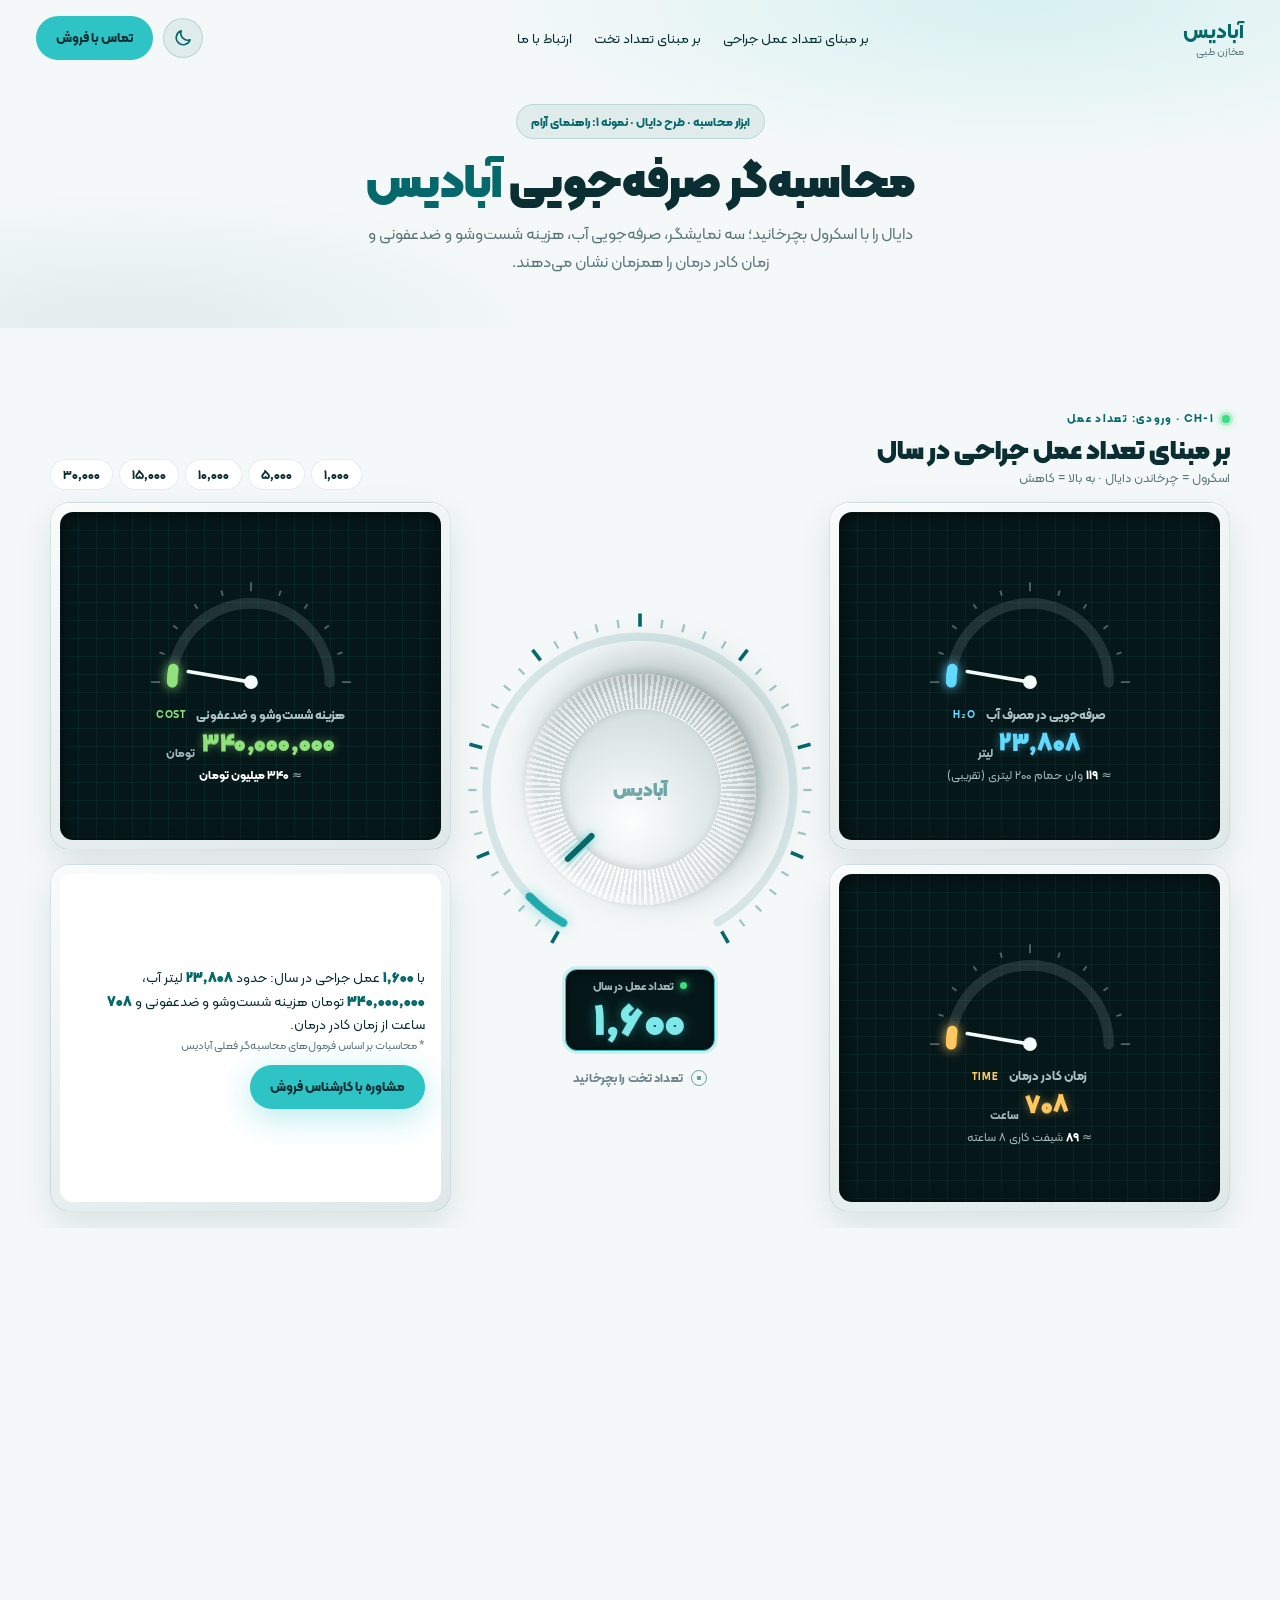
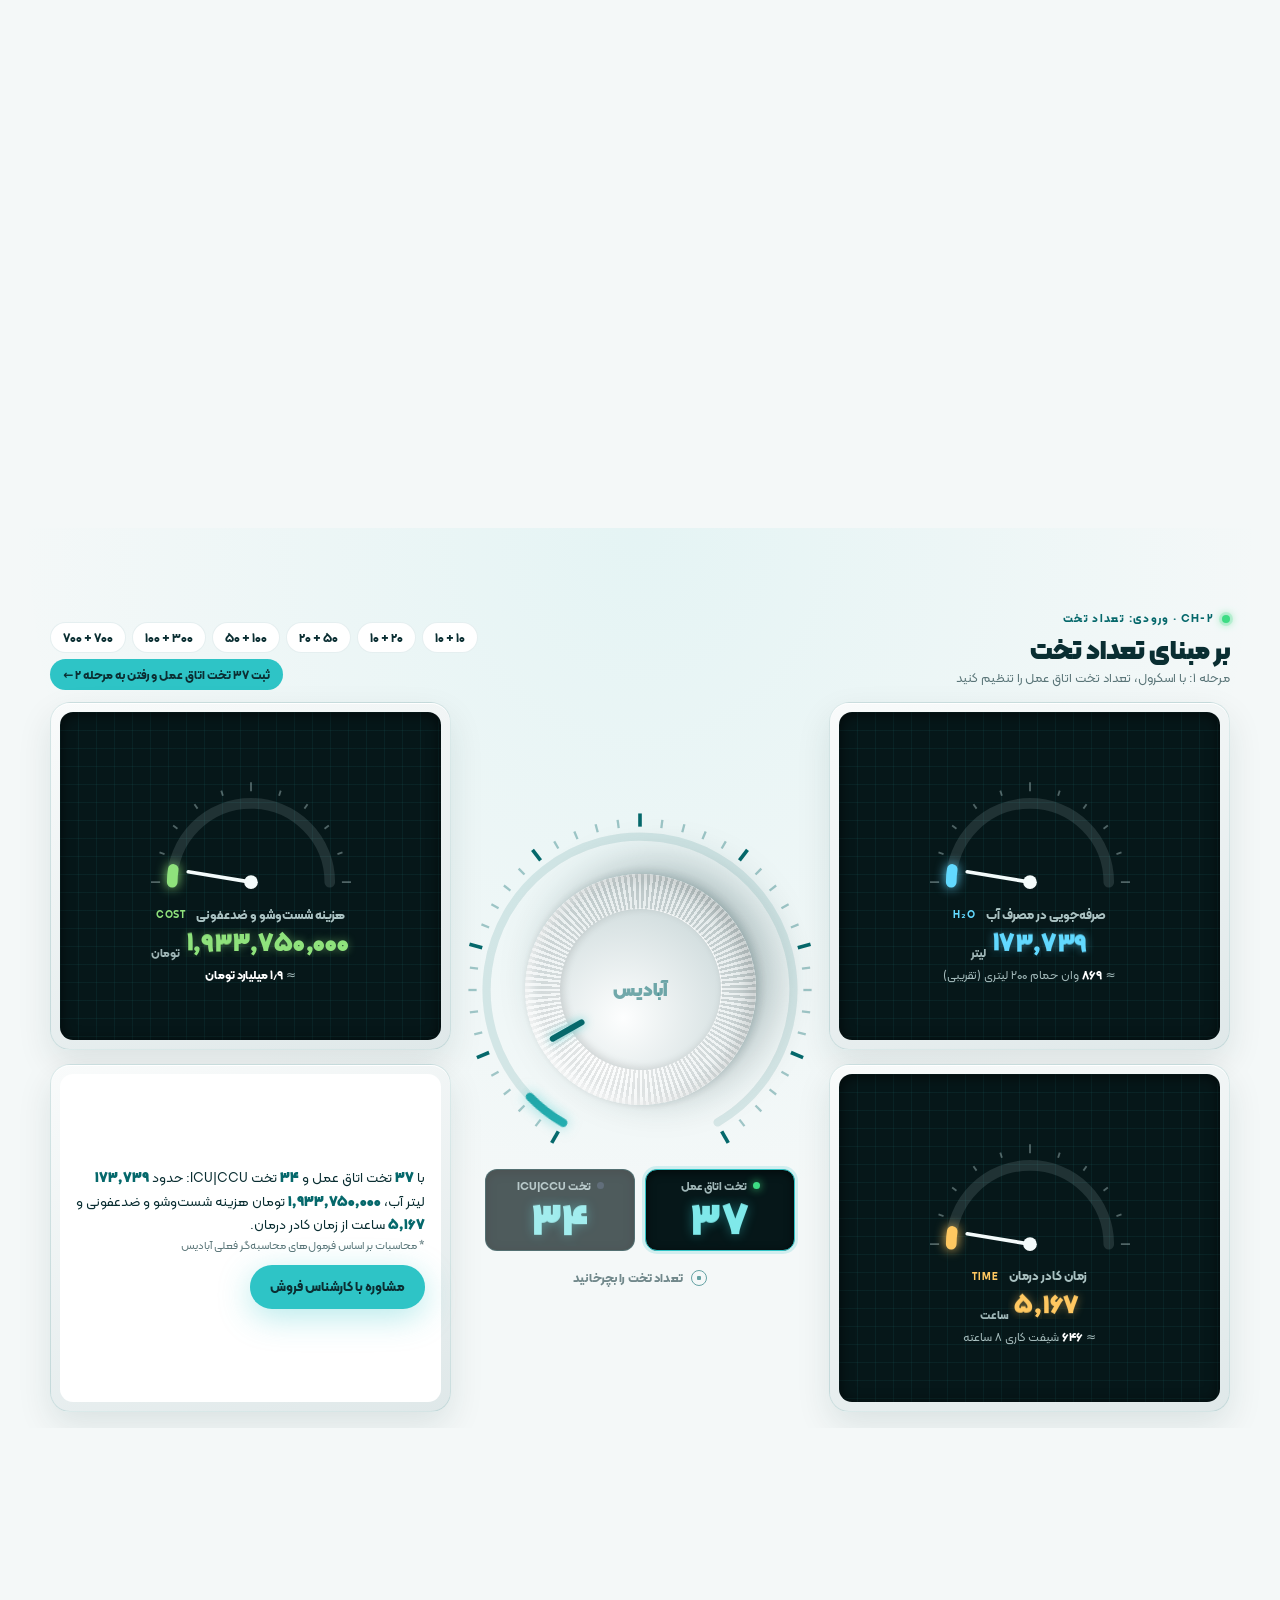
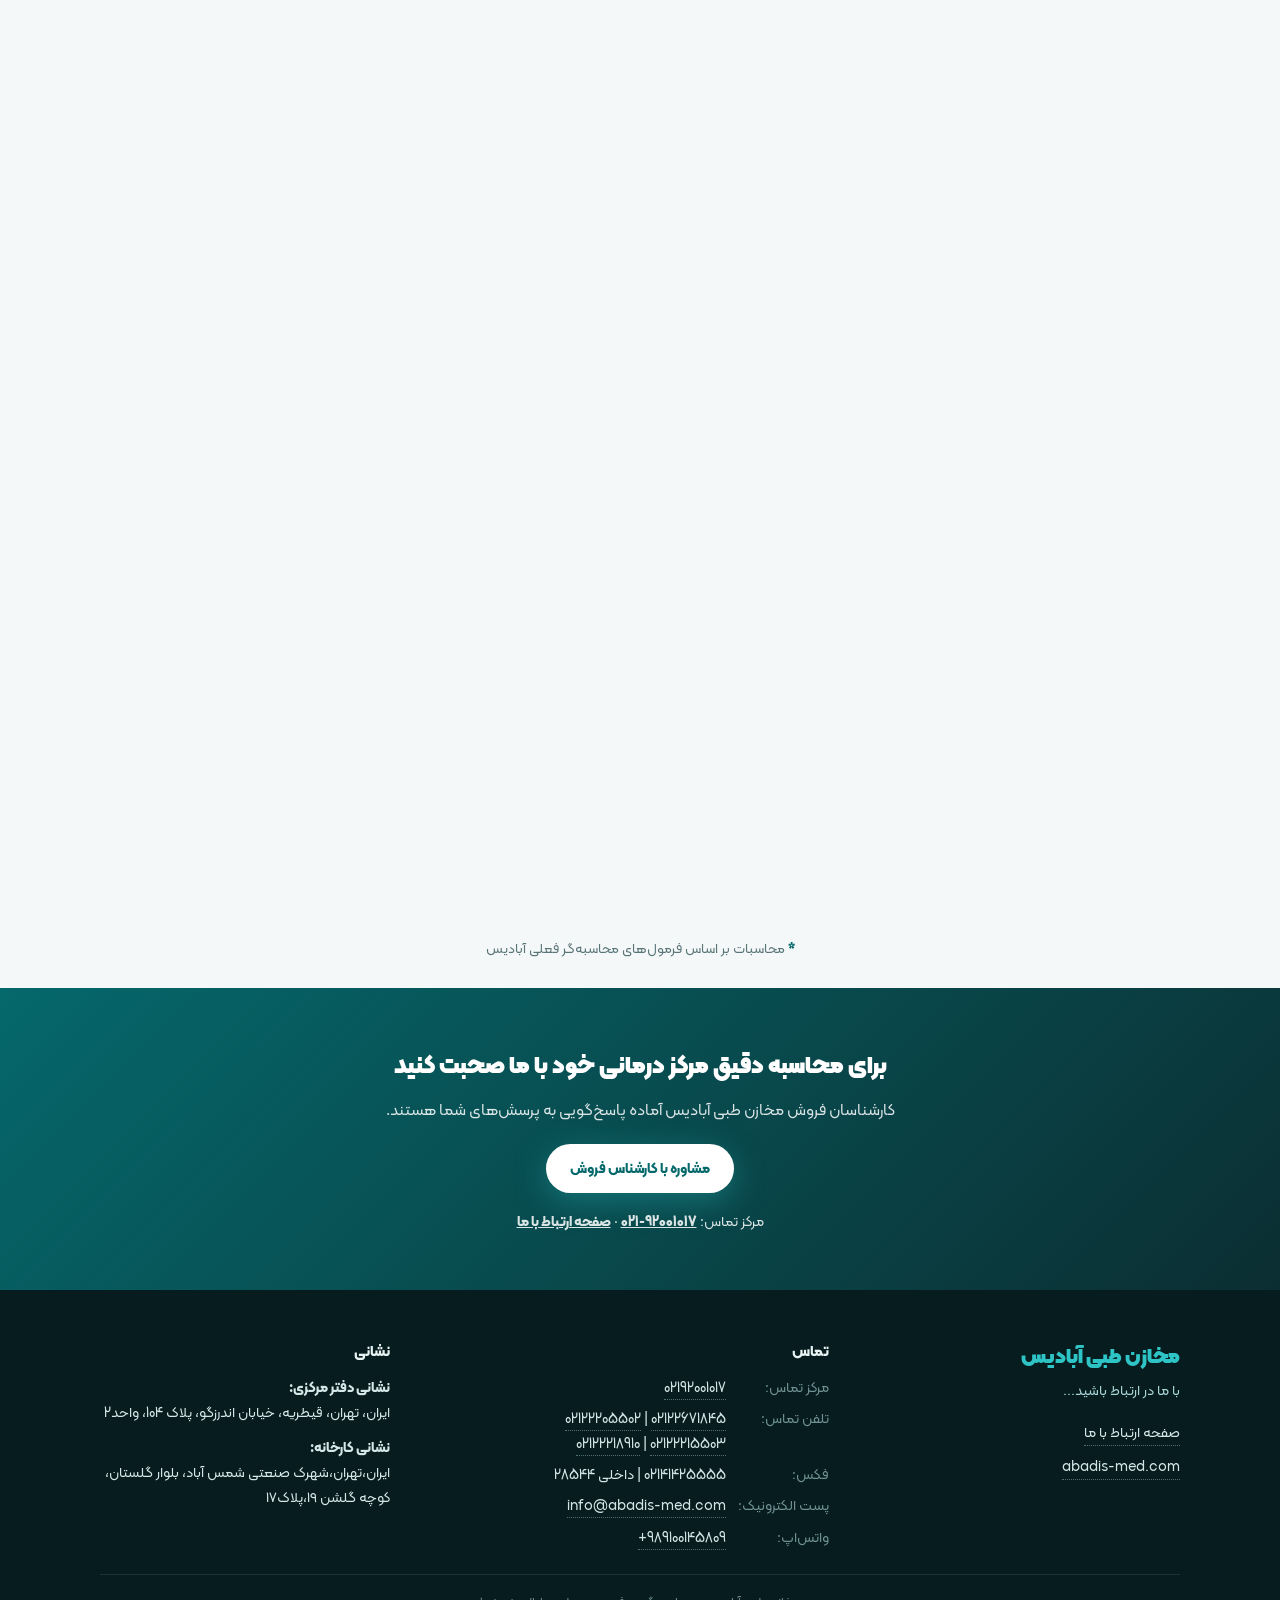
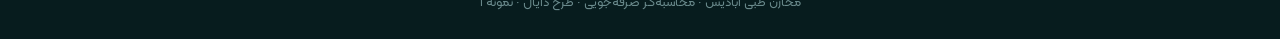
<file: dial-samples/1-quiet-hint/index.html>
<!DOCTYPE html>
<html lang="fa" dir="rtl">
<head>
  <meta charset="UTF-8" />
  <meta name="viewport" content="width=device-width, initial-scale=1, viewport-fit=cover" />
  <title>نمونه ۱ · راهنمای آرام — محاسبه‌گر دایال آبادیس</title>
  <meta name="description" content="محاسبه‌گر صرفه‌جویی آبادیس (طرح دایال): با اسکرول، صرفه‌جویی در مصرف آب، هزینه شست‌وشو و ضدعفونی و زمان کادر درمان را ببینید." />
  <meta name="theme-color" content="#e8f3f3" />
  <script>
    (function () {
      var t = null;
      try { t = localStorage.getItem('abadis-theme'); } catch (e) {}
      if (t !== 'dark' && t !== 'light') t = (window.matchMedia && matchMedia('(prefers-color-scheme: dark)').matches) ? 'dark' : 'light';
      document.documentElement.setAttribute('data-theme', t);
    })();
  </script>
  <link rel="icon" type="image/png" sizes="32x32" href="../../img/favicon-32.png" />
  <link rel="preload" href="../../fonts/KalamehWeb-FaNum-Black.woff2" as="font" type="font/woff2" crossorigin />
  <link rel="preload" href="../../fonts/KalamehWeb-FaNum-Regular.woff2" as="font" type="font/woff2" crossorigin />
  <link rel="stylesheet" href="../../common/abadis-common.css" />
  <style>

    .dial-sec { background: var(--bg); }
    #calc1 .calc-track { height: 200vh; }
    #calc2 .calc-track { height: 220vh; }
    #calc2 { background: radial-gradient(70% 50% at 50% 0%, rgba(46,196,198,.08), transparent 70%), var(--bg); }
    .calc-pin { padding: 76px 24px 16px; }
    .dev { height: 100%; max-width: 1180px; margin: 0 auto; display: grid; grid-template-rows: auto minmax(0, 1fr); gap: 12px; }
    .dev-head { display: flex; justify-content: space-between; align-items: flex-end; gap: 10px 20px; flex-wrap: wrap; }
    .dev-tag { display: inline-flex; gap: 8px; align-items: center; font-size: .7rem; font-weight: 800; letter-spacing: .12em; color: var(--teal); }
    .dev-tag::before { content: ""; width: 8px; height: 8px; border-radius: 50%; background: #3ddc84; box-shadow: 0 0 0 3px rgba(61,220,132,.2), 0 0 10px #3ddc84; }
    [data-theme="dark"] .dev-tag { color: #2ec4c6; }
    .dev-head h2 { font-size: clamp(1.1rem, 2.3vw, 1.65rem); font-weight: 900; line-height: 1.35; }
    .dev-hint { color: var(--muted); font-size: .8rem; }
    .dev-ctl { display: flex; flex-direction: column; gap: 6px; align-items: flex-end; }
    .dev-body { display: grid; grid-template-columns: minmax(0, 1fr) auto minmax(0, 1fr); grid-template-rows: minmax(0, 1fr) minmax(0, 1fr); grid-template-areas: "w k c" "h k s"; gap: 14px 24px; min-height: 0; }
    .dev-body > * { min-width: 0; min-height: 0; }

    /* device bezel look */
    .bezel { border-radius: 20px; padding: 9px; background: linear-gradient(160deg, #f9fbfb, #dfe8e9); border: 1px solid rgba(5,104,107,.12); box-shadow: 0 14px 34px rgba(11,46,50,.10), inset 0 1px 0 #fff; }
    [data-theme="dark"] .bezel { background: linear-gradient(160deg, #183a3e, #0c2427); border-color: rgba(46,196,198,.16); box-shadow: 0 14px 34px rgba(0,0,0,.35), inset 0 1px 0 rgba(255,255,255,.06); }

    /* knob */
    .knob-area { grid-area: k; display: flex; flex-direction: column; align-items: center; justify-content: center; gap: 14px; }
    .knob-wrap { position: relative; width: min(330px, 40vh); aspect-ratio: 1; }
    .knob-scale { position: absolute; inset: 0; width: 100%; height: 100%; overflow: visible; }
    .knob-scale .tick { stroke: rgba(5,104,107,.35); stroke-width: 1.4; }
    .knob-scale .tick.major { stroke: var(--teal); stroke-width: 2.2; }
    [data-theme="dark"] .knob-scale .tick { stroke: rgba(168,213,214,.35); }
    [data-theme="dark"] .knob-scale .tick.major { stroke: #2ec4c6; }
    .knob-track { fill: none; stroke: rgba(5,104,107,.12); stroke-width: 5; stroke-linecap: round; }
    [data-theme="dark"] .knob-track { stroke: rgba(168,213,214,.14); }
    .knob-arc { fill: none; stroke: url(#arcGrad); stroke-width: 5; stroke-linecap: round; filter: drop-shadow(0 0 4px rgba(46,196,198,.55)); }
    .knob { position: absolute; inset: 15%; border-radius: 50%;
      background: repeating-conic-gradient(from 0deg, rgba(0,0,0,.08) 0 1.5deg, rgba(255,255,255,.5) 1.5deg 3deg), radial-gradient(circle at 35% 28%, #ffffff, #e2eaeb 45%, #b7c7c8 100%);
      box-shadow: 0 22px 44px rgba(11,46,50,.28), 0 4px 10px rgba(11,46,50,.18), inset 0 -8px 16px rgba(0,0,0,.14), inset 0 6px 12px rgba(255,255,255,.9); }
    [data-theme="dark"] .knob { background: repeating-conic-gradient(from 0deg, rgba(0,0,0,.25) 0 1.5deg, rgba(255,255,255,.07) 1.5deg 3deg), radial-gradient(circle at 35% 28%, #3c5357, #1f3336 50%, #0d1c1e 100%);
      box-shadow: 0 22px 44px rgba(0,0,0,.55), inset 0 -8px 16px rgba(0,0,0,.4), inset 0 4px 10px rgba(255,255,255,.08); }
    .knob::before { content: ""; position: absolute; inset: 15%; border-radius: 50%; background: radial-gradient(circle at 40% 32%, #fdfefe, #d4dfe0 75%); box-shadow: inset 0 3px 8px rgba(0,0,0,.13), 0 1px 0 rgba(255,255,255,.9); }
    [data-theme="dark"] .knob::before { background: radial-gradient(circle at 40% 32%, #2e4649, #142729 75%); box-shadow: inset 0 3px 8px rgba(0,0,0,.45); }
    .knob-mark { position: absolute; left: 50%; top: 5%; width: 6px; height: 17%; margin-left: -3px; border-radius: 3px; background: var(--teal); box-shadow: 0 0 10px rgba(46,196,198,.7); }
    [data-theme="dark"] .knob-mark { background: #2ec4c6; }
    .knob-logo { position: absolute; inset: 0; display: grid; place-items: center; font-weight: 900; font-size: clamp(.9rem, 2vw, 1.15rem); color: rgba(5,104,107,.55); pointer-events: none; }
    [data-theme="dark"] .knob-logo { color: rgba(46,196,198,.6); }
    .lcd { display: flex; gap: 10px; }
    .lcd-cell { background: #061719; color: #d9f2f2; border-radius: 12px; padding: 6px 16px 4px; min-width: 150px; text-align: center; box-shadow: inset 0 2px 10px rgba(0,0,0,.6); border: 1px solid rgba(46,196,198,.18); position: relative; transition: border-color .3s, box-shadow .3s, opacity .3s; }
    .lcd-cell .lbl { display: flex; align-items: center; justify-content: center; gap: 6px; font-size: .72rem; font-weight: 700; color: rgba(217,242,242,.72); }
    .lcd-cell .led { width: 7px; height: 7px; border-radius: 50%; background: #234; transition: background .3s, box-shadow .3s; }
    .lcd-cell .odo { font-size: clamp(1.8rem, 3.4vw, 2.6rem); color: #7fe9ea; text-shadow: 0 0 12px rgba(46,196,198,.45); }
    .lcd-cell.active { border-color: #2ec4c6; box-shadow: inset 0 2px 10px rgba(0,0,0,.6), 0 0 0 3px rgba(46,196,198,.18); }
    .lcd-cell.active .led { background: #3ddc84; box-shadow: 0 0 8px #3ddc84; }
    .lcd-cell.idle { opacity: .7; }
    .lcd-cell .hold { position: absolute; top: 4px; left: 6px; font-size: .6rem; font-weight: 800; color: #072326; background: #2ec4c6; border-radius: 999px; padding: 0 6px; opacity: 0; transition: opacity .3s; }
    .lcd-cell.held .hold { opacity: 1; }

    /* monitors */
    .mon { display: flex; }
    .mon-w { grid-area: w; } .mon-c { grid-area: c; } .mon-h { grid-area: h; }
    .mon-screen { flex: 1; border-radius: 13px; background-color: #061719;
      background-image: linear-gradient(rgba(46,196,198,.07) 1px, transparent 1px), linear-gradient(90deg, rgba(46,196,198,.07) 1px, transparent 1px);
      background-size: 18px 18px; box-shadow: inset 0 2px 14px rgba(0,0,0,.65); color: #d9f2f2; position: relative; overflow: hidden;
      display: grid; grid-template-columns: auto minmax(0, 1fr); align-items: center; gap: 4px 14px; padding: 10px 16px; }
    .mon-screen::after { content: ""; position: absolute; inset: 0; background: linear-gradient(90deg, transparent, rgba(255,255,255,.05) 48%, transparent 52%); transform: translateX(-100%); animation: sweep 5.5s linear infinite; pointer-events: none; }
    @keyframes sweep { to { transform: translateX(100%); } }
    .mon-w .mon-screen { --mc: #62d9ff; } .mon-c .mon-screen { --mc: #8fe27c; } .mon-h .mon-screen { --mc: #ffc861; }
    .gauge { width: 132px; height: 86px; overflow: visible; }
    .g-track { fill: none; stroke: rgba(217,242,242,.12); stroke-width: 7; stroke-linecap: round; }
    .g-arc { fill: none; stroke: var(--mc); stroke-width: 7; stroke-linecap: round; filter: drop-shadow(0 0 4px var(--mc)); }
    .g-tick { stroke: rgba(217,242,242,.35); stroke-width: 1.2; }
    .g-needle { stroke: #f4fbfb; stroke-width: 2.4; stroke-linecap: round; }
    .g-hub { fill: #f4fbfb; }
    .mon-txt { display: flex; flex-direction: column; gap: 2px; min-width: 0; }
    .mon-top { display: flex; justify-content: space-between; align-items: center; gap: 8px; font-size: .72rem; font-weight: 800; color: rgba(217,242,242,.78); }
    .mon-top i { font-style: normal; font-size: .62rem; letter-spacing: .1em; color: var(--mc); }
    .mon-val { display: flex; align-items: baseline; gap: 6px; flex-wrap: wrap; }
    .mon-val .odo { font-size: clamp(1.15rem, 1.75vw, 1.6rem); color: var(--mc); text-shadow: 0 0 10px color-mix(in srgb, var(--mc) 45%, transparent); }
    .mon-val small { font-size: .74rem; font-weight: 700; color: rgba(217,242,242,.72); }
    .mon-sub { font-size: .72rem; color: rgba(217,242,242,.74); line-height: 1.5; }
    .mon-sub b { color: #fff; }

    .dev-sum { grid-area: s; display: flex; }
    .dev-sum .sum-in { flex: 1; border-radius: 13px; background: var(--card); padding: 12px 16px; display: flex; flex-direction: column; justify-content: center; gap: 10px; }
    .sum-text { font-size: .86rem; line-height: 1.7; color: var(--ink); }
    .sum-text b { color: var(--teal); font-weight: 900; }
    [data-theme="dark"] .sum-text b { color: #2ec4c6; }
    .sum-note { display: block; font-size: .7rem; color: var(--muted); }
    .dev-sum .hero-btn { align-self: flex-start; padding: 10px 20px; font-size: .84rem; }

    @media (min-width: 861px) {
      .mon-screen { grid-template-columns: minmax(0, 1fr); justify-items: center; text-align: center; align-content: center; gap: 6px; padding: 12px 18px; }
      .gauge { width: min(200px, 100%); height: auto; }
      .mon-txt { align-items: center; }
      .mon-top { justify-content: center; gap: 10px; font-size: .8rem; }
      .mon-val { justify-content: center; }
      .mon-val .odo { font-size: clamp(1.3rem, 1.9vw, 1.85rem); }
      .mon-sub { font-size: .76rem; }
    }
    @media (max-width: 860px) {
      .calc-pin { padding: 60px 12px 10px; }
      .dev { gap: 8px; }
      .dev-head { align-items: stretch; flex-direction: column; gap: 4px; }
      .dev-head h2 { font-size: 1.05rem; }
      .dev-hint { font-size: .7rem; }
      .dev-ctl { align-items: stretch; }
      .dev-body { grid-template-columns: minmax(0, 1fr); grid-template-rows: auto repeat(3, minmax(0, 1fr)) auto; grid-template-areas: "k" "w" "c" "h" "s"; gap: 7px; }
      .knob-area { flex-direction: row; gap: 12px; justify-content: space-between; }
      .knob-wrap { width: 128px; flex: none; }
      .knob-logo { font-size: .7rem; }
      .lcd { flex: 1; flex-direction: column; gap: 6px; }
      .lcd-cell { min-width: 0; padding: 3px 10px 2px; }
      .lcd-cell .odo { font-size: 1.75rem; }
      #calc2 .lcd-cell .odo { font-size: 1.35rem; }
      .bezel { padding: 5px; border-radius: 15px; }
      .mon-screen { padding: 4px 12px; gap: 0 10px; border-radius: 11px; }
      .gauge { width: 78px; height: 52px; }
      .mon-val .odo { font-size: 1.2rem; }
      .mon-sub { font-size: .66rem; }
      .dev-sum .sum-in { flex-direction: row; align-items: center; padding: 7px 10px; gap: 8px; }
      .sum-text { font-size: .7rem; line-height: 1.55; }
      .sum-note { display: none; }
      .dev-sum .hero-btn { padding: 8px 11px; font-size: .72rem; align-self: center; }
    }

    /* sample: soft resting knob highlight */
    .knob.rest-glow {
      box-shadow:
        0 22px 44px rgba(11,46,50,.28), 0 4px 10px rgba(11,46,50,.18),
        inset 0 -8px 16px rgba(0,0,0,.14), inset 0 6px 12px rgba(255,255,255,.9),
        0 0 0 6px rgba(46,196,198,.10), 0 0 28px rgba(46,196,198,.35);
      animation: restPulse 2.8s ease-in-out infinite;
    }
    [data-theme="dark"] .knob.rest-glow {
      box-shadow:
        0 22px 44px rgba(0,0,0,.55), inset 0 -8px 16px rgba(0,0,0,.4), inset 0 4px 10px rgba(255,255,255,.08),
        0 0 0 6px rgba(46,196,198,.14), 0 0 32px rgba(46,196,198,.45);
    }
    @keyframes restPulse {
      0%, 100% { filter: brightness(1); }
      50% { filter: brightness(1.06); }
    }
    @media (prefers-reduced-motion: reduce) { .knob.rest-glow { animation: none; } }

    /* quiet Persian hint under dial */
    .quiet-hint {
      margin: 2px 0 0;
      padding: 0;
      display: inline-flex;
      align-items: center;
      gap: 8px;
      font-size: .78rem;
      font-weight: 700;
      color: var(--muted);
      letter-spacing: .01em;
      opacity: .85;
    }
    .quiet-hint::before {
      content: "";
      width: 14px; height: 14px; flex: none;
      border-radius: 50%;
      border: 1.5px solid var(--teal);
      box-shadow: inset 0 0 0 3px transparent;
      background:
        radial-gradient(circle at 50% 50%, var(--teal) 0 2px, transparent 2.5px);
      opacity: .7;
    }
    [data-theme="dark"] .quiet-hint { color: rgba(168,213,214,.78); }
    [data-theme="dark"] .quiet-hint::before { border-color: #2ec4c6; background: radial-gradient(circle at 50% 50%, #2ec4c6 0 2px, transparent 2.5px); }
    .knob-area .quiet-hint { order: 3; }
    @media (max-width: 860px) {
      .knob-area { flex-wrap: wrap; }
      .knob-area .quiet-hint { flex: 1 0 100%; justify-content: center; order: 3; font-size: .72rem; }
    }

    @media (min-width: 861px) and (max-height: 780px) { .knob-wrap { width: min(280px, 36vh); } .gauge { width: min(150px, 100%); } }

  </style>
</head>
<body>
  <svg width="0" height="0" style="position:absolute" aria-hidden="true"><defs><linearGradient id="arcGrad" x1="0" y1="1" x2="1" y2="0"><stop offset="0" stop-color="#05686b"/><stop offset="1" stop-color="#2ec4c6"/></linearGradient></defs></svg>
  <header class="header" id="header">
    <a class="logo" href="#top">آبادیس<span>مخازن طبی</span></a>
    <nav class="nav">
      <a href="#calc1">بر مبنای تعداد عمل جراحی</a>
      <a href="#calc2">بر مبنای تعداد تخت</a>
      <a href="#contact">ارتباط با ما</a>
    </nav>
    <div class="header-actions">
      <button class="theme-toggle" id="themeToggle" type="button" aria-label="حالت شب" title="حالت شب" aria-pressed="false">
        <svg class="i-moon" viewBox="0 0 24 24" fill="none" stroke="currentColor" stroke-width="2" stroke-linecap="round" stroke-linejoin="round" aria-hidden="true"><path d="M20.5 14.2A8.5 8.5 0 0 1 9.8 3.5a8.5 8.5 0 1 0 10.7 10.7z"/></svg>
        <svg class="i-sun" viewBox="0 0 24 24" fill="none" stroke="currentColor" stroke-width="2" stroke-linecap="round" aria-hidden="true"><circle cx="12" cy="12" r="4.2"/><path d="M12 2.5v2.2M12 19.3v2.2M2.5 12h2.2M19.3 12h2.2M5.3 5.3l1.6 1.6M17.1 17.1l1.6 1.6M5.3 18.7l1.6-1.6M17.1 6.9l1.6-1.6"/></svg>
      </button>
      <a class="header-cta" href="tel:02192001017">تماس با فروش</a>
    </div>
  </header>

  <section class="intro" id="top">
    <div class="eyebrow">ابزار محاسبه · طرح دایال · نمونه ۱: راهنمای آرام</div>
    <h1>محاسبه‌گر صرفه‌جویی <em>آبادیس</em></h1>
    <p>دایال را با اسکرول بچرخانید؛ سه نمایشگر، صرفه‌جویی آب، هزینه شست‌وشو و ضدعفونی و زمان کادر درمان را همزمان نشان می‌دهند.</p>
  </section>

  <section class="calc dial-sec" id="calc1" aria-labelledby="calc1-t">
    <div class="calc-track"><div class="calc-pin"><div class="dev">
      <div class="dev-head">
        <div><div class="dev-tag">CH-1 · ورودی: تعداد عمل</div><h2 id="calc1-t">بر مبنای تعداد عمل جراحی در سال</h2><p class="dev-hint" data-hint>اسکرول = چرخاندن دایال · به بالا = کاهش</p></div>
        <div class="dev-ctl"><div class="chips" role="group" aria-label="مقادیر آماده">
              <button class="chip" type="button" data-n="1000">۱٬۰۰۰</button>
              <button class="chip" type="button" data-n="5000">۵٬۰۰۰</button>
              <button class="chip" type="button" data-n="10000">۱۰٬۰۰۰</button>
              <button class="chip" type="button" data-n="15000">۱۵٬۰۰۰</button>
              <button class="chip" type="button" data-n="30000">۳۰٬۰۰۰</button>
            </div></div>
      </div>
      <div class="dev-body">
        <div class="knob-area">
            <div class="knob-wrap">
              <svg class="knob-scale" viewBox="0 0 200 200" aria-hidden="true"><g class="ticks"></g><circle class="knob-track" cx="100" cy="100" r="93" pathLength="360" stroke-dasharray="300 360" transform="rotate(120 100 100)"/><circle class="knob-arc" cx="100" cy="100" r="93" pathLength="360" stroke-dasharray="0 360" transform="rotate(120 100 100)"/></svg>
              <div class="knob" aria-hidden="true"><span class="knob-mark"></span></div>
              <div class="knob-logo" aria-hidden="true">آبادیس</div>
            </div>
            <p class="quiet-hint" aria-hidden="false">تعداد تخت را بچرخانید</p>
            <div class="lcd"><div class="lcd-cell active"><span class="lbl"><span class="led"></span>تعداد عمل در سال</span><span class="odo" data-odo="n" data-digits="5"></span></div></div>
          </div>
        <div class="mon mon-w bezel" data-gauge="water"><div class="mon-screen">
              <svg class="gauge" viewBox="0 0 132 86" aria-hidden="true"><g class="g-ticks"></g><path class="g-track" d="M14 76 A52 52 0 0 1 118 76" pathLength="100"/><path class="g-arc" d="M14 76 A52 52 0 0 1 118 76" pathLength="100" stroke-dasharray="0 100"/><line class="g-needle" x1="66" y1="76" x2="66" y2="34" transform="rotate(-90 66 76)"/><circle class="g-hub" cx="66" cy="76" r="4.5"/></svg>
              <div class="mon-txt"><div class="mon-top"><span>صرفه‌جویی در مصرف آب</span><i>H₂O</i></div><div class="mon-val"><span class="odo" data-odo="water" data-digits="7"></span><small>لیتر</small></div><div class="mon-sub" data-sub="tubs"></div></div>
            </div></div>
        <div class="mon mon-c bezel" data-gauge="cost"><div class="mon-screen">
              <svg class="gauge" viewBox="0 0 132 86" aria-hidden="true"><g class="g-ticks"></g><path class="g-track" d="M14 76 A52 52 0 0 1 118 76" pathLength="100"/><path class="g-arc" d="M14 76 A52 52 0 0 1 118 76" pathLength="100" stroke-dasharray="0 100"/><line class="g-needle" x1="66" y1="76" x2="66" y2="34" transform="rotate(-90 66 76)"/><circle class="g-hub" cx="66" cy="76" r="4.5"/></svg>
              <div class="mon-txt"><div class="mon-top"><span>هزینه شست‌وشو و ضدعفونی</span><i>COST</i></div><div class="mon-val"><span class="odo" data-odo="cost" data-digits="13"></span><small>تومان</small></div><div class="mon-sub" data-sub="read"></div></div>
            </div></div>
        <div class="mon mon-h bezel" data-gauge="hours"><div class="mon-screen">
              <svg class="gauge" viewBox="0 0 132 86" aria-hidden="true"><g class="g-ticks"></g><path class="g-track" d="M14 76 A52 52 0 0 1 118 76" pathLength="100"/><path class="g-arc" d="M14 76 A52 52 0 0 1 118 76" pathLength="100" stroke-dasharray="0 100"/><line class="g-needle" x1="66" y1="76" x2="66" y2="34" transform="rotate(-90 66 76)"/><circle class="g-hub" cx="66" cy="76" r="4.5"/></svg>
              <div class="mon-txt"><div class="mon-top"><span>زمان کادر درمان</span><i>TIME</i></div><div class="mon-val"><span class="odo" data-odo="hours" data-digits="6"></span><small>ساعت</small></div><div class="mon-sub" data-sub="shifts"></div></div>
            </div></div>
        <div class="dev-sum bezel"><div class="sum-in"><p class="sum-text" data-sum></p><a class="hero-btn" href="tel:02192001017">مشاوره با کارشناس فروش</a></div></div>
      </div>
    </div></div></div>
  </section>

  <section class="calc dial-sec" id="calc2" aria-labelledby="calc2-t">
    <div class="calc-track"><div class="calc-pin"><div class="dev">
      <div class="dev-head">
        <div><div class="dev-tag">CH-2 · ورودی: تعداد تخت</div><h2 id="calc2-t">بر مبنای تعداد تخت</h2><p class="dev-hint" data-hint>مرحله ۱: با اسکرول، تعداد تخت اتاق عمل را تنظیم کنید</p></div>
        <div class="dev-ctl"><div class="chips" role="group" aria-label="ترکیب‌های آماده (تخت اتاق عمل + ICU|CCU)">
              <button class="chip" type="button" data-a="10" data-b="10">۱۰ + ۱۰</button>
              <button class="chip" type="button" data-a="20" data-b="10">۲۰ + ۱۰</button>
              <button class="chip" type="button" data-a="50" data-b="20">۵۰ + ۲۰</button>
              <button class="chip" type="button" data-a="100" data-b="50">۱۰۰ + ۵۰</button>
              <button class="chip" type="button" data-a="300" data-b="100">۳۰۰ + ۱۰۰</button>
              <button class="chip" type="button" data-a="700" data-b="700">۷۰۰ + ۷۰۰</button>
            </div><button class="confirm" type="button" data-confirm hidden></button></div>
      </div>
      <div class="dev-body">
        <div class="knob-area">
            <div class="knob-wrap">
              <svg class="knob-scale" viewBox="0 0 200 200" aria-hidden="true"><g class="ticks"></g><circle class="knob-track" cx="100" cy="100" r="93" pathLength="360" stroke-dasharray="300 360" transform="rotate(120 100 100)"/><circle class="knob-arc" cx="100" cy="100" r="93" pathLength="360" stroke-dasharray="0 360" transform="rotate(120 100 100)"/></svg>
              <div class="knob" aria-hidden="true"><span class="knob-mark"></span></div>
              <div class="knob-logo" aria-hidden="true">آبادیس</div>
            </div>
            <p class="quiet-hint" aria-hidden="false">تعداد تخت را بچرخانید</p>
            <div class="lcd"><div class="lcd-cell" data-ch="a"><span class="hold">ثابت</span><span class="lbl"><span class="led"></span>تخت اتاق عمل</span><span class="odo" data-odo="a" data-digits="3"></span></div><div class="lcd-cell" data-ch="b"><span class="lbl"><span class="led"></span>تخت ICU|CCU</span><span class="odo" data-odo="b" data-digits="3"></span></div></div>
          </div>
        <div class="mon mon-w bezel" data-gauge="water"><div class="mon-screen">
              <svg class="gauge" viewBox="0 0 132 86" aria-hidden="true"><g class="g-ticks"></g><path class="g-track" d="M14 76 A52 52 0 0 1 118 76" pathLength="100"/><path class="g-arc" d="M14 76 A52 52 0 0 1 118 76" pathLength="100" stroke-dasharray="0 100"/><line class="g-needle" x1="66" y1="76" x2="66" y2="34" transform="rotate(-90 66 76)"/><circle class="g-hub" cx="66" cy="76" r="4.5"/></svg>
              <div class="mon-txt"><div class="mon-top"><span>صرفه‌جویی در مصرف آب</span><i>H₂O</i></div><div class="mon-val"><span class="odo" data-odo="water" data-digits="7"></span><small>لیتر</small></div><div class="mon-sub" data-sub="tubs"></div></div>
            </div></div>
        <div class="mon mon-c bezel" data-gauge="cost"><div class="mon-screen">
              <svg class="gauge" viewBox="0 0 132 86" aria-hidden="true"><g class="g-ticks"></g><path class="g-track" d="M14 76 A52 52 0 0 1 118 76" pathLength="100"/><path class="g-arc" d="M14 76 A52 52 0 0 1 118 76" pathLength="100" stroke-dasharray="0 100"/><line class="g-needle" x1="66" y1="76" x2="66" y2="34" transform="rotate(-90 66 76)"/><circle class="g-hub" cx="66" cy="76" r="4.5"/></svg>
              <div class="mon-txt"><div class="mon-top"><span>هزینه شست‌وشو و ضدعفونی</span><i>COST</i></div><div class="mon-val"><span class="odo" data-odo="cost" data-digits="11"></span><small>تومان</small></div><div class="mon-sub" data-sub="read"></div></div>
            </div></div>
        <div class="mon mon-h bezel" data-gauge="hours"><div class="mon-screen">
              <svg class="gauge" viewBox="0 0 132 86" aria-hidden="true"><g class="g-ticks"></g><path class="g-track" d="M14 76 A52 52 0 0 1 118 76" pathLength="100"/><path class="g-arc" d="M14 76 A52 52 0 0 1 118 76" pathLength="100" stroke-dasharray="0 100"/><line class="g-needle" x1="66" y1="76" x2="66" y2="34" transform="rotate(-90 66 76)"/><circle class="g-hub" cx="66" cy="76" r="4.5"/></svg>
              <div class="mon-txt"><div class="mon-top"><span>زمان کادر درمان</span><i>TIME</i></div><div class="mon-val"><span class="odo" data-odo="hours" data-digits="6"></span><small>ساعت</small></div><div class="mon-sub" data-sub="shifts"></div></div>
            </div></div>
        <div class="dev-sum bezel"><div class="sum-in"><p class="sum-text" data-sum></p><a class="hero-btn" href="tel:02192001017">مشاوره با کارشناس فروش</a></div></div>
      </div>
    </div></div></div>
  </section>

  <p class="foot-note"><b>*</b> محاسبات بر اساس فرمول‌های محاسبه‌گر فعلی آبادیس</p>

  <section class="cta-band">
    <h2>برای محاسبه دقیق مرکز درمانی خود با ما صحبت کنید</h2>
    <p>کارشناسان فروش مخازن طبی آبادیس آماده پاسخ‌گویی به پرسش‌های شما هستند.</p>
    <a class="hero-btn" href="tel:02192001017">مشاوره با کارشناس فروش</a>
    <p class="cta-sub">مرکز تماس: <a href="tel:02192001017" dir="ltr">021-92001017</a> · <a href="https://abadis-med.com/ارتباط-با-ما/" target="_blank" rel="noopener">صفحه ارتباط با ما</a></p>
  </section>

  <footer class="site-footer" id="contact">
    <div class="foot-inner">
      <div class="foot-brand">
        <strong>مخازن طبی آبادیس</strong>
        <span>با ما در ارتباط باشید...</span>
        <div style="margin-top:16px;display:flex;flex-direction:column;gap:8px;align-items:flex-start">
          <a href="https://abadis-med.com/ارتباط-با-ما/" target="_blank" rel="noopener">صفحه ارتباط با ما</a>
          <a href="https://abadis-med.com/" target="_blank" rel="noopener">abadis-med.com</a>
        </div>
      </div>
      <div>
        <h3>تماس</h3>
        <dl>
          <dt>مرکز تماس:</dt><dd><a href="tel:+982192001017" dir="ltr">02192001017</a></dd>
          <dt>تلفن تماس:</dt><dd><a href="tel:+982122671845" dir="ltr">02122671845</a> | <a href="tel:+982122205502" dir="ltr">02122205502</a><br><a href="tel:+982122215503" dir="ltr">02122215503</a> | <a href="tel:+982122218910" dir="ltr">02122218910</a></dd>
          <dt>فکس:</dt><dd><span dir="ltr">02141425555</span> | داخلی 28544</dd>
          <dt>پست الکترونیک:</dt><dd><a href="mailto:info@abadis-med.com">info@abadis-med.com</a></dd>
          <dt>واتس‌اپ:</dt><dd><a href="https://wa.me/989100145809" target="_blank" rel="noopener" dir="ltr">+989100145809</a></dd>
        </dl>
      </div>
      <div>
        <h3>نشانی</h3>
        <p><b>نشانی دفتر مرکزی:</b><br>ایران، تهران، قیطریه، خیابان اندرزگو، پلاک 104، واحد2</p>
        <p><b>نشانی کارخانه:</b><br>ایران،تهران،شهرک صنعتی شمس آباد، بلوار گلستان، کوچه گلشن ۱۹،پلاک۱۷</p>
      </div>
    </div>
    <div class="foot-copy">مخازن طبی آبادیس · محاسبه‌گر صرفه‌جویی · طرح دایال · نمونه ۱</div>
  </footer>

  <script src="../../common/abadis-common.js"></script>
  <script>

    (() => {
      const A = Abadis, fa = A.fa;
      const NS = 'http://www.w3.org/2000/svg';
      function ticksKnob(g) {
        for (let i = 0; i <= 40; i++) {
          const ang = (-150 + i * 7.5) * Math.PI / 180, major = i % 5 === 0;
          const r1 = 99, r2 = major ? 107 : 104;
          const l = document.createElementNS(NS, 'line');
          l.setAttribute('x1', 100 + r1 * Math.sin(ang)); l.setAttribute('y1', 100 - r1 * Math.cos(ang));
          l.setAttribute('x2', 100 + r2 * Math.sin(ang)); l.setAttribute('y2', 100 - r2 * Math.cos(ang));
          l.setAttribute('class', 'tick' + (major ? ' major' : '')); g.appendChild(l);
        }
      }
      function ticksGauge(g) {
        for (let i = 0; i <= 10; i++) {
          const ang = (-90 + i * 18) * Math.PI / 180, r1 = 60, r2 = i % 5 === 0 ? 66 : 63.5;
          const l = document.createElementNS(NS, 'line');
          l.setAttribute('x1', 66 + r1 * Math.sin(ang)); l.setAttribute('y1', 76 - r1 * Math.cos(ang));
          l.setAttribute('x2', 66 + r2 * Math.sin(ang)); l.setAttribute('y2', 76 - r2 * Math.cos(ang));
          l.setAttribute('class', 'g-tick'); g.appendChild(l);
        }
      }
      function setup(root, kind) {
        ticksKnob(root.querySelector('.knob-scale .ticks'));
        const knob = root.querySelector('.knob'), arc = root.querySelector('.knob-arc');
        const gauges = {};
        root.querySelectorAll('[data-gauge]').forEach((m) => { ticksGauge(m.querySelector('.g-ticks')); gauges[m.dataset.gauge] = { arc: m.querySelector('.g-arc'), needle: m.querySelector('.g-needle') }; });
        const sub = {}; root.querySelectorAll('[data-sub]').forEach((e) => { sub[e.dataset.sub] = e; });
        const sum = root.querySelector('[data-sum]'), hint = root.querySelector('[data-hint]');
        const chA = root.querySelector('[data-ch="a"]'), chB = root.querySelector('[data-ch="b"]');
        return A.createCalc(root, kind, (s) => {
          let f, ang;
          if (kind === 'surgery') { f = s.fr.input; ang = -150 + f * 300; }
          else { f = s.phase === 'a' ? s.fr.a : s.fr.b; ang = -150 + (s.disp.a + s.disp.b) / 700 * 300; }
          knob.style.transform = 'rotate(' + ang.toFixed(2) + 'deg)';
          arc.setAttribute('stroke-dasharray', (f * 300).toFixed(2) + ' 360');
          ['water', 'cost', 'hours'].forEach((k) => {
            const g = gauges[k], v = Math.min(1, s.fr[k]);
            g.arc.setAttribute('stroke-dasharray', (v * 100).toFixed(2) + ' 100');
            g.needle.setAttribute('transform', 'rotate(' + (-90 + v * 180).toFixed(2) + ' 66 76)');
          });
          sub.tubs.innerHTML = s.W > 0 ? '≈ <b>' + fa(s.W / 200) + '</b> وان حمام ۲۰۰ لیتری (تقریبی)' : 'معادل وان حمام ۲۰۰ لیتری (تقریبی)';
          sub.read.innerHTML = s.C >= 1e6 ? '≈ <b>' + A.readableToman(s.C) + '</b>' : '&nbsp;';
          sub.shifts.innerHTML = s.H > 0 ? '≈ <b>' + fa(s.H / 8) + '</b> شیفت کاری ۸ ساعته' : 'معادل شیفت کاری ۸ ساعته';
          if (kind === 'surgery') {
            sum.innerHTML = s.disp.n > 0
              ? 'با <b>' + fa(s.disp.n) + '</b> عمل جراحی در سال: حدود <b>' + fa(s.W) + '</b> لیتر آب، <b>' + fa(s.C) + '</b> تومان هزینه شست‌وشو و ضدعفونی و <b>' + fa(s.H) + '</b> ساعت از زمان کادر درمان.<span class="sum-note">* محاسبات بر اساس فرمول‌های محاسبه‌گر فعلی آبادیس</span>'
              : 'دایال را با اسکرول بچرخانید تا تعداد عمل جراحی در سال افزایش یابد.';
          } else {
            chA.classList.toggle('active', s.phase === 'a'); chB.classList.toggle('active', s.phase === 'b');
            chA.classList.toggle('held', s.phase === 'b' || s.lockedA != null); chB.classList.toggle('idle', s.phase === 'a');
            hint.textContent = s.phase === 'a' ? (s.lockedA != null ? 'تخت اتاق عمل روی ' + fa(s.lockedA) + ' ثابت است' : 'مرحله ۱: با اسکرول، تعداد تخت اتاق عمل را تنظیم کنید') : 'مرحله ۲: با اسکرول، تعداد تخت ICU|CCU را تنظیم کنید';
            sum.innerHTML = (s.disp.a + s.disp.b) > 0
              ? 'با <b>' + fa(s.disp.a) + '</b> تخت اتاق عمل و <b>' + fa(s.disp.b) + '</b> تخت ICU|CCU: حدود <b>' + fa(s.W) + '</b> لیتر آب، <b>' + fa(s.C) + '</b> تومان هزینه شست‌وشو و ضدعفونی و <b>' + fa(s.H) + '</b> ساعت از زمان کادر درمان.<span class="sum-note">* محاسبات بر اساس فرمول‌های محاسبه‌گر فعلی آبادیس</span>'
              : 'دایال را با اسکرول بچرخانید تا تعداد تخت اتاق عمل افزایش یابد.';
          }
        });
      }
      setup(document.getElementById('calc1'), 'surgery');
      setup(document.getElementById('calc2'), 'beds');

      /* soft resting highlight: glow when scroll idle */
      function wireRestGlow() {
        document.querySelectorAll('.knob').forEach((k) => k.classList.add('rest-glow'));
        let t = 0;
        const bump = () => {
          document.querySelectorAll('.knob').forEach((k) => k.classList.remove('rest-glow'));
          clearTimeout(t);
          t = setTimeout(() => {
            document.querySelectorAll('.knob').forEach((k) => k.classList.add('rest-glow'));
          }, 700);
        };
        window.addEventListener('scroll', bump, { passive: true });
        window.addEventListener('wheel', bump, { passive: true });
        window.addEventListener('touchstart', bump, { passive: true });
      }
      wireRestGlow();
      A.start();
    })();

  </script>
</body>
</html>
</file>
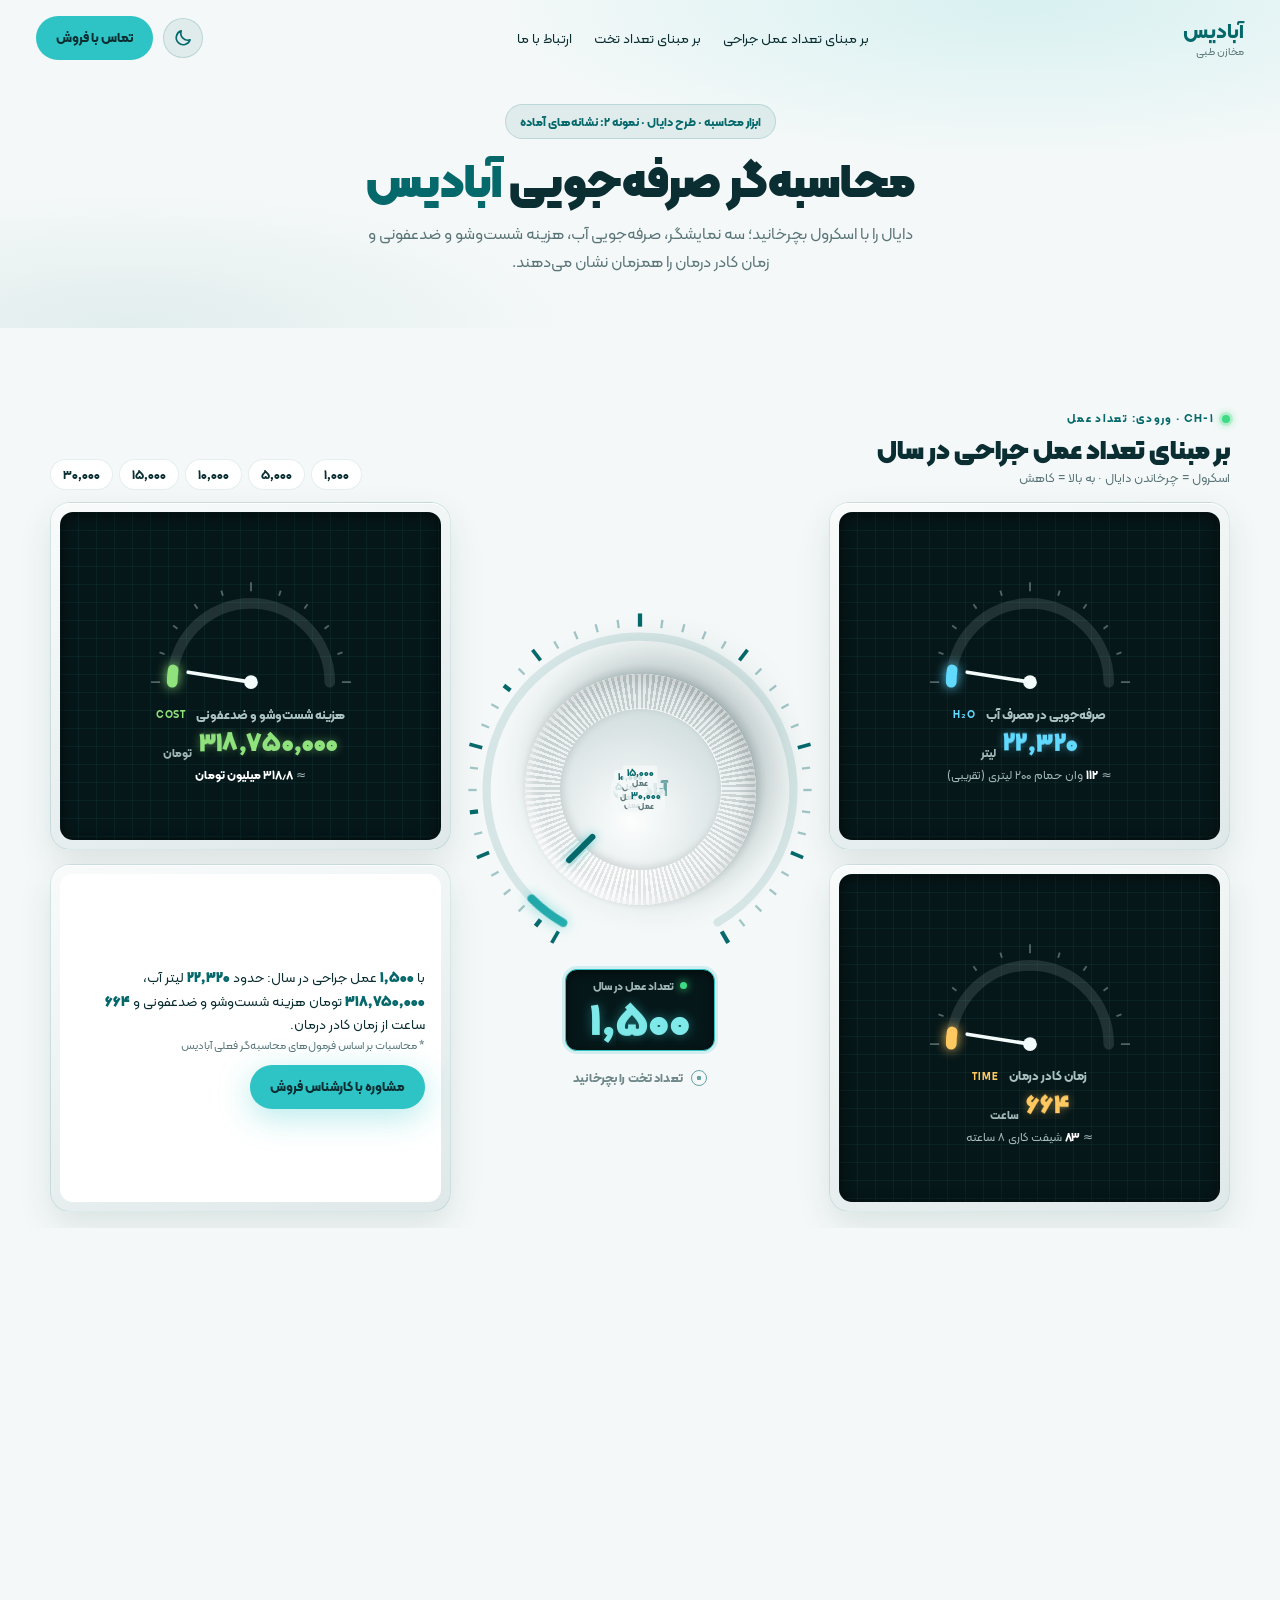
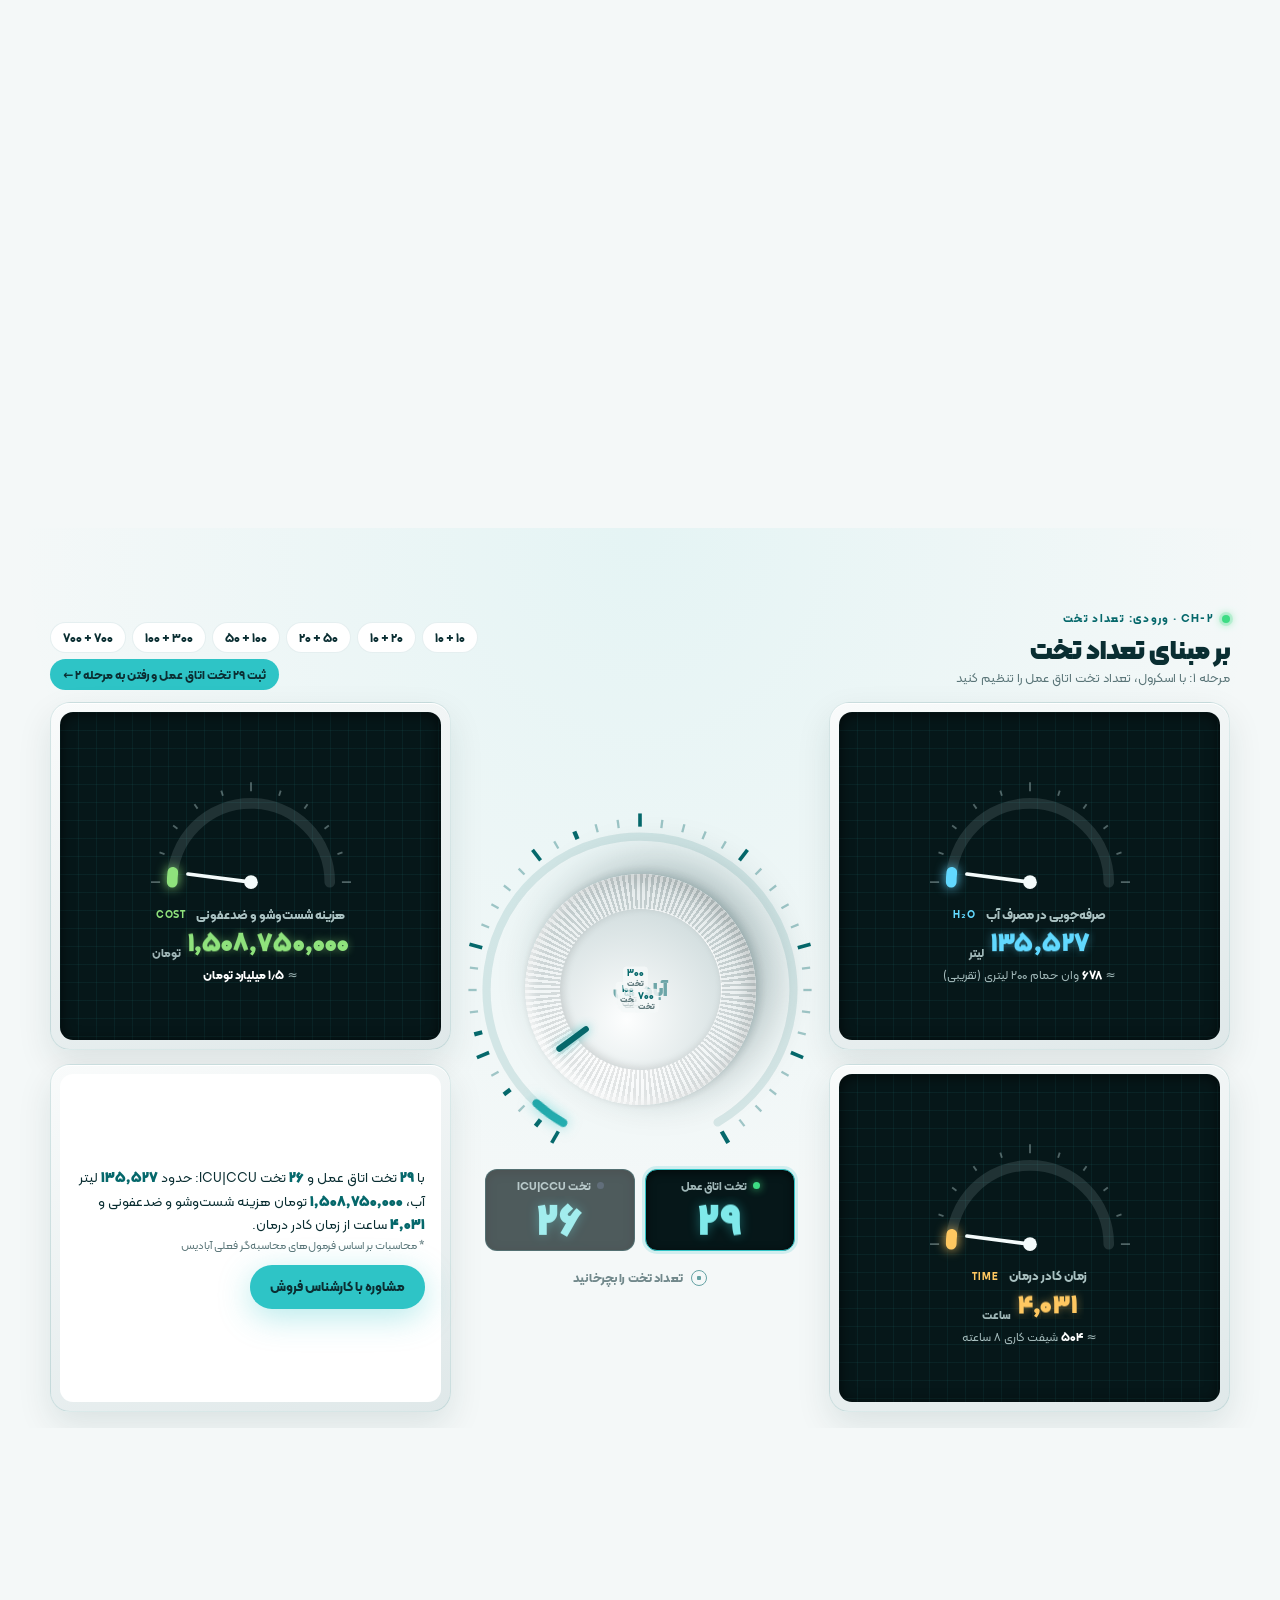
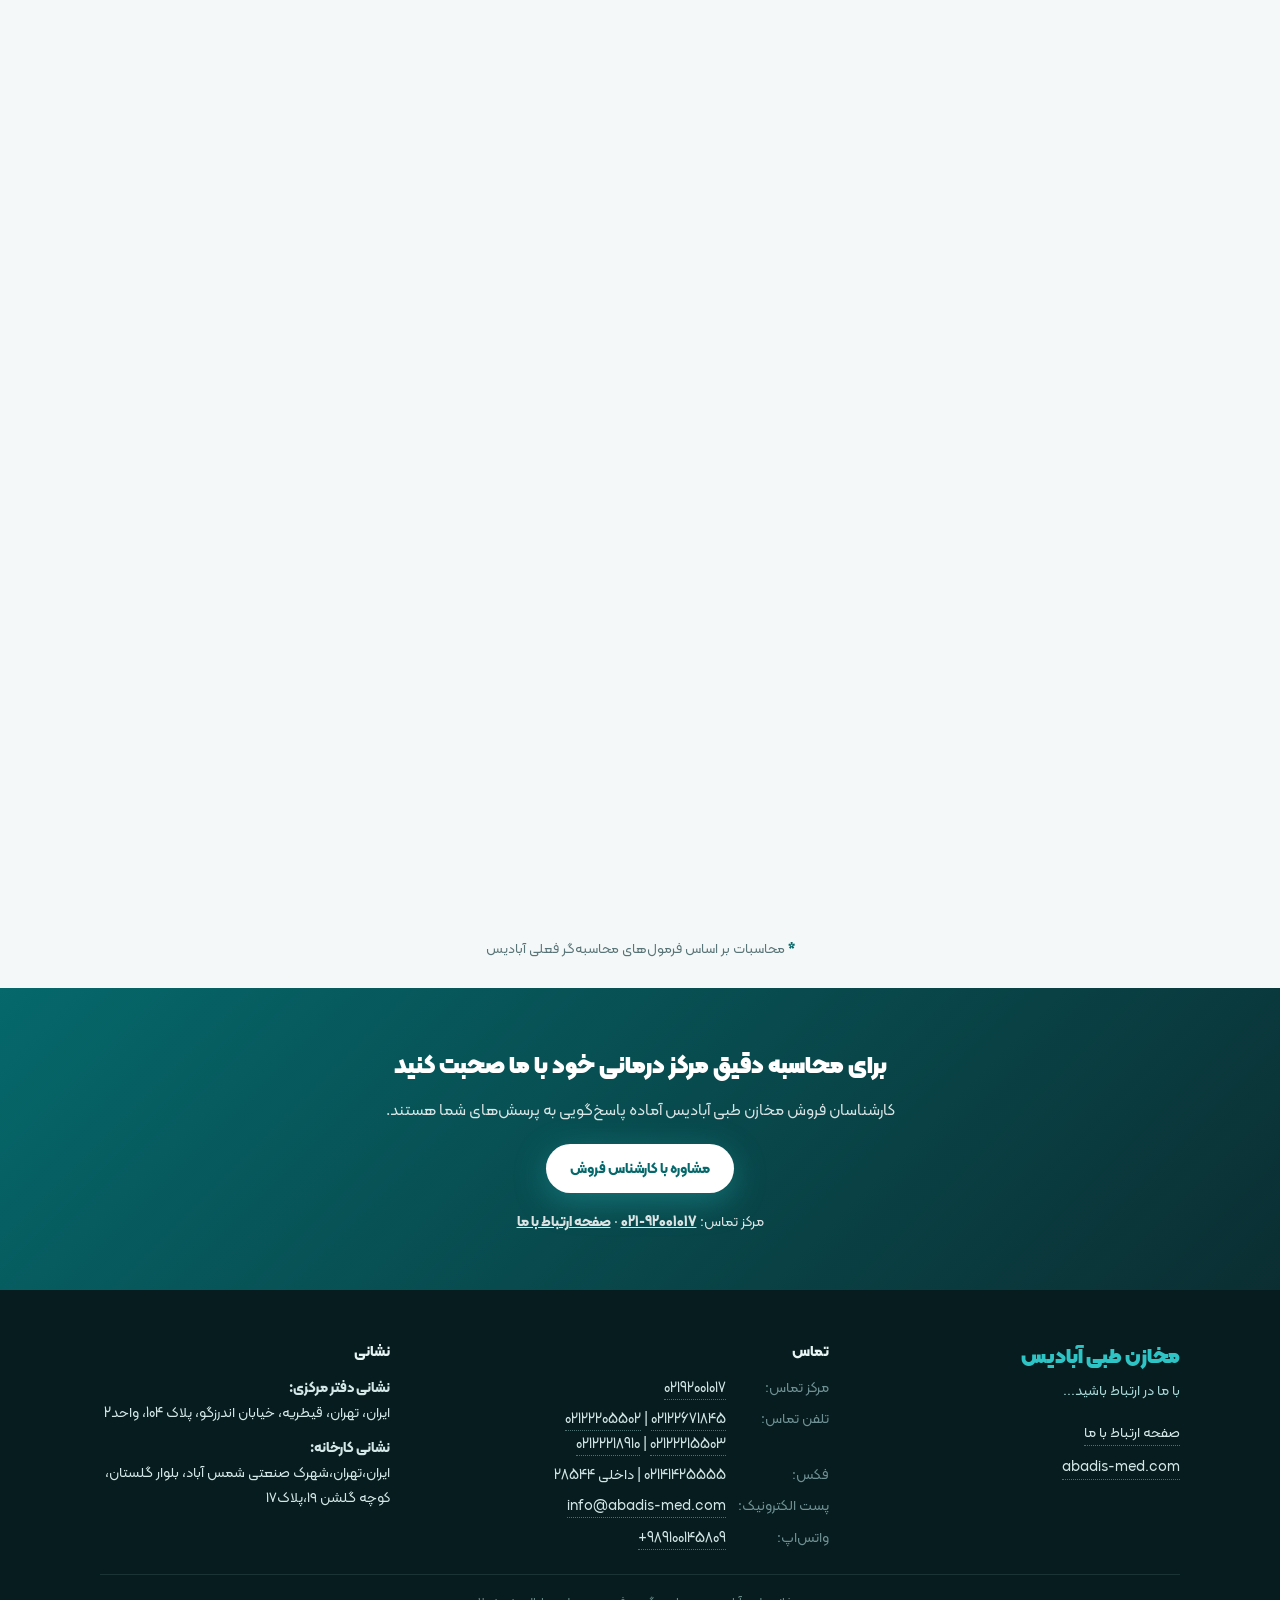
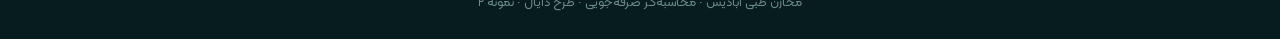
<file: dial-samples/2-preset-marks/index.html>
<!DOCTYPE html>
<html lang="fa" dir="rtl">
<head>
  <meta charset="UTF-8" />
  <meta name="viewport" content="width=device-width, initial-scale=1, viewport-fit=cover" />
  <title>نمونه ۲ · نشانه‌های آماده — محاسبه‌گر دایال آبادیس</title>
  <meta name="description" content="محاسبه‌گر صرفه‌جویی آبادیس (طرح دایال): با اسکرول، صرفه‌جویی در مصرف آب، هزینه شست‌وشو و ضدعفونی و زمان کادر درمان را ببینید." />
  <meta name="theme-color" content="#e8f3f3" />
  <script>
    (function () {
      var t = null;
      try { t = localStorage.getItem('abadis-theme'); } catch (e) {}
      if (t !== 'dark' && t !== 'light') t = (window.matchMedia && matchMedia('(prefers-color-scheme: dark)').matches) ? 'dark' : 'light';
      document.documentElement.setAttribute('data-theme', t);
    })();
  </script>
  <link rel="icon" type="image/png" sizes="32x32" href="../../img/favicon-32.png" />
  <link rel="preload" href="../../fonts/KalamehWeb-FaNum-Black.woff2" as="font" type="font/woff2" crossorigin />
  <link rel="preload" href="../../fonts/KalamehWeb-FaNum-Regular.woff2" as="font" type="font/woff2" crossorigin />
  <link rel="stylesheet" href="../../common/abadis-common.css" />
  <style>

    .dial-sec { background: var(--bg); }
    #calc1 .calc-track { height: 200vh; }
    #calc2 .calc-track { height: 220vh; }
    #calc2 { background: radial-gradient(70% 50% at 50% 0%, rgba(46,196,198,.08), transparent 70%), var(--bg); }
    .calc-pin { padding: 76px 24px 16px; }
    .dev { height: 100%; max-width: 1180px; margin: 0 auto; display: grid; grid-template-rows: auto minmax(0, 1fr); gap: 12px; }
    .dev-head { display: flex; justify-content: space-between; align-items: flex-end; gap: 10px 20px; flex-wrap: wrap; }
    .dev-tag { display: inline-flex; gap: 8px; align-items: center; font-size: .7rem; font-weight: 800; letter-spacing: .12em; color: var(--teal); }
    .dev-tag::before { content: ""; width: 8px; height: 8px; border-radius: 50%; background: #3ddc84; box-shadow: 0 0 0 3px rgba(61,220,132,.2), 0 0 10px #3ddc84; }
    [data-theme="dark"] .dev-tag { color: #2ec4c6; }
    .dev-head h2 { font-size: clamp(1.1rem, 2.3vw, 1.65rem); font-weight: 900; line-height: 1.35; }
    .dev-hint { color: var(--muted); font-size: .8rem; }
    .dev-ctl { display: flex; flex-direction: column; gap: 6px; align-items: flex-end; }
    .dev-body { display: grid; grid-template-columns: minmax(0, 1fr) auto minmax(0, 1fr); grid-template-rows: minmax(0, 1fr) minmax(0, 1fr); grid-template-areas: "w k c" "h k s"; gap: 14px 24px; min-height: 0; }
    .dev-body > * { min-width: 0; min-height: 0; }

    /* device bezel look */
    .bezel { border-radius: 20px; padding: 9px; background: linear-gradient(160deg, #f9fbfb, #dfe8e9); border: 1px solid rgba(5,104,107,.12); box-shadow: 0 14px 34px rgba(11,46,50,.10), inset 0 1px 0 #fff; }
    [data-theme="dark"] .bezel { background: linear-gradient(160deg, #183a3e, #0c2427); border-color: rgba(46,196,198,.16); box-shadow: 0 14px 34px rgba(0,0,0,.35), inset 0 1px 0 rgba(255,255,255,.06); }

    /* knob */
    .knob-area { grid-area: k; display: flex; flex-direction: column; align-items: center; justify-content: center; gap: 14px; }
    .knob-wrap { position: relative; width: min(330px, 40vh); aspect-ratio: 1; }
    .knob-scale { position: absolute; inset: 0; width: 100%; height: 100%; overflow: visible; }
    .knob-scale .tick { stroke: rgba(5,104,107,.35); stroke-width: 1.4; }
    .knob-scale .tick.major { stroke: var(--teal); stroke-width: 2.2; }
    [data-theme="dark"] .knob-scale .tick { stroke: rgba(168,213,214,.35); }
    [data-theme="dark"] .knob-scale .tick.major { stroke: #2ec4c6; }
    .knob-track { fill: none; stroke: rgba(5,104,107,.12); stroke-width: 5; stroke-linecap: round; }
    [data-theme="dark"] .knob-track { stroke: rgba(168,213,214,.14); }
    .knob-arc { fill: none; stroke: url(#arcGrad); stroke-width: 5; stroke-linecap: round; filter: drop-shadow(0 0 4px rgba(46,196,198,.55)); }
    .knob { position: absolute; inset: 15%; border-radius: 50%;
      background: repeating-conic-gradient(from 0deg, rgba(0,0,0,.08) 0 1.5deg, rgba(255,255,255,.5) 1.5deg 3deg), radial-gradient(circle at 35% 28%, #ffffff, #e2eaeb 45%, #b7c7c8 100%);
      box-shadow: 0 22px 44px rgba(11,46,50,.28), 0 4px 10px rgba(11,46,50,.18), inset 0 -8px 16px rgba(0,0,0,.14), inset 0 6px 12px rgba(255,255,255,.9); }
    [data-theme="dark"] .knob { background: repeating-conic-gradient(from 0deg, rgba(0,0,0,.25) 0 1.5deg, rgba(255,255,255,.07) 1.5deg 3deg), radial-gradient(circle at 35% 28%, #3c5357, #1f3336 50%, #0d1c1e 100%);
      box-shadow: 0 22px 44px rgba(0,0,0,.55), inset 0 -8px 16px rgba(0,0,0,.4), inset 0 4px 10px rgba(255,255,255,.08); }
    .knob::before { content: ""; position: absolute; inset: 15%; border-radius: 50%; background: radial-gradient(circle at 40% 32%, #fdfefe, #d4dfe0 75%); box-shadow: inset 0 3px 8px rgba(0,0,0,.13), 0 1px 0 rgba(255,255,255,.9); }
    [data-theme="dark"] .knob::before { background: radial-gradient(circle at 40% 32%, #2e4649, #142729 75%); box-shadow: inset 0 3px 8px rgba(0,0,0,.45); }
    .knob-mark { position: absolute; left: 50%; top: 5%; width: 6px; height: 17%; margin-left: -3px; border-radius: 3px; background: var(--teal); box-shadow: 0 0 10px rgba(46,196,198,.7); }
    [data-theme="dark"] .knob-mark { background: #2ec4c6; }
    .knob-logo { position: absolute; inset: 0; display: grid; place-items: center; font-weight: 900; font-size: clamp(.9rem, 2vw, 1.15rem); color: rgba(5,104,107,.55); pointer-events: none; }
    [data-theme="dark"] .knob-logo { color: rgba(46,196,198,.6); }
    .lcd { display: flex; gap: 10px; }
    .lcd-cell { background: #061719; color: #d9f2f2; border-radius: 12px; padding: 6px 16px 4px; min-width: 150px; text-align: center; box-shadow: inset 0 2px 10px rgba(0,0,0,.6); border: 1px solid rgba(46,196,198,.18); position: relative; transition: border-color .3s, box-shadow .3s, opacity .3s; }
    .lcd-cell .lbl { display: flex; align-items: center; justify-content: center; gap: 6px; font-size: .72rem; font-weight: 700; color: rgba(217,242,242,.72); }
    .lcd-cell .led { width: 7px; height: 7px; border-radius: 50%; background: #234; transition: background .3s, box-shadow .3s; }
    .lcd-cell .odo { font-size: clamp(1.8rem, 3.4vw, 2.6rem); color: #7fe9ea; text-shadow: 0 0 12px rgba(46,196,198,.45); }
    .lcd-cell.active { border-color: #2ec4c6; box-shadow: inset 0 2px 10px rgba(0,0,0,.6), 0 0 0 3px rgba(46,196,198,.18); }
    .lcd-cell.active .led { background: #3ddc84; box-shadow: 0 0 8px #3ddc84; }
    .lcd-cell.idle { opacity: .7; }
    .lcd-cell .hold { position: absolute; top: 4px; left: 6px; font-size: .6rem; font-weight: 800; color: #072326; background: #2ec4c6; border-radius: 999px; padding: 0 6px; opacity: 0; transition: opacity .3s; }
    .lcd-cell.held .hold { opacity: 1; }

    /* monitors */
    .mon { display: flex; }
    .mon-w { grid-area: w; } .mon-c { grid-area: c; } .mon-h { grid-area: h; }
    .mon-screen { flex: 1; border-radius: 13px; background-color: #061719;
      background-image: linear-gradient(rgba(46,196,198,.07) 1px, transparent 1px), linear-gradient(90deg, rgba(46,196,198,.07) 1px, transparent 1px);
      background-size: 18px 18px; box-shadow: inset 0 2px 14px rgba(0,0,0,.65); color: #d9f2f2; position: relative; overflow: hidden;
      display: grid; grid-template-columns: auto minmax(0, 1fr); align-items: center; gap: 4px 14px; padding: 10px 16px; }
    .mon-screen::after { content: ""; position: absolute; inset: 0; background: linear-gradient(90deg, transparent, rgba(255,255,255,.05) 48%, transparent 52%); transform: translateX(-100%); animation: sweep 5.5s linear infinite; pointer-events: none; }
    @keyframes sweep { to { transform: translateX(100%); } }
    .mon-w .mon-screen { --mc: #62d9ff; } .mon-c .mon-screen { --mc: #8fe27c; } .mon-h .mon-screen { --mc: #ffc861; }
    .gauge { width: 132px; height: 86px; overflow: visible; }
    .g-track { fill: none; stroke: rgba(217,242,242,.12); stroke-width: 7; stroke-linecap: round; }
    .g-arc { fill: none; stroke: var(--mc); stroke-width: 7; stroke-linecap: round; filter: drop-shadow(0 0 4px var(--mc)); }
    .g-tick { stroke: rgba(217,242,242,.35); stroke-width: 1.2; }
    .g-needle { stroke: #f4fbfb; stroke-width: 2.4; stroke-linecap: round; }
    .g-hub { fill: #f4fbfb; }
    .mon-txt { display: flex; flex-direction: column; gap: 2px; min-width: 0; }
    .mon-top { display: flex; justify-content: space-between; align-items: center; gap: 8px; font-size: .72rem; font-weight: 800; color: rgba(217,242,242,.78); }
    .mon-top i { font-style: normal; font-size: .62rem; letter-spacing: .1em; color: var(--mc); }
    .mon-val { display: flex; align-items: baseline; gap: 6px; flex-wrap: wrap; }
    .mon-val .odo { font-size: clamp(1.15rem, 1.75vw, 1.6rem); color: var(--mc); text-shadow: 0 0 10px color-mix(in srgb, var(--mc) 45%, transparent); }
    .mon-val small { font-size: .74rem; font-weight: 700; color: rgba(217,242,242,.72); }
    .mon-sub { font-size: .72rem; color: rgba(217,242,242,.74); line-height: 1.5; }
    .mon-sub b { color: #fff; }

    .dev-sum { grid-area: s; display: flex; }
    .dev-sum .sum-in { flex: 1; border-radius: 13px; background: var(--card); padding: 12px 16px; display: flex; flex-direction: column; justify-content: center; gap: 10px; }
    .sum-text { font-size: .86rem; line-height: 1.7; color: var(--ink); }
    .sum-text b { color: var(--teal); font-weight: 900; }
    [data-theme="dark"] .sum-text b { color: #2ec4c6; }
    .sum-note { display: block; font-size: .7rem; color: var(--muted); }
    .dev-sum .hero-btn { align-self: flex-start; padding: 10px 20px; font-size: .84rem; }

    @media (min-width: 861px) {
      .mon-screen { grid-template-columns: minmax(0, 1fr); justify-items: center; text-align: center; align-content: center; gap: 6px; padding: 12px 18px; }
      .gauge { width: min(200px, 100%); height: auto; }
      .mon-txt { align-items: center; }
      .mon-top { justify-content: center; gap: 10px; font-size: .8rem; }
      .mon-val { justify-content: center; }
      .mon-val .odo { font-size: clamp(1.3rem, 1.9vw, 1.85rem); }
      .mon-sub { font-size: .76rem; }
    }
    @media (max-width: 860px) {
      .calc-pin { padding: 60px 12px 10px; }
      .dev { gap: 8px; }
      .dev-head { align-items: stretch; flex-direction: column; gap: 4px; }
      .dev-head h2 { font-size: 1.05rem; }
      .dev-hint { font-size: .7rem; }
      .dev-ctl { align-items: stretch; }
      .dev-body { grid-template-columns: minmax(0, 1fr); grid-template-rows: auto repeat(3, minmax(0, 1fr)) auto; grid-template-areas: "k" "w" "c" "h" "s"; gap: 7px; }
      .knob-area { flex-direction: row; gap: 12px; justify-content: space-between; }
      .knob-wrap { width: 128px; flex: none; }
      .knob-logo { font-size: .7rem; }
      .lcd { flex: 1; flex-direction: column; gap: 6px; }
      .lcd-cell { min-width: 0; padding: 3px 10px 2px; }
      .lcd-cell .odo { font-size: 1.75rem; }
      #calc2 .lcd-cell .odo { font-size: 1.35rem; }
      .bezel { padding: 5px; border-radius: 15px; }
      .mon-screen { padding: 4px 12px; gap: 0 10px; border-radius: 11px; }
      .gauge { width: 78px; height: 52px; }
      .mon-val .odo { font-size: 1.2rem; }
      .mon-sub { font-size: .66rem; }
      .dev-sum .sum-in { flex-direction: row; align-items: center; padding: 7px 10px; gap: 8px; }
      .sum-text { font-size: .7rem; line-height: 1.55; }
      .sum-note { display: none; }
      .dev-sum .hero-btn { padding: 8px 11px; font-size: .72rem; align-self: center; }
    }

    /* sample: soft resting knob highlight */
    .knob.rest-glow {
      box-shadow:
        0 22px 44px rgba(11,46,50,.28), 0 4px 10px rgba(11,46,50,.18),
        inset 0 -8px 16px rgba(0,0,0,.14), inset 0 6px 12px rgba(255,255,255,.9),
        0 0 0 6px rgba(46,196,198,.10), 0 0 28px rgba(46,196,198,.35);
      animation: restPulse 2.8s ease-in-out infinite;
    }
    [data-theme="dark"] .knob.rest-glow {
      box-shadow:
        0 22px 44px rgba(0,0,0,.55), inset 0 -8px 16px rgba(0,0,0,.4), inset 0 4px 10px rgba(255,255,255,.08),
        0 0 0 6px rgba(46,196,198,.14), 0 0 32px rgba(46,196,198,.45);
    }
    @keyframes restPulse {
      0%, 100% { filter: brightness(1); }
      50% { filter: brightness(1.06); }
    }
    @media (prefers-reduced-motion: reduce) { .knob.rest-glow { animation: none; } }

    /* quiet Persian hint under dial */
    .quiet-hint {
      margin: 2px 0 0;
      padding: 0;
      display: inline-flex;
      align-items: center;
      gap: 8px;
      font-size: .78rem;
      font-weight: 700;
      color: var(--muted);
      letter-spacing: .01em;
      opacity: .85;
    }
    .quiet-hint::before {
      content: "";
      width: 14px; height: 14px; flex: none;
      border-radius: 50%;
      border: 1.5px solid var(--teal);
      box-shadow: inset 0 0 0 3px transparent;
      background:
        radial-gradient(circle at 50% 50%, var(--teal) 0 2px, transparent 2.5px);
      opacity: .7;
    }
    [data-theme="dark"] .quiet-hint { color: rgba(168,213,214,.78); }
    [data-theme="dark"] .quiet-hint::before { border-color: #2ec4c6; background: radial-gradient(circle at 50% 50%, #2ec4c6 0 2px, transparent 2.5px); }
    .knob-area .quiet-hint { order: 3; }
    @media (max-width: 860px) {
      .knob-area { flex-wrap: wrap; }
      .knob-area .quiet-hint { flex: 1 0 100%; justify-content: center; order: 3; font-size: .72rem; }
    }

    /* labeled preset marks around knob */
    .knob-wrap { overflow: visible; }
    .preset-labels {
      position: absolute; inset: -18px; pointer-events: none; z-index: 2;
    }
    .preset-labels span {
      position: absolute; left: 50%; top: 50%;
      transform: translate(-50%, -50%) rotate(var(--a)) translateY(calc(-1 * var(--r))) rotate(calc(-1 * var(--a)));
      font-size: .62rem; font-weight: 800; color: var(--teal);
      white-space: nowrap; line-height: 1.15; text-align: center;
      background: color-mix(in srgb, var(--bg) 82%, transparent);
      padding: 1px 4px; border-radius: 4px;
    }
    .preset-labels span small {
      display: block; font-size: .52rem; font-weight: 700; color: var(--muted); margin-top: 1px;
    }
    [data-theme="dark"] .preset-labels span { color: #7fe9ea; background: rgba(6,23,25,.72); }
    [data-theme="dark"] .preset-labels span small { color: rgba(168,213,214,.65); }
    .knob-scale .tick.preset {
      stroke: var(--teal); stroke-width: 2.6;
    }
    [data-theme="dark"] .knob-scale .tick.preset { stroke: #2ec4c6; }
    @media (max-width: 860px) {
      .preset-labels { inset: -10px; }
      .preset-labels span { font-size: .52rem; }
      .preset-labels span small { font-size: .44rem; }
    }

    @media (min-width: 861px) and (max-height: 780px) { .knob-wrap { width: min(280px, 36vh); } .gauge { width: min(150px, 100%); } }

  </style>
</head>
<body>
  <svg width="0" height="0" style="position:absolute" aria-hidden="true"><defs><linearGradient id="arcGrad" x1="0" y1="1" x2="1" y2="0"><stop offset="0" stop-color="#05686b"/><stop offset="1" stop-color="#2ec4c6"/></linearGradient></defs></svg>
  <header class="header" id="header">
    <a class="logo" href="#top">آبادیس<span>مخازن طبی</span></a>
    <nav class="nav">
      <a href="#calc1">بر مبنای تعداد عمل جراحی</a>
      <a href="#calc2">بر مبنای تعداد تخت</a>
      <a href="#contact">ارتباط با ما</a>
    </nav>
    <div class="header-actions">
      <button class="theme-toggle" id="themeToggle" type="button" aria-label="حالت شب" title="حالت شب" aria-pressed="false">
        <svg class="i-moon" viewBox="0 0 24 24" fill="none" stroke="currentColor" stroke-width="2" stroke-linecap="round" stroke-linejoin="round" aria-hidden="true"><path d="M20.5 14.2A8.5 8.5 0 0 1 9.8 3.5a8.5 8.5 0 1 0 10.7 10.7z"/></svg>
        <svg class="i-sun" viewBox="0 0 24 24" fill="none" stroke="currentColor" stroke-width="2" stroke-linecap="round" aria-hidden="true"><circle cx="12" cy="12" r="4.2"/><path d="M12 2.5v2.2M12 19.3v2.2M2.5 12h2.2M19.3 12h2.2M5.3 5.3l1.6 1.6M17.1 17.1l1.6 1.6M5.3 18.7l1.6-1.6M17.1 6.9l1.6-1.6"/></svg>
      </button>
      <a class="header-cta" href="tel:02192001017">تماس با فروش</a>
    </div>
  </header>

  <section class="intro" id="top">
    <div class="eyebrow">ابزار محاسبه · طرح دایال · نمونه ۲: نشانه‌های آماده</div>
    <h1>محاسبه‌گر صرفه‌جویی <em>آبادیس</em></h1>
    <p>دایال را با اسکرول بچرخانید؛ سه نمایشگر، صرفه‌جویی آب، هزینه شست‌وشو و ضدعفونی و زمان کادر درمان را همزمان نشان می‌دهند.</p>
  </section>

  <section class="calc dial-sec" id="calc1" aria-labelledby="calc1-t">
    <div class="calc-track"><div class="calc-pin"><div class="dev">
      <div class="dev-head">
        <div><div class="dev-tag">CH-1 · ورودی: تعداد عمل</div><h2 id="calc1-t">بر مبنای تعداد عمل جراحی در سال</h2><p class="dev-hint" data-hint>اسکرول = چرخاندن دایال · به بالا = کاهش</p></div>
        <div class="dev-ctl"><div class="chips" role="group" aria-label="مقادیر آماده">
              <button class="chip" type="button" data-n="1000">۱٬۰۰۰</button>
              <button class="chip" type="button" data-n="5000">۵٬۰۰۰</button>
              <button class="chip" type="button" data-n="10000">۱۰٬۰۰۰</button>
              <button class="chip" type="button" data-n="15000">۱۵٬۰۰۰</button>
              <button class="chip" type="button" data-n="30000">۳۰٬۰۰۰</button>
            </div></div>
      </div>
      <div class="dev-body">
        <div class="knob-area">
            <div class="knob-wrap">
              <svg class="knob-scale" viewBox="0 0 200 200" aria-hidden="true"><g class="ticks"></g><circle class="knob-track" cx="100" cy="100" r="93" pathLength="360" stroke-dasharray="300 360" transform="rotate(120 100 100)"/><circle class="knob-arc" cx="100" cy="100" r="93" pathLength="360" stroke-dasharray="0 360" transform="rotate(120 100 100)"/></svg>
              <div class="knob" aria-hidden="true"><span class="knob-mark"></span></div>
              <div class="knob-logo" aria-hidden="true">آبادیس</div>
              <div class="preset-labels" aria-hidden="true">
                <span style="--a:-140.00deg;--r:52%">۱٬۰۰۰<small>عمل</small></span>
                <span style="--a:-100.00deg;--r:52%">۵٬۰۰۰<small>عمل</small></span>
                <span style="--a:-50.00deg;--r:52%">۱۰٬۰۰۰<small>عمل</small></span>
                <span style="--a:0.00deg;--r:52%">۱۵٬۰۰۰<small>عمل</small></span>
                <span style="--a:150.00deg;--r:52%">۳۰٬۰۰۰<small>عمل</small></span>
              </div>
            </div>
            <p class="quiet-hint" aria-hidden="false">تعداد تخت را بچرخانید</p>
            <div class="lcd"><div class="lcd-cell active"><span class="lbl"><span class="led"></span>تعداد عمل در سال</span><span class="odo" data-odo="n" data-digits="5"></span></div></div>
          </div>
        <div class="mon mon-w bezel" data-gauge="water"><div class="mon-screen">
              <svg class="gauge" viewBox="0 0 132 86" aria-hidden="true"><g class="g-ticks"></g><path class="g-track" d="M14 76 A52 52 0 0 1 118 76" pathLength="100"/><path class="g-arc" d="M14 76 A52 52 0 0 1 118 76" pathLength="100" stroke-dasharray="0 100"/><line class="g-needle" x1="66" y1="76" x2="66" y2="34" transform="rotate(-90 66 76)"/><circle class="g-hub" cx="66" cy="76" r="4.5"/></svg>
              <div class="mon-txt"><div class="mon-top"><span>صرفه‌جویی در مصرف آب</span><i>H₂O</i></div><div class="mon-val"><span class="odo" data-odo="water" data-digits="7"></span><small>لیتر</small></div><div class="mon-sub" data-sub="tubs"></div></div>
            </div></div>
        <div class="mon mon-c bezel" data-gauge="cost"><div class="mon-screen">
              <svg class="gauge" viewBox="0 0 132 86" aria-hidden="true"><g class="g-ticks"></g><path class="g-track" d="M14 76 A52 52 0 0 1 118 76" pathLength="100"/><path class="g-arc" d="M14 76 A52 52 0 0 1 118 76" pathLength="100" stroke-dasharray="0 100"/><line class="g-needle" x1="66" y1="76" x2="66" y2="34" transform="rotate(-90 66 76)"/><circle class="g-hub" cx="66" cy="76" r="4.5"/></svg>
              <div class="mon-txt"><div class="mon-top"><span>هزینه شست‌وشو و ضدعفونی</span><i>COST</i></div><div class="mon-val"><span class="odo" data-odo="cost" data-digits="13"></span><small>تومان</small></div><div class="mon-sub" data-sub="read"></div></div>
            </div></div>
        <div class="mon mon-h bezel" data-gauge="hours"><div class="mon-screen">
              <svg class="gauge" viewBox="0 0 132 86" aria-hidden="true"><g class="g-ticks"></g><path class="g-track" d="M14 76 A52 52 0 0 1 118 76" pathLength="100"/><path class="g-arc" d="M14 76 A52 52 0 0 1 118 76" pathLength="100" stroke-dasharray="0 100"/><line class="g-needle" x1="66" y1="76" x2="66" y2="34" transform="rotate(-90 66 76)"/><circle class="g-hub" cx="66" cy="76" r="4.5"/></svg>
              <div class="mon-txt"><div class="mon-top"><span>زمان کادر درمان</span><i>TIME</i></div><div class="mon-val"><span class="odo" data-odo="hours" data-digits="6"></span><small>ساعت</small></div><div class="mon-sub" data-sub="shifts"></div></div>
            </div></div>
        <div class="dev-sum bezel"><div class="sum-in"><p class="sum-text" data-sum></p><a class="hero-btn" href="tel:02192001017">مشاوره با کارشناس فروش</a></div></div>
      </div>
    </div></div></div>
  </section>

  <section class="calc dial-sec" id="calc2" aria-labelledby="calc2-t">
    <div class="calc-track"><div class="calc-pin"><div class="dev">
      <div class="dev-head">
        <div><div class="dev-tag">CH-2 · ورودی: تعداد تخت</div><h2 id="calc2-t">بر مبنای تعداد تخت</h2><p class="dev-hint" data-hint>مرحله ۱: با اسکرول، تعداد تخت اتاق عمل را تنظیم کنید</p></div>
        <div class="dev-ctl"><div class="chips" role="group" aria-label="ترکیب‌های آماده (تخت اتاق عمل + ICU|CCU)">
              <button class="chip" type="button" data-a="10" data-b="10">۱۰ + ۱۰</button>
              <button class="chip" type="button" data-a="20" data-b="10">۲۰ + ۱۰</button>
              <button class="chip" type="button" data-a="50" data-b="20">۵۰ + ۲۰</button>
              <button class="chip" type="button" data-a="100" data-b="50">۱۰۰ + ۵۰</button>
              <button class="chip" type="button" data-a="300" data-b="100">۳۰۰ + ۱۰۰</button>
              <button class="chip" type="button" data-a="700" data-b="700">۷۰۰ + ۷۰۰</button>
            </div><button class="confirm" type="button" data-confirm hidden></button></div>
      </div>
      <div class="dev-body">
        <div class="knob-area">
            <div class="knob-wrap">
              <svg class="knob-scale" viewBox="0 0 200 200" aria-hidden="true"><g class="ticks"></g><circle class="knob-track" cx="100" cy="100" r="93" pathLength="360" stroke-dasharray="300 360" transform="rotate(120 100 100)"/><circle class="knob-arc" cx="100" cy="100" r="93" pathLength="360" stroke-dasharray="0 360" transform="rotate(120 100 100)"/></svg>
              <div class="knob" aria-hidden="true"><span class="knob-mark"></span></div>
              <div class="knob-logo" aria-hidden="true">آبادیس</div>
              <div class="preset-labels" aria-hidden="true">
                <span style="--a:-145.71deg;--r:52%">۱۰<small>تخت</small></span>
                <span style="--a:-128.57deg;--r:52%">۵۰<small>تخت</small></span>
                <span style="--a:-107.14deg;--r:52%">۱۰۰<small>تخت</small></span>
                <span style="--a:-21.43deg;--r:52%">۳۰۰<small>تخت</small></span>
                <span style="--a:150.00deg;--r:52%">۷۰۰<small>تخت</small></span>
              </div>
            </div>
            <p class="quiet-hint" aria-hidden="false">تعداد تخت را بچرخانید</p>
            <div class="lcd"><div class="lcd-cell" data-ch="a"><span class="hold">ثابت</span><span class="lbl"><span class="led"></span>تخت اتاق عمل</span><span class="odo" data-odo="a" data-digits="3"></span></div><div class="lcd-cell" data-ch="b"><span class="lbl"><span class="led"></span>تخت ICU|CCU</span><span class="odo" data-odo="b" data-digits="3"></span></div></div>
          </div>
        <div class="mon mon-w bezel" data-gauge="water"><div class="mon-screen">
              <svg class="gauge" viewBox="0 0 132 86" aria-hidden="true"><g class="g-ticks"></g><path class="g-track" d="M14 76 A52 52 0 0 1 118 76" pathLength="100"/><path class="g-arc" d="M14 76 A52 52 0 0 1 118 76" pathLength="100" stroke-dasharray="0 100"/><line class="g-needle" x1="66" y1="76" x2="66" y2="34" transform="rotate(-90 66 76)"/><circle class="g-hub" cx="66" cy="76" r="4.5"/></svg>
              <div class="mon-txt"><div class="mon-top"><span>صرفه‌جویی در مصرف آب</span><i>H₂O</i></div><div class="mon-val"><span class="odo" data-odo="water" data-digits="7"></span><small>لیتر</small></div><div class="mon-sub" data-sub="tubs"></div></div>
            </div></div>
        <div class="mon mon-c bezel" data-gauge="cost"><div class="mon-screen">
              <svg class="gauge" viewBox="0 0 132 86" aria-hidden="true"><g class="g-ticks"></g><path class="g-track" d="M14 76 A52 52 0 0 1 118 76" pathLength="100"/><path class="g-arc" d="M14 76 A52 52 0 0 1 118 76" pathLength="100" stroke-dasharray="0 100"/><line class="g-needle" x1="66" y1="76" x2="66" y2="34" transform="rotate(-90 66 76)"/><circle class="g-hub" cx="66" cy="76" r="4.5"/></svg>
              <div class="mon-txt"><div class="mon-top"><span>هزینه شست‌وشو و ضدعفونی</span><i>COST</i></div><div class="mon-val"><span class="odo" data-odo="cost" data-digits="11"></span><small>تومان</small></div><div class="mon-sub" data-sub="read"></div></div>
            </div></div>
        <div class="mon mon-h bezel" data-gauge="hours"><div class="mon-screen">
              <svg class="gauge" viewBox="0 0 132 86" aria-hidden="true"><g class="g-ticks"></g><path class="g-track" d="M14 76 A52 52 0 0 1 118 76" pathLength="100"/><path class="g-arc" d="M14 76 A52 52 0 0 1 118 76" pathLength="100" stroke-dasharray="0 100"/><line class="g-needle" x1="66" y1="76" x2="66" y2="34" transform="rotate(-90 66 76)"/><circle class="g-hub" cx="66" cy="76" r="4.5"/></svg>
              <div class="mon-txt"><div class="mon-top"><span>زمان کادر درمان</span><i>TIME</i></div><div class="mon-val"><span class="odo" data-odo="hours" data-digits="6"></span><small>ساعت</small></div><div class="mon-sub" data-sub="shifts"></div></div>
            </div></div>
        <div class="dev-sum bezel"><div class="sum-in"><p class="sum-text" data-sum></p><a class="hero-btn" href="tel:02192001017">مشاوره با کارشناس فروش</a></div></div>
      </div>
    </div></div></div>
  </section>

  <p class="foot-note"><b>*</b> محاسبات بر اساس فرمول‌های محاسبه‌گر فعلی آبادیس</p>

  <section class="cta-band">
    <h2>برای محاسبه دقیق مرکز درمانی خود با ما صحبت کنید</h2>
    <p>کارشناسان فروش مخازن طبی آبادیس آماده پاسخ‌گویی به پرسش‌های شما هستند.</p>
    <a class="hero-btn" href="tel:02192001017">مشاوره با کارشناس فروش</a>
    <p class="cta-sub">مرکز تماس: <a href="tel:02192001017" dir="ltr">021-92001017</a> · <a href="https://abadis-med.com/ارتباط-با-ما/" target="_blank" rel="noopener">صفحه ارتباط با ما</a></p>
  </section>

  <footer class="site-footer" id="contact">
    <div class="foot-inner">
      <div class="foot-brand">
        <strong>مخازن طبی آبادیس</strong>
        <span>با ما در ارتباط باشید...</span>
        <div style="margin-top:16px;display:flex;flex-direction:column;gap:8px;align-items:flex-start">
          <a href="https://abadis-med.com/ارتباط-با-ما/" target="_blank" rel="noopener">صفحه ارتباط با ما</a>
          <a href="https://abadis-med.com/" target="_blank" rel="noopener">abadis-med.com</a>
        </div>
      </div>
      <div>
        <h3>تماس</h3>
        <dl>
          <dt>مرکز تماس:</dt><dd><a href="tel:+982192001017" dir="ltr">02192001017</a></dd>
          <dt>تلفن تماس:</dt><dd><a href="tel:+982122671845" dir="ltr">02122671845</a> | <a href="tel:+982122205502" dir="ltr">02122205502</a><br><a href="tel:+982122215503" dir="ltr">02122215503</a> | <a href="tel:+982122218910" dir="ltr">02122218910</a></dd>
          <dt>فکس:</dt><dd><span dir="ltr">02141425555</span> | داخلی 28544</dd>
          <dt>پست الکترونیک:</dt><dd><a href="mailto:info@abadis-med.com">info@abadis-med.com</a></dd>
          <dt>واتس‌اپ:</dt><dd><a href="https://wa.me/989100145809" target="_blank" rel="noopener" dir="ltr">+989100145809</a></dd>
        </dl>
      </div>
      <div>
        <h3>نشانی</h3>
        <p><b>نشانی دفتر مرکزی:</b><br>ایران، تهران، قیطریه، خیابان اندرزگو، پلاک 104، واحد2</p>
        <p><b>نشانی کارخانه:</b><br>ایران،تهران،شهرک صنعتی شمس آباد، بلوار گلستان، کوچه گلشن ۱۹،پلاک۱۷</p>
      </div>
    </div>
    <div class="foot-copy">مخازن طبی آبادیس · محاسبه‌گر صرفه‌جویی · طرح دایال · نمونه ۲</div>
  </footer>

  <script src="../../common/abadis-common.js"></script>
  <script>

    (() => {
      const A = Abadis, fa = A.fa;
      const NS = 'http://www.w3.org/2000/svg';
      function ticksKnob(g) {
        for (let i = 0; i <= 40; i++) {
          const ang = (-150 + i * 7.5) * Math.PI / 180, major = i % 5 === 0;
          const r1 = 99, r2 = major ? 107 : 104;
          const l = document.createElementNS(NS, 'line');
          l.setAttribute('x1', 100 + r1 * Math.sin(ang)); l.setAttribute('y1', 100 - r1 * Math.cos(ang));
          l.setAttribute('x2', 100 + r2 * Math.sin(ang)); l.setAttribute('y2', 100 - r2 * Math.cos(ang));
          l.setAttribute('class', 'tick' + (major ? ' major' : '')); g.appendChild(l);
        }
      }
      function ticksGauge(g) {
        for (let i = 0; i <= 10; i++) {
          const ang = (-90 + i * 18) * Math.PI / 180, r1 = 60, r2 = i % 5 === 0 ? 66 : 63.5;
          const l = document.createElementNS(NS, 'line');
          l.setAttribute('x1', 66 + r1 * Math.sin(ang)); l.setAttribute('y1', 76 - r1 * Math.cos(ang));
          l.setAttribute('x2', 66 + r2 * Math.sin(ang)); l.setAttribute('y2', 76 - r2 * Math.cos(ang));
          l.setAttribute('class', 'g-tick'); g.appendChild(l);
        }
      }
      function setup(root, kind) {
        ticksKnob(root.querySelector('.knob-scale .ticks'));
        const knob = root.querySelector('.knob'), arc = root.querySelector('.knob-arc');
        const gauges = {};
        root.querySelectorAll('[data-gauge]').forEach((m) => { ticksGauge(m.querySelector('.g-ticks')); gauges[m.dataset.gauge] = { arc: m.querySelector('.g-arc'), needle: m.querySelector('.g-needle') }; });
        const sub = {}; root.querySelectorAll('[data-sub]').forEach((e) => { sub[e.dataset.sub] = e; });
        const sum = root.querySelector('[data-sum]'), hint = root.querySelector('[data-hint]');
        const chA = root.querySelector('[data-ch="a"]'), chB = root.querySelector('[data-ch="b"]');
        return A.createCalc(root, kind, (s) => {
          let f, ang;
          if (kind === 'surgery') { f = s.fr.input; ang = -150 + f * 300; }
          else { f = s.phase === 'a' ? s.fr.a : s.fr.b; ang = -150 + (s.disp.a + s.disp.b) / 700 * 300; }
          knob.style.transform = 'rotate(' + ang.toFixed(2) + 'deg)';
          arc.setAttribute('stroke-dasharray', (f * 300).toFixed(2) + ' 360');
          ['water', 'cost', 'hours'].forEach((k) => {
            const g = gauges[k], v = Math.min(1, s.fr[k]);
            g.arc.setAttribute('stroke-dasharray', (v * 100).toFixed(2) + ' 100');
            g.needle.setAttribute('transform', 'rotate(' + (-90 + v * 180).toFixed(2) + ' 66 76)');
          });
          sub.tubs.innerHTML = s.W > 0 ? '≈ <b>' + fa(s.W / 200) + '</b> وان حمام ۲۰۰ لیتری (تقریبی)' : 'معادل وان حمام ۲۰۰ لیتری (تقریبی)';
          sub.read.innerHTML = s.C >= 1e6 ? '≈ <b>' + A.readableToman(s.C) + '</b>' : '&nbsp;';
          sub.shifts.innerHTML = s.H > 0 ? '≈ <b>' + fa(s.H / 8) + '</b> شیفت کاری ۸ ساعته' : 'معادل شیفت کاری ۸ ساعته';
          if (kind === 'surgery') {
            sum.innerHTML = s.disp.n > 0
              ? 'با <b>' + fa(s.disp.n) + '</b> عمل جراحی در سال: حدود <b>' + fa(s.W) + '</b> لیتر آب، <b>' + fa(s.C) + '</b> تومان هزینه شست‌وشو و ضدعفونی و <b>' + fa(s.H) + '</b> ساعت از زمان کادر درمان.<span class="sum-note">* محاسبات بر اساس فرمول‌های محاسبه‌گر فعلی آبادیس</span>'
              : 'دایال را با اسکرول بچرخانید تا تعداد عمل جراحی در سال افزایش یابد.';
          } else {
            chA.classList.toggle('active', s.phase === 'a'); chB.classList.toggle('active', s.phase === 'b');
            chA.classList.toggle('held', s.phase === 'b' || s.lockedA != null); chB.classList.toggle('idle', s.phase === 'a');
            hint.textContent = s.phase === 'a' ? (s.lockedA != null ? 'تخت اتاق عمل روی ' + fa(s.lockedA) + ' ثابت است' : 'مرحله ۱: با اسکرول، تعداد تخت اتاق عمل را تنظیم کنید') : 'مرحله ۲: با اسکرول، تعداد تخت ICU|CCU را تنظیم کنید';
            sum.innerHTML = (s.disp.a + s.disp.b) > 0
              ? 'با <b>' + fa(s.disp.a) + '</b> تخت اتاق عمل و <b>' + fa(s.disp.b) + '</b> تخت ICU|CCU: حدود <b>' + fa(s.W) + '</b> لیتر آب، <b>' + fa(s.C) + '</b> تومان هزینه شست‌وشو و ضدعفونی و <b>' + fa(s.H) + '</b> ساعت از زمان کادر درمان.<span class="sum-note">* محاسبات بر اساس فرمول‌های محاسبه‌گر فعلی آبادیس</span>'
              : 'دایال را با اسکرول بچرخانید تا تعداد تخت اتاق عمل افزایش یابد.';
          }
        });
      }
      setup(document.getElementById('calc1'), 'surgery');
      setup(document.getElementById('calc2'), 'beds');

      /* emphasize ticks nearest surgery/bed presets */
      function markPresetTicks(root, values, max) {
        const lines = [...root.querySelectorAll('.knob-scale .ticks .tick')];
        // ticks: i=0..40, ang = -150 + i*7.5, value at i = (i/40)*max for uniform map
        values.forEach((v) => {
          const i = Math.round((v / max) * 40);
          if (lines[i]) lines[i].classList.add('preset', 'major');
        });
      }

      markPresetTicks(document.getElementById('calc1'), [1000, 5000, 10000, 15000, 30000], 30000);
      markPresetTicks(document.getElementById('calc2'), [10, 50, 100, 300, 700], 700);

      /* soft resting highlight: glow when scroll idle */
      function wireRestGlow() {
        document.querySelectorAll('.knob').forEach((k) => k.classList.add('rest-glow'));
        let t = 0;
        const bump = () => {
          document.querySelectorAll('.knob').forEach((k) => k.classList.remove('rest-glow'));
          clearTimeout(t);
          t = setTimeout(() => {
            document.querySelectorAll('.knob').forEach((k) => k.classList.add('rest-glow'));
          }, 700);
        };
        window.addEventListener('scroll', bump, { passive: true });
        window.addEventListener('wheel', bump, { passive: true });
        window.addEventListener('touchstart', bump, { passive: true });
      }
      wireRestGlow();
      A.start();
    })();

  </script>
</body>
</html>
</file>
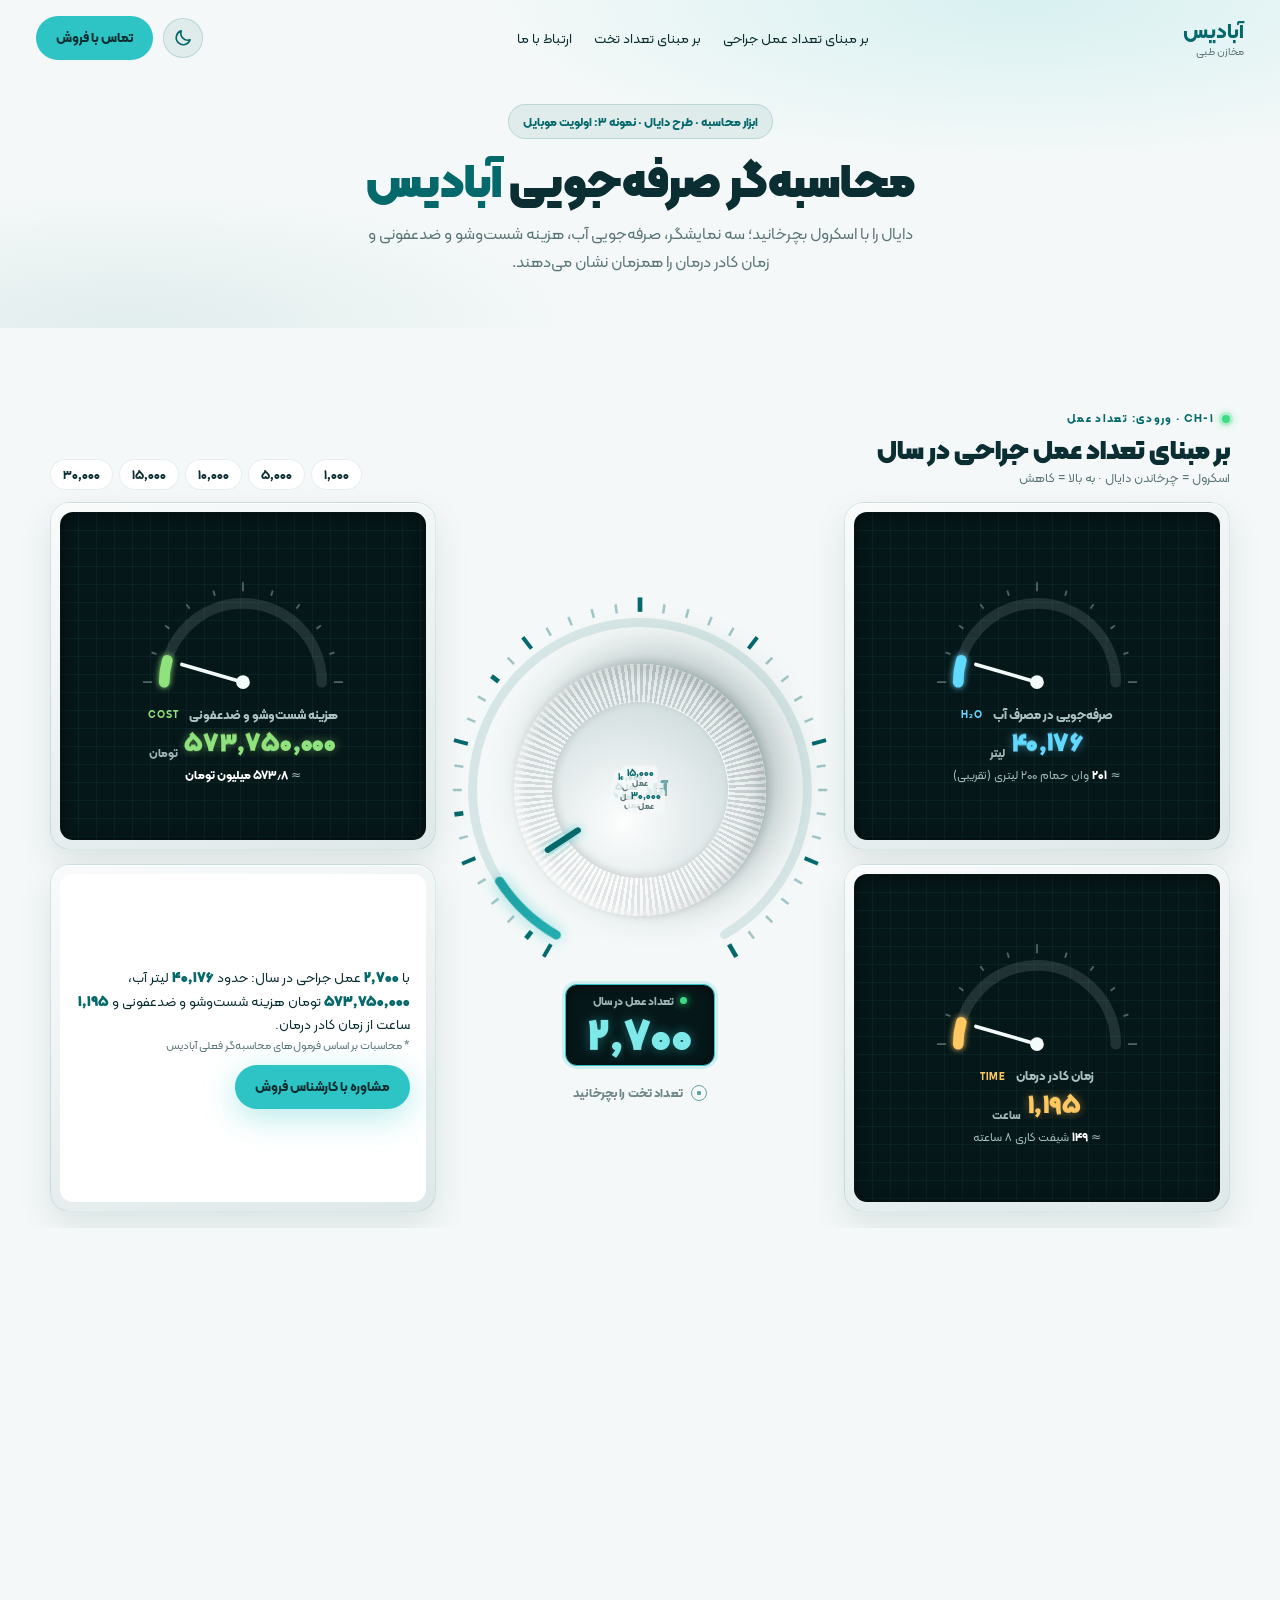
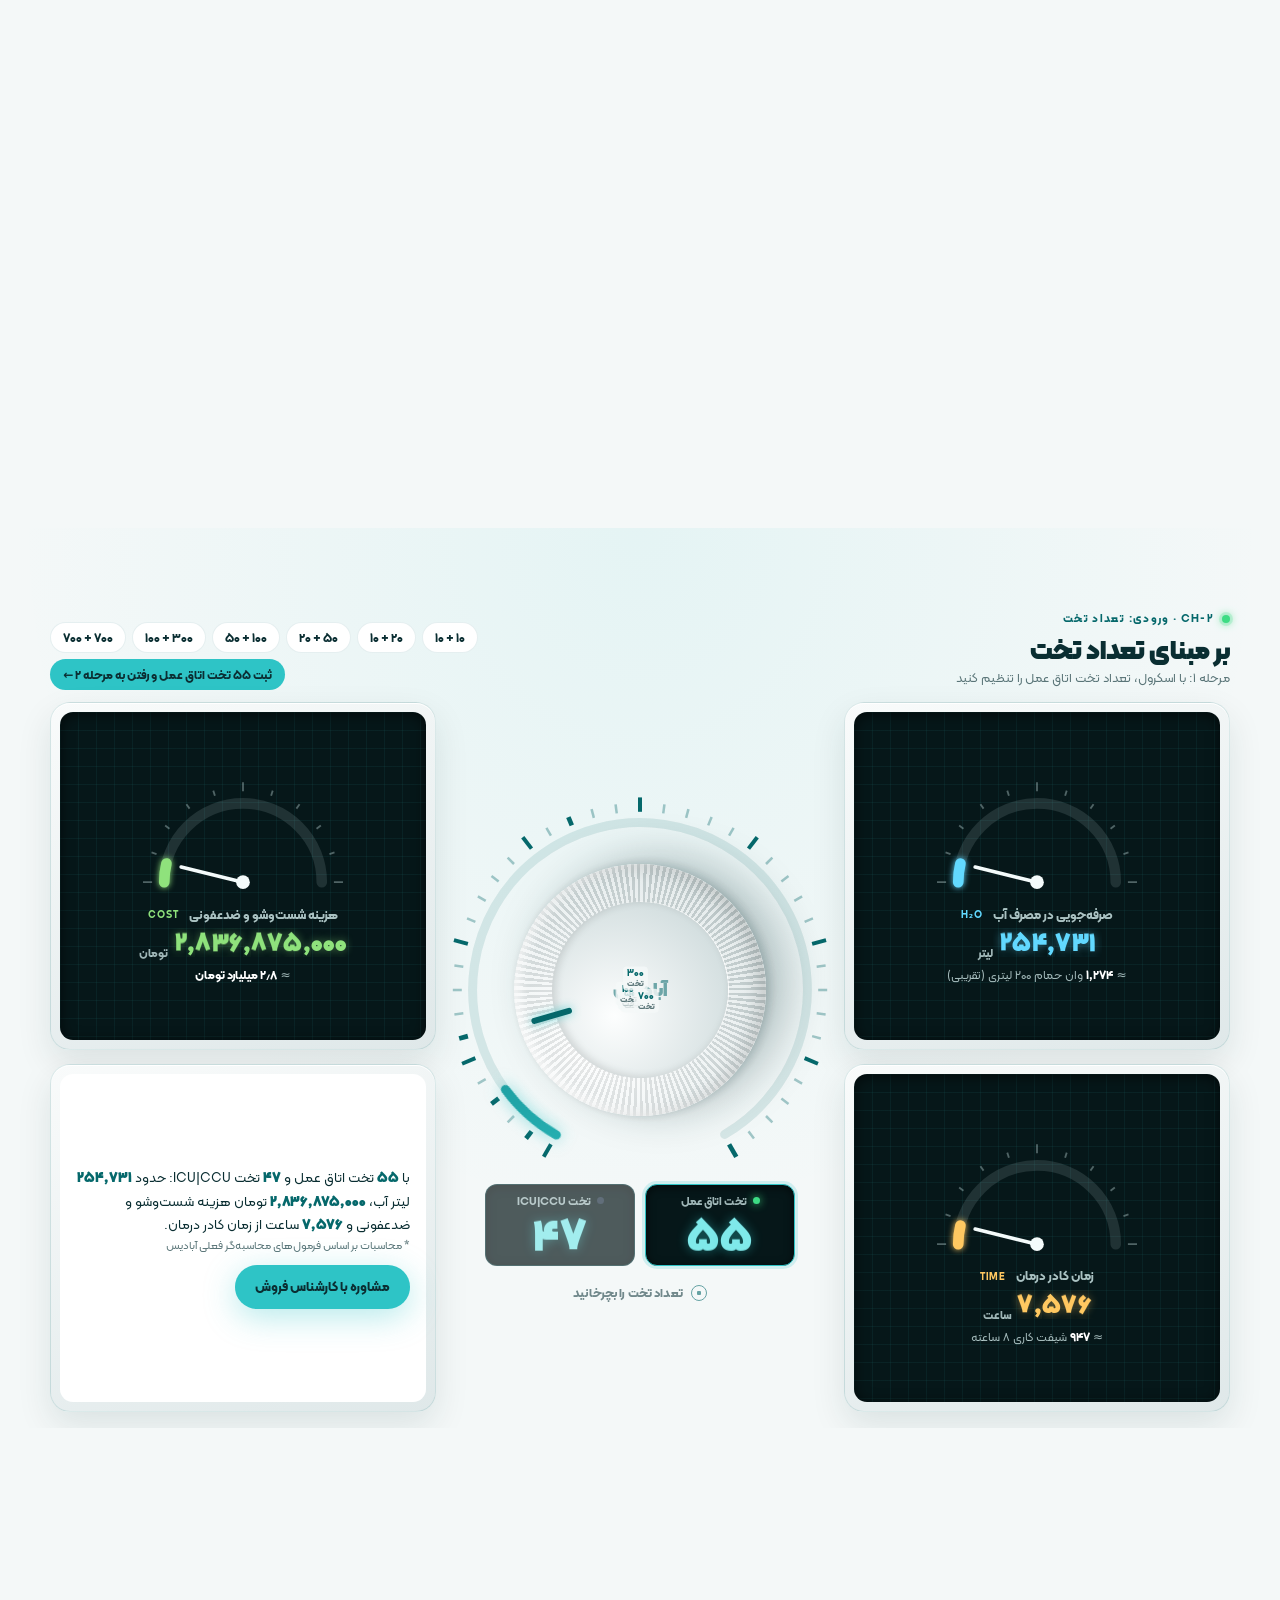
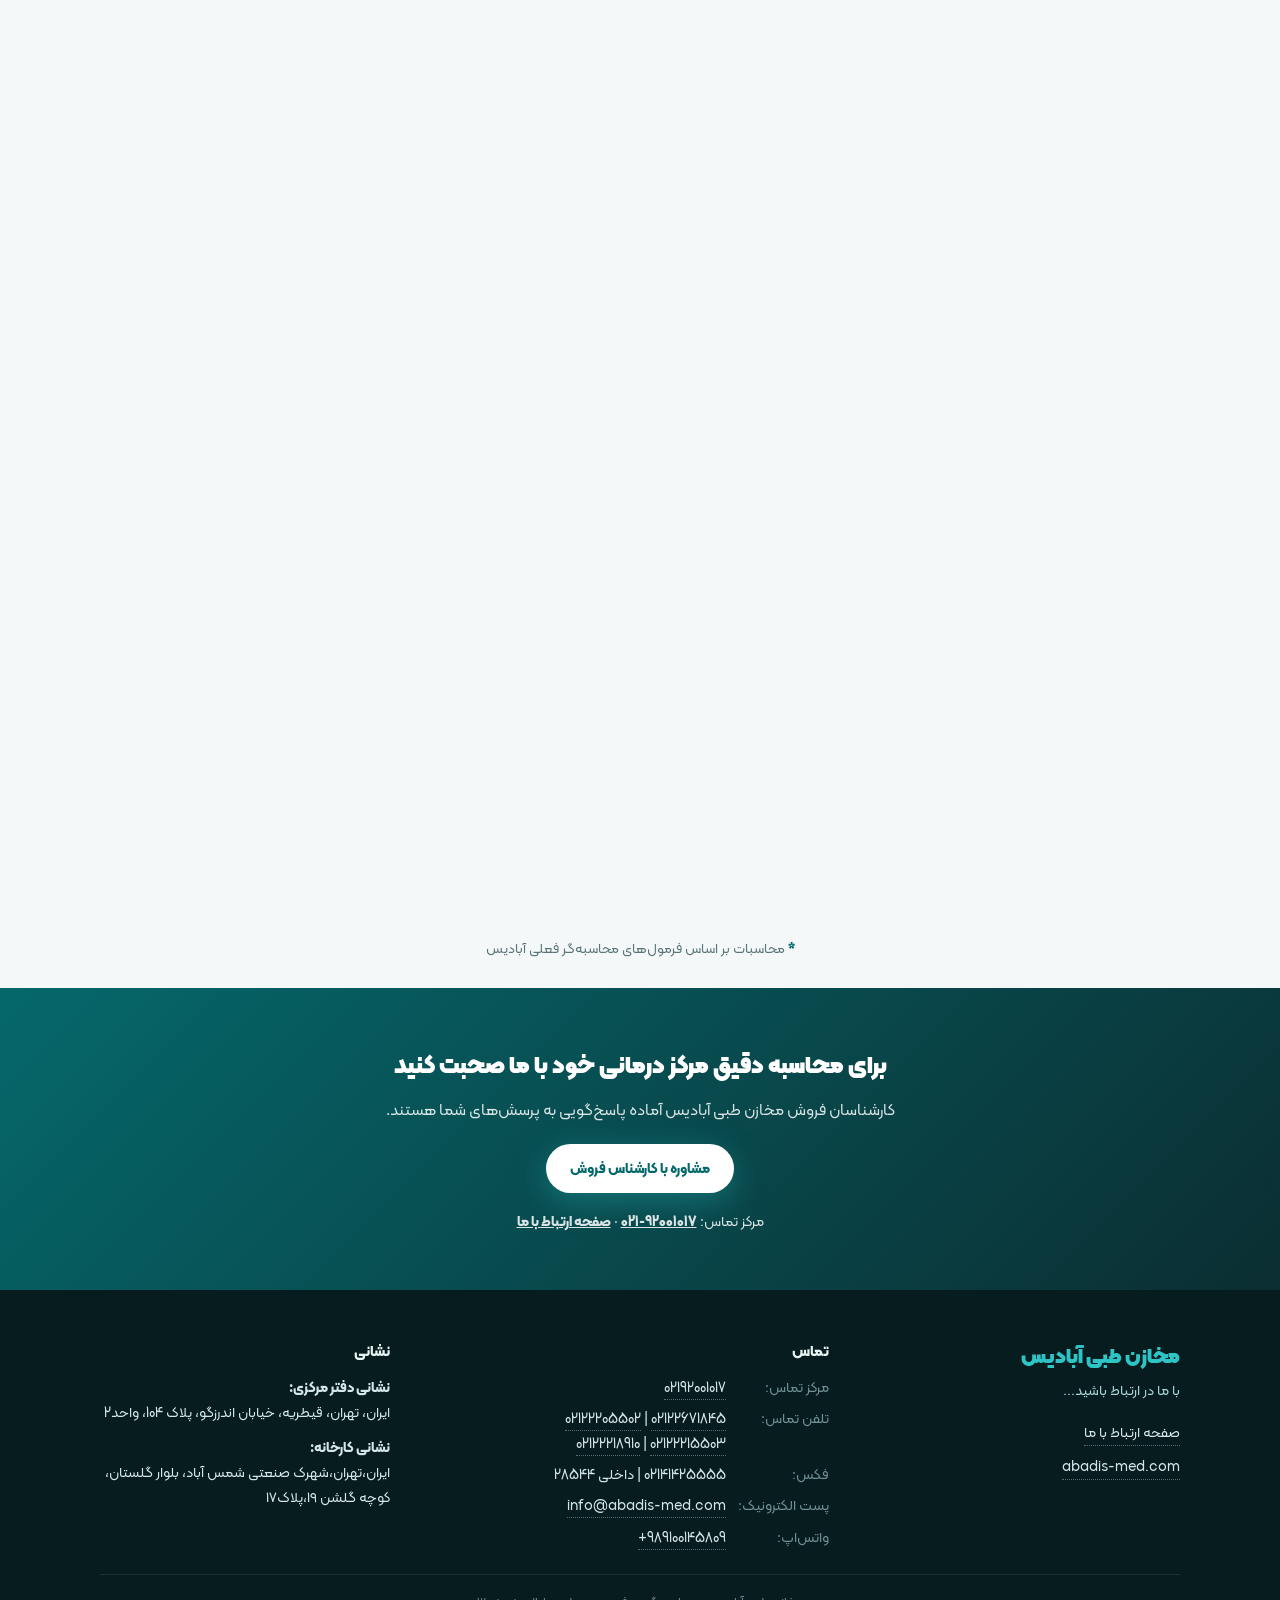
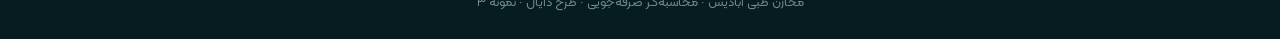
<file: dial-samples/3-phone-first/index.html>
<!DOCTYPE html>
<html lang="fa" dir="rtl">
<head>
  <meta charset="UTF-8" />
  <meta name="viewport" content="width=device-width, initial-scale=1, viewport-fit=cover" />
  <title>نمونه ۳ · اولویت موبایل — محاسبه‌گر دایال آبادیس</title>
  <meta name="description" content="محاسبه‌گر صرفه‌جویی آبادیس (طرح دایال): با اسکرول، صرفه‌جویی در مصرف آب، هزینه شست‌وشو و ضدعفونی و زمان کادر درمان را ببینید." />
  <meta name="theme-color" content="#e8f3f3" />
  <script>
    (function () {
      var t = null;
      try { t = localStorage.getItem('abadis-theme'); } catch (e) {}
      if (t !== 'dark' && t !== 'light') t = (window.matchMedia && matchMedia('(prefers-color-scheme: dark)').matches) ? 'dark' : 'light';
      document.documentElement.setAttribute('data-theme', t);
    })();
  </script>
  <link rel="icon" type="image/png" sizes="32x32" href="../../img/favicon-32.png" />
  <link rel="preload" href="../../fonts/KalamehWeb-FaNum-Black.woff2" as="font" type="font/woff2" crossorigin />
  <link rel="preload" href="../../fonts/KalamehWeb-FaNum-Regular.woff2" as="font" type="font/woff2" crossorigin />
  <link rel="stylesheet" href="../../common/abadis-common.css" />
  <style>

    .dial-sec { background: var(--bg); }
    #calc1 .calc-track { height: 200vh; }
    #calc2 .calc-track { height: 220vh; }
    #calc2 { background: radial-gradient(70% 50% at 50% 0%, rgba(46,196,198,.08), transparent 70%), var(--bg); }
    .calc-pin { padding: 76px 24px 16px; }
    .dev { height: 100%; max-width: 1180px; margin: 0 auto; display: grid; grid-template-rows: auto minmax(0, 1fr); gap: 12px; }
    .dev-head { display: flex; justify-content: space-between; align-items: flex-end; gap: 10px 20px; flex-wrap: wrap; }
    .dev-tag { display: inline-flex; gap: 8px; align-items: center; font-size: .7rem; font-weight: 800; letter-spacing: .12em; color: var(--teal); }
    .dev-tag::before { content: ""; width: 8px; height: 8px; border-radius: 50%; background: #3ddc84; box-shadow: 0 0 0 3px rgba(61,220,132,.2), 0 0 10px #3ddc84; }
    [data-theme="dark"] .dev-tag { color: #2ec4c6; }
    .dev-head h2 { font-size: clamp(1.1rem, 2.3vw, 1.65rem); font-weight: 900; line-height: 1.35; }
    .dev-hint { color: var(--muted); font-size: .8rem; }
    .dev-ctl { display: flex; flex-direction: column; gap: 6px; align-items: flex-end; }
    .dev-body { display: grid; grid-template-columns: minmax(0, 1fr) auto minmax(0, 1fr); grid-template-rows: minmax(0, 1fr) minmax(0, 1fr); grid-template-areas: "w k c" "h k s"; gap: 14px 24px; min-height: 0; }
    .dev-body > * { min-width: 0; min-height: 0; }

    /* device bezel look */
    .bezel { border-radius: 20px; padding: 9px; background: linear-gradient(160deg, #f9fbfb, #dfe8e9); border: 1px solid rgba(5,104,107,.12); box-shadow: 0 14px 34px rgba(11,46,50,.10), inset 0 1px 0 #fff; }
    [data-theme="dark"] .bezel { background: linear-gradient(160deg, #183a3e, #0c2427); border-color: rgba(46,196,198,.16); box-shadow: 0 14px 34px rgba(0,0,0,.35), inset 0 1px 0 rgba(255,255,255,.06); }

    /* knob */
    .knob-area { grid-area: k; display: flex; flex-direction: column; align-items: center; justify-content: center; gap: 14px; }
    .knob-wrap { position: relative; width: min(330px, 40vh); aspect-ratio: 1; }
    .knob-scale { position: absolute; inset: 0; width: 100%; height: 100%; overflow: visible; }
    .knob-scale .tick { stroke: rgba(5,104,107,.35); stroke-width: 1.4; }
    .knob-scale .tick.major { stroke: var(--teal); stroke-width: 2.2; }
    [data-theme="dark"] .knob-scale .tick { stroke: rgba(168,213,214,.35); }
    [data-theme="dark"] .knob-scale .tick.major { stroke: #2ec4c6; }
    .knob-track { fill: none; stroke: rgba(5,104,107,.12); stroke-width: 5; stroke-linecap: round; }
    [data-theme="dark"] .knob-track { stroke: rgba(168,213,214,.14); }
    .knob-arc { fill: none; stroke: url(#arcGrad); stroke-width: 5; stroke-linecap: round; filter: drop-shadow(0 0 4px rgba(46,196,198,.55)); }
    .knob { position: absolute; inset: 15%; border-radius: 50%;
      background: repeating-conic-gradient(from 0deg, rgba(0,0,0,.08) 0 1.5deg, rgba(255,255,255,.5) 1.5deg 3deg), radial-gradient(circle at 35% 28%, #ffffff, #e2eaeb 45%, #b7c7c8 100%);
      box-shadow: 0 22px 44px rgba(11,46,50,.28), 0 4px 10px rgba(11,46,50,.18), inset 0 -8px 16px rgba(0,0,0,.14), inset 0 6px 12px rgba(255,255,255,.9); }
    [data-theme="dark"] .knob { background: repeating-conic-gradient(from 0deg, rgba(0,0,0,.25) 0 1.5deg, rgba(255,255,255,.07) 1.5deg 3deg), radial-gradient(circle at 35% 28%, #3c5357, #1f3336 50%, #0d1c1e 100%);
      box-shadow: 0 22px 44px rgba(0,0,0,.55), inset 0 -8px 16px rgba(0,0,0,.4), inset 0 4px 10px rgba(255,255,255,.08); }
    .knob::before { content: ""; position: absolute; inset: 15%; border-radius: 50%; background: radial-gradient(circle at 40% 32%, #fdfefe, #d4dfe0 75%); box-shadow: inset 0 3px 8px rgba(0,0,0,.13), 0 1px 0 rgba(255,255,255,.9); }
    [data-theme="dark"] .knob::before { background: radial-gradient(circle at 40% 32%, #2e4649, #142729 75%); box-shadow: inset 0 3px 8px rgba(0,0,0,.45); }
    .knob-mark { position: absolute; left: 50%; top: 5%; width: 6px; height: 17%; margin-left: -3px; border-radius: 3px; background: var(--teal); box-shadow: 0 0 10px rgba(46,196,198,.7); }
    [data-theme="dark"] .knob-mark { background: #2ec4c6; }
    .knob-logo { position: absolute; inset: 0; display: grid; place-items: center; font-weight: 900; font-size: clamp(.9rem, 2vw, 1.15rem); color: rgba(5,104,107,.55); pointer-events: none; }
    [data-theme="dark"] .knob-logo { color: rgba(46,196,198,.6); }
    .lcd { display: flex; gap: 10px; }
    .lcd-cell { background: #061719; color: #d9f2f2; border-radius: 12px; padding: 6px 16px 4px; min-width: 150px; text-align: center; box-shadow: inset 0 2px 10px rgba(0,0,0,.6); border: 1px solid rgba(46,196,198,.18); position: relative; transition: border-color .3s, box-shadow .3s, opacity .3s; }
    .lcd-cell .lbl { display: flex; align-items: center; justify-content: center; gap: 6px; font-size: .72rem; font-weight: 700; color: rgba(217,242,242,.72); }
    .lcd-cell .led { width: 7px; height: 7px; border-radius: 50%; background: #234; transition: background .3s, box-shadow .3s; }
    .lcd-cell .odo { font-size: clamp(1.8rem, 3.4vw, 2.6rem); color: #7fe9ea; text-shadow: 0 0 12px rgba(46,196,198,.45); }
    .lcd-cell.active { border-color: #2ec4c6; box-shadow: inset 0 2px 10px rgba(0,0,0,.6), 0 0 0 3px rgba(46,196,198,.18); }
    .lcd-cell.active .led { background: #3ddc84; box-shadow: 0 0 8px #3ddc84; }
    .lcd-cell.idle { opacity: .7; }
    .lcd-cell .hold { position: absolute; top: 4px; left: 6px; font-size: .6rem; font-weight: 800; color: #072326; background: #2ec4c6; border-radius: 999px; padding: 0 6px; opacity: 0; transition: opacity .3s; }
    .lcd-cell.held .hold { opacity: 1; }

    /* monitors */
    .mon { display: flex; }
    .mon-w { grid-area: w; } .mon-c { grid-area: c; } .mon-h { grid-area: h; }
    .mon-screen { flex: 1; border-radius: 13px; background-color: #061719;
      background-image: linear-gradient(rgba(46,196,198,.07) 1px, transparent 1px), linear-gradient(90deg, rgba(46,196,198,.07) 1px, transparent 1px);
      background-size: 18px 18px; box-shadow: inset 0 2px 14px rgba(0,0,0,.65); color: #d9f2f2; position: relative; overflow: hidden;
      display: grid; grid-template-columns: auto minmax(0, 1fr); align-items: center; gap: 4px 14px; padding: 10px 16px; }
    .mon-screen::after { content: ""; position: absolute; inset: 0; background: linear-gradient(90deg, transparent, rgba(255,255,255,.05) 48%, transparent 52%); transform: translateX(-100%); animation: sweep 5.5s linear infinite; pointer-events: none; }
    @keyframes sweep { to { transform: translateX(100%); } }
    .mon-w .mon-screen { --mc: #62d9ff; } .mon-c .mon-screen { --mc: #8fe27c; } .mon-h .mon-screen { --mc: #ffc861; }
    .gauge { width: 132px; height: 86px; overflow: visible; }
    .g-track { fill: none; stroke: rgba(217,242,242,.12); stroke-width: 7; stroke-linecap: round; }
    .g-arc { fill: none; stroke: var(--mc); stroke-width: 7; stroke-linecap: round; filter: drop-shadow(0 0 4px var(--mc)); }
    .g-tick { stroke: rgba(217,242,242,.35); stroke-width: 1.2; }
    .g-needle { stroke: #f4fbfb; stroke-width: 2.4; stroke-linecap: round; }
    .g-hub { fill: #f4fbfb; }
    .mon-txt { display: flex; flex-direction: column; gap: 2px; min-width: 0; }
    .mon-top { display: flex; justify-content: space-between; align-items: center; gap: 8px; font-size: .72rem; font-weight: 800; color: rgba(217,242,242,.78); }
    .mon-top i { font-style: normal; font-size: .62rem; letter-spacing: .1em; color: var(--mc); }
    .mon-val { display: flex; align-items: baseline; gap: 6px; flex-wrap: wrap; }
    .mon-val .odo { font-size: clamp(1.15rem, 1.75vw, 1.6rem); color: var(--mc); text-shadow: 0 0 10px color-mix(in srgb, var(--mc) 45%, transparent); }
    .mon-val small { font-size: .74rem; font-weight: 700; color: rgba(217,242,242,.72); }
    .mon-sub { font-size: .72rem; color: rgba(217,242,242,.74); line-height: 1.5; }
    .mon-sub b { color: #fff; }

    .dev-sum { grid-area: s; display: flex; }
    .dev-sum .sum-in { flex: 1; border-radius: 13px; background: var(--card); padding: 12px 16px; display: flex; flex-direction: column; justify-content: center; gap: 10px; }
    .sum-text { font-size: .86rem; line-height: 1.7; color: var(--ink); }
    .sum-text b { color: var(--teal); font-weight: 900; }
    [data-theme="dark"] .sum-text b { color: #2ec4c6; }
    .sum-note { display: block; font-size: .7rem; color: var(--muted); }
    .dev-sum .hero-btn { align-self: flex-start; padding: 10px 20px; font-size: .84rem; }

    @media (min-width: 861px) {
      .mon-screen { grid-template-columns: minmax(0, 1fr); justify-items: center; text-align: center; align-content: center; gap: 6px; padding: 12px 18px; }
      .gauge { width: min(200px, 100%); height: auto; }
      .mon-txt { align-items: center; }
      .mon-top { justify-content: center; gap: 10px; font-size: .8rem; }
      .mon-val { justify-content: center; }
      .mon-val .odo { font-size: clamp(1.3rem, 1.9vw, 1.85rem); }
      .mon-sub { font-size: .76rem; }
    }
    @media (max-width: 860px) {
      .calc-pin { padding: 60px 12px 10px; }
      .dev { gap: 8px; }
      .dev-head { align-items: stretch; flex-direction: column; gap: 4px; }
      .dev-head h2 { font-size: 1.05rem; }
      .dev-hint { font-size: .7rem; }
      .dev-ctl { align-items: stretch; }
      .dev-body { grid-template-columns: minmax(0, 1fr); grid-template-rows: auto repeat(3, minmax(0, 1fr)) auto; grid-template-areas: "k" "w" "c" "h" "s"; gap: 7px; }
      .knob-area { flex-direction: row; gap: 12px; justify-content: space-between; }
      .knob-wrap { width: 128px; flex: none; }
      .knob-logo { font-size: .7rem; }
      .lcd { flex: 1; flex-direction: column; gap: 6px; }
      .lcd-cell { min-width: 0; padding: 3px 10px 2px; }
      .lcd-cell .odo { font-size: 1.75rem; }
      #calc2 .lcd-cell .odo { font-size: 1.35rem; }
      .bezel { padding: 5px; border-radius: 15px; }
      .mon-screen { padding: 4px 12px; gap: 0 10px; border-radius: 11px; }
      .gauge { width: 78px; height: 52px; }
      .mon-val .odo { font-size: 1.2rem; }
      .mon-sub { font-size: .66rem; }
      .dev-sum .sum-in { flex-direction: row; align-items: center; padding: 7px 10px; gap: 8px; }
      .sum-text { font-size: .7rem; line-height: 1.55; }
      .sum-note { display: none; }
      .dev-sum .hero-btn { padding: 8px 11px; font-size: .72rem; align-self: center; }
    }

    /* sample: soft resting knob highlight */
    .knob.rest-glow {
      box-shadow:
        0 22px 44px rgba(11,46,50,.28), 0 4px 10px rgba(11,46,50,.18),
        inset 0 -8px 16px rgba(0,0,0,.14), inset 0 6px 12px rgba(255,255,255,.9),
        0 0 0 6px rgba(46,196,198,.10), 0 0 28px rgba(46,196,198,.35);
      animation: restPulse 2.8s ease-in-out infinite;
    }
    [data-theme="dark"] .knob.rest-glow {
      box-shadow:
        0 22px 44px rgba(0,0,0,.55), inset 0 -8px 16px rgba(0,0,0,.4), inset 0 4px 10px rgba(255,255,255,.08),
        0 0 0 6px rgba(46,196,198,.14), 0 0 32px rgba(46,196,198,.45);
    }
    @keyframes restPulse {
      0%, 100% { filter: brightness(1); }
      50% { filter: brightness(1.06); }
    }
    @media (prefers-reduced-motion: reduce) { .knob.rest-glow { animation: none; } }

    /* quiet Persian hint under dial */
    .quiet-hint {
      margin: 2px 0 0;
      padding: 0;
      display: inline-flex;
      align-items: center;
      gap: 8px;
      font-size: .78rem;
      font-weight: 700;
      color: var(--muted);
      letter-spacing: .01em;
      opacity: .85;
    }
    .quiet-hint::before {
      content: "";
      width: 14px; height: 14px; flex: none;
      border-radius: 50%;
      border: 1.5px solid var(--teal);
      box-shadow: inset 0 0 0 3px transparent;
      background:
        radial-gradient(circle at 50% 50%, var(--teal) 0 2px, transparent 2.5px);
      opacity: .7;
    }
    [data-theme="dark"] .quiet-hint { color: rgba(168,213,214,.78); }
    [data-theme="dark"] .quiet-hint::before { border-color: #2ec4c6; background: radial-gradient(circle at 50% 50%, #2ec4c6 0 2px, transparent 2.5px); }
    .knob-area .quiet-hint { order: 3; }
    @media (max-width: 860px) {
      .knob-area { flex-wrap: wrap; }
      .knob-area .quiet-hint { flex: 1 0 100%; justify-content: center; order: 3; font-size: .72rem; }
    }

    /* labeled preset marks around knob */
    .knob-wrap { overflow: visible; }
    .preset-labels {
      position: absolute; inset: -18px; pointer-events: none; z-index: 2;
    }
    .preset-labels span {
      position: absolute; left: 50%; top: 50%;
      transform: translate(-50%, -50%) rotate(var(--a)) translateY(calc(-1 * var(--r))) rotate(calc(-1 * var(--a)));
      font-size: .62rem; font-weight: 800; color: var(--teal);
      white-space: nowrap; line-height: 1.15; text-align: center;
      background: color-mix(in srgb, var(--bg) 82%, transparent);
      padding: 1px 4px; border-radius: 4px;
    }
    .preset-labels span small {
      display: block; font-size: .52rem; font-weight: 700; color: var(--muted); margin-top: 1px;
    }
    [data-theme="dark"] .preset-labels span { color: #7fe9ea; background: rgba(6,23,25,.72); }
    [data-theme="dark"] .preset-labels span small { color: rgba(168,213,214,.65); }
    .knob-scale .tick.preset {
      stroke: var(--teal); stroke-width: 2.6;
    }
    [data-theme="dark"] .knob-scale .tick.preset { stroke: #2ec4c6; }
    @media (max-width: 860px) {
      .preset-labels { inset: -10px; }
      .preset-labels span { font-size: .52rem; }
      .preset-labels span small { font-size: .44rem; }
    }

    /* phone-first: larger dial, more space, calmer cards */
    @media (max-width: 860px) {
      .calc-pin { padding: 56px 16px 18px; }
      .dev { gap: 14px; }
      .dev-body {
        grid-template-rows: auto repeat(3, minmax(0, auto)) auto;
        gap: 10px;
      }
      .knob-area {
        flex-direction: column;
        align-items: center;
        justify-content: center;
        gap: 14px;
        padding: 18px 8px 10px;
        min-height: 52vh;
      }
      .knob-wrap { width: min(78vw, 280px); flex: none; }
      .knob-logo { font-size: 1rem; }
      .lcd { width: 100%; flex-direction: row; gap: 8px; }
      .lcd-cell { flex: 1; padding: 8px 10px 6px; }
      .lcd-cell .odo { font-size: 1.55rem; }
      #calc2 .lcd-cell .odo { font-size: 1.35rem; }
      /* calmer quieter savings cards */
      .mon-screen {
        background-image: none;
        background-color: color-mix(in srgb, var(--card) 92%, #061719);
        color: var(--ink);
        box-shadow: inset 0 1px 0 rgba(255,255,255,.4), 0 4px 14px rgba(11,46,50,.06);
        padding: 10px 14px;
      }
      [data-theme="dark"] .mon-screen {
        background-color: rgba(8,28,30,.88);
        color: #d9f2f2;
        box-shadow: inset 0 1px 0 rgba(255,255,255,.04), 0 4px 14px rgba(0,0,0,.25);
      }
      .mon-screen::after { display: none; }
      .gauge { width: 64px; height: 42px; opacity: .72; }
      .g-arc { filter: none; }
      .mon-val .odo { font-size: 1.05rem; text-shadow: none; color: var(--teal); }
      [data-theme="dark"] .mon-val .odo { color: #7fe9ea; }
      .mon-top { color: var(--muted); font-size: .68rem; }
      .mon-top i { opacity: .55; }
      .mon-sub { font-size: .62rem; color: var(--muted); }
      .mon-sub b { color: var(--ink); font-weight: 800; }
      [data-theme="dark"] .mon-sub b { color: #fff; }
      .bezel {
        padding: 4px; border-radius: 14px;
        background: var(--card);
        box-shadow: 0 6px 16px rgba(11,46,50,.06);
        border-color: rgba(5,104,107,.08);
      }
      [data-theme="dark"] .bezel {
        background: rgba(12,36,39,.9);
        box-shadow: 0 6px 16px rgba(0,0,0,.28);
      }
      .dev-sum .sum-in { padding: 10px 12px; }
      .sum-text { font-size: .72rem; opacity: .9; }
      .chips { opacity: .85; }
      .quiet-hint { font-size: .8rem; margin-top: 4px; }
    }
    @media (min-width: 861px) {
      .knob-wrap { width: min(360px, 44vh); }
      .mon-screen::after { opacity: .35; }
      .g-arc { filter: drop-shadow(0 0 2px var(--mc)); }
    }

    @media (min-width: 861px) and (max-height: 780px) { .knob-wrap { width: min(280px, 36vh); } .gauge { width: min(150px, 100%); } }

  </style>
</head>
<body>
  <svg width="0" height="0" style="position:absolute" aria-hidden="true"><defs><linearGradient id="arcGrad" x1="0" y1="1" x2="1" y2="0"><stop offset="0" stop-color="#05686b"/><stop offset="1" stop-color="#2ec4c6"/></linearGradient></defs></svg>
  <header class="header" id="header">
    <a class="logo" href="#top">آبادیس<span>مخازن طبی</span></a>
    <nav class="nav">
      <a href="#calc1">بر مبنای تعداد عمل جراحی</a>
      <a href="#calc2">بر مبنای تعداد تخت</a>
      <a href="#contact">ارتباط با ما</a>
    </nav>
    <div class="header-actions">
      <button class="theme-toggle" id="themeToggle" type="button" aria-label="حالت شب" title="حالت شب" aria-pressed="false">
        <svg class="i-moon" viewBox="0 0 24 24" fill="none" stroke="currentColor" stroke-width="2" stroke-linecap="round" stroke-linejoin="round" aria-hidden="true"><path d="M20.5 14.2A8.5 8.5 0 0 1 9.8 3.5a8.5 8.5 0 1 0 10.7 10.7z"/></svg>
        <svg class="i-sun" viewBox="0 0 24 24" fill="none" stroke="currentColor" stroke-width="2" stroke-linecap="round" aria-hidden="true"><circle cx="12" cy="12" r="4.2"/><path d="M12 2.5v2.2M12 19.3v2.2M2.5 12h2.2M19.3 12h2.2M5.3 5.3l1.6 1.6M17.1 17.1l1.6 1.6M5.3 18.7l1.6-1.6M17.1 6.9l1.6-1.6"/></svg>
      </button>
      <a class="header-cta" href="tel:02192001017">تماس با فروش</a>
    </div>
  </header>

  <section class="intro" id="top">
    <div class="eyebrow">ابزار محاسبه · طرح دایال · نمونه ۳: اولویت موبایل</div>
    <h1>محاسبه‌گر صرفه‌جویی <em>آبادیس</em></h1>
    <p>دایال را با اسکرول بچرخانید؛ سه نمایشگر، صرفه‌جویی آب، هزینه شست‌وشو و ضدعفونی و زمان کادر درمان را همزمان نشان می‌دهند.</p>
  </section>

  <section class="calc dial-sec" id="calc1" aria-labelledby="calc1-t">
    <div class="calc-track"><div class="calc-pin"><div class="dev">
      <div class="dev-head">
        <div><div class="dev-tag">CH-1 · ورودی: تعداد عمل</div><h2 id="calc1-t">بر مبنای تعداد عمل جراحی در سال</h2><p class="dev-hint" data-hint>اسکرول = چرخاندن دایال · به بالا = کاهش</p></div>
        <div class="dev-ctl"><div class="chips" role="group" aria-label="مقادیر آماده">
              <button class="chip" type="button" data-n="1000">۱٬۰۰۰</button>
              <button class="chip" type="button" data-n="5000">۵٬۰۰۰</button>
              <button class="chip" type="button" data-n="10000">۱۰٬۰۰۰</button>
              <button class="chip" type="button" data-n="15000">۱۵٬۰۰۰</button>
              <button class="chip" type="button" data-n="30000">۳۰٬۰۰۰</button>
            </div></div>
      </div>
      <div class="dev-body">
        <div class="knob-area">
            <div class="knob-wrap">
              <svg class="knob-scale" viewBox="0 0 200 200" aria-hidden="true"><g class="ticks"></g><circle class="knob-track" cx="100" cy="100" r="93" pathLength="360" stroke-dasharray="300 360" transform="rotate(120 100 100)"/><circle class="knob-arc" cx="100" cy="100" r="93" pathLength="360" stroke-dasharray="0 360" transform="rotate(120 100 100)"/></svg>
              <div class="knob" aria-hidden="true"><span class="knob-mark"></span></div>
              <div class="knob-logo" aria-hidden="true">آبادیس</div>
              <div class="preset-labels" aria-hidden="true">
                <span style="--a:-140.00deg;--r:52%">۱٬۰۰۰<small>عمل</small></span>
                <span style="--a:-100.00deg;--r:52%">۵٬۰۰۰<small>عمل</small></span>
                <span style="--a:-50.00deg;--r:52%">۱۰٬۰۰۰<small>عمل</small></span>
                <span style="--a:0.00deg;--r:52%">۱۵٬۰۰۰<small>عمل</small></span>
                <span style="--a:150.00deg;--r:52%">۳۰٬۰۰۰<small>عمل</small></span>
              </div>
            </div>
            <p class="quiet-hint" aria-hidden="false">تعداد تخت را بچرخانید</p>
            <div class="lcd"><div class="lcd-cell active"><span class="lbl"><span class="led"></span>تعداد عمل در سال</span><span class="odo" data-odo="n" data-digits="5"></span></div></div>
          </div>
        <div class="mon mon-w bezel" data-gauge="water"><div class="mon-screen">
              <svg class="gauge" viewBox="0 0 132 86" aria-hidden="true"><g class="g-ticks"></g><path class="g-track" d="M14 76 A52 52 0 0 1 118 76" pathLength="100"/><path class="g-arc" d="M14 76 A52 52 0 0 1 118 76" pathLength="100" stroke-dasharray="0 100"/><line class="g-needle" x1="66" y1="76" x2="66" y2="34" transform="rotate(-90 66 76)"/><circle class="g-hub" cx="66" cy="76" r="4.5"/></svg>
              <div class="mon-txt"><div class="mon-top"><span>صرفه‌جویی در مصرف آب</span><i>H₂O</i></div><div class="mon-val"><span class="odo" data-odo="water" data-digits="7"></span><small>لیتر</small></div><div class="mon-sub" data-sub="tubs"></div></div>
            </div></div>
        <div class="mon mon-c bezel" data-gauge="cost"><div class="mon-screen">
              <svg class="gauge" viewBox="0 0 132 86" aria-hidden="true"><g class="g-ticks"></g><path class="g-track" d="M14 76 A52 52 0 0 1 118 76" pathLength="100"/><path class="g-arc" d="M14 76 A52 52 0 0 1 118 76" pathLength="100" stroke-dasharray="0 100"/><line class="g-needle" x1="66" y1="76" x2="66" y2="34" transform="rotate(-90 66 76)"/><circle class="g-hub" cx="66" cy="76" r="4.5"/></svg>
              <div class="mon-txt"><div class="mon-top"><span>هزینه شست‌وشو و ضدعفونی</span><i>COST</i></div><div class="mon-val"><span class="odo" data-odo="cost" data-digits="13"></span><small>تومان</small></div><div class="mon-sub" data-sub="read"></div></div>
            </div></div>
        <div class="mon mon-h bezel" data-gauge="hours"><div class="mon-screen">
              <svg class="gauge" viewBox="0 0 132 86" aria-hidden="true"><g class="g-ticks"></g><path class="g-track" d="M14 76 A52 52 0 0 1 118 76" pathLength="100"/><path class="g-arc" d="M14 76 A52 52 0 0 1 118 76" pathLength="100" stroke-dasharray="0 100"/><line class="g-needle" x1="66" y1="76" x2="66" y2="34" transform="rotate(-90 66 76)"/><circle class="g-hub" cx="66" cy="76" r="4.5"/></svg>
              <div class="mon-txt"><div class="mon-top"><span>زمان کادر درمان</span><i>TIME</i></div><div class="mon-val"><span class="odo" data-odo="hours" data-digits="6"></span><small>ساعت</small></div><div class="mon-sub" data-sub="shifts"></div></div>
            </div></div>
        <div class="dev-sum bezel"><div class="sum-in"><p class="sum-text" data-sum></p><a class="hero-btn" href="tel:02192001017">مشاوره با کارشناس فروش</a></div></div>
      </div>
    </div></div></div>
  </section>

  <section class="calc dial-sec" id="calc2" aria-labelledby="calc2-t">
    <div class="calc-track"><div class="calc-pin"><div class="dev">
      <div class="dev-head">
        <div><div class="dev-tag">CH-2 · ورودی: تعداد تخت</div><h2 id="calc2-t">بر مبنای تعداد تخت</h2><p class="dev-hint" data-hint>مرحله ۱: با اسکرول، تعداد تخت اتاق عمل را تنظیم کنید</p></div>
        <div class="dev-ctl"><div class="chips" role="group" aria-label="ترکیب‌های آماده (تخت اتاق عمل + ICU|CCU)">
              <button class="chip" type="button" data-a="10" data-b="10">۱۰ + ۱۰</button>
              <button class="chip" type="button" data-a="20" data-b="10">۲۰ + ۱۰</button>
              <button class="chip" type="button" data-a="50" data-b="20">۵۰ + ۲۰</button>
              <button class="chip" type="button" data-a="100" data-b="50">۱۰۰ + ۵۰</button>
              <button class="chip" type="button" data-a="300" data-b="100">۳۰۰ + ۱۰۰</button>
              <button class="chip" type="button" data-a="700" data-b="700">۷۰۰ + ۷۰۰</button>
            </div><button class="confirm" type="button" data-confirm hidden></button></div>
      </div>
      <div class="dev-body">
        <div class="knob-area">
            <div class="knob-wrap">
              <svg class="knob-scale" viewBox="0 0 200 200" aria-hidden="true"><g class="ticks"></g><circle class="knob-track" cx="100" cy="100" r="93" pathLength="360" stroke-dasharray="300 360" transform="rotate(120 100 100)"/><circle class="knob-arc" cx="100" cy="100" r="93" pathLength="360" stroke-dasharray="0 360" transform="rotate(120 100 100)"/></svg>
              <div class="knob" aria-hidden="true"><span class="knob-mark"></span></div>
              <div class="knob-logo" aria-hidden="true">آبادیس</div>
              <div class="preset-labels" aria-hidden="true">
                <span style="--a:-145.71deg;--r:52%">۱۰<small>تخت</small></span>
                <span style="--a:-128.57deg;--r:52%">۵۰<small>تخت</small></span>
                <span style="--a:-107.14deg;--r:52%">۱۰۰<small>تخت</small></span>
                <span style="--a:-21.43deg;--r:52%">۳۰۰<small>تخت</small></span>
                <span style="--a:150.00deg;--r:52%">۷۰۰<small>تخت</small></span>
              </div>
            </div>
            <p class="quiet-hint" aria-hidden="false">تعداد تخت را بچرخانید</p>
            <div class="lcd"><div class="lcd-cell" data-ch="a"><span class="hold">ثابت</span><span class="lbl"><span class="led"></span>تخت اتاق عمل</span><span class="odo" data-odo="a" data-digits="3"></span></div><div class="lcd-cell" data-ch="b"><span class="lbl"><span class="led"></span>تخت ICU|CCU</span><span class="odo" data-odo="b" data-digits="3"></span></div></div>
          </div>
        <div class="mon mon-w bezel" data-gauge="water"><div class="mon-screen">
              <svg class="gauge" viewBox="0 0 132 86" aria-hidden="true"><g class="g-ticks"></g><path class="g-track" d="M14 76 A52 52 0 0 1 118 76" pathLength="100"/><path class="g-arc" d="M14 76 A52 52 0 0 1 118 76" pathLength="100" stroke-dasharray="0 100"/><line class="g-needle" x1="66" y1="76" x2="66" y2="34" transform="rotate(-90 66 76)"/><circle class="g-hub" cx="66" cy="76" r="4.5"/></svg>
              <div class="mon-txt"><div class="mon-top"><span>صرفه‌جویی در مصرف آب</span><i>H₂O</i></div><div class="mon-val"><span class="odo" data-odo="water" data-digits="7"></span><small>لیتر</small></div><div class="mon-sub" data-sub="tubs"></div></div>
            </div></div>
        <div class="mon mon-c bezel" data-gauge="cost"><div class="mon-screen">
              <svg class="gauge" viewBox="0 0 132 86" aria-hidden="true"><g class="g-ticks"></g><path class="g-track" d="M14 76 A52 52 0 0 1 118 76" pathLength="100"/><path class="g-arc" d="M14 76 A52 52 0 0 1 118 76" pathLength="100" stroke-dasharray="0 100"/><line class="g-needle" x1="66" y1="76" x2="66" y2="34" transform="rotate(-90 66 76)"/><circle class="g-hub" cx="66" cy="76" r="4.5"/></svg>
              <div class="mon-txt"><div class="mon-top"><span>هزینه شست‌وشو و ضدعفونی</span><i>COST</i></div><div class="mon-val"><span class="odo" data-odo="cost" data-digits="11"></span><small>تومان</small></div><div class="mon-sub" data-sub="read"></div></div>
            </div></div>
        <div class="mon mon-h bezel" data-gauge="hours"><div class="mon-screen">
              <svg class="gauge" viewBox="0 0 132 86" aria-hidden="true"><g class="g-ticks"></g><path class="g-track" d="M14 76 A52 52 0 0 1 118 76" pathLength="100"/><path class="g-arc" d="M14 76 A52 52 0 0 1 118 76" pathLength="100" stroke-dasharray="0 100"/><line class="g-needle" x1="66" y1="76" x2="66" y2="34" transform="rotate(-90 66 76)"/><circle class="g-hub" cx="66" cy="76" r="4.5"/></svg>
              <div class="mon-txt"><div class="mon-top"><span>زمان کادر درمان</span><i>TIME</i></div><div class="mon-val"><span class="odo" data-odo="hours" data-digits="6"></span><small>ساعت</small></div><div class="mon-sub" data-sub="shifts"></div></div>
            </div></div>
        <div class="dev-sum bezel"><div class="sum-in"><p class="sum-text" data-sum></p><a class="hero-btn" href="tel:02192001017">مشاوره با کارشناس فروش</a></div></div>
      </div>
    </div></div></div>
  </section>

  <p class="foot-note"><b>*</b> محاسبات بر اساس فرمول‌های محاسبه‌گر فعلی آبادیس</p>

  <section class="cta-band">
    <h2>برای محاسبه دقیق مرکز درمانی خود با ما صحبت کنید</h2>
    <p>کارشناسان فروش مخازن طبی آبادیس آماده پاسخ‌گویی به پرسش‌های شما هستند.</p>
    <a class="hero-btn" href="tel:02192001017">مشاوره با کارشناس فروش</a>
    <p class="cta-sub">مرکز تماس: <a href="tel:02192001017" dir="ltr">021-92001017</a> · <a href="https://abadis-med.com/ارتباط-با-ما/" target="_blank" rel="noopener">صفحه ارتباط با ما</a></p>
  </section>

  <footer class="site-footer" id="contact">
    <div class="foot-inner">
      <div class="foot-brand">
        <strong>مخازن طبی آبادیس</strong>
        <span>با ما در ارتباط باشید...</span>
        <div style="margin-top:16px;display:flex;flex-direction:column;gap:8px;align-items:flex-start">
          <a href="https://abadis-med.com/ارتباط-با-ما/" target="_blank" rel="noopener">صفحه ارتباط با ما</a>
          <a href="https://abadis-med.com/" target="_blank" rel="noopener">abadis-med.com</a>
        </div>
      </div>
      <div>
        <h3>تماس</h3>
        <dl>
          <dt>مرکز تماس:</dt><dd><a href="tel:+982192001017" dir="ltr">02192001017</a></dd>
          <dt>تلفن تماس:</dt><dd><a href="tel:+982122671845" dir="ltr">02122671845</a> | <a href="tel:+982122205502" dir="ltr">02122205502</a><br><a href="tel:+982122215503" dir="ltr">02122215503</a> | <a href="tel:+982122218910" dir="ltr">02122218910</a></dd>
          <dt>فکس:</dt><dd><span dir="ltr">02141425555</span> | داخلی 28544</dd>
          <dt>پست الکترونیک:</dt><dd><a href="mailto:info@abadis-med.com">info@abadis-med.com</a></dd>
          <dt>واتس‌اپ:</dt><dd><a href="https://wa.me/989100145809" target="_blank" rel="noopener" dir="ltr">+989100145809</a></dd>
        </dl>
      </div>
      <div>
        <h3>نشانی</h3>
        <p><b>نشانی دفتر مرکزی:</b><br>ایران، تهران، قیطریه، خیابان اندرزگو، پلاک 104، واحد2</p>
        <p><b>نشانی کارخانه:</b><br>ایران،تهران،شهرک صنعتی شمس آباد، بلوار گلستان، کوچه گلشن ۱۹،پلاک۱۷</p>
      </div>
    </div>
    <div class="foot-copy">مخازن طبی آبادیس · محاسبه‌گر صرفه‌جویی · طرح دایال · نمونه ۳</div>
  </footer>

  <script src="../../common/abadis-common.js"></script>
  <script>

    (() => {
      const A = Abadis, fa = A.fa;
      const NS = 'http://www.w3.org/2000/svg';
      function ticksKnob(g) {
        for (let i = 0; i <= 40; i++) {
          const ang = (-150 + i * 7.5) * Math.PI / 180, major = i % 5 === 0;
          const r1 = 99, r2 = major ? 107 : 104;
          const l = document.createElementNS(NS, 'line');
          l.setAttribute('x1', 100 + r1 * Math.sin(ang)); l.setAttribute('y1', 100 - r1 * Math.cos(ang));
          l.setAttribute('x2', 100 + r2 * Math.sin(ang)); l.setAttribute('y2', 100 - r2 * Math.cos(ang));
          l.setAttribute('class', 'tick' + (major ? ' major' : '')); g.appendChild(l);
        }
      }
      function ticksGauge(g) {
        for (let i = 0; i <= 10; i++) {
          const ang = (-90 + i * 18) * Math.PI / 180, r1 = 60, r2 = i % 5 === 0 ? 66 : 63.5;
          const l = document.createElementNS(NS, 'line');
          l.setAttribute('x1', 66 + r1 * Math.sin(ang)); l.setAttribute('y1', 76 - r1 * Math.cos(ang));
          l.setAttribute('x2', 66 + r2 * Math.sin(ang)); l.setAttribute('y2', 76 - r2 * Math.cos(ang));
          l.setAttribute('class', 'g-tick'); g.appendChild(l);
        }
      }
      function setup(root, kind) {
        ticksKnob(root.querySelector('.knob-scale .ticks'));
        const knob = root.querySelector('.knob'), arc = root.querySelector('.knob-arc');
        const gauges = {};
        root.querySelectorAll('[data-gauge]').forEach((m) => { ticksGauge(m.querySelector('.g-ticks')); gauges[m.dataset.gauge] = { arc: m.querySelector('.g-arc'), needle: m.querySelector('.g-needle') }; });
        const sub = {}; root.querySelectorAll('[data-sub]').forEach((e) => { sub[e.dataset.sub] = e; });
        const sum = root.querySelector('[data-sum]'), hint = root.querySelector('[data-hint]');
        const chA = root.querySelector('[data-ch="a"]'), chB = root.querySelector('[data-ch="b"]');
        return A.createCalc(root, kind, (s) => {
          let f, ang;
          if (kind === 'surgery') { f = s.fr.input; ang = -150 + f * 300; }
          else { f = s.phase === 'a' ? s.fr.a : s.fr.b; ang = -150 + (s.disp.a + s.disp.b) / 700 * 300; }
          knob.style.transform = 'rotate(' + ang.toFixed(2) + 'deg)';
          arc.setAttribute('stroke-dasharray', (f * 300).toFixed(2) + ' 360');
          ['water', 'cost', 'hours'].forEach((k) => {
            const g = gauges[k], v = Math.min(1, s.fr[k]);
            g.arc.setAttribute('stroke-dasharray', (v * 100).toFixed(2) + ' 100');
            g.needle.setAttribute('transform', 'rotate(' + (-90 + v * 180).toFixed(2) + ' 66 76)');
          });
          sub.tubs.innerHTML = s.W > 0 ? '≈ <b>' + fa(s.W / 200) + '</b> وان حمام ۲۰۰ لیتری (تقریبی)' : 'معادل وان حمام ۲۰۰ لیتری (تقریبی)';
          sub.read.innerHTML = s.C >= 1e6 ? '≈ <b>' + A.readableToman(s.C) + '</b>' : '&nbsp;';
          sub.shifts.innerHTML = s.H > 0 ? '≈ <b>' + fa(s.H / 8) + '</b> شیفت کاری ۸ ساعته' : 'معادل شیفت کاری ۸ ساعته';
          if (kind === 'surgery') {
            sum.innerHTML = s.disp.n > 0
              ? 'با <b>' + fa(s.disp.n) + '</b> عمل جراحی در سال: حدود <b>' + fa(s.W) + '</b> لیتر آب، <b>' + fa(s.C) + '</b> تومان هزینه شست‌وشو و ضدعفونی و <b>' + fa(s.H) + '</b> ساعت از زمان کادر درمان.<span class="sum-note">* محاسبات بر اساس فرمول‌های محاسبه‌گر فعلی آبادیس</span>'
              : 'دایال را با اسکرول بچرخانید تا تعداد عمل جراحی در سال افزایش یابد.';
          } else {
            chA.classList.toggle('active', s.phase === 'a'); chB.classList.toggle('active', s.phase === 'b');
            chA.classList.toggle('held', s.phase === 'b' || s.lockedA != null); chB.classList.toggle('idle', s.phase === 'a');
            hint.textContent = s.phase === 'a' ? (s.lockedA != null ? 'تخت اتاق عمل روی ' + fa(s.lockedA) + ' ثابت است' : 'مرحله ۱: با اسکرول، تعداد تخت اتاق عمل را تنظیم کنید') : 'مرحله ۲: با اسکرول، تعداد تخت ICU|CCU را تنظیم کنید';
            sum.innerHTML = (s.disp.a + s.disp.b) > 0
              ? 'با <b>' + fa(s.disp.a) + '</b> تخت اتاق عمل و <b>' + fa(s.disp.b) + '</b> تخت ICU|CCU: حدود <b>' + fa(s.W) + '</b> لیتر آب، <b>' + fa(s.C) + '</b> تومان هزینه شست‌وشو و ضدعفونی و <b>' + fa(s.H) + '</b> ساعت از زمان کادر درمان.<span class="sum-note">* محاسبات بر اساس فرمول‌های محاسبه‌گر فعلی آبادیس</span>'
              : 'دایال را با اسکرول بچرخانید تا تعداد تخت اتاق عمل افزایش یابد.';
          }
        });
      }
      setup(document.getElementById('calc1'), 'surgery');
      setup(document.getElementById('calc2'), 'beds');

      /* emphasize ticks nearest surgery/bed presets */
      function markPresetTicks(root, values, max) {
        const lines = [...root.querySelectorAll('.knob-scale .ticks .tick')];
        // ticks: i=0..40, ang = -150 + i*7.5, value at i = (i/40)*max for uniform map
        values.forEach((v) => {
          const i = Math.round((v / max) * 40);
          if (lines[i]) lines[i].classList.add('preset', 'major');
        });
      }

      markPresetTicks(document.getElementById('calc1'), [1000, 5000, 10000, 15000, 30000], 30000);
      markPresetTicks(document.getElementById('calc2'), [10, 50, 100, 300, 700], 700);

      /* soft resting highlight: glow when scroll idle */
      function wireRestGlow() {
        document.querySelectorAll('.knob').forEach((k) => k.classList.add('rest-glow'));
        let t = 0;
        const bump = () => {
          document.querySelectorAll('.knob').forEach((k) => k.classList.remove('rest-glow'));
          clearTimeout(t);
          t = setTimeout(() => {
            document.querySelectorAll('.knob').forEach((k) => k.classList.add('rest-glow'));
          }, 700);
        };
        window.addEventListener('scroll', bump, { passive: true });
        window.addEventListener('wheel', bump, { passive: true });
        window.addEventListener('touchstart', bump, { passive: true });
      }
      wireRestGlow();
      A.start();
    })();

  </script>
</body>
</html>
</file>
<file: common/abadis-common.css>
/* Shared base for the alternative calculator designs (template identity: RTL, Kalameh, teal) */
@font-face { font-family: "Kalameh"; src: url("../fonts/KalamehWeb-FaNum-Regular.woff2") format("woff2"); font-weight: 400 600; font-display: swap; }
@font-face { font-family: "Kalameh"; src: url("../fonts/KalamehWeb-FaNum-Bold.woff2") format("woff2"); font-weight: 700 800; font-display: swap; }
@font-face { font-family: "Kalameh"; src: url("../fonts/KalamehWeb-FaNum-Black.woff2") format("woff2"); font-weight: 900; font-display: swap; }

:root {
  --teal: #05686b; --teal-dark: #0b2e32; --accent: #2ec4c6; --ink: #0a2e32; --muted: #5a7578; --bg: #f4f8f8;
  --card: #fff; --card-b: rgba(5,104,107,0.10); --shadow: 0 10px 40px rgba(11,46,50,.07);
  --font: "Kalameh", Tahoma, system-ui, sans-serif;
  color-scheme: light;
}
[data-theme="dark"] { color-scheme: dark; --ink: #e6f3f3; --muted: #9dbdbf; --bg: #071d20; --card: #0d2a2e; --card-b: rgba(46,196,198,0.16); --shadow: 0 10px 40px rgba(0,0,0,.3); }
* { box-sizing: border-box; margin: 0; padding: 0; }
html { scroll-behavior: smooth; }
body { font-family: var(--font); color: var(--ink); line-height: 1.75; background: var(--bg); }
.sr-only { position: absolute; width: 1px; height: 1px; overflow: hidden; clip: rect(0 0 0 0); white-space: nowrap; }

/* header (template) */
.header { position: fixed; top: 0; left: 0; right: 0; z-index: 100; display: flex; align-items: center; justify-content: space-between; padding: 16px 36px; transition: background .35s, box-shadow .35s; }
.header.scrolled { background: rgba(11,46,50,0.94); backdrop-filter: blur(14px); -webkit-backdrop-filter: blur(14px); box-shadow: 0 4px 24px rgba(11,46,50,0.12); }
.logo { color: var(--teal); font-weight: 800; font-size: 1.3rem; text-decoration: none; line-height: 1.3; transition: color .3s; }
.logo span { display: block; font-size: 0.68rem; font-weight: 500; color: var(--muted); }
.nav { display: flex; gap: 22px; }
.nav a { color: var(--ink); font-size: 0.86rem; font-weight: 500; text-decoration: none; transition: color .2s; }
.nav a:hover { color: var(--teal); }
.header.scrolled .logo, [data-theme="dark"] .logo { color: #2ec4c6; }
.header.scrolled .logo span, [data-theme="dark"] .logo span { color: rgba(168,213,214,0.7); }
.header.scrolled .nav a, [data-theme="dark"] .nav a { color: rgba(255,255,255,0.85); }
.header.scrolled .nav a:hover { color: #2ec4c6; }
[data-theme="dark"] .header.scrolled { background: rgba(5,22,24,0.92); box-shadow: 0 4px 24px rgba(0,0,0,0.35); }
.header-actions { display: flex; align-items: center; gap: 10px; }
.header-cta { text-decoration: none; display: inline-block; background: #2ec4c6; color: #0b2e32; padding: 10px 20px; border-radius: 999px; font-weight: 700; font-size: 0.84rem; }
.theme-toggle { position: relative; width: 40px; height: 40px; border-radius: 50%; flex: none; display: grid; place-items: center; cursor: pointer; font-family: inherit; background: rgba(5,104,107,0.08); color: var(--teal); border: 1px solid rgba(5,104,107,0.18); transition: background .3s, color .3s, border-color .3s, transform .2s; }
.theme-toggle:hover { transform: translateY(-1px); border-color: var(--teal); }
.theme-toggle:focus-visible, .chip:focus-visible, .confirm:focus-visible { outline: 2px solid var(--accent); outline-offset: 3px; }
.theme-toggle svg { position: absolute; width: 20px; height: 20px; transition: transform .45s cubic-bezier(.3,1.4,.5,1), opacity .3s; }
.theme-toggle .i-sun { opacity: 0; transform: rotate(-90deg) scale(.5); }
[data-theme="dark"] .theme-toggle .i-sun { opacity: 1; transform: none; }
[data-theme="dark"] .theme-toggle .i-moon { opacity: 0; transform: rotate(90deg) scale(.5); }
.header.scrolled .theme-toggle, [data-theme="dark"] .theme-toggle { background: rgba(46,196,198,0.10); color: #2ec4c6; border-color: rgba(46,196,198,0.28); }
@media (max-width: 860px) {
  .nav { display: none; }
  .header { padding: 10px 16px; }
  .header-cta { padding: 8px 16px; font-size: .8rem; }
  .theme-toggle { width: 36px; height: 36px; }
  .theme-toggle svg { width: 18px; height: 18px; }
  .header-actions { gap: 8px; }
}

/* intro band for alternative pages */
.intro { padding: 104px 20px 34px; text-align: center; background:
  radial-gradient(60% 70% at 80% 0%, rgba(46,196,198,0.14), transparent 70%), radial-gradient(50% 60% at 10% 100%, rgba(5,104,107,0.08), transparent 70%), var(--bg); }
.intro .eyebrow { display: inline-flex; align-items: center; gap: 8px; background: rgba(5,104,107,0.08); color: var(--teal); border: 1px solid rgba(5,104,107,0.16); padding: 6px 14px; border-radius: 999px; font-size: .76rem; font-weight: 700; margin-bottom: 12px; }
[data-theme="dark"] .intro .eyebrow { background: rgba(46,196,198,0.10); color: #2ec4c6; border-color: rgba(46,196,198,0.26); }
.intro h1 { font-size: clamp(1.7rem, 4.6vw, 2.9rem); font-weight: 900; line-height: 1.3; margin-bottom: 8px; }
.intro h1 em { font-style: normal; color: var(--teal); }
[data-theme="dark"] .intro h1 em { color: #2ec4c6; }
.intro p { color: var(--muted); max-width: 560px; margin: 0 auto 18px; font-size: 1rem; }

/* buttons + chips */
.hero-btn { display: inline-flex; align-items: center; gap: 8px; text-decoration: none; background: #2ec4c6; color: #0b2e32; padding: 12px 24px; border-radius: 999px; font-weight: 800; font-size: .9rem; border: none; cursor: pointer; font-family: inherit; box-shadow: 0 8px 32px rgba(46,196,198,0.35); transition: transform .3s, box-shadow .3s; white-space: nowrap; }
.hero-btn:hover { transform: translateY(-2px); box-shadow: 0 14px 40px rgba(46,196,198,0.5); }
.chips { display: flex; gap: 6px; flex-wrap: wrap; align-items: center; }
.chip { font-family: inherit; font-size: .78rem; font-weight: 700; padding: 4px 12px; border-radius: 999px; cursor: pointer; border: 1px solid var(--card-b); background: var(--card); color: var(--ink); transition: background .25s, color .25s, border-color .25s, transform .2s; white-space: nowrap; }
.chip:hover { border-color: var(--accent); transform: translateY(-1px); }
.chip.on { background: var(--teal); color: #fff; border-color: var(--teal); }
[data-theme="dark"] .chip.on { background: #2ec4c6; color: #072326; border-color: #2ec4c6; }
.confirm { font-family: inherit; font-weight: 800; font-size: .76rem; border: 0; border-radius: 999px; padding: 5px 13px; cursor: pointer; background: var(--accent); color: #0b2e32; }
.confirm[hidden] { display: none; }
@media (max-width: 860px) {
  .chips { flex-wrap: nowrap; overflow-x: auto; scrollbar-width: none; padding-bottom: 2px; }
  .chips::-webkit-scrollbar { display: none; }
  .chip { font-size: .72rem; padding: 3px 10px; }
}

/* scroll-driven section scaffold */
.calc { position: relative; }
.calc-track { position: relative; }
.calc-pin { position: sticky; top: 0; height: 100vh; height: 100svh; overflow: hidden; }

/* rolling digits (fixed roller: per-digit width, 1.2em cell, clipping window) */
.odo { --cell: 1.2em; display: inline-flex; direction: ltr; unicode-bidi: isolate; line-height: var(--cell); height: var(--cell); font-weight: 900; vertical-align: bottom; }
.odo-col { display: inline-block; position: relative; width: .62em; height: var(--cell); text-align: center; transition: width .55s cubic-bezier(.2,.75,.25,1), opacity .35s; }
.odo-col.off { opacity: 0; }
.odo-win { position: absolute; top: 0; bottom: 0; left: -.26em; right: -.26em; overflow: hidden; }
.odo-strip { display: block; transition: transform .55s cubic-bezier(.2,.75,.25,1); will-change: transform; }
.odo-strip span { display: block; height: var(--cell); line-height: var(--cell); white-space: nowrap; }
.odo-sep { display: inline-block; width: .34em; height: var(--cell); line-height: var(--cell); text-align: center; overflow: hidden; transition: width .35s, opacity .35s; }
.odo-sep.off { width: 0; opacity: 0; }
.no-anim *, .no-anim *::before, .no-anim *::after { transition: none !important; }

/* footnote, CTA band, footer (template) */
.foot-note { text-align: center; color: var(--muted); font-size: .86rem; padding: 28px 24px; background: var(--bg); }
.foot-note b { color: var(--teal); }
[data-theme="dark"] .foot-note b { color: #2ec4c6; }
.cta-band { background: linear-gradient(135deg, #05686b, #0b2e32); padding: 56px 24px; text-align: center; color: #fff; }
.cta-band h2 { font-size: 1.5rem; font-weight: 900; margin-bottom: 10px; }
.cta-band p { opacity: 0.85; margin-bottom: 20px; }
.cta-band .hero-btn { background: #fff; color: #05686b; }
.cta-sub { margin: 16px 0 0 !important; font-size: 0.9rem; }
.cta-sub a { color: #fff; font-weight: 700; }
[data-theme="dark"] .cta-band { background: linear-gradient(135deg, #0a4a4d, #082427); border-top: 1px solid rgba(46,196,198,0.14); }
[data-theme="dark"] .cta-band .hero-btn { background: #2ec4c6; color: #072326; }
footer.site-footer { background: #071c1e; text-align: right; padding: 48px 24px 26px; font-size: 0.9rem; color: #9fbcbe; }
[data-theme="dark"] footer.site-footer { background: #051517; }
.foot-inner { max-width: 1080px; margin: 0 auto; display: grid; grid-template-columns: 1.1fr 1.4fr 1fr; gap: 32px; }
@media (max-width: 800px) { .foot-inner { grid-template-columns: 1fr; gap: 22px; } }
.foot-brand strong { display: block; color: #2ec4c6; font-size: 1.3rem; font-weight: 900; }
.foot-brand span { display: block; color: #a8d5d6; margin-top: 4px; }
.site-footer h3 { color: #e8f3f3; font-size: 0.95rem; font-weight: 800; margin-bottom: 10px; }
.site-footer dl { display: grid; grid-template-columns: auto 1fr; gap: 6px 12px; }
.site-footer dt { color: #6f9194; font-weight: 600; white-space: nowrap; }
.site-footer dd { color: #d4e7e8; }
.site-footer a { color: #d4e7e8; text-decoration: none; border-bottom: 1px dotted rgba(168,213,214,.45); }
.site-footer a:hover { color: #2ec4c6; }
.site-footer p { color: #d4e7e8; margin-bottom: 10px; }
.foot-copy { max-width: 1080px; margin: 24px auto 0; padding-top: 16px; border-top: 1px solid rgba(168,213,214,.12); font-size: 0.8rem; color: #6a8a8c; text-align: center; }

.theme-anim, .theme-anim *, .theme-anim *::before, .theme-anim *::after {
  transition: background-color .45s ease, color .45s ease, border-color .45s ease, fill .45s ease, stroke .45s ease, box-shadow .45s ease, opacity .35s ease, transform .45s cubic-bezier(.3,1.4,.5,1) !important;
}
@media (prefers-reduced-motion: reduce) {
  html { scroll-behavior: auto; }
  *, *::before, *::after { animation: none !important; }
  .odo-strip, .odo-col, .odo-sep, .theme-toggle svg { transition: none !important; }
}
</file>
